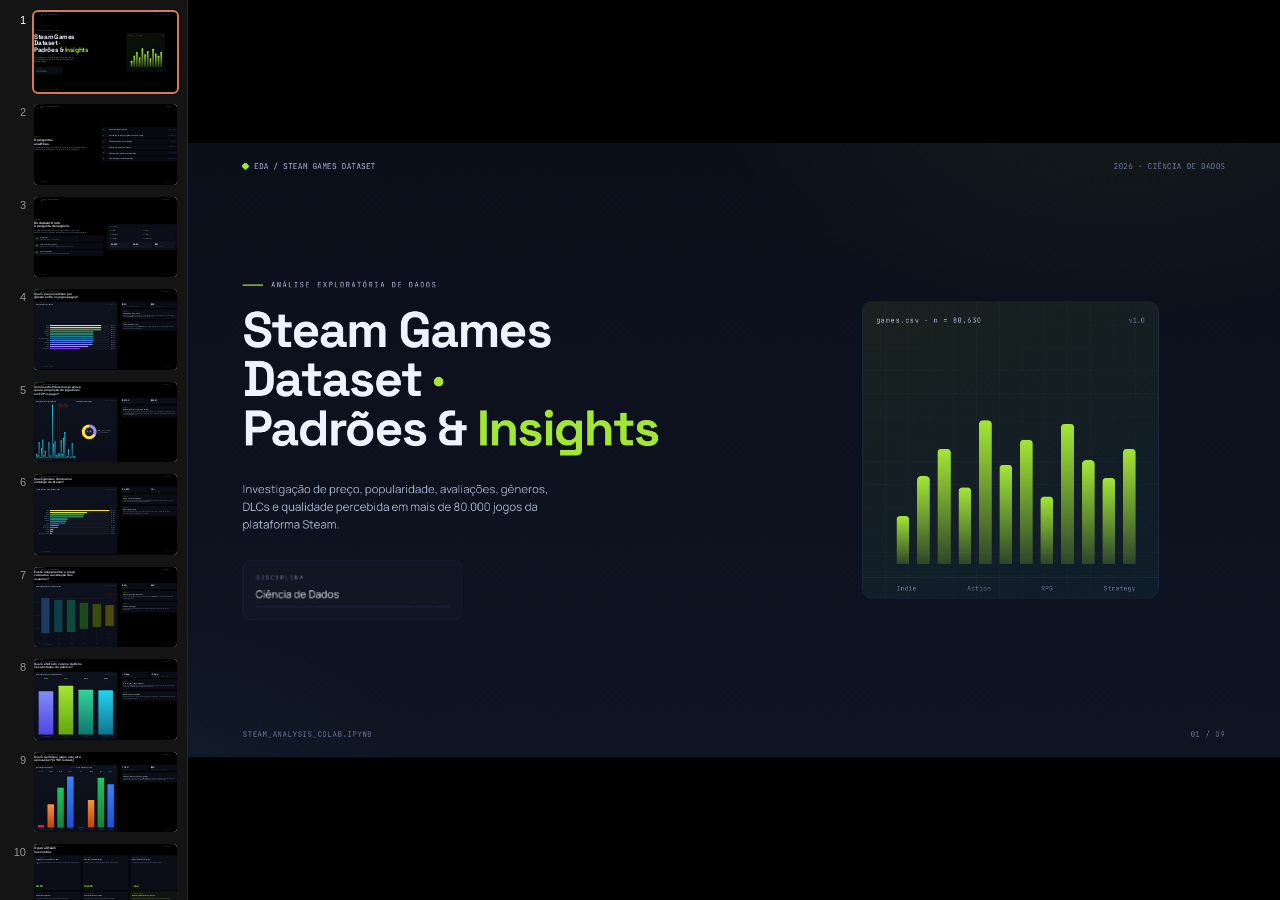
<file: Slide/steam-eda.html>
<!DOCTYPE html>
<html>
<head>
  <meta charset="utf-8">
  <title>Análise Exploratória — Steam Games Dataset</title>
  <style>
    * { margin: 0; padding: 0; box-sizing: border-box; }
    body { background: #0b0f1a; display: flex; align-items: center; justify-content: center; min-height: 100vh; font-family: -apple-system, BlinkMacSystemFont, sans-serif; }
    #__bundler_loading { position: fixed; bottom: 20px; right: 20px; font: 13px/1.4 -apple-system, BlinkMacSystemFont, sans-serif; color: #666; background: #fff; padding: 8px 14px; border-radius: 8px; box-shadow: 0 1px 4px rgba(0,0,0,0.12); z-index: 10000; }
    #__bundler_thumbnail { position: fixed; inset: 0; width: 100%; height: 100%; display: flex; align-items: center; justify-content: center; background: #0b0f1a; z-index: 9999; }
    #__bundler_thumbnail svg { width: 100%; height: 100%; object-fit: contain; }
    #__bundler_placeholder { color: #999; font-size: 14px; }
  </style>
  <noscript>
    <style>#__bundler_loading { display: none; }</style>
    <div style="position:fixed;bottom:12px;left:12px;font:13px/1.4 -apple-system,BlinkMacSystemFont,sans-serif;color:#999;background:rgba(255,255,255,0.9);padding:6px 12px;border-radius:6px;box-shadow:0 1px 4px rgba(0,0,0,0.08);z-index:10000;">
      This page requires JavaScript to display.
    </div>
  </noscript>
</head>
<body>
  <div id="__bundler_thumbnail">
  <svg viewBox="0 0 1200 800" xmlns="http://www.w3.org/2000/svg">
    <rect width="1200" height="800" fill="#0b0f1a"></rect>
    <g transform="translate(360 540)">
      <rect x="0" y="-80" width="60" height="80" fill="#a3e635" rx="4"></rect>
      <rect x="80" y="-160" width="60" height="160" fill="#a3e635" rx="4"></rect>
      <rect x="160" y="-220" width="60" height="220" fill="#22d3ee" rx="4"></rect>
      <rect x="240" y="-180" width="60" height="180" fill="#22d3ee" rx="4"></rect>
      <rect x="320" y="-120" width="60" height="120" fill="#818cf8" rx="4"></rect>
      <rect x="400" y="-200" width="60" height="200" fill="#a78bfa" rx="4"></rect>
    </g>
    <text x="600" y="280" font-family="sans-serif" font-size="56" font-weight="700" fill="#eef2ff" text-anchor="middle" letter-spacing="-1">STEAM · EDA</text>
    <text x="600" y="330" font-family="monospace" font-size="22" fill="#a3e635" text-anchor="middle" letter-spacing="6">ANÁLISE EXPLORATÓRIA</text>
  </svg>
</div>
  <div id="__bundler_loading">Unpacking...</div>

  <script>
    
document.addEventListener('DOMContentLoaded', async function() {
  const loading = document.getElementById('__bundler_loading');
  function setStatus(msg) { if (loading) loading.textContent = msg; }

  // Error sink persists across replaceWith since it's on window, not the DOM.
  window.addEventListener('error', function(e) {
    var p = document.body || document.documentElement;
    var d = document.getElementById('__bundler_err') || p.appendChild(document.createElement('div'));
    d.id = '__bundler_err';
    d.style.cssText = 'position:fixed;bottom:12px;left:12px;right:12px;font:12px/1.4 ui-monospace,monospace;background:#2a1215;color:#ff8a80;padding:10px 14px;border-radius:8px;border:1px solid #5c2b2e;z-index:99999;white-space:pre-wrap;max-height:40vh;overflow:auto';
    d.textContent = (d.textContent ? d.textContent + String.fromCharCode(10) : '') +
      '[bundle] ' + (e.message || e.type) +
      (e.filename ? ' (' + e.filename.slice(0, 60) + ':' + e.lineno + ')' : '');
  }, true);

  try {
    const manifestEl = document.querySelector('script[type="__bundler/manifest"]');
    const templateEl = document.querySelector('script[type="__bundler/template"]');
    if (!manifestEl || !templateEl) {
      setStatus('Error: missing bundle data');
      console.error('[bundler] Missing script tags — manifestEl:', !!manifestEl, 'templateEl:', !!templateEl);
      return;
    }

    const manifest = JSON.parse(manifestEl.textContent);
    let template = JSON.parse(templateEl.textContent);

    const uuids = Object.keys(manifest);
    setStatus('Unpacking ' + uuids.length + ' assets...');

    const blobUrls = {};
    await Promise.all(uuids.map(async (uuid) => {
      const entry = manifest[uuid];
      try {
        const binaryStr = atob(entry.data);
        const bytes = new Uint8Array(binaryStr.length);
        for (let i = 0; i < binaryStr.length; i++) bytes[i] = binaryStr.charCodeAt(i);

        let finalBytes = bytes;
        if (entry.compressed) {
          if (typeof DecompressionStream !== 'undefined') {
            const ds = new DecompressionStream('gzip');
            const writer = ds.writable.getWriter();
            const reader = ds.readable.getReader();
            writer.write(bytes);
            writer.close();
            const chunks = [];
            let totalLen = 0;
            while (true) {
              const { done, value } = await reader.read();
              if (done) break;
              chunks.push(value);
              totalLen += value.length;
            }
            finalBytes = new Uint8Array(totalLen);
            let offset = 0;
            for (const chunk of chunks) { finalBytes.set(chunk, offset); offset += chunk.length; }
          } else {
            console.warn('DecompressionStream not available, asset ' + uuid + ' may not render');
          }
        }

        blobUrls[uuid] = URL.createObjectURL(new Blob([finalBytes], { type: entry.mime }));
      } catch (err) {
        console.error('Failed to decode asset ' + uuid + ':', err);
        blobUrls[uuid] = URL.createObjectURL(new Blob([], { type: entry.mime }));
      }
    }));

    const extResEl = document.querySelector('script[type="__bundler/ext_resources"]');
    const extResources = extResEl ? JSON.parse(extResEl.textContent) : [];
    const resourceMap = {};
    for (const entry of extResources) {
      if (blobUrls[entry.uuid]) resourceMap[entry.id] = blobUrls[entry.uuid];
    }

    setStatus('Rendering...');
    for (const uuid of uuids) template = template.split(uuid).join(blobUrls[uuid]);

    // Strip integrity + crossorigin — blob URLs from a file:// document inherit
    // a null origin, so crossorigin forces a CORS fetch that SRI then rejects.
    // The manifest bytes are ours; SRI protects against CDN compromise, not this.
    template = template.replace(/\s+integrity="[^"]*"/gi, '').replace(/\s+crossorigin="[^"]*"/gi, '');

    const resourceScript = '<script>window.__resources = ' +
      JSON.stringify(resourceMap).split('</' + 'script>').join('<\\/' + 'script>') +
      ';</' + 'script>';
    // Inject after <head> so the DOCTYPE stays first; prepending the script
    // would push the parser into quirks mode. DOMParser always emits a <head>
    // (synthesizing one if the source HTML omitted it) but may carry
    // attributes through, so match the full opening tag. slice() rather than
    // replace() keeps us clear of $-pattern substitution in resourceScript.
    const headOpen = template.match(/<head[^>]*>/i);
    if (headOpen) {
      const i = headOpen.index + headOpen[0].length;
      template = template.slice(0, i) + resourceScript + template.slice(i);
    }

    // Parse the template and swap the root element. Scripts inserted via
    // DOMParser/replaceWith are inert per spec — re-create each with
    // createElement so they execute, awaiting onload for src scripts to
    // preserve ordering (React before ReactDOM before Babel before text/babel).
    const doc = new DOMParser().parseFromString(template, 'text/html');
    document.documentElement.replaceWith(doc.documentElement);
    const dead = Array.from(document.scripts);
    for (const old of dead) {
      const s = document.createElement('script');
      for (const a of old.attributes) s.setAttribute(a.name, a.value);
      s.textContent = old.textContent;
      // text/babel scripts with a src: fetch and inline. transformScriptTags
      // does XHR against the src, but blob:null/ from a file:// origin is
      // silently dropped. Inlining makes it a plain inline babel script,
      // which transformScriptTags handles unconditionally.
      if ((s.type === 'text/babel' || s.type === 'text/jsx') && s.src) {
        const r = await fetch(s.src);
        s.textContent = await r.text();
        s.removeAttribute('src');
      }
      const p = s.src ? new Promise(function(r) { s.onload = s.onerror = r; }) : null;
      old.replaceWith(s);
      if (p) await p;
    }
    // Babel standalone auto-transforms type=text/babel on DOMContentLoaded,
    // which fired before we swapped the document. Trigger manually if present.
    if (window.Babel && typeof window.Babel.transformScriptTags === 'function') {
      window.Babel.transformScriptTags();
    }
  } catch (err) {
    setStatus('Error unpacking: ' + err.message);
    console.error('Bundle unpack error:', err);
  }
});

  </script>

  <script type="__bundler/manifest">
{"33308be4-f193-4c7f-ac70-08e95aad01c9":{"mime":"text/javascript","compressed":true,"data":"H4sIAAAAAAAACtV975LbNpbv93kKTCcTkW2JUndsj6N2O+uxnY3v2o7L3cnMlNNjQyIkIU2RXAJqtWJ7az7l8+7sVN03uC9y3yRPcuucA4AASanlZKZqrz0Td5MECAIHB+fv7wwPD3/DDtn9VEwvB0rzuXjAfv7r31klVopPMsHWYsKmxbIscpFrNisq9vX582cMnlfJbxi2/prnaSbUGH5mEY+ZKgW/FBXLCy2U6Y+nit1X00qWmulNKU4PeFlmcsq1LPLhD6rID5hMTw9M2wG2PXiAfcIfnqesLJRW7J3KZCqe5qm4frTg+VykY/biA9MF0wvBSl7BSNcyT4s1K3KW86uERjaJ2aXYTApepXBVzvHdOL6ff/rP4c8//a3PXs6/LYcv54/zPjsr+VT02dfFUgyf5Gmf5avlRFTQhzI9TmNWVkIp9gpeXwklNPyAA2QjFq2lXjDONFdazFZZ/fqFzHVsOkljNim0LpaDqci1qFhxJaqMb5haFGuZz01302KVa3YLm6o+m/FUKFasNHyjTDNhehMx4ytdDNSUZ9AYvk7muajYlOdXXDGpGGczeS1Slgol5zlT8kfBolTM+CrT7OiL49H//d9Ho3uj2E0+dCZShp/zVlc8V7OiWo7pehS/hY+eSY0LcCXFuiwq3WeZ0FpUk+JapInr6kzQY2/zAlu/ZVzrSk5WWtAc5qmoGNfwFYuiEqkZ3tH4KMaP0QvhOnv58vxPTFzD60TFlNCK6YVUTBVMasUef/OcTXmpV5VgSgjFVrn5krkolkJXGzNpM1hHmWt8wdt/WYpUcrrylmV8o5i4EtXGLATMOcyjVqxY56zkcwHj9cflTWwfBgMfPKmKtRJVT7GX9Kqf/sbO+JWAvl4+/oqVVZGupgJWZ5oJnrvOilwM4CWDUlQDGgI8j4uRF0xc64rDt69K8zXzmOnFajnJucxYBf+hLajkj7inMzHTgwVsqGmRrZY5K2as7ts1VW4EkdJcyymbZkUuVJywR5mcXsJymW0kTtjPP/3X8Oef/ptZkncDmBXTlRIp00VNTlqUbCL0WoicJlWdsLTic6KAokpFdcIqOV/owRRfNSuqmoIuZcmG7HlxJdjK/ZTCWgzZY5EJLVhUlCKHqXzE86nIhubytMhnslrW6yR5VszjhD3Gly8ETldP0buZSOeGKGElT9hapnoBU6UkMCLvi7JiyrMzXVR8LhIcYQmUi5/[base64]/qmZyJ6WaaCWBRhoHBYOsz204ucpa3+F1mfhvzCt1JrUQ2Y+uFyIHlYVf+jDBqqlgk82m2SoGC4BmZSy15xnAq6WAD6qMxTVaTSQavR46zLAtlT64ZUwsO5/Tjb57jfG2KFZxTLJNKi9wMCl4QSChm8VlRATmkxXSFtGCmhLkryb+vRLU5E5mY6qKKenUfvTjhaYpf/gxfJaqo581Nr48n6ekD9s5SoUiI1BIJkgezf4ZDlos1Gw0mnDZXKq5bTWDzymKlUGiBJvYCPd+HLxkc4UmeS91qrgvNM/+NdMGTC1pN6J7fZCFwoMFqmoncOl7cMrZ1WcmiChviwPNVlm0deiW4KnJvHD14rMfes54VhvAXZPP4k+Yl/stL2aPuPsQnZmlfEusV+VSMGfAgc/CiPMoycSWyBAkPGBnjZckuhSgV7YhVhZIhfgDSeu7O8G9fPWPRl3jnNEY6rcQgFZm8EhWc9MjVgMfj1ltwtYAPzgqeItVy6G4CjAUuuZMZn+PZGgQIpXmlFQyXJvDIbuBvFZ8LEp3ZfaU3mXhQk+k4L3Q0TsVM5iKN33lMh3jOh/tDamLa1y3prDo9AGnugC0EnGenByDV1TL1fSWQZTI8mTI+EdnpwbnUmTh4kCTJ/aG5v7vBw7nIU97Z4v7Q27X2E0kFUNX09KC+m/ygDh7cH9LNB2ZqYCHDGWDVKhO4eUSuUY7NcC1muMIzWSk7v1zD4kIvtRwJM6XYRMyKShg5kQZTrXLiTlxrjpwSujOsqSoK3XGEINXJSky1Y0fThczSSqA85fOrhD3h04UZmLSDKpYgU/Es2zDN53MjXhtKGNAUq2klRG5n+sUL9gx+OgCR7GiArEOkfdTKpsUSxzDLinUc9FEsB1c8kynX4vQgL96AdgFPyXz+Rotr3TfXMl6W7hqO9Q1IPSleOPgNOxz+5jdRZHkiiFJKs8dPzp7+64s3f3zz+MlXD799ds5OUX84aT7wtf/A6J73wDffPXn17OGf33z99PGTN8/P4P69kXf/[base64]/8Swe2rodU8XkkqUGZ+KaPiX79Xh9+mt79XhsM96vTjRlVxGMXv/3j0cjGVBg2gc4YujPlsc99ni8z57jUPSwLAu7GCoLUzMgn32GYsWCaz9oyLXsDvev/[base64]/AQ5iQXUy3SRzzLYPBsUWSpUctXuZZZLZ3BgBVICOmGRVOOKtOxipkq6F2HHlfHow94PwfdecGVO/ZBWxM8A6NSMa94udiwW2wmc066r+0q45tipRNmJHQWgexfH6ixVdNDaZfnPdAQBguUGagnIyNbRWc8VlkBelr0utbwqJeL2HvD2H4CnGGJ7eybHPg/nDZwVAxRXYOXOUF+ksEkEkXVxICKibIqhhsZKhYsLYSCcdPhSEaxuegpZk0864UELexwWFOrGTwuyaAUOfCni5glOKz+zc/hwN+xWv85YWUhwZw1oMOa5LUT9oH2FHXcsUf4RBXZSosbt8ksE9f2Is/kPB9ILZZqzMiKZm/9sFJazjaDKbGA8LYdjDGNtUdTiYzDStrenO1rUFRyLnPbXeOlMLaBWlQyv/SGHuxlb+OuZZYNSO8Y128IRjh0sgfIpCC6ZmihAJ00Akq8D0T4AKnYCTyPzs6Y0jLLGJpahTJUx9gfhZvnbOM+lwkSU5CaSZpBa6YGCtQLsaxJxtH8YbxjDdlv5RJsczzXzeXsuIUS65gdjUa/67hLIuzW25PieqDkjzKfj9kEDUiDSXHd8WA3/2I+5brv6aBfc6+t/vt8cDdLeNd849G2N4KU2PVGw0maFHLOS/YjWOhQIlwWE5kRHwHCG86Kag2mZ72QVQp0dCkYWKx8ujgH4iMLOhhHHNf99mmfpQXwFDyckKcYK7WjiUTzkt7+Sw8+f0f/SOLtmB0f3f797XvH3tG3fV0+BANx44B+95zlwVpMLqUeaF4OFnK+yMgGSYetrmenceohF8cFBkOPdutQ5Gxa8EoJ+1LFIl2spguWiis5RVuqmT5jdI4WMK9jhv+QKhqZtjCNuajpx5vweg4tk/W5m/Un3LAuYBYeszuj39V7CrwSY3Z8XF63GKCZjoxrEQ3ujH7XZ3fL69h4BEbJF8exY4Yyw9FPslUVwUO/lJXPeTlmt+uxlDxNccN71z5CXjJsouKpXKkx++KLL+puUJYC3WHMjo4bl2eCg0dhoIQGoVWN2YHOV8uDmsLI8TFQsMFhfKNkdCSWv4zT4Cyb5bKyy/Hd0VIxwZXo1wtirk5XEzkdTMSPUlRRctxP7vWT4/5R3Dfr4DW+8VAjAtiyJT/3Znel4HNRSO/Yj4b+iBcalnLxC9ngDvobWeo76iY9K+TbbTHRuRsECJ+84s6u1OQH2+775NZiD5bEvJVe8goneNSi4SalynwhKql9ymtdnK4qBc8aua61r2SeyVwM/hGSUn0AH9+r98NS5gNzbPuXd+0s83nVfMKj4zt3+vb/o+T3Ncvwid4Teo9u13SP/XhXfg0HB1IYI8dl74Il7Rjl0XF8EnATvw+jPNzcyb04aIc+MhCfVxpWLGTj9RN28+x8cjxYFj8O6Hly/L7z6NB7kqmrOXvnxC5gorWUhb81VFKvbUK+7ncedVp2edRgl2vT5Z2aXXTwx+OaP9Zbgh2Nymv4x2PBeAjc/Sh6ag07uZykbuz/nN3i7Ywjb7Rufu92HGMj/yALtPmVHCyLvFAUkXBw9hV7XuTFQZ89F3lW9NmjIldFxlWfuce6TrJR3T1+qhvNzZN5717cxfO2bJBuPuC+zqldGNIQENEVryTP9SBfLUUlp2Om+WSV8QouqJuMHx2k5k1uN9+67Qs34loPcM2by9kpD3zwvyJRomTvdszg7TvxSc3/2eewwYJR3x7V29P0SX6eXb3euRPXOnUqwcVYuRm1BNhBf1tEpi28qnl6sePGUg4P2c9//+vPf/8rO29EHuDV/2n/s/rOVxgGY6MgyM0LYvAJqcJ1EAMGzZgoiFSIcoChEKyY2Z6wJR41oJKT9cjEmshcF4yzo7vjL1hUVCY4ZMBVKaY6ZmizQa+V7YtMI5UYzMA/xensk5pFSgj2ZiZ1fGKd/ukKTNfWn8+GzDjjbVdDE9eiChcIY0NfULeYrbKMbLpwopQQ2VIJtsrJGpHWyh3Zd/ZRINzW00XpGz+MMuEuGOK84lU0IA0Z3jFY99nRvXuelhBI9Ee34W+TvxiaLq+ZKjKZdlHxqKZiawEYbELR0l2/btoGHBOBvR+w0W6zw04FB21D5DnCKSTqC443/7xrKsIeb1PTqgAja2V5mV7IvH1zO/M4uhdvFYlgMcZjK0253mqBAdjpDQ8PdAWmo3dbxWTHUY736Qx2o6PB/bnWtlOoFs+PHeV0yfDuRRCLVMKC4YlfL/Q+47bi5X6jP26O/h80RmPCNaE51m7bD+8hA/[base64]/6Oa+jQ0/6BwOgV/brzXH/6pRDw+95kBylV5QZAc6JBWruF5giBPP2VJUcxeqXAoTVQIhPXZ5nRXN2CuGbjxDY1jRHkGqwjPY2qApRyl0aNd0Z4jNxCyTyR7iez3yr+m+w2sTTF7T2ufPIbHbwR5r1LeD9f50mJ86ntrbINXRdouJ6gZy8eygv4ASafOFh8t2B9DNNkvy/UAUQXCme9qHNdsYO9d+RjQaYJKvli3x3tMlux1PH6me+2oQylY3q4eghoTC0gDFv6btdA/1Lvxe8mjevC4NG7+n4LnPIoF7UEEQVyB3Gkm8U+Dcbi/25AhnjNl5SJunBsVsFjpAtrmkAtOvaWzMXsddGyTxJQ07c2HLbmnjTm2NMvtgi32JXhDaoj7iRc330F42gXkXhrg7jWudj2958SePv/j97+/8vqstnNFzI6jUZvjk8zuNLxybILF3jvCNkafXO2mRYtNjTWrQsUcfRkFxC2618M+3mkyPt3g0zKdZwvkIT0LXZBTl6QF96cFF/c2kuA1QvveM81t74DMtqqADq+vt0wfEwvtruX1V2s+Px/jujmUyEfh7rNY/Nb6gQ9Af9fEvmoNCttoyZ7Wtdh9hUL0twgiCZKqvlyJf3aTE+4bLO6MOK+U2Z9vxbfjbVFt2KuXbTYW/b6jYGIppjHi4tbZOZtNLdTRqL63vwdlp2aMpI8KDjJJAwQmN4nZ6Jyuti7xtXQ6iurxQB0di2zxMTRfSDS4nS0ziHvzd6T7yz3m0ejWX+m7L2rHtBOwUaTpnho4nE9YrMckwjW/2mIw8j0mjQ9tLm3s0/WPNDhaeQt6aZvpW5IW7ibhlHgXybBpIUQ+zCuRedrQpz6bRVusYG8DpUTvM9rK13W0v2LSwo9pmcLrrCYYQujDgxnDVOlu8T6RV7reut4/hfdxtu4wXpuNdNozgkS2Gi1u7Hw008luN1WzbPKwCSmlnA5N2BjrcqkQlc2kyckAHPHv5sKfAhQPPPMaMNBOtaDWkCGNc2S22FArSBdikSDd9lgqb0jUrCjgHMfGAMt5cKlwdYZKYYQxgyuHo/thAnX3Osib7Pb6B/f7yyL3OT9rCqvEsb7RpqlGfH3ucbsmv7SmI+/BoNLpaw5473maZPubwdzcX/pWHom8WDk9FtEvD2MJ1udOyeTdVjMDL2DgeQL3mRBbIgOxcy5yBfbWtf/zLpdhQalurgfPxQSpjGCbaSiceJV/cdZsemI7f4KijQW3zaaxwAvuEvasPNFhi+g8qza3naZ+9C4SC2y1HHXBEa0qxrPZ2V3dLNW90hl6/0Pea3DnZoVjf9XQm16/Z7m77OvfEbfN53b6TGfz96PPN85x0ysatbYo2CJE7NhKaPxrf0hCXtklBnfJLc2JvEJLdNN2z69+9zW6y1DRXY0oMt8u0v09I0A6fe7zrhfsGrASSk+0iBYNktzvik+kXd2/fPr6BZ1kWc7RTjWlwKWBSlkcd3b3bvzPq373XHyWfx33yKaPE2bp9tG0i6Cs6J+KTyZ07dz/nJ20HNWbfjyGrnlL3S2GSGjHidbqoiqX4p7it7WkOaW3G50rHPEVYhyADkL+Gx+8I/sUrxp9suyEj+Qm6MMjJuxZszXM0XUNOsUu0wKQwmylpo8NtNz4GRIhUANMjc64xjtVmROBsQbJL4LH+F5xJ7AOy6oQmRg+d4Sk6JG5Xp4Arlz5BUTe2I8qARCCQOoFugJ+HGAgHD8BerzvSTGT+g5hqZ2NHp/t9SLR6QE6mfzE4DQNMIYQEEsBOmM0ggc/McJ2L3ArLpQm22yXM7/[base64]/iY39PPotmcg8jeBC44uK/BXZVE4bF3a0OMsKTThgXqv64o6Wz+HLEDzotH1tR7tzXv4BRI7T5pXdbb4yCVinHRd3jdLYfE6bVzraDIfsEYX5DcoFVwIQmxTKdQAqBUBKPN+sFwKBh9RSKmVsULTtJs7kNBwyOc/Bm4PNFEldGTBGIyzZVjYdFhhvAQEVa6mEx6WHQxd5uECcuIrgFhwMA3XTIyCOiLBiYvcsz1Ovo0zwSjGP3kB6RlFzhbBhUieN2XtcTAms6tQDdDF/MNvbETCki4vE4NOkL7letK9EcUK4N0J5LWObMV6zVrqJs/9c5Kt6x38IrMLAeEho+COwF49RGL5TQvLY01zT28KEfOJIcZ8djTCLvonF4OtM9Yu+Rvb1cW8yLK/1qq+br7KcL5TNvZcNhwAupdCQNwCMKWMTBdwUshp9W2VfvlE5evxOkyT55AVqOBAJixBY01U1rDtDQKwascwd/5RHTUL+ZKVkDiB9hC0H4oKj4UJ5dBqtqwJkCWDqBGYlAaNoZnDlTI621ZLIUw6hbCAlzFfggYst+QFpDV9/+dmF+5RhooXSkQORUYJX00UcE6moYL7taYI4CY2zAr+heYLA9L0o8MxqnAWbfIoK70s+F69WILDUPgGINuqAQboUGwBT6/V9ln1zMzrFvVbEuW9uiAfMsrjy2zo23EfznVLyCnOjV8I7Bbf3SAzS74+u3NyUcIj6Lf7Rx5f7jPapgbyaFllmYHFuWYV+AXasnJRckJ5Iq+kzig6cyYpyQxEtK+RYIgdfFuCjRf7Lvi6y1CNBE/[base64]/PtKKP3Quhe+ApeBhyxEf17SFCXwluh1rWU14EPYl914IuO6A5rJKAg4BCQ080AUVfhqJTRIuMVKR1Uf4gZHsdfkIk70QuQRkUnfkEt9rIe5pcE29g+/[base64]/VYuljEyZeZ72YnZ6eIhZV55tmPKtTXz+wKaJogqD77kP9ic/AJFav5KoELDA1Zmt8uiNzSRlIMXTo1P2IFPORCB2PEqDA+UNmZbSkIr9aLSeRisE9PSlW+RSyiJ6iLhGeGbUx4ZANOwC0hi34Ms987HcllYd2aQEsKwm6rkKEWhwympAoDl9Xcj4XlcfUylWFaIyVmFWwXRyvMhhlf3yB8GOATjb8Cw4rwpG/90f86XtvrJ/Gw4aIJq/EY1lpUIWB+5wJ3ZLi5JX4xmxd89Rzg5FqL0dRJaZFlaoGt4T1isxBBtHi7ql3HtMD4qsSAN8moqqnsweqjvtKklSrxN1/AbF5hJ0VI1nIfOVZCzH+jOXslFWJ5tVcaP/eegEwJFEOr8gTcoZZK8xvT0mrjbF14+5JY+jYg2fiACTp1hXgM1Fuxep61kHUi/K47vNDsCebT6MR4rPP2G/rG2j+CCe0cZOd+odI80DrbuAbUzrJJZkVFcAHRpGqBZM3hlDPzWaLd3eBenMUPPQBj7iO+WgamXyiTMzBgtPV975NrSaAWksSep+gg0Cmri/wik+1qB5zze3FmvzMldYIEHnvx43Hu5ZcC0Amkz/W2O3EiUhOQnxu4OiAYEsIkLYnijCltCxF/iHIxswFr+JaZ7To5QniPj5HJz+byyuf5fzHbRqRwryMSgwQ9VMVbAaWXXoDCFkhDhcKr6p9bDR2/FOEiSGFot71Itdgs26QlLlak0jTwmHA+RKp6m7zOdk1aKcmb94AJ0NCijuptZ5yEXW2CsiqpqdaNgIdDmZz7H1135vfMevdHmGmf3ndC5efTmDQSwxUJmlSCG11BbagIZKRYt98e3729PGTAHfT0+yLnN1f6GX2oM/uQ1DIgz7jbF2BwlGxVF4hkC23AKwAyBkbba3uJOTPpJEoAWjWYqByXqpFYVHrcXyRMwHzQP0icQz8pAsOMsdkw5wYg4huQM4mS+lsk0/tgU3+Yf/kIwOEQyl1yLWg9XsZzBbWm2bqltHLPH2wKkpRaaAk9jQ3MPAgDNQI3aBaBt/fU+yHYuLJoo/[base64]/k1ofmYYawhTSYxuPfv2euLuGYwuuNQw/MzARqLPasT8oavC4WauDIP9Nk0fNsH/wTqQ15L01K6w1aDC+7wujtIqmkM277gwyH7w0oaGwseBHmxJqO3hK1jdC/KB3UGHcYz0jbBopP2vS1eMGOpe0X1BASvss3AmFqt388HTkf1L9wdMIvQ/Gs09rScRq775p2ZdJKlC345ZGeWQ7mokFo3VBajIOBYhlHhJNTEfcjq47inWC4UUm3NhRhPi1IrmzrrMUQDwOwBVtLZnTokc0JphTBWoGgMN6ZMSV/G7ykTpeNANNkjQMc36FXMfJJeVFQAJpkqBaZPMyTQAwjM8JUYwKEC3zr2Pk7UMLhd8yEVbV4qdeDzaVX4LPqQWfIY4Iw0ZqlEtwqq2IKhMIdzZL+9EtTKuYW7qNe3LIyxVzDH5Kx+Hw7YxQ95r7cByIahBEelQSR1hIIN/n3FMzkDGaTvLWuF8wpYgnUPb3EoBu2rkFNxegBuzCo/uACUlErO3jKqLlCZM0qYyiLecfJKoApnPguAkinoBk64payqojIHes+42w+H6PYdZjyfsyKwfzVOQoOj0WZSDgMWObIymMOe4IeT5jvA/J1gZhfk4FB75HbB2Cl7WFV8k4CBIXJmK9wWZ0i0cbLkZRSpRYPNhkYE57PxelMLR+amE7JqVXD5XFzrOPmhkHnU+z7v+TzXNxk4oOPeiacOeO1cM5DMaoR0nFSpmAHGy8DXUqy0m6XZKkdxlmcmQD9JkqAviDkiqso3tM8hDR9S+Wn1//p39hqElwuIDIBV7rNPZNpn41KJVVrAA353SzBKTMQUAvnohfdtpw9itD7j1fpiws5gxc3J7ncFJIblqhw5sOicywzOJIozGChdcS3mG5by6pJKpYhlrXm4bhK4f8JeymnB8OyHiwbCeiGW4sJKnMZvRQe9o+MdBNhNfJC/YLG3cR6j6Mvx969f/+X7i4vD7y/ev04+uXg9+H59cev9mP6F+9Hrv8QXh9/H8ZfxrXg477MezeCnR7G3/o2ev5/UT3Y+Ff3l/evvVf/Bf9yKPlzE8OEfP5joy9/iHRrVp0dmXMfd4+p4Y1f7wHz/BOMvSTq2QvHGC5qsxXSVdPEPj1Egh1LEeaBUjmKHVsI7ZFcoDHIdFjUBnhX6zT2WZRgTgv9S8zUEGhW2RgsxR4vvzCfFlddPJea8SmlbzgyNQQgx2DyJikBkYuuqoBpcUUNVqntq60zWGWOqTlhfjzHDAQKGiVisO8FKTbrYIovGoRBEM/8dqHq13cxx1AQ3RDQcDF5/vx5c3BrOYyOybje/[base64]/HGFaI2qm7mYgpXynBGh5D0qCNnoebF0yp6YsiFc95aSkdjbdgQpVQtqBQura8qiQT+Vwv2AAyXyR7ANFeTA4GPg3RUubtxq/lRZLzpWeqhQ0Q5Qk55P4o9cL4NHu4b3KyC+Mi9LwLIFN5XBb+gG00FaFXB8yuvpSCo2n6ULtssB/8iTBCE7CqVHgfEzf2McdP2/YpdLf5Pf5V+qj2gAPnMTXoM54g190xdiMS4Xn4809/I4ZcGSlW5h3yOyuBheMRscUiswE2CT4Xz42XOieWF4VC25uEgECabxwaqMvRNqhjtQyDTqyxDepv0bCD08jrpshRUnNnCGz6G8xrQVcdB4bRFtFCIrG+Igy949D0GIl/ehrgJazyWFtnzKfBQMFyKPPYR/3xpqnakLDF5is4JqkzOzZPArBnJBjKIG/BLEPdE/lyBTcRQ0gG7z5QzQfDHQbEYkyQBFoxIcS1FB4/cS5Ib+VdwURDSA0n1RWdka1jE7Zx09/U5jj4nv2ZTRm0ey0vQhZTBttyAHsSGAYMER00ZRz7r6V5sbayqIxPGpuLXooUeAqGrPfvb7Bk4Zuc1aps2hVpwtgpdpk07XTeAOhzroLRqvrxqOyzK1NOxmsjMiX2+77QTpNKtSt4zhjCqLdfErTV2XLPuK3OtjtDt/brYd9Qrc7We0Zr1R4+F+ocdxmX67vtlmEYdGfzxiPtPjw3Ykfz+m67pWf23tMqHkZjQLDN9ubhE+0eMCLyFZ/FjFIPG6E7jYe6v9s6DuIuv2JN+NGWD2g296/d0Dw0Ce+kp30tyma/OuHE1KHu2LP1MCjdqi3703XDKajCrOHiXmQwu8V65XWvqRQEbU2OXdCYon33ae1ztV4jAcrORXtALYVo3z4XYZ/BOBvct17wLu97hdUut76OsL22fMCwx261R9EZJNAyrdcXkfBR31IdN7cH4IZKmw3sbSholA/p6WjTSnAtjIYW9fB+PWM0EX7Js1NPhHCZGbZvyivY1ncqr/yeITQJRWkMBzllPaqk2ujUZBXu2ashl6BbutZrPPJR++OX7Yt/5H74B+2DcL0yzBPaSgpZ4dmz4LfOGrfWeeUxuDpbpjl+jGNOH0E8RwRNG+Tg3zb8zY0ZFCJXCCeiakSxQWXEGkTsFBXpvim2ba+ZOkWhcOsgHvekK/t8SFmuFyoZbwBdeq1GYfwwQBbaR/usB5JFx4s6Yo7zIjdlOcF91BV0rH80iUT7fRQ+3flJdhwDzJjrNd/yXKb7v+S5TG94x1LWyGr0PNG5yTd9QtVZsVZnLlqD+Wr9EYP5an3TYGZrfzA4QzeH9ZuErcaL9mpnMrbaFECbIaIx9Gli+tRzsCu+oXzIMXo6+BQUd8RVwEp/fQLxwfei0xGcolWRNZQ9C/K65zzaWl3BTNo+ujeDbRLSdVUQIeuiAGzr9hs6tg4VC+2zHmRkuu+5qemNO8g2wxonmHtgy2/Cn/sGWAS/+PQAyp1A+tABOnNOD+juAasHeHrw0tbkRm/0AUMwGO9y9PNP/xkfPHCvALSCqzlGjP2huD49GAHExV12dPcAcGwzKLabiwMoAFtcitMDg1v5CPL47dWBrdKc3HOXwKww5eXpASbJB5fBE+eue2zp9ACY0sGD+xDQzdLTg+dHI/b5szvsXnaH3TkYQmXlq3k98vtD+n7viiq5mywsPmHnRl6J04OyyKSGFwSP0QcdPDi6P4Tr4V0lyoMHw647WNTCa0X/7Fo5yPLatXIvIAssXDW8FP3809/+f1mxu+xzWKzBL1kwU/fjYJ+5xAo4uybzFZbI0YVfTttNK92MXsUHD/DHYBiXk/TgwSu3rOGQ3zoWaDduo7IvFp3vxTuYsJeZ84anV6CKRoOjvi0eH7dYQ/MNQEcf/YaPeQFO7t5vmBdQfNjr3DclB1VUblFszLXGXNmkvk2ReZCrkSH8vZ+YFYQIMUJKfWOy1aiYaBSHpwq+a88jBfWu4DzB1t2HCSlpH8ff/4mKHfh60zkadQtTqMGEqVtkQsaNZR3Cg11QWA+g2sshYX55zrECnFcmewFtuYzCZF1K3nQB35ewFwRPAm9B1y1mAtYdmdD6YqUwglmaRCsjVmHIKAVk8mpD8RKQhUPwHixfpXM/mbXiy5KiSwV8a1kV13KJlY6lsjAbYHXPC8xby4qiZLkQaZ1hhCvQJmU7eqDm7SnV8NRXYMU+JX9mO0fapiuc0ovmQv8B+KTM548yKXL9KrDn2OefPP7XJ+yU3R41b6RYDT2ZYts/swEkIxRl66kJpinQErJB3SC0OaSa3cdXxYYOkUjOi5INTtlzrhfJVMgsinA0A5Zq8Dh+3jQBY0+TbT3d6uxpEvb0oakEYqr6nnsUmUWoWxvk0+5tis9/5DbFNrtlsPCswR75VJ8eQCjewQOAaqZTpuOUu6GHVXnwAAEcVuXHNwZ7uWkOP3Z0sKg+ojf0fx88INTN7g96G0zajkOiua2MT3RKJE7MJYji9/P1t94wq8mnumli+y2f6m0bVDqnkoNdaBn92jgHxkcLIwZnKyy1S2Ejzz+seyS7toxrtarbgLEWD61I9pkED9XOlugL2dL21k1tcQVda8BeMeCs3nA/xDetJR3YiG3hVlSgkCNybVIRo/DUf4UHPiGgEAAGcmisLAOFuIVmDTDgUlRKYgSuH/DoZxja0CGynKlVdQXJLACVBZALjfPfgq/sJwEQMktLBrC4uFtEAWr1scIAtWpPszkbje+rtXHaE16vfD2Sl9SJgU6JnCHjadr5eHPgVmgIh+wYNgHMROLKE/2U0LDYhPohrswh9KdW41XZkRbhxtLpwzBjN165pe+I27Ppquz12ar82GbkG7qh6da5C5pg1FZAxjDvnYmyfzS4TGcakD08Z8HL6xiAL13UVVV5WbFeesHNxNU9lTe1as/iTS26JvBDwCAaeNIpgUUjoLSJONwNKB1ud9vNvrZ6erwhUDSBurp3vW378VZSbLZFvkjlVW2zwCcPGFioQCOGrzaK7bJIeWY1bt8Y4LWHqJXgZngb1d/wcP/y/jCVV9ubLNX84ME5ZC5QdgPAG7KJCKLiXPhk0uqsfcHrmwCAm+PtlFDs/CBtHTwgdPC2rHNjB4S1aqegq4PGiINf3zZX9COEH0phNEIPnNCmj9iXPuwJ3XFA21c2lXWz3fbV1sPX3Ng7zdcevTelvFreMl1vF7laH23vkghjZJ4uXmLYZAE+IjJbo6bdZyY30yDyIZvtsxq3z2H5EWCYXYkwAcm5AA1EbXDTOLHgn/BGbdI2P4W3PQ+Q/bGREEXGC/inmSllpJqwzkEt07JT/JzGRzjmaH5q3l5BnGw92jZ5kfWwCeCE1s+dDfGJXigYErCFJ+55uBbmMQjnqtbsFApEdEc/Gy8ihD3tA0FBJ2tDolcxvcTBhSkHClat26HOwaHbIfpU62aOXmfSm4ts9ttCFYzQWQ4DQ5V6ya+jo+NR3/wm8+jzu/Y3NMZC4zhuE9BLgDBcB9e3m6BICO/12brp/e2IFgCDnBcpAG5OKELIGSbrmhzOiIoBE+YYfiWmppt4TM9S9KIG61UJe0wFBbkV4ElhgKMHofZKhHNxoow3omnBM6GmGPWPgNhgk8Ih/KZe8t82g4CaESz2Dm6xfbB9Oho2cRB2hlZ4ueU+eUCaI8E8YwYQhgvKPMxl8+IpQWzC5E4OQDpFafJqqOdD5sFBQ7QnoEsPKRMbFk3mULHRAExTkIbmc6tsIXis1xG8zi/54YNuQ/T6Gb8SA64GLx9/xTZSABBQALntusKvQw9hXpgSBMpLEWwHmzR2CPqBe53Q2k5WA0YC3+KJhXNhcwL+sHmaRrLWi4hA+DygirDx7ogVfDzBcfkQwq41zHAQZwAvC5efugiCXlw/PSKId4zqBDTswl7oRvOWH4nh1W0HjaLHbnn9BwDhmNTVZ6buRF0v3Yer9UrS+5ebwNjBzRYweHB3G+h2c6yH7B2z9Ylp4RFVfMBTwPEZM3HNpzDA7bc+sA+9kCX70SNhRipaM2oIgYiEkiGqUS5zGoBq8ilYuoF4F1WRk/[base64]/CHJkTBYsPAD4RL3zJ89fPnt4/gRBktzVs0evnr48b1w7//OzJ46Pdn7qmcssg4B8fw6awjld9eB/qEaF7FQaIPkHLZv1ZxCqeIfC7WNW9frs7afvSp4eR3n8gX36bi5owZ/BXXpn/OFtPTZchu8IewIAeFwIrIEMW9YFJ4bkX5suxPTSw6PAE4MGF2LCNeG+eo10oq0f5Lfps+8ePnv6+OH5E8SyCmI5b54aOhjhbm1RknGXAuWFZpNAH4fyfSMGM7BOmZU1yRbv33v26LpbAvd+cMo62th3WQBwJ/OO+l2PB9Zyo/Y0YeybrKcJLuGJWOd8vgPHHkQgOgwBzgByidAs5BKiDwNIesrFx/oc/jlq6QgTWVFQ84DwXT9UN8DKVdyiogbDqSt5tL/ZURdIPPg1XeDmrX3Y2IDbYEJbsPwtp0sTFDGE1wfyN4NSbZaCQIIcIFfgv1tpOXi/Z1qzPN4DDm7w990SYE+Vgl+KaoCY8r0ucdBMnwc63z4EO9RTVCzhVPlfZ9+8SPC3qCneARTd64vmfBIaglT4L2GYpg4Izg6DLrcV1WaKUwHBxrzKo97rWlq+YF9xmaGzhTpinwTzgGMe9/rMtxO3pqFLdWkc9r4YdW7SXHuKfYm0iB/Bl+DGTwUoOZinChvgk/sy1w8AP2DBoiOqxAcptM2sWWmw0Kppwl4U9DxAbNAGhhJrDmKX8rgJWjQvXK2Vuj+ISBCMTwGBhXX4lCBau0a9xlcRkqDN3f7LJ9H36a3402FARIvuBFdndli8Progy8PAP/QIJxAS1xBukN3fh33m3UuyTcYyAJ+ejOWuGNHx1ElZ7JS9+xBmg/y2c0Sh79VshUpcOfEKfjE1FohLsS/Z4IiNm7fDLsAI5bqQ/v3hkP2bEKVHDwaCH5cIYHQMpA3PmcwHhmTcQpL/0JU/wYATvMQmHIz1iC0L3RBS64DcmYlWMVYRUDZ/1VjJTAWuujdA6TB41xCWI0QJ8XSXNDo0nVvkJB9EmvxGCwl7aePy8YFCI5gyYIB91vsEVL0IpwZ8wYGXqG2uarL/tggGqyrJMr0Cg1dnMDgFLU0h/qfpJ0QX9M5jxLTrMG57+UVkkXRWcfq1Ww5x3+5Rw1dFlhVrGw5V5KYcWc6v5JxkvQimvF6LPrsUm0nBq7RP8cre8mle9rHuSgWoL/PivKhL8xDAkFwKKFh2iOhwh65wGRk2fWe2riBE3tIJYGmj4MDxyQFateAdVtEEEBVAtvZkmLovQFapNU+D+QtvhfquAKNCH2+5HNpmNjy/BOsaQmP7A7NDIo1yladFCxbYWjMjwxhQS7Aj7YXSpOMmcajzREcxeybmfLoZ4zkwoAQ2xIi2tUFA9g5PIvp6UXmCN20Ok/7mtQbuBkSO7MNkso3x6/p4CJyDRDvuYqR039Rad0/Qr0/zVE5RrvjQZ73DXnuXBR95HAP0INpqHmEyPPpMLJcIUr1DjJHE7wb+/AEriBBOsandobBOSDHzTHoOpZBNAbEH5NQMHTTjZn+eLaphqa8H1enm8QwWIBK0lFm3/ZNUaAgNQ/7cr38vTeT508Z1VDG8341m6H4nYmu/ygfbs/AfmrwmAWQoFfBFAvAuB6MZ46/+bb2dSpo6XPjUa3jRBaapA4vueOMZNcLjEI/2L1mgSb2GO66HmI1bPVnjB/3bR1B8OqHfs57lYvgL+ebgJ81L/BfMS7US2ZDroCgV0DQufYSAMTX1NknAn2SaeX+MVPmmgYVLS0UFaJp3PniKaWg68GQFXEb/sPAEGXtUID6tudY0AoX3fLkUwGWQCSkfqb6uqW0CWGXOZqssI6PDUPOJxZjnoRyJwFmIArEqsaw1bnxA7zbVbqHXSmQbFk0KvWBU9BORvWGSTeHAuj8cuEN046tUIkw8AkRACnRuoM47PB3WE2mh672P6oar35HB0qF7/Zp89Mb13UCn4eC6xYuWbvqhz7757smrZw///Obrp4+fvHl+1qAI5xoMyQGlrMGEK5FiIVXPhzX2ipGQoRH5bbXKvSpQdU+uds+Cp9YxVuRo0kNhD0VLRQV6OBtBY3CNcqzXF/REDB7Ij9I28JwEmwEJs14JKqDjgWczpmF6Z31RVVBe1DvhPYJp1Dvwrlqk/huqIHi7fduTVGou7iLK4BrI28+LVFhKravDWbum7+x8/97edxte6qhTYbH5612ais0kDnLAO8HcoX7Dy/M/mTAhhqWVzMfZvQqnsy0ZhtvVlqzFWs91P3NRLAUINVawpPq4NgNZKtRi3Inft/3Tq0He82gOEjfOrUvVHvEG2opgKpMgpde5X1kqgTLqCjRuc29ZwRsQAOqOm/mThn/DVMcm/[base64]/ZcxqsD2fhw3pupjF7Q11wY1B5bPKBH1p0G6xbrx4KLxIHlUG4zDWa9lHl3BuJve2T50FFxuJPPcsIfe4raLPn2nPsRvm65LgrqJamslucG8JxyaTXjaoenEygnWJUsCD6LAYLCoOsFqMUZhlWD/CMa8S+5yODi+adII7ZgEAKe3v7QpeqI2pQDctKRbIsPw9klRgPjTa/Mh/8ltfXQxCK+dq8fhyLUd9fGRAgn7VQJTG8NjG6z2zmSGfYLu9gcH8TDjvibL7ks6uJkSc9Rto+/QbAYH+SmdAvHYT0ODCJ9BJbCKNPPqISKUwoBKfYIiPjCwjHw2K6oUAdswJw1K+SDANQJp49GIpOrjdNYJaGAdAf6KfCorCrSHmHryGL1K+LkLXqUD7AaNf345M4+AUL+EcA7U72e++SUQmbzaTsqzutDRYtDanqRSW0MOoLZxLQwi6gakx2TP/QFT/wYVkK07BLvY2WyrBNYkCe+Rjn3mOm1R0v8ouvWKcIFGOVygCSKtJDjgJ5tm+ayeImewxDgqH+nuIEx1PTCFtrA2C4IMEvAeefljiMTyqcenVmGA/eyLWYmFu4wLQyoGmTy2YowiXHlBD9Xd2JotRg8wNWFsufUEvhsiMFV3ibEmvaVetSUqmUKl3CyTC2iyyG8iP/NES73YRmlhrTBo7z2xf4rFd06HxSF8yXpHPTbGomRbTOc4lQ8rim/H01iSbRYcuxJMd32Ka5xlkPyHLqRtBYQJX7Uq1sCEbMCiYmgEMCi0oAlawGyOoYdUXxMoMwnnpENFRzsyNGva5aGovQ8/VZ9umMlJGm4LM2q/3foxSFJ7I7b56+7udtkI8LHu87eejbjPjv16HLuJu7NWoUuia5c19cGK/YnqUj0J+yuk8aGpD+cJH5LEdTiG6DSLbM14OEFj1P5nGZ8PAGq4dTaRjwM4L5kWdO13bZ7OGDmaK4ixA1uHJ/Q7Uk9odHCwmVwYOzxVzLQZnlNE/hQNjkaj38WexcGWmSEmCwVayTECzBHPa8d2bc0+LIFdd+AjIrtFvWhk/C+oIHm3HWMvO0PgtAVcHH+LdOy2urtwu6ETzGvaTZ1e60bMQZsn7h6HtzK/ZCB+c1+DrJeU1jgT/AqDfjHoO9J8gobZ01FsdUcwiZIcV5cxgPLruah0XdMTKpzPiulK8VrTcO4yONscAEG7wlhCfZ3SancaqJrKh8FH8pWP7amUJiTRR+QA43lLo6nBk35Jv1u7/Tex8fuDKqtUuh5rwPnyK5QRy+cNZDEvpTpQlYHFRTqRynhPQdbkxpY3/Ev09MXLb8/fnz/50/nDV08evj978uzJo/P4U1PmW9uwwrhV4RQKHYf5e2rNwfWq0Np9KTbKrC/IKyfsiZryUhjkTZWwJ+Dx9OhEGUg1U/IZaARgHzA9Cwr0EOQEepCJxamCnfPJzz/9jXLB6q5+/ulv2Ll9WChGj/SdO570+UEmrkTm8gdB2m8bLOxdd2jaTKmuqL8StlFT4BHJpdjQ+UKT0KsV9YZI20VFnubXbY/qfkc9YMwNCn7bb+w75PHd+cjbB7kUmv+bQJeESKa6ytwvPNOA9OtaB8SN38bwG/3ofgrGqEvreq9ys/Gwqor1K5BtEDndXYfUgseQbR1cZeGvZyWfCsQH6yh1UG9n53mrhYw6Hz8cCdi22gP5ttzxhsH+r/i6WIqOngxAz359PMnT7i62RGTu3XEVfverXzjQ4V9ejwZfXFgOdSk2cSPS4ChJvmA/rJYlMRNuonJO2AivAvgNOxo1A6kh3MkNbtRjX7Iv2LgO1LoUm61xWjujs+ZFlO/[base64]/9LXibfcAUV5Yu5FF2b6pGoWSsDHJT8LF3GANWkfdW/2yCF46AQcmtwervusltS06Mv6EaZDFkP//9rz///a9NeDS6+j/zf2bk9gNM9ifYYC/[base64]/7iB4CL189vTl2NRsp4Iwh/4cHboyb7oo/agFlzznFU78pkaiiyA5w+8otnooleQFtDeKjrHpumHanWO4eiFkxToB2phC/[base64]/CaJNypRaR7lhm2FpVueC5KSNLbMRNsQQ/FabrEMOws20Ht7WC8keUuVjlBf0Y6cQw1lqgS4h2aUBdMCjgtIGiurSsyDZdVjzZn3RhCkzaFcKYhEr/gTiOH60HJd5McVsTGpVtBhhtn2ImJp5BlFZv4m4kRuRMF4J71deQp1uhCmfSzhsuRj1p2/IeMWz81H59M7yVNzYlpo9VIm/VK+IaQ7Oht8Bu6H9/tEZzL9cu0NSffZDSpH8hXy27Y++bAHRUPntrQmQgktlV7srqhEe6EgtCyuhs1kEtjYMLlqMJHhOiWUKdCV8JqdkrFBNqLRxtG583hO/cxtZbDN0homfQnXtrF7+ggeGD2zBJXYwF4tBkKRvcfCY0X4D6Gp+oKN3E7D476nqLWcY6WoXyDdohXx2P2sAWZ2r+c/Tpu3TzobyO3/oNaT8RQ4M+OgE0aMj0qJPXvU7QWok+O6pWfiUqgJ+xGRLKiiPgyLOygucGCXsq8raXb5trjzA1agdf2FPT2+eXu0e33RY/XXt+dpa2151LVK/C0b3RUrHpaiKng4n4UYoqSo77ye/[base64]/jFSdoXYl6m11HcgWGPDp//Gv78038zpTERtEJMcOdVROHM4qBDPD76lhKwo5EVTZkYMH8mU4rG8CyBP//0N8cpnNaOuR1i7aaGXgJCad0ZqPInkCOICKr4cqqHSsKFyPUZpevBmVK/wsilnraET4H2i8aShcAiwBu25tmlXywU8r8SpnRRAtIXN0mP6IGtO0NB1mSTtRxi5IxEN56hhuSGNavLNm6BPYSB/tZ5Qb4te4TuHF5+TGjHTTHjY11Htt0uwzgEZAcT1LaaW5qDJFvPvVaPlH3JIHF5cBR32ve93GUnvhtB1Fkx6ffXnl20IdFPVxAhuqqM8IvUE71jAeG0IGk+NLjsnqjOH+NSAG8hOgXNtrT483+qf/zz1vEgWC6naC7y3O0eLTyPNruusdJ4aph+hiPyx7tF09gGd0wxyZREIapEzGZiqh+CZxsl/R7C6DYD0BqNlNCPueZRD2Z5WGZc5k1sXzviHei+N68jdCLytAOEc5ey1AVWbJ29glePq6Jsr7g3wz64yH5j/EfUWdi9nYPpBwvSE1y3jgWr6zXsVIlaQW1C48Q0CP7P7D5VaGC3WGVr9A3ZMYQXkk6BMYYYO9+toG6btaL8Z85YDdLa2C8fPT0Zldnxi1Y8ON02J2g1YGPfxtDxRfeZLmKmi8GgOa4ZUWD4/K+nYjOKAg8jeEcbcx+u9mFc/hr+pvkJNxq/rOkrNHyRREmhtedGjEZ5yT5gkt68a56C8sz4HlYySz1vANleSSRB0ywIP1aKIMsZyCa+fO90lAjfFHoKSIAjq3OX2zddd1S07LN00VWz0ncN0nDNFxsTEl57UaQiCkogkzOnxdakd+5ueWQ7CgU1CJLiH2ZZ1Hst04ueZzI2SG6iI5YO3u9LpC/ECjS8heBXG4aIUOAwQcMiuw9FrooHBNIntcKkTYg/p8inSXFd90Nxcxw8PyueJew+4Zc8GN6HTODiAZuIKeSTkpcK+18UWerhJWz7OGnUDOynz4oJBLT3mVhOINy19dGebNDx+aqahva6zkfS4sanYJEaz/[base64]/cXR7VF6bUwozdwbfvnpG9KCcY6qZRg1JRziOlE2kXvKSRd++ejYgJ/aUTxcidhm2lVhyiTk64EmtO5KK0rSHBGkgTdR/xn/c3CLYThvvykHBIg0LugLlVNT5PFv3JpDI7i0ICeSU4NaD1/aCtcEPNHdxPI18WCAWnNUY6Ub+iJBeQc0JhPO7d6+ZfBmsLkFEWCOSMrjDtIxUKgARZRb8SpDrtW5qypzXpcaxhFjtG3c+drKhiDRhrwz7hCDiuiNiohgXPCmuhSLdGNclF7keEAdGDDCbEgP5+i/YtCilj0RdzMhj7Zr2FKRA5pAoNpdTG+WMllj2yDhgIP6h7gKDuit0oxXGgTxYV/AFVT1J0f0l+Jqy1TJ/cH9x/ODnv/6f+8PF8QMvZF5pKLEAYUfGY20Tx6l6HgDiwlCadMPgtAQBMiBUrLQ2RZLOBUKuT1vLRvRJDsDVRFdChB9GA4LoA00WJbJfSi0qAsUNjT45HX5QK6ZJucZpW1zva2pj8HCL2wEFhxWhDBqzwWTzwIIZ6514kMTVfMKjUR//JqO78ckEjZzjo/KapRwtZsEjR3dinz3CYG5mj+CiNLSA5Crz+VAe3cvZoigukUQpneHwgg0BETKfR1At7XUqqwu/kxT8CHkKvkFl1lmZxSAHJ5mfYLZh3FAFwTUHLhkZ9yESd5Y4jFMVdziewNrOkzz4EBPgmFDADPJ6kqNopsMbWKMEb3jt4Y/JB4PvxBBQ83sqK/9XLMnr/Y6lSnpxw5OB1OCvfN5nPLni2Sr0kHkFctxPJshMZAlieOAmjrFHH5c7vN0MJoTHHTP0eGGbiR86S5byFlJRJA8cF9zsxIHZiY2DCteT2AX+TpzC/RYb7qoyWds84WhdlfOKp97uhXAY/L6Ena05uQ6wb/xMP+CdziMT8Z/IfJqtADK5NwCfrRXSid7o2RuFsMMbBbAaubj5woaQYd4rsrhD1qD3NySgU9Y7sbbqMZ+oIltpcaKLcjw6QRiF0YnzYQ2KSgLG+YiNTgKscVNwgIpTKszAMmIUoO+lBlzAilN4zSCxh/1MimvA/[base64]/9UMLG1ym2mNrxh9yT+255WFI3PwPMZBzsk8NwSroSrGuA1AjKOA4gSCA4KHJnov/wGgzhRiqvDZZjgVbYZGK4ZpIS5+B9M/yPfhxXOQHAGxoR5kLqdjfMRwUXeBLd9uq9MXGhdA4PsJBEA0Q5MfQxICIoBWharasxqZxgN6xBC9nHUE4gJDCZmUxfmACBGUG9WpXMTGTkO5V3XF9QG8INBQ9uM8ejtcL9ab2J33JvMU+tqN1E6eMyGsSWkEWM/[base64]/k9aPmd7BN63b2C93dGR2HzoTODHi9MxjPOCFobsPlN2M6ZS6OMFwazwYf7Fu/dfxLv6AxhPbb65AeRAPewTp2bIZ28B6gCm5HTd6So7TDBWlrqzU8kNQpDd2D1jDd4BnxNNcFYOuQrjRb5VOC4m0GfnU0id6xSVZML8esB7kGQgVlVFioPDUFq92OxVatOC9Uq5nv7BzIfXbdZ5vOJQL/[base64]/+abfAVyH7Rf2x9tdVB1MmUvhvN1n+XXTILxlAoNGm7BRfUK4xPKOE4K2vtd9N8ehrPXtvGFw1GY7dRX0TnxQW5W1i+34pUx9zhMiA7QqYZIpq8EKen4VXizbZmLqYba+7HV3/RHkN9F5swTr1uquvgwC7T77DJpTuFFc/9gqrRWgF3SsYrPErRnG/mvZmPDmckJFtcdiemnqthEadT0QkmB3Y1sDg++AtjbA1g046y0g1g7C2o4rLFzbUNRuOKDqwlI1UE2bT3a74NdcPTI6JnDwhlTiv6FOsKWg4ffvWeS1xhTcunm7DlNQfKSO0zCPdxSQ8wO96LRtao7UtrGk7xDFAyu+0aT2+higMWayTqVo0syOanS/MLV77NU7aMkyhGYEJ/ivWOzuBcUg+O1lxjqkE8wNyeObioO10myoeoe3MHu+6wbtpgmGUjip3z3yS5KBOnvYKzWoYX/YWT9sKy0SfBz2DMLbKjcj3UqZmDXpVWh0BVbRUgAe8KJclT2FCugQEw61TQ4H5X8AJqS6L3L8oPDeUbrMxmWvOaFjUiAQhPOi5htWmdm3kIa33f+59TT8ndVqFG4u+Eg/9wqdXhZsYHSyDUXghMlbt5qE+bGwAsXKZFnKFm0Zo2ex0iGfqIPJZJ/9EJ6XP1j8gR+2yd14D1iy3AJevo/eUwmoUgwvk+zL8NEfLti4eSUBSjyTk8yDzIXsf6xlgynXGEtl3m0SRyh0gnIxDZ2jic1YPetulOYbAjgMEL/aYdOt0wtv0lT4h9gp+yFgZ/agg8c/[base64]/wMmwHMUqxsBAA=="},"e2bea1f5-ffb9-4b04-9269-88e975034141":{"mime":"font/woff2","compressed":false,"data":"d09GMgABAAAAAAZoABMAAAAADOQAAAYFAAEAAAAAAAAAAAAAAAAAAAAAAAAAAAAAGhwbHhwoBmA/U1RBVIEgJx4AdC9MEQgKhGSEAAsgADCDOgE2AiQDOgQgBYdGB4EUDAcbFgtRlEzSeBRfJcRxXSwko8GaGu0rSEK9OeT37Ame5+m0P/cNAlZysqTS/YDQLp2uOkdrbV41JPX9JpjInticaMQSVTKRECFc3IPshhLlnEL9X0haNplWUHRyQlHA9H0tooCT9+5/rdU/qESaDngJEBIpk07s755rxdQir4tm1bgNDQWvXKYRslZWdQZK7FoOOWn53PHs2p4IArgBAEEwEAQBBAGcJJOM9OqzfQxRdAALAAI4ySUX5eNtftF0U4E0gPfpuhon12GAukKNAxiI9pYpEAkAChxMOZWNJzBgAXiP6Pu1C90/QbsgxenIvf/+CpWr/gDpGAiCHQVEYwLZqLVzOdMHfAHzBnw+hHmOzeuQjBsNQYkfAAE0QIku14F6C1AAYtPSQR2Blm5hTC+9GmcVq4qGnAL5QI5AJdTLFPkvIwAIxns8AD9RVeXkLA/APAAFaEA0GgJEozMNEIkfDYWHdIJ+eV+U/[base64]/mFxR3NRm3VhM5du/r3/r94ll7/+92CToea3uPytidHJyru5mfcifn02+rui1H+LiOl67umgyVTOCIseMperjxlKDj5qnOSyQKZNJYMikpWfg40SB1p6t406sCsz0aGqSNMAxB6YQP3Xw2zlo8pSagZtR1aTAT6CKGTRqI62b1U/lBdp6tp0+ldVGaZoaq0vS/eJLH+RMWis5f1syoGLJa3NXSVc0l5fw9Cycf+X0JZ9EfpjTb+zewlrdqsCX1zdIvAv8uQhg4kkVQV5sJjq8yAE1AJWgcrVXEGQ1rlF/MBaVzL8fQYBqfADUAhBLMpnU0cIsgi8en++f5/kgAAh2stLBv/evjIQ/98Vlp/5/xlK6NVeo3dXZSX3/fPT6+69//E+IAdo4O3cSkHl1b0fHoeLwWZThcP4cnZoa2sbJ7eawfsXIjH7DXjjZzg1rb4fenm1pxzqmmGP4U2PjnIQPkhiNPQaZwzjKS4e2a07vidM74k6f8LpNqqryovbti8qrspsP/f61nv/3QyHS+wy0ZnYdzPMOdmGPLYNiHbKjmkRo7BHIHMZe8vTlDN3uCIcv7Ii/2HXGYdMoLk5ynJElk4qdzvCen6YZe8Khm3KwdXb+m6qwhEzpvtiZkZYWCjnrW1qb6mV+U2tz3aUS7BW0jv8zkkIkSXiWNhNRSlNqm3FmX3TX4QTz/Hlc8XSDAKpW7/Ok/D3V13zarmn7AH/+8MgdAH/+8d0JsiyqRnsFMFEACHya1WqcT1B39RwIE/Xa6aXqSYB/GS57ThEAwOcC4CcOAXxko5GGlp5VOjqKA41FdwBvqXQChWSlo8IrZ1CjWd5AnWK5Bg0SZRWaFMqARC+1Ep1JwC121PHKGTRwcwFN7JxCG5F0oItqnkE3lWxCD6UMQS/1xKIPN86/6ccJjIBkDxQbTA8kvCebKNMi3QOewrADKZBVvktvLtNzIyxCkmd2V3Isg9FiIXgWmQcjKFtQiRxHd1Yxap0ezsrzWBwT8IrUKsOYsq/hSk90PJXJ0GMlnqTHUjpWn6FWbZ+w7XPln6L0VB+FFAUqKaWSCioKVUFmU2jJpU0luwi75BytqY7v3XwJUnn0NxKcmi0HlnRG0UA7cXrLMDrKF1BPSWxB1ltbke4/J/m8u20u3s9ieexWNxOS9fcaYP/m+ZooptxagwDCPfuAbD4XRbNoooshptjQxC4OcYrLDM7QqU0jq5fwg+pgbxTSu55P+vcp32DMnS7LD4XX5cFy1XNEevpMy6Q/zCL4cxYmabdVldc2Zf/F6jn9agA="},"359fc5bd-bea0-433f-9252-491549ba26f2":{"mime":"font/woff2","compressed":false,"data":"d09GMgABAAAAACKoABMAAAAARngAACI9AAEAAAAAAAAAAAAAAAAAAAAAAAAAAAAAGoE1G4JgHIFaBmA/U1RBVIEgJx4AgkwvTBEICrporgMLggoAMKw6ATYCJAOEBAQgBYdGB4kHDAcbuz1FB3LYOIABLu/mSIS5Uh2BKMqWIlH9fzxQx/Bph6htwkMRSkXtbrXS5GSVoJQaVJm2zimVkt3KUNAjuCli5Yi1sTgYFsdrjZs4iMcqwguWrsaMKcxFJUBgwG5zbLSF2W7ig17xYsv5/qvr5HhUlJ+v+Z743CM09kkuFDHW9u4x9ekmifQJsfRDJYklMp1U8BCJJll9eNrmP8LapvsfN1faeCIhcuQ4OO4OOCnhiDrhjlSxetkuyl9Zbr9Sfq+/v2v+dZqfJEtfaIkt6UuxQqj4fFjEiXHvfK2Vn+vc12nrMAHDAfrAaeKAbGdonUNeWhVaXo/PyTxsbtZQm9YQAqVDrGYcTc71/yuw8nzv67xdrQoheIIEAgyEQXjedu+PaBdYF1jgESRAs/qD377dvdu7N/75RxYl3gSBxAFpQmn5/c99zjz4MDdZAlKrSkIlXARjfk5XJbaUvy1LQOGRndxq/Pftp8vLasuecgsj8sOyCIexnEexaym8K9SJjCnXJQIIYGcd9D3MATbf35sz2/9YMYKLi+PiCDdmZp0pSqfQdKF1/3e/Fvh8dFoWSV7gOLMn3XhRGC/SzQhdXkWcYqr8hRzusuQQQ5lCFXPbuSzt1ubpx4b5gR+sUTA0W1XXDsZKW2oHC221SpRtGM+NREhFfgXJUtOXNQbtCn0MXc+8jUT7eqSdiBj5texMrZJvDadLFF/wGSGEULLbPm/NbUwTO9ZQblZxYYg03/[base64]/b9ikcmGTrb27cStyt1dWc5LFAZ766B8CZSED0C4PUAiFuLIyZIXZfKUFw9stxGFiZBrDh5hmDAQBQBjjuFABigsWPLlXCgKvirmiHPUF5LLjlb0CJuRvwvcj5xAKAN54bwdg6EymUcDBug2IJoruw/QonrfBCwD7lBY/Av/8ASDwc+afcLZ+MAe4gnkAihTAcTuLCyBtXMpw5z+7xzgA8CksP2fxeN0CMFKVFrmMcGUC4AKASOCbfm+DwygSZ+hOJS2TjCgaDmbjKIbDTb8OvUFNqVmj2IJszIJ9XAEskqT8NNH4Dypt3Ij3PA8O5fk61ApWe/jQUv31cNd6TjwMiUoabrDeZnscM+vDLxX/wVk9JDqJLDRii71mfGgxmTnR2Z+P/6v8BuDHSC1MPICLWRykDFK0k94hW13q8lzfUnY18Fn/[base64]/asWqZ0MUW62vQ2Z4trRUdMXy6TqanA00vjg3pb3VDreGuW1j6k1mpdtdqljnqPE0FxYoIVW+qzQ68GyXEco+h5g3XNWdeev+bgFE5IIF6K4DHquQHGYFFAWgZ/jvF7eMVPl0aBOUMizPqfydE/1hn+34g3NOZBjxyQG5BL8QFlsC45lJB6YrBQ0DCiRYFhhV0SAzqTIwajupI3DSBWliKKJdnUsPDLYP++eTRU1DPsstFIknvwRMiZd7gB/gRa4laQIpDRBUSUtplNfFCN0ztBbBg2+kPcNW/7UvFc1koT+KW3+7Z/MMxXjaDp67nh6fP8XLEEcDbaZoZES2+ysPQ2LElwbBvQ8jCf8SyEx4zs9Ung4rX9JZxkf3+0OWV7OnDBqJzLK5DPNXVkoqhVQB0jkG8R5rKnDcOENN8gz4tPoUjiTC361wjKLlD0G3M1ArDHpZkSzc9QJBdMqsJ3k5xG9/puUT6iyxGeRFyy1S79YIrLjic2udsOGVAzphnzffUZ+/j/aOoakLBDIaxEf8AHTh9Dg0AXXW1oNu+jOAjVErCYtbu9EhApauk71W5yg8enxc0wdUWyUL4TcmcY2O27Z/SbRw85wzU6l0GzcqFA551XlAU/omi/fd4r9E1cfWOeYTRZzXqvhjnDjoXBoUA4eau2iRqn4LOMmWBj0Jo6GcKJZIyIDPUxg0bogmm62A4LT55yU7VyJs4VNN/SmFOs0soqGptC3uB4vhwgIUwTAQ09F2RhNICGQs1vWmjQH0ydlRoM7S5elY8wlOShmbM0FSeZMvNpIS8UkeKRdBXtUQq9Mc5wQWNmjkTMYxEkMG61KbLZ6HvCGcwnYl2bIXwma9SHXgP4NYh6FajkU9DMVvONtHjb9cEghPJASFg8pTt92YRGlE/[base64]/KR8zZGMWQaAwOFe486JLcwXFey3Oc5VFk4z4z4krsPBXCMg/00i56ir45nZz31qnQdW27XjdhOn9jPq6QIqb/JXopgJ+aW/PkXIf8uU/fOHjpo9ov/h8GKyvTK/4fiOffzAylo3Cz3dVELT4UkLUEEVTZwbaad1DrTTZCb7A5TOvdE3rCqFbjRv0kkJcQCYWKwR2EKr5MhiBYWBnHaRQjEITAUSdKBHz7iFAaUzIsDDL5G33OUyKviOf0gXie1s3r6PN41DwFcr7jmuO+nREflNZzk+OdtJm0YZjxzA/f4ysp7pwaB7FG7uq+63SpB5mn13bd5v2I5xq48hPOr++pbsX+O9Q2P5GPlEgLBkvGFvRox/vYiT6ypLNopGBYUQIkJQSjgHMpwnFGvcfoTrzEqsApBCVQBzrkEL3piuGDWP5rS1qlYQlck5j/VS2HpRsOI6TNiJJtyGEgL7F1yrXRUlrrMJlNpFErbcGfTFU7KqheO6IKsa14YrQHRGgNZkD0mBaWyfHX0zW2Ck+/w6CNZhTg/[base64]/i2ohTA+dM6HFSUnh7NAUkSwQIAjwCrC6EfxEqsC9yA4jh3BhhyiJ66YZwx0PJCnc4IlJp/N4k/1sdeZpB2UQmf229ElSzjrr536fTVmxmawIF+txa3oDPq+BSuLdL76xU46hkvFar2w4cIH9oVUqdtGOuIUA3lY+9V09L9mSHkWqt90s31hpJRy2lyJUArAz698eEFP3209J7RNJ3r6b8s9vPC5FT3jD/S8ZtN9s3biAXDfA9T7r/Iym/yJp02mp6lJf7JsDjD5GZ/hkzVkS0A4YivIKe8a1Eoa0xhWdA0YyN/m8+zeWQE2eF//fly+b052wzLzxcGywnsm9pNz1PTOaf1Hfxtf5rPAVTMOFl2fXJNkusxii8si6TQzk6ktE/HBoCzkCsmGgqCuxNIlN4T1dMBjNFrcbXrEQ5ppX9Rod2p1NgNqtFt0NKrtyMCW3Do2CovdbglGJ9vSEkJM+kSfFtD58OVCLsWzLf90aCpDjY+ab1v22RBQBQRSyA3Yoo+n8vTulwr3cHZQ60OAyV+5+0e5sBs8Y3/yg8rU1sxz/1RXf3LdSCZVOAc4faSxQwnHTPO4gulQoWSARDtUCgafN8ExWomS/sO/N1KvSeabT7JrIM/J5nnJaxgErlnxPFmoZAaGE3/SfyIkibR+cGSYzoMzxfSuPL33o730XucngODMBWbGZ2wzYzP+PPiumL4n7z0wdoBMeO4t/wj8t37DdTnDH1e8bgNgOp70CJFSa1gc0ySskjjs3Y/YbAZD+gzIfrBr97TvnDTH3aTbm3mXZACeD0ibO7qzEWWkKxMTuZvVe1Wweo+6WcbkA3lgoQQr3yzkL6uWGmzhADlFhgO26YOb+K+BDnuPKe4xCJ8QThFlAOo8JT0qdRocQX/bVNtmlY7p9NH0KYcBurxxCroMMmAvxyqUQWYDZZwFuI1GUXMILF/7pe/LTSh2i++5KI3BDAODphKcfcXHYKLJrMdVugm0Vg1FCiYOx5/ycDOjUMYJB65kljccDOwb8GCeqf8DpzfcFkj4DLTI+LpYd9XTGrC9pD2ajVzh8fjzfsSzKxrJuCk6GxmJ0FlPu+SEZkRzQjJ+MYHuuAkvd+YcJnU8qcK/[base64]/+wfWDMvV9aLB4spJO/6n5y/WXJvMnuLgwPGC/m+1+s0Wu6G8UtSvXuCda/hauwA9Xw6KjUfaqfo8HRvxCqVmu+O8on+SbcNTeG+wADBSSVsltDZ++P7p4D9CCTz8ASYg+zVxzquvRgidqctf8wv4KdgYELcI2ECtQjkP0e8/zz3JC9b02BQJc0Nq2d+6pbm0tO2R+ey0UDso4OW4vL8FP6tiUppK7g3uYCAIGos9eOEtD9PcXvt8lrrRH896F98D/HzY8857ZDwHv7YOJ/l7mWHygh32Q2hV74seY+5UnHmz/61I9bjYeM+LWnQhm1ePCzAi4fPZnrFCYBUOZjtvp25UWvVF88/VlNOSJNkR/8NEHibDxGgOnxk/ZTo2d8kNRGeTNj+VJ8KzFJB9pGuKppiD65PXxnpiX6o3HrvNerxqQyQZU14PpD6apcyenkjea9E5VTgEcCpyURTtjwps4UWmbTH1Ta+tN6pVEuWpCwBIUrPiUx0uvnPW9Daxia625ddwKQNt68Yg7EsQLY5B/ds+sfdboox7RWDvL95S/7TAK9wlFqckY181k2OEvn3FBt5xV8wL1gsjQfbVCw/jYkJ5r+FO7pCKSNSyv/UPIUuyybubdo3fGgnTwVuetVI7T6URM/mQ2oqGlCIppdJgVq6f1YEuJ1R93+SM/+yH/1xFnuy9GOqKx9nOuaNxuhW6Un5PfCDUem56LY8Aw/e53liDm7emIfwvRr6/Z8lpX5dHHjsKHpJJD4M8H/I3f1d6liAHT6FDd95NxMkE6eLPzZipXLsSdpNXPZiPLKHcC1Xl27MXAYvNF9thS9ery8kfJe2n4JfKiydh6lzSKlix9dK9ElJOfk+dEzdHpkUR3luEVfwmsZaVBwV8VXnD57qq6qur6qqr66r7675kNJLvrvL3kq6vzTdwL3t3L7UsO7AOSTbawB29r+l/UvLipDedigRUPKDTMKT0sVjlTwQuNI6J6aUCUBUCsYomPA4+IkEFAVmBT1nIm1gXRKB2snpQgmgaTn4sgqTMFhRpTQdAEgRlQXciZuRF0JpWEW4RSkFk9K9w35fVjzDZlx1GwhQeNDklSD/M8jHmB+cGwqgANOmkESDBCACxQEZzjvWaAcFxwQ0Ox8YFW4+4zwLlypYpu6RCTLcIT0cMUZB5xSIEBmlmFDEQRkPDboNP6A2LQREApwJWKE/v13Tsybwbc22JjBYII2kOL+bEpiKCJ2hQyeRa5tO5FqKggZFWCFFdpxGVsbQ7H4zqCFIughWXAiH5VaXJVKIWPzkXEZpgFfkqMaos5dYRIEXGhGKUFEg1yulqVEJauWeIv5RSACp4Ih6L/X5ChUj2nQRvtd6UHvcx5CeDkCZ/02XI8p3/+rKGIBPt4LXMcEvPNSiJWcSCV9MIU0yHZ5FFICXU11lRrHXXXtoY2XWGrnU56wBt9wIwTxn5XUliRNViXlq4s5apG3VsXW63v7j7YVBva0/Xu9rhPkUUTQ9wJpCd7Q0Yfd4JJpJJWBvlkMO7UDzzEUNM1m+aKKc9mTitc/eJrW88O7WUb3VX1xl7RVV3zdd7YHbvr7/5XgCimoQG9Mqb1uB/+YW+Ms/9QbTAiFX5vn9KAYfz936v3Xn0kS0zAJ3HiRILuzgYb8LxLGCIYP04UIQKRf4ZopTGbTiPGXAFz+wqPq+b+G9VibZ8W/48wJeGymZ4OtXpc3xrfmkM3TnFWGqYiQjiNyMGyd13deO6ccdnJDp/p6umBSQcmyLSfYqE1QPpJAlcoQ+xC3jxRgCi2hC78dHMTDvT73n/f8r6QM/v/7Pyz36FMwNnoLs9p1lYSCt9/C779PkLTeVUBhSSzxwM7rb41yK0rT0/WVqjUNU3TlZVEOgSSMIr5QD1j7I8NzlcK46xexucJxkpCJU5pzwTgyIpiWV6SGDjKk2Tab/ZcHvie1512wMAf8YBdREpdaQi8+87/4vryAqGLq6uzoz/V4ZbWDqshC0hObGFHAhtKMAJqltekUlsOhMUJRpEjC2Dlh4Qi/UTdOoLJiqvRjKGpla+OiGOfgHo2LlcdJe43Nx8eYrH539Fk4KxefXorjh7lgdkidU1rkNf3H2K3dJeKJq42zRjf+/1+ktIhlk5epuBZolQOTYbSeAVuotTO2dsbdRoXdQhhhLTjuxx6edfNx1NTba6bR6ZBsEMWxyfDLsP/1/8notYbAXxX9r8SGQKG2fxyuen8jPOyAgKe4UG10g+ttg+3Vw+VBEv/8uz0+PT0XY2h+zPhJmDJgUxImXWMIg8Gl4Ogzvhb9gHP1yVEao3Gf7cqK2805zstJMlyZd/[base64]/Pnc//h4nZVb+4VgUUoQODiQ6WTpu2J6B/Dn3XKIiSDCrJaSiFdq4q2wpDlfQxPI7eiqT9NcNeBNsdjzQbOJG1Q1TD1RfiiFkOL49ja+NNhVf8Dyn9dT4I/CHD7hASalIJQ6ceOtIrWkWMl4dK/Pru4vDg7di0wp3bJ0PpbaXMZoSf3pnu0u8wLtKF17LHMzjA7bX0drXKBr+u7cRQR6DGXe5SKhMSITqiIZ/PxYS9KZ+UaLus5Kagh48QlYARpBkYAuCk9aqGDj0FAbzJwpvfeNNSXsDxBryyn0yCY+u02xp8c/XF4/I+Hfu48Hra6ujI/M1ti1tc9Xe+3p18VB3jW7kzixu6vW93ma1UYsgq82Ogji2DNfljs1EQe2+lhOzQUAGHTunO5i7CxE0XfLQQ0NVyOYYVZcIVbsenK7JUYqHUvCfLQlBjNj2v4hlTmDZrS2MNMrbBAu5IQjY6Tjt6ea20kiwSXuFWQYA7jxbqqdk2uKfQcx3o/SoTSLZ76WMxvMXB96/35/p6VauilhTGHUeGFrUD83fhf5cu5eVOVQlfDHcbnJfzxod1QH+qD20Wbn979lx++Yhx6KzmpWZ+RuijLHMlbaUAD+bHbrZi1zTCg5fBQ2ZzvexPbfY4fXrZsN9A9+720GddxNttS6xbc9B5JTKg8DcvKHq6e2wjnrIzXxp//dqf4B9NtTqM33RXdV+4HgQcazyoUGsJqIF4J/Ut2kDWgyfBpS8oRgbzCSsEqK5iN853Of9cW+Bg4NkZ+viaClEoknrW7026wuevMQCbQxBM0DMfG4u/Wglrfq4IG4Eriapv+7+Kkzv+7y0o6Io7Rkglc/ZGddees43Jl7vI9+0FuhzzPyojSFUmAZb0shTU01DAIB/rCc5ZgD3I17+DmHfDA7/eCKqyisNQzwSi3bZXABN3bWi4wg2Ar5OnG3IawbMYJmbA1dFIv53Dn2GMYlxUBcZ53C0ho4GL8pe7TIj1WkY/dAQ/Nc74iaBoTXeM0Uf56YhfLpmaz9ErgqkqiN0cU7UQVrme7GEqv3AwXeJu0DYFVTIThFqcxQppzhtjpI3C2s3QnQz6Iy9FdJ/DXf/kAWQgStMt5u47OhMOn87LTgHGUYxs6782g2/tYS7bPwB9nsd9SPug0s4mi7MYa2FBdREjNzYCGvLJJBmouYxG3JpV5k6HU2zOhhrHd2Pr78Q3SEcoK0aoUQVlYR/XgIfoRwz4Sxp9PF8XymM+mpqa7jjOn/Kmi4IEP/hVw4m26a+iZgrg1fOvHk90asEFOMipFx+m6piyWjAWqoIA31GBIuhMclxcZoCiS5PkKFbI2otl+ATJedNf2FLrztS7NAwYK2/dk04ODFuwkOan2Ju3BXAknmUCDh3WDNJ7X6/hbBmbv69A+8vKeY+DWPkYYGqBr+/n7SOiVqWKa6RSP9g3WMtsoRZVQOKQXDhfJidqBB6zOVKTatmcg3AIG2zxjEWt3JbCRQqYcQwpGRFjfv5HcBBUmRjW/zCkB7BdFJOTGh9Cl51RUWAy3O2qnNL9cJ0SFObshIxnXM+UeZsixq9Z1AlOO33hQVAIQKgmWwx0khxIVoqRR4plHJpHknoT7PIawaLlZNsEcb/gH3ndnP7eyMwaXplnUtZCe23tfURwcRfHNyfpc2zO7olANd7UoamtbTpcznEW57ddK+A0VFlL4GQShXI4cufpo7rsc0ypmx3I5YsodhewV+bgp1ceyKyFmiOKzEFIISJhuSQd905vT2YQkT618tByGiTd6+FK6ZaFnDUSDFC/qgoDJ0dT1ZeQGK/+2G1/Bh3TymUJFey4wDuTrd8c3jxAn1eDpVIcf3ZD+DZdleMK2S9rtDbmFIS+ZRcFsXlTkLvDV/EKitb+bkv+3RAq3M2IEh1YUyXKbFuGoQGnUb15zThjFqHuVWtDMoP6LCmFZlbG8Y+Du3bvDztfvlbI7dPf71E7/TvAv36FYwEnyBeEsAOL9Fx+CF/9f8AFwO7qF565CEkKEEYSpFaHetelc8lx01mzJvUYGojmwV1AcsLBXCL1BToGl8+GmBEtLgZCfZwAzFbaqmnEW6kJ8sY5ivXByjIefs9nuOESi6ezv+gaRLJv4DUihCUbHdJW7Dx0HnL+/5zvNhN9QVAfLfZz0yf0IMWjpPKULpoV90/[base64]/PHopHKkoI9PsNylMviQ1WdRw9LcUlO2mGqRX3HuOXijS/[base64]/nAA1AkCd+4dv7yfBsXBzH4VJzUTZQ1BcG9GwnwPDkAbNwQcr4+kZg+MMwfjgASm4Iu3Ivmx4JTVkN0nTxHE8cEC9/h0vY2yJ4iFpEYBPjvYj/nqZHYaTX3NIUMf61gr1tkSMgRKAEcx8gR7QNNDbDEN/CkalB/bqzvNwAdzh276e3Gyi4XcwPg8AJ0c2ih4dDx6//4ft1sMARMAFILne7v92cG39U/8Bh/hdrAjotIXFRZJJ5MjEuCbCRksE/xWEjqmPNoxqD6AVk7GIeuiJWdIud2FCRZRPoCGKkxFstTDr//cHON0mYxPoXGsBBjogOAvTW1ddjRHgMEmiFVxh4OV8/CfeAN5zd8pFCrJNYwcRgDJARwZWvGqABWd5j+mZnH1+HADrdHgY8GcI80xaW6p5eHDCZADYLlkS4VBZ/[base64]/zXXLl7LjUkaVH9qjkFkdX3uK2Zlxi6D8LbD/F2tYBypwQDzSCiD6YBy39YUoaWkhfTrL5UHxsv5B3TPnvwxclWVE13TAt27lYUL5kacWy5StWrqqsqq6pratvEDZCTaJmsUQqa5G3KmClSq3R6lbrEYMRNWFwBDMLK1IbGzsHJ5d2bh4ULx+/gKCQsIgoWoeYOAYrIRn0k5aR1alLt5wevQl/I9mJbNH4n2sldtpYEIYQDYMnWaRajIhFVcgW22hjvblNQBDF3cKThHLWwKbIGdUuhhXXaW1MuoFxoeOuB0ObgSAapk8WCU2W1aEBssU22lhvbgsQRHHXF0gVORNNkTOqXQwrrtPamHQD40LHXQ8OekHBZ76XG8YJ+2MI+u+/5Dc+lv279qv+tT/c8T/uP2WPXg/W3WHvRz8CBgAAAA=="},"527fc2d9-20b8-4855-b199-505a25d57ae3":{"mime":"font/woff2","compressed":false,"data":"d09GMgABAAAAABq0ABMAAAAANiAAABpMAAEAAAAAAAAAAAAAAAAAAAAAAAAAAAAAGnwbHhyBWgZgP1NUQVSBICceAIFiL0wRCAqrfKMTC4FmADCgXAE2AiQDg0QEIAWHRgeHQQwHG4IvFeOYVcDGAQxYiT7J/18StDHCsHag9Suxi0jjBWIqGIoQlIXnpnsSNN54/t13/CoFwpk5nUUJj6rZs0SaMuwxrGiyzHJz7jKVPwvif7pIMvqiTz7v9ytHSDL787St3h/CaPRWd40kDTJnCMFiHEVxiBFjFQMwcrvcq/L2qluu2r1sBm/u/iII9X/m7P/nemdeEnNn3/nql9FYEia0yUcUqpTYxJayWwDQrUMevjnrX+GhgIgiFhSwZCatb2vtcttjELPtuP/0T//0771lMr0bg0RTjBEL2iEKLjZ7R0kUvxTYg2WcFGuAqbdMB3MnpeDqXPyNUAQWAOTo1HZWjtlR9kpggWyNqOzUqiQlZfjRMjj9CGyqkTXvp5RgeHUyABhYm5TsX/o/XWk7f2d1EFwFtcHb5+g9XcJFd3blrk6lkWYtGCmnlXefV6dj0NpngmNdCKGTeR2UA8RFSdQBlelStCmKKpVVlhoyq90qK/[base64]/MDQKspQWFQxDaMAWRAPv8BeMtangDwKOSw3tnB6Bpg/QtnU4BW/x0ATICSAKpwAFGegwFA0ebqYAsjo7MIAH4gqBrlbW5UN5sGZbKpihjKByBrACk2WqnGHgQsAyiNVYW+l2ut2eRCXMzfpukUB/1ajR7Hfg0vj8K6AMhZkfOoF8Aq+QpPGfDfUaQFT2HgswCZPhte5mJU3T025Mjfj7sMHkOINcfazjrsqBWnXOdWz+3FvdkUAGEW9m7uuJOucL3bPJ/tTMHZR/t08aJBc1AC/16bvQP/7reJQxcLCPKqIk0VwGAi/VHFTZEZJKegpKbho6UTEBTSxa9brz49aHoIAPJhgNixzPCgFZKpvIOAALGbBJSFOKqojdmIG5JOlIPSwC7KnXSkamTEpg34fPMM4KwcpAUB0K1oSp5mAZYidRjtAdOq2hSxWCovcGYiWIQjbUbXWT021+6LMIachdNiAUDREyJprimKjSmaZy3HEF/R3DD2MiGG8UkUr4qin2e8MYGtiyJPNwGW5XmK2nEEikVBmR6KiPgjUigeWExFjKwK/vicdPx0zC+Emdh8pM8n+iiqJCQwqPiWEUORD2d8NLfa06TGLbW4VHqLNpyHXYrUIir4e4IfMNuWpWo1azJjVqLIo4eMHJl6Wk6BQgvMiYqMHhaqraRU3rfCbyJS0pWbh/HODOzUmpKduRVX0cQRJeMD+s8guBNdozvdzMmgq1aVVPA3bXVsI2sADHtKe9hsLphp7jdVFkq6dPRSvjWjEJEOsg3nk02xgl6q37kpf2vZ58TV3oq/5NFlBTkkiUBGPAb6NfmZWnoE0IT6V8vNw3pnqTFBzFDW5SyycJqIzRQWpYY0aMQLPHr5SS1/TdbVd1MkiOZCgz9WKW7RlsuwK2dzW0oKuRj0xE1co2usnb/b8smLIhkWGsTFxWZ66TSmMg/P87lyJIgoOwKV3t0QxXuqs7vzdR8Eo8MipjnS+5OCP7PNBFnxWwNZT78qHBEVGu1oJWUhiVyQDxSOvQthJRhL5ndCQ8IJfzldp7n20Gf+GDL79nZ0Y3phheRhChC0ZhV+65r3mfTvmif+Tv+hc6Ej4/vPF3JfgrttoGyl4QmqVcKgh0o++vhW3YCPE5pZRKwS/4S/L1C9dn1xbNl1zyhQ1iF+fmjRJU0xTQcKj56HdRi96/pHazLVshXXog3ng215EsXV07GGvd1grXl1NMlqnX0m1ue37LzkeEEojSForkfomuYsMI7AOtOutg2Z7pKHLUHmkT0yap2Me3Z61BcUDEfa8c1TXPOQ0PK+Yal0bxopot0vehBVCnlDIlx0MwPUO/Z5JBHUfxJ3CgRpuN1JlQbr6wDfoZGjusopx9vVTmSK03WgCm5sKh9BEfHtrfl0s7Heh1ZZUS1JqbywJpvpJGelD68Cw1Y9Vafa2jPFp/qqXIB5EzYmVaWAU6cmsYwtD+jklcmQvMFoTdUbGkDx0NrSg2sB6WMfXCLwnHu1H6eir6xMPvD/[base64]/9ujtONmw7aXS5zRZXs/EkpA6dotapZw+B6LWpp0dGE+/sFNAtgp3T7ww+HXltYWTrV1rc1lb+zm1fQ6rgvWdDK/X3vl5c/Om9x+pDYeUC8NHuRge1WpXroqA+jWDkqjB+JqEKnU2iRhLCz8JV4RVwrxHHbWfaigajgdAydgIkGcxUIhKmwxarQ6uzOSz3OJGZBPxwDz+4NHVZmcxWtjI/FTiXg1jyOsp7EMLJi5P0wa9tLFTiMgeUiqB1HZeHAyqLq9tlCbIN4utWRZBWau9W18k/+OSL9evi55klgfd58Xr9izYBRAT0Z+HVT0fu5TxQGV39lWnFxB++5e+fKKCdal7fE0s/VJP7SXjRSz1MhfuE1vAibsn3LAMs53kejouD9wB1L3XPQdwL3NRWCrSUudS8kfqClDZjBT8ESn6NgxoSsOs5baK/u1/8PMP/vPtz4kShOt71oCBPcqapOoe6hFAzAyq7I6KqYxIl6jo7sZt7JvlGTCR368stLrfRmIuWcr39JYtiMH6Ht7xxvqm5p9kfDgQb7ojG1yMroys8yZximAnK4XVbi3hRWkBHeUUWr4ffrjM7LedaCqlOb7LbzrV9ziBwx/MWZTCssNkYiYoymc2++CvOsNusDjEqfN+d3C0mp8tgcODmhg6JzuJUG1JaLY4b4P/6zsf5wYWJhWu3VwPIY/eOzE4E1P/7O8H5rlUR8Wv1JYcXFac/7Zlt3fTxW11SW02vGjcMb9bb7SN6/XDA2VBjf0skfqvW3tBQa39LLHqrxg5OrjQw7vNYbLiTzT7rf7m0wd5VZ1SQE95LmL49YkXFrs6Ndf80zXcsKdtF/Em5VPrIKHNp3AP2u2oK8UZPe3BuobODoFbpa2/i2b1ioqRcull6qMWp5ziz9tBZe7zqw4FBBoICOlpYh7e7nF2RYb+ALjNabBqdzWkL34lz2ZI48so9mXJBrFKS5T+s3ZPTkQOrsma+0CnVP0vVHKnpqTpAgeLtMs+D/dy1ambo8tMVFacf3zUEwTuS9JDRhGt1Ztw4RA+Fo5PBpj+VXjZaHsrLvBrwl5sdIZy3Yumx9CwPjDYPyTUBK63zOMxmj0mn9bSa+6i+5jabydRma/bz+nT981tjUMxuoxlvw81v0++Q3oI2RiNurS3phtAdJVZFICSz4QGZnLadskoCHXKdnfRYiorQ1svm/ogGph/9AywWJ/S+tEKoQv1ywsY0qruNtNqu0xkJwrJiJaxGpvM1mKGZceh95ly5NvclOcOzF+5RMGXnScYIMc0+qUyDeBXnvm6wq7mj1Wm/k3qNesJuNW2jALvjzv7xiVCwK2jGnaaPJsigr+XBkLrp/jvZfxsJp/lBSUpSB+QiQbvT+JH7I2NpmBVy+NVE7oR7M0xOX8fzXe2xNWb/3/UvCLMqKrKEL7hLEfXqc5k1Ktr1fMctaNJYXWauuZjOO+ah2bbokUjsCLTfiJvNvkPQ01Auddd+8NZM5WXRvA/eLhiovwjO8oUvCQQvCfkvwJWrXs3uXRpw3XTlCX31BdWp66ukTEQ+krwg6sKD5enyipry8pqKJvxP9VrBxq/87cYcu6RvZXk/vrvXizcLUyJxnvAlXBrhjb36N+hjvXY1bF2F/[base64]/fx/APhcuoL+hIABtTTV6T201pl5b068mgzEQYVmZqrrHrHRzT/QP/GDdip3vHgxZEwBgQkopv78dkRoijbVI4JIg2tc/h7EmQPf3Rpos1W2jkCYBLhhxGdZeKOlRzTFWDosI0uaWlgzZvxb1g22zWX4NUWgHul6d8PpUf3ZNBq565AU4D7bNod5bBhAAoCn/N1z7Avy7q7BBmRqtaFGLDsMN8Bh8hQDKRhJohR1oDh3r0q7rrlbDFnTgACHkRSoaQ1NoAX0ijAzLomyXvfIL+aX8Sn4tf5F/yQY6gy4hG4dwHKfxJF7AD+In8PPaoqRO6tn6f3yL8lCPUd/YFrvC/mL/ssvUEdUiU2SBvBymw/lhg9wmWzSgaTpDf4AgBjCKGGaxjJ34Hr/Bn/FPbNE23fUInohH8WT2H/ucZ8Xzmnd61Kd8t//kP/tvpgAEXjCWAiBQvpeW7+5Gj2nbjovACHPGslwsAkHIb/z19a+feQMO+BzW16voVS8WhRQwRFA7iIsQBVF0B/qSijaZTGhamPQ1t4CX5Grb225WuDTdaPSJF+vFyUmZd/eCrb1bqCjSThOIVBupsOP+7q/ZlcD2PAB8LTvprcRWeo1SOpeyLZaLZVmVyeIlcGkxQ0oR+HYWV0gProSWhctus3kjs6bphHQuFnMweLScks8HvV446rVaR5mMTWmtengoHPlBkNeeNmjEBTlEjOq//67euHbVca5ev3755L9R4Fhp0DTlttOYX0LTyizHn7ple/zl/kRsT7jxj8vtHg7P9a1p3YrFWpUu8EpKRvKCeiHdAL5UTN5IgTCs4/[base64]/GjOm74DId7FSL7RNplb400wrRdEHbGUQkpvQx+Wgplq9XB/l1UH1YwohsKxE0ZCothsur5QLZ/rg83D592EPiMHzHC9/midjPo9jsHZ9uTt24VqjwtnJo2TCfedamE3ZKR2lGWlUr6t5FPJPNsQVIVCdbqAL30uR9WTMs+E1juN7ohBih1bWbl4Ed9JyJ/6y93Nd17n5WVEeP0+GlPVYhGk+G1SU1HMSJ+8O9AsP3no5EZulG+9hfyZv9/x0j/85ddjnxyuLezvP2u2+ShQi3xB/Tt0sGWE1+ab4m+R+yp5bHRC9xMnNsPlRx97zGq6qvBoIFGtVvZ2qaZIY7PpW+gx2XxUEkUjKSIsp1tiyKW6W1JXjiVofYIebw+JAF1gCYQIElw/f0RBrHuhsAe80VRKR9OymooC1vDjj7eHOjdsmxrwral9gX27BPrGa6BsrBo4B4jsUG5Sam4b39KQwJ708IKWg4C2LHB0hVeTrVHs47sYC/O4uyJQVWeQe5LDC21j5bIJvVTKHf3avKMoWb+2aSu7tQLTNdevxfYbST1sq5OFvfr3AT8Bq6sq6xTPmeVNh02uGnQHG1OTgXK9S8JJEeKhqCZEPEM+hZxSSRO5Lmo2z6fWgTxvRKk2+lm257RbvcFgCIFrZDMQouzwCAlC97BwvcWsGnfe8/AUi1saAq5rMDgaFtPJpLEoPfzEk489jIHHnnz8oe8V+qApEQfDLAn04CAMMf4YIYybZuFuPl/cqQsvNROZVIw9MKOd/e19NpqMszRF0xTAd8ElJRIMUQAzU8tTyKk7iCl81ZtEnarJtoHrtspye86gQwliYavaGZBgDFK2r/MdVm71dlB9ZGeloMfIRUyIn+m3BwjmOk65bN1FzfZhC4qomh75Ise7UpoWSGx4rnzSsko7+dN/+m8yDC+E1TTeCDk68Msx+f69ezdiQ8twMRILjvKbm3r1irXv0GHt+LJZa8KvU88AnuDATCBcKqnqg/fWpJaIC8oLtSGfKWMsud7OQsfW6cq9M6aw7VA4NS8Nuwl7HxsIewvfc7HU8nLSMS+IkhxDy7HY3h4NSPf6qd7+tqRsW42MhVjWSMapk2fPlsXJhQcwmafWy+LLRTMp59t91x0BMmFEogxs/OX+5e+3HxmstsrFYhICDxvbSE2JtCeahpBwvrCREc6smEAmrLPE7hSJL4CLZ9G6Q/gqOFsqHRwd7CByz+5xknTr1n4bS0aK2x5Pm1GfPtMWjy3MLzTq9Uq7WjImkCIIURiMsqq9c8KWjeNoJ91lE4vOcV9PfeaeQ89giaZbeR+AxIjURR9szD+99L4tKUpckvQSI10CF8G56ZWVBbxmjQXGo8MaV1BkOZZIzKoPD9ZN+HUYCNDKRpRWe5Alg9MmvTjLxK/XHbC6GiR6/[base64]/FZEtvt+n5kgahWu1QGBY1cPnKCMzJLoSeWGhkoMu2w4m6Dtb+LJtru3YzGBRDMuCH/dqKJCmh41yptZoICE266EhGo26hj5muYPmEFy9Wjhw/[base64]/1qy80n37y1Z9ruG3jYN19AFzAAAAAAXzzkIP5B6pG/IsBBHlfYvxA57oKCNlDJkQhaLdBbX8TaEEEtbZvZNNtEIMwaMIRXDtWhSHb1xz2uwkrXNlkezjsktOCxhaZoECZZ04dK+BWa48qQNQOgjatwGS73NiOZtuvxlAGLRDgg404rMEpZ40OrY4p6tJhXzOQdhAT1uAq+/oRtxaGUeIqCQBsG//uAN40jor3JnyifXUIAKbJsECFHeZnhgEGAIXWgQWInQEAD2JVVRFB2bBFDHLR7yILTLlfZENDjosc2JRZkQuStByRC5oUHQMBZKN0xsalSuRANvwrciEdfhXTgOdTMQtUbhazQWGrmANNOsRc0Nlg5IHL/Hfmg0wAoMRNiojxmBUxIWpQi2GzCNMiomJmtIuLidv0NnJaHFSnHuFKxJdPh6HpdFp47YaDFzWnToMVUMZIuIUJEdNENXMMOvQa0UV/[base64]/OET0ew8iN1onTFcd18evTy61v4udqv5XNvLFblSjPp2kOh8pU451dEmuRXXy5Bm3NdyzedFf2hlZ3/PS77Ruh7Djtvue7aeMTz+WBrHkfJ2lYeoWpK1D6oY5C/uff78J/WhsjGVO20q/u1xN35ct/5SjBZI7ZnndyjXfm4nqWgPwea9ts4VWsMAbVkyiWFZF3QmrDvBF11822/SZiLNmP7n1ba/sgFTbTjDruLRi48MZAYYfRnFgp8eJpYhmE8m4jicTxBsbZA2FFs0GLzODUHT9usE19BZq4AzHJzkIBBcndpnPIiGWUXjvZ8Vqyhx4Tn+NpeLwDNyneaFe1XVqDK+JlURPC5hrlhyqHdoWUi337ftLQj34VapzlqEZch+z6yoFWppHp/mS5b+a9779JF7vu0/3uvWpdtxxqL9kg11NrZlsHiv9R6YccAAAA="},"e87f639c-b0cc-4482-95e7-9e2f9ab2cabe":{"mime":"font/woff2","compressed":false,"data":"d09GMgABAAAAABcAABMAAAAAP+QAABaYAAEAAAAAAAAAAAAAAAAAAAAAAAAAAAAAGoEYG4YcHIIWBmA/U1RBVIEgJx4AgwQvTBEICrBAp3ILgjgAMKEmATYCJAOEKAQgBYdGB4xODAcbFDkV45hVwMYBGMi3y8j+/5JA5XAdTws+AVvjEF2puLMtrr0Wp7Zzd55dd+ROfCNvjpsljMFQlAZhjhtuWQ1F99O66DdqagHRlAWxHNogICB/YVCK2HyDfreHFtmSGasdIcmsD89v889971E51oggDgMUwUYmPLTBQpmMTRQbC6w9dYWTJfvZ7S9/dEgR3WYP9cFCC8QTytP0ePr/A9rcmfdF96zRiu8JMowg5Iqsq3Vz9VP6EAOgLE2HFv+nzvozwyiMhAQGB4GRCRtD6O5d0dwVFULgd1V11dUhddvFeDgk2V7BWmAGgQjx7/fN5UzgYP4mh/R8jUAhD4CE3FJsYlt2gE7T4pw7jUippGXJxp9R6zf+ij1wQvPupQBQwEVGi+zvbabtf/v3HdiWfRvUdaGd0YWg/ydjabeZFGUqV3tfu/sFXh0ZpEPpQndGgc/A0hHJDhHJZgVlc5mKukwPDBVg06RM0aVNl3Rp+ky6qIjTyQ4MfxUx5Itvuj07x4AdYVdWEi91XaGornCC2/ubfbHrAgENtSZ+FwpKBEG1jV7ZLE1JZ1byFCulHIpTveLlVzpsU4L6lUETStz0IefMobFgt7JPUjns2N4EwAZFCubRJsC3309BQAA3NxAAYmSyo6q/fB2Qj33PTEAOBgDOVvzPjIMQAIHFyHwaEoJQj1YdigpHiqE5uxfiaA4okB/bBSfB12h3TZeoT72P8t6M1kL1ose1ntLzgxA4czeCHlouwFaCJuYAYgAASQQ0sdTkAhRCMhSaVFRpYCEspSttea2siQYrpXeLARUkxH1RTUG6R1NQJd1AN9NsaqPF1EMbaRMNRfeRAwg3EAR/brgogQ9QC25w5NS6/[base64]//y/DdSpZPkIv+fQTK1JUAejyQ5KoBTTqry0RxP4dnCIDP1+UTxeqGdXCz0JLqVSmiDLQtYE6GnBxQ98cOEwGtB/met8bQyw9VUkGfaYryyK8BeRSDhkwlCZtagETZPt7DeRgAKK05Bdhyu+GWca68mgZpFYbED5lJjwED2WfPutgj0UQlR9Qlbh6hGVpEGz/+0td9IGSmiFK2YRe7aaBpWvigFz/HqI7d66wm/N9CV3e3EQZ88CBApk20dPQyZAIw6M//[base64]/VMQ9eQ7mNlhzo2Avwl6gp+pIWA2fRIJCNIihpiZATDFnZILNDUp7/gFP43Vqsq92H9NsE9I6iZQVePDGjuaSjENqyRR+ToCszkgYwwe+g+uJmz/NIOdIzma7UeA+x94kNZYsQTJSy5q9rNaHgo8RaV7K0I5aLFUhLEA10HAZ8FV1rIDQRFcee4a/iB/lqLO2CYwo5hcxghMwG77n3nUcfOJgzXewq0++YY5btcueX/NM32aApOwmae2IU02KHknvveX9nbECx0NUtXbB/dQnPcRqPJ0JRWY+8T42pBcL/csAmM399FoYJIXuQPDF9f7QQ7Qe949Lz6U7UkXJ9Wdk/L3ui4i+oWmrqNho5VXI+oBj1Unzo99a3G84JabTQG7pYkw8zTO+FpQmdkpN2rdB1UwdtVzHbs22hMtPOpM39xKTYzfL3Uo5jBErUak6BZaVuRaJdr92pxVyGVvbDQYaDTEm2//X4XP4la13y9TWXKrPUzerI+FJcWP9U5l7V2FMNmHVq5fKXLZqlwrZodFtgfeHv+/rd3WB95r07Dyu4u/XA1EdBqbXb/o2j2bvA+0bzyQN1gcVmkylhV1juupK63pc/T2OAxsu1m9qF/5XK/9+Pstmza60fUf0bJGf5DZXqYRZ6wzR5mGz32LvF6eg5drJe1h+dhWysqPZWNlVpV4XAZDe94OGmB1SgzlF5vq3mpYE+Sl9ksGhyNR9QhtdNRs9VZUeOcI3pHYrj17HghdxIeuHSNDa4m3nl6eLL57lfXr//47hPMXZsncQL/FO2+oK+przNwbWnhk2U2NtsTEtZOt3d2j0c6FoJRxffOnTUlte42l7356jybOf9TQOTvHg8PdIfH26tbGio1GrLn3dBKKKrWuFrqtzSVba2pDFW2jmXlzip3yJ2F8DfvyAuziO0pLAq7znQXdY1etpdtlzuyrZhlq7cW/brpCatnWrM8W1h3TdkG2Ro2jYeA/7ED1/qZ5Xv81i7wdNsK2FM9mno91qGLPY0tCs/DtlSwrPtUd1tV4fAYDRFIvcxmqMhn4pI7zXroLV7mXFH3ZDwSDoUrXdWlZe7qyvl6ItNxbH9qaNWOHbzMmnbj6Y7fZNxyW+vrz5n9+9t7HnS5Hmzl2iPytwHbPDnJwQtjf1tsvbz1tZcmK0cHOrvjHq8l3blH0gxpuoy0tAzd2PmfrhHmI4Y2b/cbDP5HuA3ZyalU/3gKrxWjqchECruSx1LtqVRfW1NLE8z76ztb2Lqs1ewcRVYdi/vH5FFdx3kzKhnUOlaXp8rGYPmPnwdB6gKv2wuS1L0q0+hb2ajpc6OeNw3zcrSztPE223bVqE/LVVIjq8otTyuYzi3PUP3YlvIsrzdayyrhY/VlhNKof/E1ZcfPy7Zaz87QCo0fGvN+X1edozZ9MC9vML3WsbMuxU0t9nCLSwuGOW54U1ns5p5PyfCurNTJmk162ZEFQ7ggWd85L5temmuuS2cdSza8K9M9c36V/H9FgdVku3L1nmFfqdMVWeOcP34O+rlUYupoquNYaqClqbUJjzSt4zh7Ule/H1f+8ewEsZIq7M7S/E6jZOa4YX7VWVz3iWUDqelXkrKSv5Yc5nrGuSLO7a1x1uoDepuhKat1rq6YhapQuuQrpZDr43rCHBSfxL8YEgrFDc7IpqfXy3Yv/FEcNlTADtihyaazRan0C169QSVTyAWswCTN0Z/w6AUq+Y+y8jl/i8JScpgbHOcS3BaSzdfDcf1T3GVL3tNNVfH/[base64]/cK3rT5f/98NeVO0F+1ao8drvVrQ7W/Lvcmt2W0afhyg8ZOtK7Sfp50A/CLkraQ1w+IUhTQxjLbeBWxKVkB+6gjywbXnaLQnuJSEI4C4Ht2jyIzSJ+tT6luFTUz0N/lxrAJcPeUtCm/[base64]/ILC+o066mwXuty1bnan+z3qaW9632e+SWW9NEY5rIo5jZkyZ5+kYy51tRu97A3v+tiXvvdrRZSCWtvNNdRXf4Pt7kBHO1mue7vUoz2pZ/S8PtWf+kf/G02LaAW9dptnmHWlq1zNxja1ue1bcsd28s7c03txy1vZh/t8/x/DiJncs13Zua7mfOe/gRu7qZu//T+fkjfdU/fGvX+f30+P4mU883O/ljf0Yo97B95p77a3x/AvfUUnaVPQhT3CD0JM2COcLfwnfBQ8cUi8IAbFYXFJ/O0EIJAglwaIOP9njK+Lw2vMad7H6BHFLiqzs6DrE0/+euSvJyZsGpCTWSp1y42P+34DPBCm5aFrl2rYM589ODsbG8luYNHsSGws1nfd/XHDNs0Z4zbtNDxdpZZ8BHus070vT3w2jww1CBRhhKnL1tmbOR96E5neprVju8TIz8uZdYyUQXe8glc7EkQm0k0u4D3tDZstd45F3BZI8dE94xLUpgrroKazDNsWpTLjPCjEA95gMoWdO1PbsrmX+Ied4yy1084O3I/YXKkoqgJy4GxlIqD0HgflcZrWy2XF7d/B+lA+0pxRYtYMQPU9nWRbSNQsQU/tws2R0i2kyUUJOHzalKKkl1xOJNQG2Q7uIPvNX5uZcbc0W4CpzN7HTdNOQN0SblzIqDMXWi314h251swYQRihZ14T9CseI4IJQiOVlZX+0N+JKmSz3zgJJxLTn2aUieHslrwYS7IcLH78OOXUC3Lgg0fXDzWbOBKhfzIAsXR2SezgenidszBD4sw3P/9udmpqdHTQXmGnvzIlhSt9TbdjGucliwgKbxVQULOAlaKaAHv2pBiffcbFpzkb2+NZ4O2xcLkph1oVBw6VFpJjBjEPrpFauTwUJjP2VRQ2s5q3FykRGfe7hZGuz+t1NryeB08wJkLIX/7yN1jkIcE+W5HYYBpqDHmuZy7T9z2FfXAniTcKUWqPg9EdpNJZv5n2IJCijJgEXpmFHui5Rt0e6/X+8iQ/gDG2aZuSSHo7dqQkf+6V/FXnfCm1I2F43MCmpwOQDSdvwFIaC+UCUCF3cLdRc8efs0JR5C2QZO0aqk2QhD+CsrHd8I5hZASyv3k0AgQhfAzzNg2KLGSzofe/38n1/cuFarW6sxCWhcTu3QkBENCyTCwgGS7uYkX4EyK25Q7Mzzb8bX4222j2+iCymdQGOwEtS/jx0ZGiI4/6x9GNzm2LgfsTNh3DThf4ybm8X/tvmKr1wyUN20NC0KXtDRBNBNdSuHv2GDRwXpd7Nh/QZEk2nEdVEG62SCEBiSVjlflKl3aVVRKJkNXX5Ff+6/[base64]/[base64]//99o1BtKfOZcbkixgVpALYVQqsbFrQ4WOVfBlm5j1CvwuBayC85NAZq/0Fgw79A96wPLLQlnjHEiXoTAVuq1Bu5QgfLqcqXCNi2ufdlvrn73PMb8xYTMua4PDBKBoh5gKsQ7OA+arR6GbkD0Q0q2pfQ4l+MliYGepbaBemVZytzvcZHfmwWFyCqayyKlYp/nURreXVX3u5LgEyZCIs8tAraFhgZCMh36QUAHN05Zk6FFCHypWqliqQLPd935OZ4HuNjrbBJ3yHmzzeCg2uqLaXHQbluANWw+AN4XWvv30NZuhbMhEbIIAPD1za/ntlv+5VUNWH9zfyL/Zm0B+KAAAAT497sIKhjxf78CZxCCpml+gglhoOzPIB7ZfmfR0REcFaHhGUcHC6HfS+BmVISGV8ri/[base64]/1VexKDTQbcNRE1a5wM/jszZNaYiCmFok0Qhc74qCHDZp415xg3zcFaosE+U4Fg3Myi5Jv2jMlLM2bKEKsWtXy6kqtp2mbAVIhGm/Ts8pszs7HxS/W1M71glKvwPs9ru0RPdFofcekqMXHzpmaGa/UVPAf1Og4w0AbNwVZTw7QRA/q41azZGeZzx0ndZ8929ZBoMDir9+vry2tP1gi9taZ7TA4KzfiubtkBBP8TnAfI9EwUoQlDeIRPBERIRERMJERKZEROFMhOSUVtDY211lkfSxtstCn2NtNKo5NOzyCDUaYtTLJSVrYcucws8uSzKogzG7tCRamuWIlSZco5VHDaqpKLG4ugPo8q1WrUqlOvIW/WyMsXf02atWjVxq9dh4BtOgVtT7CQHXbqEtatR0Rvdtan34DB0GTIsKgRo8aMO+CEmLhJU6bNmLULZ868Bbvtsdc++yUsOmBJ0kGHHHbEUcekHB/2vLa/bTb7jhhMaG1WICCRWY5BhwIVGoTFSFqd1335GUMOk5wAAhKZ2axCIzubM81V2vCPl43ySR6ACgkyc1PomodFy72/bgHZ+AMDnRV8FrTITiMWAaYV4vkjAY0hoDE1DWzn+SNLt//f3GbfEu3pVBr5W2BEiYgUuQn0KFGjRTS5cpzkJBCRytxmNVrZ25w9nU6jOUBEjRQ5SvRjx0UMLVL0GBGRjy0Xs6gR0aIfJ6az4/B0HqVLYLUABqZVO+/vbe/WUlC2UhaMxC/gPa2I5Pu5N/wWsRWi2EiCd1HWDPd+Xq7urGPq/n4+3+fqGaPzL/Zd2t7qfX18E1YdI+GOitI2WoKfstIxrgj5h42LgVUJlTSdsWOB1UiBsMgCq1NpL+3aGNN3Cx+capbqj0nhFJxqSmP/Vks33wk="},"fdc19d54-3889-499b-9f5f-f71f9bd564c3":{"mime":"font/woff2","compressed":false,"data":"d09GMgABAAAAAC1oABMAAAAAdBwAACz/AAEAAAAAAAAAAAAAAAAAAAAAAAAAAAAAGoJLG4ouHIM+BmA/U1RBVIEgJx4AhTovTBEICuBkzjkLhAwAMMVKATYCJAOIEgQgBYdGB5FVDAcbk2cX0Ns3QtytSksIYPmOQmDjoIANnxtFrZqk9Nn//2ckFTkqKZK2w964D+VMLlVWtrqrVZxODZxNVeMSKktOkk+dd9GYLp3izJnS/Ov9zmhmcJF2uKIJHe3Bs4e1bS7BGWof06tgiQXBECtQIJJvU0IfVEIPMkwvJT9ScEGWTRaMHjm4496iQII4vUWNu6owj3PtMKj5d0BH68H/LOOL+xdKsQ7wYn3brCeuRTdy+wqP0Ngnuf4Df+qf+15cLKmYKgWUylmmlEjl2Z3UWR2sbh/tALf/q2r+jw+QICiKso8uTVZKqdt+w5qZRU76sGTOy5a11rl2XmnynaECkgJJQH2Msd/bQ/yBN4aWqISMp0KODCWIl8D/TpCNkbNPgA6prSJJClARWQLb+PpqBF3LklgB35Bz1RgS7mY2eCHHor36668aZfeL5or+vw0pGCMszhAUBxTQARxdjtyFeXpkTual+XLzGyCBZJiZqEGC2xf385q8OzTdPe8/3tfMaB3aRoU5h82AlQK8kx2T1ve/n+u9N2DOySsCCNMA7u4HbGaqgRKbtQUCBahZcUMw2eOnwNM/g4ig694I8LYqPrOBefaH1h/KPQGHPYSbdjOpClShoogl4ZJLGkoTJA1+JcFmVIw5e1NetNurGi9uy6Z2L/vKAs0FmaRg/PwCYWpeKP3pzSc1pkFhy1mWoanShIN4lKnuwChc6UU4FEE+L5EoENJiHUJI/t5Us/0PwEpQhjJ45wCND551hiq3AEg5hs7Vuehc/f0fwMcmcrEExCUAyqBI6ZbihWW6AS9iAUECQFgDU5dSWGVKTnSIuQ8hlK5iKDq3radP03tc1IXh///3a3nY6BtMI4lSD35jxC9u0TROhfQW6dM0sjqZJBo9JUKhBEJBRXSF7LiFLXA6961//x2m5uEQt7c7L6KbhVbkMefnh1FKiEMudp6XbTk5lRqcJ3hhN2IQmD4+9VsQlo7m/[base64]/aO88ZqaOMA0OsEQJEJQqBL6HJ6gkTw1azrPYDJqkTToqx1C1tgtL6VpfsEIC+7vQNLeFkFGvb21NtEoN6D6lN9tq2eXVdb/ALhBwabx1YWWTgKmJ++Kw1L2x+Kwr4A2U8thP8EVcrjpfpgs2lhi/JVYEGV9tkarmO7C0XO2U4zAHOqar9ptkTZiJSCJLDhDCC6AHREj7koEy4UZVy7/MrTWzKxk7wksr5nPcvooAd3/aoN7AqINHqSQcSDAfSa5HA6jsOX4dHn9YDte7I4Opchd9TJW1rJJX6XKosBbrusu6XwII7tBzBduXniSSfPLUO23QPwEKGJBEOMscASKXY44IobnvgRRAQxJJNGP/qjIptC1JRTQwOtDGYYoxnPNNqu59MG5LhUUnpz1iRZFJuQA4KqqJq3FNrh6ibOXS5TYEKGrBUwQFvXtnXpa29y733dok7sOQSKTLlSroBzEp5jVp0lSxlRvgRVJnPWUxYdz265rKqFyXzMjprCSuhB4VlPAotvvua37FX1iVGWlZl8PDZOqm06CCfGSLHF7mG/SMyIsIgtChEAAnCxAPID0kEADiL056LEEodh6vN9sSuuHekssu4YBkPf+WEBAV4CgvDRQAsdjDDBEqmsIr5kOOEuj0gCb4III4aEocIdt06XPLyuMjF8wz5Z4BmqtMEF5pwqgCTFo/V4hXyYAaEmsAJGWiTyHyNxCYDjtNr32D//bgPs37icgC68NQGYHjsBpLgIEWAAengAW8zh27JGAqA+kF9JfUDK9CfnwowmFmFCDAAQgAUwwaE2wNwCYACgXFYKmC+AbXtVyunTmXUmJnzZ9EWnB6BgNGlaLzIgFoN7jzdgn2K6wx6w2yuHnL3MOp5jkfJxMtZRZ/92c+nRIhVhhRNxL30zMjMzOyuzI1ejZpRZej3QW3/TPehhz/mfvLbfSyyHFbI2x+PddvendCLdnNmWOZI5ltXtjUD4CEAj6f+KV2R7rkSJlmn+aKTXJPLAGrCZrABGRfu0hwc703G80iGaI++50RtNf8/q/mLm3N679Aa9fvfir/wXnQ4C/H0IdF0E/r/+/43bE58Qd47+AUPA2/O3KSkUPyO77bXfQZjMNEyXXJUR1qJYO/47kcZxVWCp8VQSqaWpnpYGGur00Uisib4hdLTQM5iBoXS1MjWasZHMjWVmDKkJLI0nM5WtyaxNYmcKGw6mczJTGxezuZnL1Rzu5vEwn5eFfCzhbbFFfC0VZCV/7QKtEG6dCBvIrRdlk1hbxdgi2mYpdku2S5KdBjqsnwMU9hrgEKX9+jso3THZTslR7KJSl5W4ZLsAy/W1D0c5E6MEW8XICALVQq0RZ5tUHQqc879/[base64]/V6Lye92yLVRlKOpVrZMQKhI0v3lJqycQDb22fX///sfv8K6h+aj1jVl92/svr8oTsSrVpHRBHt+VuNXI0kTC/dlCeOrPJoavsStrpWTXFRZPotWrTpwIbV0bEycvvVotKFGoHDWsolKHxPZHuNQyeWnEmKDELrRI6RWPtl4CR09dZVWGvooH1lvBUqu2+91CCFiMw4YHKQohnjRCs11SMl5+c6inyUg1uovVrZTMFm/bZlXNVn2a/P7lM8HlcZ1x4OcsCrZKtAmKGw5QUqIbfalihRtAI1NAMO3ZvDQt1/QgEm1yfEXPfgwuf+GYS4pE6XeTQl0C93GwAFoGucT3ZkmFejxRqCk4JiqvwXCWNSt4tfSlAt2m6rEZ3IMufSgUfj+o8myqfYZV9mZdvumW22riy7IZeW35rZOXsmvw4F2lfbb045v/T6tIJ2xvQK89AzcyYWtfTUyIiRsFGRRkbx9eyeBS4nigXF1GquNQ9Tb1hz1+HJtigDYTwTStsmgnr08YXBa9mP3KacVEdKae7XWCadXpq4HH+NupLmFKbF/BDMYr7JzOm+K8squ5B/5JgORpohVe5jBSOlA8VKJJ113pe5NwMxpq2pgb8iaWbefW5nnkl+hSht41TOeNT1x7ZJrYQVsTlW32UWRvWy0kNVyEaNsXTJ8KaWMAiD2mxH/ekYES+rNZBoZ8I20rlMaYUiRve1m6PJ+fMmp1IdDrVDkjF1xf0RxPy7cWZuSnZNDZJ7AsA2gVciTCXQ1CGdhao56habULXDpPkkX5yszHY2czRS7NkL20uOoIoqqUieICPH0qzeA7xfc3jlyk13rWedDdCcj6sjGJpwB6ZCqNphUVnhQSaEknNMI/Eclb2mXGniXIwEtBdTxgyKqXs7zvI5yL3Cvo/GLZ/4OmGO3HFYjmlXur1IuSB1F+mVldOvrZ6Zx19agezqqinnV0xLwrgdnpIjwTWMBojqmQ12ugAvScT3bP3scHvdWIebjzwTBQ7v+Lnp9Y0+5/EECok6NW6iPyhcSqBGAoMsNk3VFdeL7gskatEDVOizbK/JvQy8bJgbNhpo/EyHhQGJJSA9oWsAxWltMTAE8oQgit+e0kAoWQFzj+NnU8PLh//0NgefPq29+LR+szt88iQqkscM5TmTYQePXGpL5dSCRJSjI4admIHrqF6EOhtDRAGdTOiHFzSV7iGb3FCIQug70j2GDodmS0yWjhop/dZAXYA2eDMO+04FiLVX31sl4lq+B21C+6UDtTeT56EufxEAeS6v5OF78uue72ge8ouHcq4rNuikhlnj4qWdimc/Sf+/MqgfeB15a8/htybcH/rn4xChtd///15/QHOz/az7D78uWqS5WxP7QNzQ9Ejf4G3jEKr26ZwfPYu2twrK2z85T3ke2KvceGm6/UVf/UMW7cBdGJk0mFUksGYlaWDZhNGkIAwZliRZBEXIlrg1O4gZk5owgqzifXFbLPYU18HZ09jFaNqfYYUxtgPF+z4D1qWK9eJjvvTvwqbipUrxo+6+3SuSZHA//NYrn95ViQw4xA2eIX93LTprdhEHfBWQkX05iq8krNPURsQfNO/HZuUzrfPko8lOgLHpl6t7OtGxRNjv2rEFcy43w/gHkrv9BnmdoNm9A8SLOHD6InvBrer9e7deNZ6VQa6IJwkyqHqqqPtTofP+jTMu7v533mhl/HJF59mRpu2fecMV+9SdDd7vViLLOz6/8/diZJWr83Xo2+mNPEN6RSaGIHAWRqoGI+c+o6KSKwxNRAMsRUgiIQsFGLMkQccYP/DAyUNQdXl7uShKfUcMDzuynLxXCre29PhYMcvnN+PJ3lj2iQ1L1bOTcytKD3WZfmzQ38+4Dk2tf8cZL34UkW+2KLTgyaKqA3R5wdJkPeZYe5SLIDnefixwF8ZvGbLFSjJsAs3RLqetfxDdm9YKtdLUGGkOJ4ZRMjcJotjKUCTB2IwDQ+i5jKW71j8jULbYJgO4fNE/tvbyEona2K46PKflAo3taNhacrzKL8SsjWHecdVIf6za9ePUUSHjoMIwlmTCgjjZQfGjTornqQHfJR8c6S9HxEY4CyMUk1Gln0wcC0NYknByECODohhZLm4wKKxAG1XFxAjQwaPDfx+eggge/D/5X/mVfP44VOnFfeJX+uva78Is/nPXeu/TaQd3FpZMzacqcSVF8E6K5Kn6VOnJOXDzQmS0jp0fuThDOSfwKQaDgLWgkyVIioWtZDeZPagKvBX2a6qBPaXmjj4d16Q4m3S+sRKt1nu7xt4kh95aCNXVipYNGgKpZ3WgV/LwfHZb3/6X6ww/2j+9L/vtJyUYgN0DI/IF2acqIIO/hVEm6vFmIqGrbd6PB3iibhavjc0FIomZVHBvNFv2LiSLt7qYcdrou3LAs2/wE3S33/yf1sPJGWt+sIL37kZhWLzIUFB2uwSh/3cbszZNiHZ7qC7Hpa0c6dx1dtGekHDqe1k7r7Z1fPxR/B6kazjydb+tNvC0HqTLulsqtZSm7fZlk5P0nrYWSt9t+dIGS2CJtSjpmRO5zcsH4U7Gbid5Fu6HMcFqZxwdePmg0ZnAv3YdeN1u9ZAnOjVxTTwe1APdY7C6etmwC3ERqyur20UtXqOVpS6kkDUabDHGKwEbhG5iRt2cUGcCI/7MnnecaL9b57U7eYgh+HYHxTGY2bL2q5Yj2qEvaTIXlhizUkro6u1WmFTYgtCI0/xLUcba6O1SF6tDDA+diEeaVWiU727qXr7A8DikmkzlfCZFJSMBSAKIHt0stKT/CaJa48c308lDJ8x7NK3Wf8iUx4LIEWg+YzteGz0nRRgbFGZpg0ie5u9SO0S9hRfulm/oLe52LSusLA1J47lQalbdrqZmQpyfp0rDDDFCwKHxzk47zcMsjHy7A3JMliGB+ZdDR7aqE3ldfCC1ObqIt5GQsdoZnlFBSH7k8E3yytsHlAAFfkQkkj4/vj/Wqq9GK7e1yVrNOAjeEjgMRrPO2z6T5Wvydy1sBokiXjB5wUdb9686ZKm+4JfyK1qGR3Vd/NC3B5RVdHu49QYZZAaC6XPep55TXI/Bid8FxJFBAehCOkkxAy/kFZwNRJTozAwLWX5koleE0yAhtDDM05FZTWion0SIOY1BSGJjHC2gcB1ZV5CMr7jThya8WU7OkceuPUlLLM9FLB1vP3TFV+WUp51ZjkdBzBIDEYlxvLdgYO/UxB1T11cVjA0KFj/FjjiXgsFRlBtwydl5vcGcPpqtaWZiHuyJbJlW2nADgiOEQ4N/xBv5Acr2siQcR/29FqKz44u7CRqKklS3S1AkVe9PjJ2PY/85ykyfyqwPuXxsg6pEIbo9yXAavN4TnBnlD1f1S/Sy4Lh4xHOjdGPHoc4gUDbqE3nuHPmcc/A578iPuHBqSQbB78QJ4uJ3dCM3FWtfauaciant1GtR7nTdxXwH7xXmLsynVKxCesRmZ0ZgfTOp3DyIPfGourTfe8mQ+YyYWF9Gr/3F3Fz6eQLGiQiSQkyx2j6tzgyGRnSS9ShdQXn54bqQo8JU7RrzOxNwlGdClyHy5P4Wy12iMw9u2i299gxbdEggeT8dfr+0K5AqfYAMbNrTL5+KHXt4GaT0+GPVb1DnkEFJ8RAOXSleKWWXlYgk3SI2WHG/z75F7ZgAzkLZJTv752Sy5+ztnsGuqSeEi+Hp1HSXfyzmcmVJirv7vPWOQxa0wpAU3CqWzAqZ5jrB8WhYuJslKLdA7/PtJFinxYKcxC6wwTNkRunh2kf/Otq+VHrlhY5zjha0fuIusf+duFWZtbzj43ShfOGjrMI9dpF0Uetfi1Ndyq5erzSqz5EohtxJeJ/NM1omoNMSL3bPHhX6THp2TttRjkjOQaxHAezbPpQU1g8VLa/vvJXWk3br4Ye7rqGnqvkG6YbP8DP8lJ1g3CTou0cNV7kiQfdYODAa4nxTfMMPmebST6rlL/QN6LC0t/EdV+kmdRpy90xzPUc+j6Sg7iVt/3O2V5RAxwJpByq6b9KlHx5chjXX/X6HH2ZFwoFouJCk1yy6FYsnaaw02naNpl1bxn8vTwLnoPiG7nGLhU0zBXBrnLqQmi2AmCNv/fH+0PrXb4PDdsLdA6puAc1HHl8IFAqZca/fC5aPO/VvHnkVOI90R/xotOv/ZY5l9nGoyQB9uVYETSYfsUaZwSZgZrbM1HRZdmWAuuPE+QdTl4mMCJaNs7ippSeVUFb/mY10VQNo+Fyb9tVBo78CzrdxH+z76RdhHRjwEWv0Z6Wb1xuY/G5ust7QYD2OvFfbsttOAca7DXLY0DnlYSU3Hbfu1xVQOad3vawV1esE8oxeYa88zW/oDcHpcu9eeb7OKTvZ4r+XNrQZkouCU/HyQLlN6/O3NO0mIpKGDrSbrbXx3z38DSMDAUA0CRtnOrMFdE5EKmxcbJo184jOWIsJHUJii4XOdY0o1lzM1Rw6l9kpZNzEWuz2j2YpvNI1jdihGGavhsvUWUA1sfEeJb9+Uo0s2U7B++Dh9WjbExdmDpgy0C3dJIr3UhyzH06n++PD/bmHXeiMKad1HqY8F8yWk0R/aq/+pWd0EL/D/KJfw/cXo1mVQ7+WvC84ZGsDub3On1vkwvzGN8rMy2x9wRuqwpOW7BrpMC+yzHN006wv9YV284bh5kmjeflPX+hzfZfqXsrBVaKhcalY/zyVs2J44vVcKaj0Da+ZFp7XM2PyI3BleFYwo0/CPFP3sQow/Cn9+c6C6Sed6DI2fEyRbSp6ke2JyLL4pdCnvIlXRyN7bTSEohdV3UxlmYCNiSd9MC8K9Hn4+C17RzfYE7+EPtU3+orXo0ecdJjntCs8fsHJ4ud2+d5bUR9pkfPWHehUZy3hQh/MC04dun25uJaikhQ+5HPwxa+4HQVF589x8ytNyO29fw5u/xU/xNffTr1G3+qHP2X3ih6+fTvKBwIYAeAFTE/3qqVzsBCnutdNlSYPvTvI2gLEIkTP43Y0OYeCAelhnlCi7Hn0R1Rj7lfuU+5972e4Asx3nZXoYSelwNSepAZ47cQgYLqYIfCfCbzkTQ/lVOEKiGM6/zw26XMfUx9r2hXlAisl3raSQDb5FH+4/X0PyYhzUsR1dY7iunt3YnwE5u0oNYFN1yjQTm+qTmcn1Nvg5izdyYDnlcnuze0ggrOBBH5fYiMcQRIBHeO5hUkW5eARFjEvUaXyG9WAq8XIAoiJ/r9LxF0WB5WKjC91pCmI+Gtq7dxEVzvJVzqPK2gqU+W1c0Hi14iAOYSyqI8y0GWgy1mpIHqofB+I4sQyGwr3j1etAaYGPuPEC0cgAwQVgBzOuOGvnoixKkkBj2SRL7loVRONJFWXUB/[base64]/ssCa0QccszZTEY2LuM1tXN4ViMPHnuacSiscoftmG0suvQ+l4Le9gmSxyYrK+tbJ0yfe+LfHprRuBeyqsxlKyd5KlFFKletmjVM7doqq+URZOHhK7/am3L4sSff4xrX80U72sORVrne09331F93TYMohboJTHgKUpbqNGZIpoeKGD1ekrSzyr8ppBblY9h46d0/GcWPevNPP3ind9elSe3X7Ba2uhPKVKnTrP2umq/Qie5HPMbjNn4TM9lTPBVTNy0zc1bOxtk5h+bslAfOdDsRm4s9xXKxLDbFvhwgAjZtgPht73zq4WDvkkUX8RnoydQYe2c+/gJ9Sv+9/+7Ed2cEzg7YM2j8yQ5iC1aPijnyoGL2Xtva21deYUkzbb/SLEqaRG+/gyLJkTR6tWw6RU7DWkWgDIFoJEOa3Y/MKftJ/rpisP71z2jRne2jW6DzOfjx6I4bSN6nV0liiCGGYeMkDkO0z55zmzMJvwXAnlTcH9cmGVKeUZhURAJlHJupBblYnKk2lNx/aIxUENrW/RIe1dclT4pw0i8dw0IsZjpGIgteIVDgdOfPxtxg6DUVyutIhIGGAqnppHi8+sWMuft9J0h5ZeOHO37AvoI9kiF5busvBViNwLEMMuruAio9jXvL+JXKBv9D/05jkQAdmVZhoyCJeDZOLusY6QkLnf9OQbPJ7dvZQ7TXS+e/O/nd+TFM0qhMkDXM+BCnvs5MphlbV0H0DekKUlOOQT/6Pnj/nitovwns2S1MXtDb2AolDSv3/6Yi5E8ZjjN9uBVkK2jde7+UJuCi8SIZKo1DIcSQPdslw1QR9WIg/svz+MqnnfPUcbvtMN8CZhiynQG6JJ/Pbv2w3eG+98uvSpjjGXcCLEOEeBDWE8z38bNrdIovgAElbxUYQ1CcaGwgM3K7oL5BE59Rhjze4eIiZa/Ayxl8sZsRckUChKl1s9Dkj93fmDCKf+AUOX91Mnv6yZD/+eM7b709DTnsHm8yShgISUposfJlynJp8La7Yi7ylRXsXdbzh0AIWcaYgLsKR9aPx2txP8jE1jUyA0timw2DSQ4XWTpbiM0TaxIHVkD7vgONVJRbIRHltEPADUtV15ODEOjZ85XlAf0DFv7+iCILnuexd/BIoaP2Bb1G+1xQUBlNzPWxgOZaL7dsSabm8YSW9fSFa9fR2FS/uDmndLJWdgJOXFuArYR4l1qWKUA8wAWLihOvoGPVZNmgoQyeHchfmRPfv4PuLAbGubAQfjOt9CwdCgLg6F/r/eKO4RIHbjlWFtVMUS8GQjTmoUs4+M48GrtSU7/saI5nIEDoNLLnJCaL7B4ulTps09FJuxtKqwnH09YxYIm5UPi6ONLnsRLkPB7xKSuMLfuIAfIQAnMa4k0rOMN0bkUMT/Pwg2rduElASNu19eLsurZyWz+Fk5ovygkUa70hRNYymxWhzsJYNeoiRHNWq+sew05Fymy3y2VWDZKPELl8eNNvo27sXf85LdkccG44F2hGELu2kUwyP0v6HJltlwEN4gp6T7q74cNsGPLViF919Y2WiKm7fGQro1IEpWs6vDrQmK1SkiBepyhn3RsqzdhNfOP/lct1w5hzdPJ3XTl3mFFvJKkM4dPh2PGrXaPk/bgDG7Ya9xFeNTJgglf+8n2vPch8nIViYTyqSqIzeRH8e+/EFBnGhpm3ftTBrXK4DNeC1IA9Z3WSYbYoT8HyQ7VU9g4u1xUygjIiy2NYui/NCbYsAGxj5jFHa9PZYTa4rWKMwemRub65TRHydSTOlomoPwZE2F5cWj+c9r2L2m8FoiKXj/aOqkF1tLc3efkNP5S/fPB1R+78+d1n0+MD5J8QkBLiW+sN+PAz9WfWdcMUFmnvXXxWzJ60J7Ag3f5HJwgRfkMy3zXBMVHk8VfBuy+Azo8z9mMMsaU1XdhfbIgR4u4/kzOnCoIB/At/EcL75g8tmPxnz6+NVVAGgR00m6Jq5wF1QUeK6nrFWNHzJhj6HmFgwJumo2my5/7QJ2xEisSoFEywAlSS1RjhxeyzwvggJwPb02x6GHCGSCIFQ2hksZkaCSheUrBK83ivmErwUlGMUbEjB6c8AeHspriytAljWBclJugy/pqsxdaTEnKHjm9pB0GvL2U2DR9PSmM8p+WiIotjCmICvrDGST2dxSwXQS4EZ/kgrCw1TEYRUcrLD/q27Wt7MOKGYrIDapjQQvV7zn2pwiO9Icd3dVWKddfhA/t7cZKLd8DA7qxZf8o6WkCOZaPW+t+CZNFMbaoX87hYZg3OMa2q4iyt7aZBN7FzhZ4XEeH2PP5tSKsqCPleOwl8eXv8dts/eXJBRMIKNFYGKvfX/Pth1XAUkXwhI6QUSKROkuUaEsVTtuKLpPpAPEqRMXdPDDnJKBoaL0e6EMeTjaEHvUcONCiHk/eJ8nrTDHRORmcGQRBoQmN6yJ4zhBAU0ZzndzGV8E8Rj0f/wmUi5Kv8Xrzb1WaxUFoRoSZUPlC11rkyBoQny1h4pjCwTzWstfpY14g1I4k38pDdspHlSGguiilZc2aBQC0tPfkL/FPEB9nXOH/9PdZ3ivqCa5G3vzTe5I7g6y45yTzP+44W0JOa3dBxfzGWbjfXrzJuMaHtGkymBSIzisywjaSCZBOWdPUj20WvdHR3FKhNzv7qxWlUGSFZUnzBMSk3+CIKOjQv/YnAtokjkwAp0tHdIZXimrUxZd8IECsvRwdzeEGcRHebOv20XVSYzTD5osht30HNWVWUC74zcBzPtUwlThld5GOG8AQtJ0diZh7u/c+WPsm/T2dxiqR+miODyTU2x83Fn34LDIoTEBWu0eWsmQI5kzXhzGlvttTaT2/HRjpzIrdL+yV2VhfpeO9PzSrR5D+XdqtWQjyfWHIgzwqwpfv0jEupvTeQD1Pv+d0G5Nu/05jgBRIoVpw5X1Yu+PGfd/rKx8C/[base64]/I6LyKZK84VtYO9nQcJKnDKQ6m+7614TyuZpucXckTf+vEy9HzhFENz5dcYk7K4w1AawQPn2vxmt9piCV8vzq4gMDFwvVs8cqoob30nG4UmRARYmDPuLtMt92Dfe6JhuAF3pWJa2beM8cwyrlkOh4h30BwGB/GIBLiumgjBC4c4YGrbYwwtMR4T7QvOQAmuDjsVqXm63Nt+DrKRz4VgaemS/PnIMEzLDQlTrAwzvJApV0ONcrm0gmzqojczDWwIMTzDjbk4Y2zwVpqyF/uxvAoeIEPLiwz0OqjPhlv/nNMK6kNqvD9V2CIYNmwCxHEk26Ah9F1Om43sofCaixkIzk6VD27FBVQum8sssHyIoFgQAlohuuAnOBfQiU6+rNOOu5A8tOeh4WZhAyTej6cTU78e4OjXCz7189fvGmPuoObW4oqyGnj73a6ZhBjQfycoA0oouFibH/fKimMrOJiWXto2dRkLOun4UJSAbezVAfZb3CN1HeIMJeHXzCbtep77P5WbksYAjhKXex+kNXKN8+mkdE6tB42Laeh9/+F3nVLcDqUWuD9f8A0ZXVitegd8VZ4uhSk0ae/DjL29vberF9MZ4iqMVRdu3xBm/xrsfpm+933w+b0J27s7XZTOZdC/Zw943zJlBcBufXIQLQ0q9zpemR0nnvwyOdCHaJo5uMMlcpjNRmphrFyDfheCzRC2yGQysXN9tpwGoq8CFqHm3idpto77S7KLpH4pNz0eXg7tgdsmMpKy48jcR1icewYs9SGUs+DeCINrc2mFIDA+4XTjXvgN7K6hTX98NWyVUiuVciKqQja/VGS92kTL4W4XS3/Ys0v3fAZa8+HvdIwf9Qzaqper5WQqLAl7zMl+Qmv6jNF88BLZLNRThhHHBBIsUnUAoP0sjZpfa5mwoFqNr3G7izkOg5NGFuOdsbZg0IHMENwa10pcfK/vX7WbVDuzCVMfwoiYYVZe2HKUnJ1i8CKihEDOxY32FpMp9I7VFIWY9mEK7pszhWlQaYFZDzL8qz/Swemeb8ByEIXPhYP3UwVKUp6BR/zGArkF1zeW4vDvY5mdCS5cI2V8jV8sZ2zzBO/OTmKwGuspTUKFR0in5B/HmfFmZ9JUy8uxbTlhYLuEQBuymapZ8KyNakPj4ogSBsVjOl52/VRiCXWAEbEpsSFsMYDwqNvSmp3SqhoZL+QrjJeUMTotSYCREh/m6A5f0gFtSWnzjqCdPnyNqQvbpshnbfHxjhZkeCUh2ZBkSf/I+lJsJ4+/Y/PyYZtY666UGNHD3PGX4nm7VD9b/7zl3lqtc3/l03KYs/6HzvDFAMiXlrwqndZX+jCcQn1g2NuFwQpb7dthDjL3IONdSHkQYww5SwVRt+FpKmkphLtgB4zUflYi8Q1CwZAqnEgWpcMIOzLluI9mhzGwHGh9U1OFrwxNbbpY2iwhNU0s1ysaGwjS/cpVZmwsmb4PzNATTTBeBzWhYA7ovF4BBQXsqAHzXNszUorKoX2MGZWMxaioo9AT+v4HwEktETDnPryLQ7OExrN1y7OsGyBu0+ZYtqdC5a7663FTEEUwnScy7jDjI7K7rF/rK4ztge7PPZ8M/cZKie2UAvOJvfADduMflx3F63DCAposiGeSx+gACcaQEFEeSlljX79KyXaqBb2ezluIePURfDsAgPjTVPb8y+c73KtVmaCrAADwVeXjN9Ub3ilZ7gc/[base64]/[base64]/Nk+fwLmkdRVo6QAxO5cj5NmG3a1vPKEb5sbUGqw8MdVX2EL1S/QdQXIXLvQr1xXC5YoVDcxGaAkxCR6waOwQ7V0rd29uk4C4XxnUqd4Zm3f0dcMRoXrLe83gByP/nUzYAWxciSCxxiIu24EHmL0doWNmzdg5px/V8OfFtSIgkclWFWk1rZsRgVrdq2DUdLk+mH/PM8gVydfIKikrKPeRUv6qm3qDRz/1219LWadjV0zdoNDSyy2577LWv3fsdcBAq5HCHRKEEIqnQkz2jFE2l0RmtkFpsPaA0NgdbPJfHFwhFJYr7me7TAiBUEka6JxfDCZIqVTOlWY4XelzfKMnkipSlSq3RtrLYgE5vaODY0/5MZkuDVpvdkepUUlZRVVMv4wIAQWV9ECgMjij777k5aEwSp2KXcHhC60RSY2QKlUZnMFlsDpfHFwhFYolUJtfU0u6/uurUoaunb2BoZGxiamZuceLkKQonL672awHLGO55AM1cX/sGtPb71s5AAtfv05rkbyJI/[base64]///TyNU1Gr5scbFleJ/eSNHPySST4ZRxD27c521K91J7VvUauketzhrl6johjhcEZ/dTH7UtPsrdyuVjExdGKAHBDJHDAgRs84HnCn7mP54n+PVcGH1dwtOIH/9yfpuaZPFogMap5OxN3acYtlrIys/Vb5Rgv8JnZdy47F/HYokiPL8zhiZXUerc9sdp/T6aswyKnODsd7+iYLL//86gi4ZJT3Z8ys5Ucw99u3edPtilhjNnxU63P19qUTDIoUUY/wMhv3Ixfua3LgRjbMpy2bHVxFYERGaFu73KQ29hu7gpEYGm1/o41TneU1Pk2Rh9kwzLpefTfHe7AGwA="},"76a57d71-2dcf-4fed-af71-5ed0d4e90bb6":{"mime":"font/woff2","compressed":false,"data":"d09GMgABAAAAAHrIABMAAAABMsAAAHpaAAEAAAAAAAAAAAAAAAAAAAAAAAAAAAAAGoE4G4caHIGacgZgP1NUQVSBICceAIUiL0wRCAqB3DiBrC4LhhYAMIGcXgE2AiQDjBoEIAWHRgejDAwHW1AWcULR644IupPc+VytavGqkJtnyu2QqOHfX9FshNWVxRY42f//n7Z0jIGD3gdgpmZV/TpBzdyUSPfCQt9Ir2775hmlsUTSxUbRuslCDFIc05TjtKQgBSlI4wIDtYvaxD16FRuC4oAZj+oVVHMeW2m0505HxcjigW7E9kRYWCFC63oPDI04NL4riamk4OKb+isfSWG2tC3eT1znEOMX6NlmyljL5xcpKkVQ/n1INxh2cd9nQcNOYdjBamiaU3HQBIvvPvBGptL/1dRtFX65ZsZF7iqpcg03XJu2vHyi/cRUF4GNyxhZJ2nfI8jNZjf5DeELISBiDCHG8BhjBIyIASNGjDTGiJimiIh8Ip+IlCICUsRIET++WuQrIvXwoxw+pZYiRYtIkXIWqSJFRI4ipUgpQgJP/2t93qoHDVTdn7sXGIbtcgBAx47NqIAlF6MAlcyJ3OR4+r+cVr9QpZKlkm3JiQN2Ew4AnGbpSNc5HPfdI1eyy7cjcGZeeggzQEl3u8E9iRtMkqySVTxPf2+e+/54hBKQ0ikaDVi01PFgBCq2DhZuBWOxqn93349u9QWYjDBfXK8oOmBPSi1KLdq7UkzWWGUIkCAv8khCUbfbD1LozJAM2lnlgIf+ey2n3wCNOaVQCs7bQ5kT29NJjuw4LaQFABUAWgR+PvHrdb6/axlm9kjG8PQfoQIsmpfkgmw9sPQwxI7UWK3cAgW5+gx1ALvmJ4D//8Sa6yMVQsVLp+Y3k5m/2G3qpkPapRJ9a27bgA3RnP0PPThI60BpkUBISJAAMdusZJONk8kmQRaSIIESIFiFCvwrpU57VagYtD2hYlDzM6N+9N59Tsyo4u5bBkFx5EEQQwYp1v///OVOaxP9feOtmyuiKNAsxcAT70e792VN2u34QXejDjWGRdNKYl6d9nZbA8qxZZAtyyDHcVpOSv8uRzB9mGiY/zLU1cGfRnz7n4GgdFTAHFHmnasvXezMYinhQqBp07RD237G59eYO0mOhETh7p0wpADllweKSJ3+5/sztX1jAZI4ylWT0vuaZchLOjQ8HLp9X4Y4CUHXRKnbCfB2v2klJidm3bVXVNf6UG7W0DrtbtgtFSrGidjrcb/npbnzx/P+Yl5RLKVoQjIzyUQmJkC7RMDfm2qV/ocGqaao2wKkNeBa8Cw0cwazGyTO+PzM7+4PdPdvgGg0QKoJUhIAUqsmJN00QEoCODNXhOMAILlLcpzGeY73DVAGHAu5HZ6xLhtz3mbrKr8gnPDCy8Kr3LsgSC8Jry5Iz/8ytUy7/3Rr36DZcud4hb2VNeHFDvI+9UH2G9OzADGD5Se6ycV5nvWh7CzOcQkZkCsPOctNArlUSaYokN+3VGnvyIxIfqHgcjOrsW93dUprff+My6k8noSZhxAnAFYYACsBMAQE/v+9+d75slQuPuN4O5MCSSjA8EMQBkNIMfi3pkn1rmqvB4ZhHwUpyni09k9pPIj1Av+2080mifUw99+AIg002pVz8P1ZRF4VP5ffhxLRxohoo621x/Wb7PuXc4auAPrea4eLtEsqVoKEYZqGEIIsQba/n+/v91V9E5DSLvukDSVYioKKzuzj/bfDWOv7QbOao7ftNrc5ZUpKSIKISAjIOO75///Lzagi/gIWxdbm4cQT9OoAQcDKl9zzMDYQVPrpCIdTROR05edU2ORUUjkDBTrVgp06OqdeuDNajDNWovOQQ87DUuW/24mYdSDZnwYEiURROA+gOGcqSnNkoKwjgQCwdzIg10PATCW5dBYgOkAuHHzidPgk8MxfpQXmR3uT44AJEQC4zPifhmGgAoEGESSvXxfOGycD1mcwiG6sCBw9AgB+A+v5J4+3ip/B/mQ/iuVrkRQslglYLcL88tVnVXaMKHmeYU8p+kwEEQCuMRF/5yVw8OWGjAB6quE1vYDxe/CxozHiueL4OYFa1Kybugqg747nBYDgC1mlAZIogMvuwWJBhBNPkKcTmCv90Hc3AGnJ0yQrBAxRXkeE5SHuanh51rZinYiPVogZhFbxBh0AKyoRgffTgfsV8ZknNAMMKPJ9WMUtTgMYi7ZToKcYKrOcyRQyGxhfxp/ZzKiZ7YyO0TNhzD5GFSLTozABCJkQDJoVIWsjVAD8QQ6ydn9hfwAJ06sS8GF3jQDsMQKbgEcSpuzvW670WHTw4iR9Cod+DGVevq58Qmia2/zvyRWe+mq54Dj7uZULFh1q8+eGAClgiODsWJwA7Z785t7YZJDP7TuYAF4fE//3F88CknmzLxZcFYFrJQbMAYjTsYR3EgAMz7/1QoIGE0vWbNiys5gjHr7lRFy5k1hjrXV8+NlEaatt1HbYaRedEKHCRIh2wEEJDjksVboMmbLlOMEg32lnnFeszEWXVKtVp95V19zUpNkd3/lBm3YPderS7ak+/X730it/GDFq3IS/TPvHnIUAcoiMaIiBmMgSWSM24iB7tARxEQ/xkQAJkQtyQ2IkQVLkgbyQDHkjHyRHfkiB/JESBSAVCkRqpEFaFISCkQ7pUQgKRWGogC1bi+2I7VNbn63DFmyzyd1hbbYeEeZvDVB+bOm1pFuqLTPNv5tRcxZ1h2qm6iiH6WNTr6ndFGSykN1uHDY+Mvob5ewX2UbeJA+TSYZ/DQsM1cTPxKdEX7JziEVEPf4n/rW4Yb0VX4wn4k9js9habCkcjsnoZEsojcpRgf6cfq/+WeRz717vcITeE7ob66pkBXVK7YeyNpm3tvBHXHNNcwpuWOMarvqMert6kmpU2Zu4KlxFsyylUfmtR56yWTGh+HRN3xqNAkcF8ufl22V/y77d46vTZc2N9T0imZV+KMmXtkserWqRWCSF4hviBv2z4jzxXPJw8RZ1C8PCfiUMU0PBkDzw3Fnu5L6oz3mM9yw3rCwf5YO6qW74E+9UnQ94JFyXa+TroHY+K8bb/javTWmtVhCbmaa8KWyyGyvh03rGVthcyxbM1nl1ykiaYfPIscv4G2mWHtLdOkSrLpfqV/ctlV4FyjH5TIZJrSwkVFPXBctiq5DFjeUySmM5WeaXaaWQyyzuFfWFplAUHo49eXOuzGUDj6/[base64]/D9C1O+DliNBvQeYPCgBQB5ogXny29hu2Cba4ewoLbr8l88ASWiJHQIJaPDKMXLnogkCSbChGAbdPfT/Q5g0EYZ2G+zgrcV4mDIQBvaloBSgJLH9t4wLK5pEIpK3G4E3kwep0KQ/XGm2PPETGX6HPghJ2V9iSrHbj8S3Lw5YjLMDG4hnLzpE4sov2BP3zx+KALwgpiYSZ4F6W/PpwFsbmFAqOb1ogm3feXy9J9IhFDxwmcxfdO8ifDCHc9N9Ho5n37SHpCObOd4PpjQd/UAHJ57ahoQ5lO4xQmYmygNL38PvgpkfZ2c5I+bNWLu7kaO9CrmcX7EMK9iTpe7c6nRzumRd8dsdvm9wFsFXgjV6i7da14Whf2l+unLUOVyqSQ12gI9+lKejX0xyBkV5K7R6UXMivzVWfuiksjVEddoeXLc1b7ymeFRJd9dS0GKtzMd/bMmdG6eT6OF00Aj8zymbZszb0StQ904dk0FrrZGj545ZGlfDnAO01h33V4/y9ZXp1SYZzFVyrWZ1Datlx53bURs/+FfUYFDUTxRco/[base64]/AeMO70dRJIm9flRgAdovMdkaFZjtbpsNYB3gN6HGQSQYI9xBkCNAjoXdtMy+UwlVjbgO8BoX1gFvYQgIeRzTnVQiDcbcaregMA/n7W415E7aOx0r8/KbvvniPTmqw/pTEqhUjhUial4BCfzJsUEVeSsUTkygQsNE39+MUoINaUgl8ywIiGkOGuimjElXF/lWNG7I+evkq+Ss77z7hyZQZloNchi9Jjv84NM8VG5flh2G5Ujgw9qdEm68rQihLEDRKqFK63KFaK773RrhRX/LhrtBZytB+okA1bw4S0VbDXx0quVaAFLjdir9X5AhrkckUz3qeZAXtlbOkRikx7eVT4uK59uRT31qg2aexDX+b2VORx2dXvyYxHn7K5J3SZrkMdMeYkMvdBurJHRdrNaZum3PA/k0GSUIFkUEM87Uzuv2/rJfUu1OLSzbx7X8Ol3RxfKu9wTK96Me1Txing3RLd38IBUA9OclGBq+nSOd5N9qJutim6eoA1XPDu++wOztmeFB+Hc+Nk5aLRjHfPjMUF2Pf+ro2INE3oSdhLRTedWN6ARkwN/Y2HKIkMLuaUG14RUphxggM2wBhMSfvrOedBDR2qQr/[base64]/nvAEEzyVvORE8EcxZ09pMkMM0AYutXq6zTpoYe4fMAChbmDaBsG52RnliNijAIsGMdp9SQJXPs41OLRN50RLrZ/pcM5wBnH/fD6Xdi+u0cToiO8nuLdHcwlaXRMcrpGjglWBDBebcNTKHS6kRi5WhfGH002Dw1FyZMysyHTY0ArSOa6fuVOAUnSPJeM5VQKG6+oqOsJG6utCcwQ9/[base64]/AxO3li2dnJ5M74FRlgUJRxvFDTCi4/AUnta1fUOmwln6bdDPwE0zq1LcmM3YC3bb3SPXTxdFywca8bmIu5dUzZ6YfEhULqm6NtVWV1kJ83O8mHJ4erQQoKrzUXwYDygcdzUBmIYJHxLDjoswqqroLnkHnW87jQ5WjeMy9QAedCPiHNYQPfgXixg4aq/r6cGsLIIcjraFGzCLrl7awcWuS6ZLVIm0XeqYu8p7EFyFiwymAs1gGC2lolDTexl6E7De9r0SinQwq6ZmK7ZIujpwdnQACVqOuDQqFH+riC03U0tEMTXWNOObSTOFZkCcz2JFpuaRzrFz9ffyRDR4wYM7Ux74wvRgEv34xmC1Ae8wwOkBBtjrJ7HoplK0L5H/ph8mqteIe/An+kw0jnETAaOQhpGIbKT6o3Yel4GCMJgVEYGKxVWR/o/[base64]/iZNMBF1qFnj0NSGLVFXqLpqn1eMg5kvWbwAfrl4hAANwOl90Wyeo6hluCL3iiJ2jP4okQGsXlMQESyuivQb2pksNAzQM2mHzHjhY/4HIWIPGZkEh2qLFQkbsC/IgCDWCsvxcx8fA5bl/iBJW+a9EqBf0UZ43mp6wa8zXNFgj1ewk/yPsn6APixmK+K9AKAnvcLecswvsGQmW8BOnUkxU9cY9QgTRjza7mOnifXUUrzGQl3jlCs9QZPulb15gjpTFDUjQ5VwnZyl0jZUV+So/DGJCF4yUxLHUovHiu5ZhH2smGeYlvTAGIUpEpHNhB7NpN26zb0Cn8vNHqaRPZPe6MHPsAaYip4U9uCR2JQOx+0sAFMUmFSeXLsSPDQRVASpJtTxUcau2vE52GvxFWL7lKJDk5WDo2H0k9RTYjwNND9BT/NkZSpj0kNUBKFCdVgGxCX4FyR0g8NJ9AB1rseh5gG0QXCgaos2TVexj+iKrWXjuXQ1tD87YTroR9QO0BKHZqh1s6bWVI+GTCs0nRHUVZGQAVCzrIzuIakRKHw0qm8Cu9SamF+QIWYMhapjuBKKJd2HSYc6y0ooCPS9mAiHp/CckFx0y60Eo5Zw3iUCMA1TssbEyQXEql023lTbrBVb8IkdZfASD5sEaQnPVBSA7kEPIM1xRRrdFd3RjC8izF2kerYUGkWmNIAKH1vI34o5/PxlFHQuE1L67aQF9g3dhg4EqTeQbouWJRxnaW4j6XoTyYYAU3JPT8IkIZt45dKjysfi6wNJpiNS+i9Uuyc8818k+k1iYVNQh1q1B8S69dZVPHlhrcGHy3kjYbK4KtK3UJoczzFAjaJ8zPh4xNxC3MMeMjLF96kw60Jj1I3n3hM53Xh/+eg9vv4KcPqvUSyB/4M1+HCp2DlmaoAaILU+mjf/QTTG7PFBIOpnuCL3okfs1NpFwYd2ZYmozOU6+gbVoM+V5htEKZJ7pE7fRuhKLoALq27+sfJwSVRxRaX7JMheUVaSKFyjxbKS8COFI3OJzsLBut3Q3lxeFNsPjeYy7KoMVYnIdlHzcDYsh+xJ/rqgU7xWLGFsWwzKvmkcJX2NfUUwHzdIqUb2ZYfxA9fUYGCIsRcrMvVzOsdGdIf39oO4G/8XCrmShVHzJvQOEn07z7bPnqqwj5X7m7gXgErzVwKX78tNBXoDw3V/2w5sdOokFdFPuUusIniyaoeNlgqzulxDBm7VyT1fAlSOvcm+tzJfoQdmz3LKw/7OJGCyHZe9nUF04OLZWJZHqRik/Vb2WwLILsN+1k4dyIZJX2LP7P3WA2zi8UM5YLufka1KFru+IspdAyo8W0VYWqHWmsK8o9Bdy4zVHlp6IMGnk/QlRA2EHdxv23cwKVQpcjWimw5PUMlm7u3o7XG/KQFul8iweEQm3KhzHKW628o0dwnoMUek6ONMnEkXILpKHFvEUpGIOwnYYHMBEXWGFYhIpzM6DyzR9/Kv0ekAmA1+aRfYcGHk0zsaoHMQ/v60zpzFaRETRrTazuWCF13xy6dxJiNOVQ7lUSH4M49STCFOhYLCOxqVSNtw1mjcUnUVKe4+v6gRDP3GOvvnUpdHZ/CcPk3mOVQAHgAa6ngCfSHcI+GY6mm+AFcK9VrsUQMOdb5FBb7wMHJQ+YsxAyQ72IsrRo7q6VTJ7qked1REp4TVhfFH2eZUiebn9UfNRCQ0pswnlBxVlAF3SfV4C9Qo2VgqUB6YV876NEAnhfHN+KzV5AGlStbA/YdfA2x0xOQiRlUc6hxnBnUclcCgd8WSfIJeABCXnWyCQLmgNUAMl/[base64]/PZscjxX/[base64]/[base64]/d7II1aA9qK7ich0Pp/2SlduxvtUsxf11H4YyXAiUj2oJ+HQmxonVjOgEXVFv+xLq2KP4qNsdc5Y7BlbmPFuzO5R4ftlmfuooTVK8/llntsuB9VeEGyseDzZFekTtLW5ZjJAemnPmvHVnPkY1Qh7yMhU9VJhVof96g47/[base64]/dTdY2vCrQ33/msYdp6+Pa9YI314BQc7DYdUsjYnT9IOHssGSkno0bJKWn0MSgd+X6+Bkg9kgXb24mMhF7IQcQQGoGpCzndBpi1RlzXhmzBZkE8HjIUWmbIAad9rv7yOajDSj9Rv4DLL8dyBXpkzyR8UECX1ixJD/Zjm7ZzNaBmjzrByaGY+P8UcmvQd3QtS+G64+RMAeS3Xxi+qLnxk+iral8ssJr+h7BbWPFCh18GKXttJGKf3N+LTBbISn8hRqmSKTm6HCK52HddwAv40Lrp3FNWQPfFEMZHeTTA/kUnSY2XDlG7ABzsAesjZuUqkwq8ufDYGFYA01eIxh2ck0QOtRaLwTGm84NnM/pQ4INXlM7ih7OiOLhsDpg9+kcrPnoC0OBcmQ93kkRraiZdd1VoOMcOrcZaD4DLdSI7ayuCqSF/LYHBsYIE/Jg834WGY8EHPZQ0ammEyFWR3+dtTB6eCXqsA12xy9NEBSZMM+CsxqRBYTRrQ6R2Rn/u3Qx1SwRgfyrBFusrkq0ipkSTmUM0BiyULM+GAwKxFS2ENGphBOhVndKhc1S/42MiC4ugDkhnTC+wnjhkA94weKCj8rvlMRGvhR7++pq8k/W2M47dCLXhTPyB3FSt19owxxQgTChzhvKFy0yqYal9LLtiOabpq/o/[base64]/y2yqy84aQCLUNkNqoViLsZ5mrOy5xZChlhho/IJL1UmPU9rEr60sng9qts9zEceDqZl1JUFNGSMuTYHOMASeI5amFjhOiZMKKHbRUvWPxzDm8ij4315QYnco5P9gjYO6uX2r86qu+6uLnJ4rtPfSnWqs1pC3Hgi7xetRxVIVqWGtNCPcxgU9y/ojLw/1Cpcla6COqRMlYncRHEhud5DIYNuX6e1OLaUlV2nrAd+17nnFLZYh13ysPOHQh+DSZR6giHSDa2ZXHhIHQnmcSCCx51W8vCCiMNkenTRbCLB6iAsBwKsoKOeyTGCkwyo1/Y14M3HLxBxe+lVcqg6vm+qWzKiOvnSKCj4F7C3spPk4vGPGlT6WaqG1dtAllcqwqsOKUj85m6f/29MOaGG7hrDKfsqSqJ9fOllzp6rRwCBmxILM/hoyKZQeogQSxWRWJUl+ptSOQyJC2aSfrMeBEZOoTFjoxMAlSEIbv3gzWGbbn8QFdw0wWiQhiZOwgQJf5FgbvUwpDBWfbwEZnIpMYXy/wNJDf+6z1REvH9yXnPCRcraWprc+Xl0KqxZoQSdRFAqMTKejWoytOTUQcFlpp9Q3ZzefnHNCBqMCqEBODVJ9Bunf89egUkkQNggMaX12aCSIhRUvmfBUwDwH1m/z2E8u4FhH/kygX07W8BwEdwPwBcJFBeVX9r8r/jw59ERiUjAPiXRZTI/JujaMm5cminLTTusgAo4BbsBA4iKuzA3wPuBpQQuOgpvsUtjUdR/Nyej46ApqPoV3CIaaLoFfYCMtFJPxOAPVqwHhSD88o5yMX3EK4rYXUStYD/IUT6cQVmrLRWBhPCaBXage9Fe/THgBGBSKARnLgsrj3XkcvjCriruTKu4uDqft6yM/vPHbDi2RhNpgFmcInJVJxeoekGgiNQP8+ay+E6vC4Jdy39o2J/kgIAE7JHAuN+/6ms0iJ7UcA483kWABhcH4wZfDl4ZFAxGPDyz5cpLw+/[base64]/eggXPUfdep94woEgAUMgoUIva9QIZ6+vtgKCORDFyoQSeiGwRKRe2kYVYgSpaH6q+T/ViMaWn2whPWDwjmAYwuwYhSAtAeA8BWwzMX/f4nSvl0Qr7JTyNcYypSc3s895Gs7mr5lyAmKc0hjA36wbM6y3/UThtAGfCdZydfOVkJPYImixJNEdkAueCOrE17S5MOEKrbzRN/6lx0CJ4lc3Lch83XuTqT8mBuawa5d1Lrkvki+RRg5p4WJX5e1cGx/odMxo3GcQRtpFNk9M4wAGyCHfEDRioolbWZevBFTOAWuYZVMzPo3iBH2429DNqtkG2RrN/[base64]/DzZY6gTJ5fPUjlp9Z8cYFUakTV/CdEzH6KhXJ4IZKmGhjtkZNCNLwRUz6Ki8iTsbAKX4buCB6JpwYFSzscHVUZgyMGdOcp37dZxr9cbu++WN8H34ZxHTOiIHAOQ5olO1ngn8JCcKVfY+v4xIWxIgKYC7NTH/UYckjIZDkQC4fvSdHUEBvguX4mc3/Te8qNpsdF5TOWBjkhtn8jZx0+anDVs7XGdkI2p2yZJxnRUZ69hVbvHP1cgSEp3ICASe2Ib0YdaLLDtgjP5VFIeySotyEuORKbWVhEJb9y8FBXhzJgVEQ9kjyoHtRhHzIYb28sDAF8JvSAm5Y5LlXjp64/[base64]/gCfJlH+QQMIy8srwPSjg5rjsbQ8xjF1uALS0r/[base64]/U7oCD3Ip/[base64]/vuixYMuN/1h4/G2fHyA/X8Nwrto6RjkURK/btOMBGWKkYgq0ftMlShUf8FfsFIawiZN92Og32J/qs+yX0fpeaBQT0FEG9xVqDr3sn60ODvqbLJEqdmnkljQxqaxdFKUof24ZVFaG3FsoBvDXg1qV6fYlEiVwmGks6b2qgp2rpCWek+zY0mKQrwrazEzNAZq0eAi5La2y3YhwcZ5MOsffs2/KYRBvawFBYPk2KNTu+0c2dlafsFuuRdcWY/XVdI/eOuXGEYO6zCi3eZQfWK1WV/abpk2D8ojXykytnqt/kcNfE9l1QnWSsGLlIHtcnaATxjgdKsohmf4e1Uz8K0vzUhBX/[base64]/[base64]/ky4qD2/wRBOXpNJm0ivhYRtkRvkqs5QzqrHceCYH4WuWsyo/MBrCmfQlao65uIU2Hsky4TmtBLsoiuAioaiMOIWwZp0d4lvRoiEXiCicnnVFMGWMqnyU5aMWQ16xQLssfmjtICwhu79CcfP8dk6g8WNbFM5IRVyjg9KYnqATc0IqxFIbm9URags73ciFd5iaXOb6Ha6UUKzQfm5QOE3fWDDxFnNlv/kBO1rULjv1UOorzW59/UR6H3anmrDQdTgd9ZoLlG6fcXY/[base64]/zRiEn9dSCGlWel/K14OydzSGBmQkA8j1jfdTYVy+Q2CwuivL2Q+C/Zq6O6oGA/oYSg0j0IsBAW93fDb52jpOVvuhQkjPtQa1mcsQte1a529iJhHptd4zRUjf4/j4NOituMvvl6Dsw7Oqmf2thzOrueODhLhie7tjyRdvZy9/eoGV/MNlG4j5lqyCt1NeNkyFCI+Il2pQmZZMK+DOKJQrCg/3ChcXJMcawSbQSzkIdiiYQkc7wrv1dL0oM1lsRY54ZSO2WOGUmKGnKKkDYGhTXALTdYzDPVndzWDoFxdQjFwkJvXGbebZ8X2jV+jo/aDZeeXV8/alycN+Ys6Lh/YGzcSUNPi8u0VVMj1Hz2S14pTK+UNS8hVqJyLC6DEIBSHkCcHKbMXuaaiYq/karhYnv3l8QB1hENU2+MROszr13N2mFnWTlPa+fNM0wv4igUa66114uT1Aetp7Yjb+Yup5MGrU/xGYZMv2NqPV0v/[base64]/O+QcveLL9MA1rZtA+t+cb6bPFL+/RWwKHbjiPXJ1wY8iZZ9pUR3QvcrQYGxPLB/lQ0RAo6olWyiWBA8IiCBPuNpmEYyBRlLUngShaeLfXmsgv1uJhntBRI10xxdGwhLa7Bb/gcUoDoxyESlC96UZ81r+vqA5ADmn0sjPQ0xcOHsyrM7Ry8mBqbVg8vI13FGZnd006St0IJCZaecVLFL9ADHGCwkjEuHwCi4NKQUpj2h6tAqHUpYT70Nn/pZAVkGay6/Hx/v9+5DqFSDnyqvKW++neGVsMPH7LV0p6vpVHIfr0oDU/[base64]/du2989Nn/Hb5B7/3y6vv5VbPWWCtv/j5Y+JpdUI2bkC8tTX92TYD0ze/30uc+3UfvA+foqW9+kf3GGptn2tXAP/ZuKKGmTJprdWTDGZu9BYU+HSorD4rJVbATsxi0iMWGdRYt0hr0CgWh13aAlSxDqEQeIGwGub9SYjAEpTI/waC4QaczEKgdNUS8MFAGlwXyf3ADo2+o/JOenzYrWsoNaBxb53tSuIRYGXejuHXF2FVznUJdRfJIdTXXMVe7agw2q4FH+Nu/BtD2rXPtLxdl/34ZPnaYtn+csz3nKbsG7Hl8gi7+BaG1xnoAicjh7fT3x8gw+8cYr6+9dK/F1F9DiKb7lH306jtrYHYIH1lYx5CUBcf1Rzl57iTNiqtLXQj0Y8zapkF19Ujg2tJ5Q+4wDQ6NMXk2GqjGFm395mS6GJ/YbP56UX8pLZ/UQltAb/Bc2BRc1ESx6ijtpLZVLKAbW/yilRNtwZC/u2Rs8e+ttk/N4513AyHLECKREu6U+gPcJ4ZqJzaYsgioQw2oDfUxnRZ7x0gDy1M/YWv15Gtkn2PZyhJvKsjyadt1WV7+Bot5H5TwYiCNvvH5TnrnxGmaBUnc0g9YLtHfsnbZ33lLa1Ax9o1xn1wZNBDKSvs9Z9yS37VFR1n0KGXWbQHMGFO0y1ApUZQh5QubanaNRO/SErhKbcA0u8Bzww2n+qJvUMkwuaKyoBsUQY6Txio5tWLASU2NZcGNj/7SUVY9jlIWHeIWFNcnI0A/9jFx/P+i+zGbI0wk7MQaehULlWvWqklKqyNN6rVAxLJEiFRl0xhPG0ZilF6VX0hcqU63JcFGq05eHBQTlfMbQDCjxBGdFldJC0TE2zVLLUmuiA1RlYUk4Mmnr9FjdMc6IGTVHWitimfiEa1Jj+hMSDwTX93QAiYuv+//7Ifbs4KVypmlt5e+K7/3Poh43i/2SJ2N5k5nryjik6l+fSq/yDptWm7gbHUq7Xu/bT0/ya6YMsW0TmDgg5zRxPZ5Ua0PlwsYm2B5+8Oa9qpfOiI7v1gusNv5y7u+BE/axx3+QuGFO3NsP27eKPQ/fm0W+BhLgZE+wFgKPDT4wPrbV+pw1pT4jqhkr3itInIMTBx1yFMSjFR5l5aGZ3zvrTcpKdyNSYteLJAICz+FIRaqtOMISlsomy3/D15aJtuHWRxItuYwJ5pznsVXOHy2LR+GnZ3pHDfbh7kcBD95JSea0xvNdnC6+GFLRnw6ws48F7XOLnBkZiACYGcZt1uwxPgwM8ZURHWyElHaSnpqIsHBQE2k1akhSLwfJ0iNCjeh/ShuAitZhjCJIkD0GxT+aokhOL92UokuC1erdSYDugM1kTo1ruExk0oO1YLu3gSxJqfw133RgQ6PBAaDNRGP0W1FExOjOiuYMSY6PhFzW/hONUYQ9j1qEr+XgYhljFSpa0lSXh1QYuzRfxuna6ZHcOagHXaozNX117cZYVjsbL0u34hTmvo6jcmFO1xEPhf/ROgTJUKtgQuLCJXJA1g/LveDEnuGH68qVjx+jBr18l9DTJwxGWYb+ARuQvWEiWDHgIF9A/RAkHDbLIP0YMZU9p6P6Ff7wMAwfTKvNoeKqrGajnxkIn1VzYEFgaqIj3SZkOmzosu0NsbnzsqqARNGqBrGPa+C/s+oMZyQRTgpk6eqtrSdqdehuFKNm/AA2EnfXnGEjr53mwbaYU83ajToz35Oy2OrjrTVgj1jTHHDgY/nNcdczggf+LXxN9AhNvOzTaLvbtMJGLeYc5IGfgKXIf6hOynPXUKiz+VlF/[base64]/NLjgYB/TqIgA404JgoY+Y173HZCLaOVwnm631eip3BysaqLPnzX6h6DaUIQebLygNDw7DS9zMI6SuiZ/JpNMoEathsc/pexj1RruDLuugsjPU2izeF/2WRdBsyIlZfPDgMAVtO5nyiZyBbLPBLxnnrdOKTWDWy2OyuJqoE9CZRUBKY4H8+Q0Is1zFgkNhR8teoU/KCcMtBoxUVqtkdDnF+WpUZNC++SCiiC0SaDeXGQ3kXvoPXuYPR/QA+QGpJ8GIlYwsbUqwARQzKhS40b03UrV/Fbw7jy/YknbQJoYT9u8qK08aQ6WlfChchW/eubMFXxkVTEC24q/QNSrHOX8Gu0y3Y6MjA67fhmQ3LJvmtwQO9Twumr56zEHh8Lnpty0i1k43PCWxevbtJRhcHoY3n/zqdAxT+U1DLsGOzxV098HhpEtyae3MJolJhokv6IibJiTl56iyJSaXpes+X/Rj2eiC0Kys7sktTm1Ka/[base64]/YNnKOVedcz/nxDHMY5LLKEstZTp1tQoWhJGpGP36SZO+8yRC3LadzJ/2ML4psCqwUhDXXmKvaWoEri4rSasKUKj08fk4QescuERLsXKREJaqlKE24Tku5cKeXopxe/G1RcDt6TWITc+3V0vluunxPFipKdATld2RVFo6IyFzxFx4eX4qFhWRPZYEryxwwlC2qD7n0FKoQFpgOBwtdAnMZppa4y4UYpphMasxcSueUjtuTb8xTUhi4jJ/VlY6rM5k19fO0JvJW1ZvnneqvzM+Ksu14T96SYlclFQzX4+Dr7SWDi4MbkgS7ebzdAmoS8ZETNzodBC/XbHsmMIbD4vVGlx038Xbxeet4vMW8dLKi9Dz+o2tBc5rBaUZxlx3oQu9j4e8DHd5h5OUksaXswYQkGPVKtX4DpRlv5lbIJg/2JUWkqduli75VsobuU5sQX0KjdPz8WdXstEOokp7YTp2EXSdMq6/MnF+GjLZCVI//ss7apDVpREiyMyPdmfw6NHa6BqJ7pQ89Y+h4FakRiUyaxZuKLFvIEvzsvPxtgeDt5c5vwuEDLuWKbiUQ7uI/4vEeOQtew66vOVfvRWHodG62JnNXJucIJ1G5qS74ipX0XTKVfDVpzvHH3OPbEs/5QhaY8mMZFjcsfo4UPra3TGn0dPY4Z8engN+HuxJX4/h004XOY0tSUzF2IhtNTZOwwZ23RqS4jdLpbBTR5eui6uTqoEEjYryK9jAyWsLdeobMdVJVANcUlnhlK8JMoW5Cp7UZ5umuQJkt/FVOknIFadBlGAwKuYEEjX6zROG8JZc/Fiz7dfLtrgw2rXHqtd3fHC95asGcYGlwzoJTNPnP+teo4DwmK+XkXzPVN3L+aaXzEkZrpyMF7li3W+Qm8GS9utO3ivdqmG/zJPm3tOKl8Ne4mDrA69OBLZIkOxbUdeD45kfbpx1fcPe93TdSbdm/OlKe5Jvwe2VdrhGntCtAT4D2jjJ8ul8j7XKOuGRdfu+EryJpVcSyv3qkb9/b4H5knVcgtPFYh7ICRDNsJgJZVhVaM2ZdASwQpaQk2U/hmxx4DObvjLjDK0lU2gi0kXTchbGYXTGgBageZ83qwJudPKFtcfBW5OpvcM/UPRBciLyZfzsGejMhDumjJ7qwWx4shWBdjX3cDjKxUZRAB+L3jATfSn2Ay8/x3j7fy3747rUfGh5/9/ZP9IcKYgvJyTe+D38J0UEYVNRhN67u5+/e+Qn0Zb/S8Jc9gabjU0Z1e5nJozZvKkRt6vf1V/VP7gP5mfAA3KkqYE6pqzAIYMNXdem7rQ2fC94Ioq9+zyvNDOBAzQ9v9REjMHo7DsFDnQyZuVgkbz1cL19iBPHchPMcPBe5+PUD+nE7wZek8ZplUwfWcV81vgwfvDZxTX2QVggD/+pJP8GflFsoSfzZIqh5LPLnZb6hNovh7stIacrr3ZAnMvIEeD7iQzg+TmqTtrcTrGvk1z0fzseluxs5xhwDxsixbpg9NVt9MtETaLb1C5eDppTrWf5aeSF2ZBEb37AbxNW+k2jz/3YSJYodOVPbstLiFCXM8QehHW1cZTE34dD+x2qFdC/h2gUFUEZ0MPHvGv4dPcSd7yqXES/QXXS3/84/N46aASqS+LzSDp+vOzAN+raeYFhfCIdInwmNOWugl5T0LqWeL+r8jcr0eiu1dym5W8cy6oUVv//GBHrfylq7UJcDz/8Am6F084+Va2UfZpZYG29lyb8RLPuNdZuSy6ZV7EFWd5V2sYa/fcdVJQs2NWtrxMwDFHdeFbfON1CwF0hPu+7zbeGDI9137Wu5Slw4o/[base64]//FmGv/daoyclNSphWDr86NzxObt2MLI+8+qBUHQrDt3FyjLnG47I5G6OOCTLKjw/2D8eRbR3xRDkwHd/gN1w/da4AUE97Y16WFYJ1N7KH3UzUIcOHle+MhqWhR9DE0PHHzBr+nMmt2VNnjs0GjMCdg3BVigF5zdyIIEmyH37gxPQj4dvXRXLUFbZweIau9oObHtRBOV1j5t8z020BhX7m9MzmiNe7//oHb+z9rlz//D5vi/ZFfGnYxMez1u05os/[base64]/K8m8U4ISQqfS/qnIQN/8IcFPLORasrra4ZtidT0E66bZB+0v++wJOXSMvx3jySsX1+H126UvBtizhrdBzBu5Gzds3sxzeJRki1sENQL7ZvvoqDKYm7BokwO8u+AJePwHf5pAi+uCMC5f+DHx2NGAoi59hLPFjy5RQD5B6cyUlq+hHvyVOGdZKuVbDFJmXZJN6v2eB/feWtEB37oDXJ4zq7ynVrlboua35a69d7w9CuweHmPCETWOYhocCTGhynBjUITPJV3RUUvDZ0x+Hkz//2MbMkNEbKsZI1b+93TUSBgIkqDTMYy7MnCO//07hAO4BBcAU8p4T528/5UL+8Lc3zm/hS/uo4+aJqe5JsUBESvpvqyYPBWRmKpVrmn/VAWKYV8XZVxR6mXw7sUmryOi1UYcJ8yqNJ5gv5gwFjkWO4xFhHh/9j0OzUTSODst2UqmZn69N9TQ7qfs0bkrquQtosbcnE7RYlEneM2i9SXOLoXSUhj+KnVzljjfDAVKrTe3wK5g2EvOZqT2eFOSrblHv6UyAq2vLKioQYutlQEX99tdZ9/49IvMoznfwsTw174ovwM66yt88FnmWfgsSNulLBWojV3B5Y/yHDXXsrMKk8vjjdM8wVqN1R2KTS37P4WtvjiQ7mpysfA9TT3Z6bJeAafw/d1W1HT3Tr3W4kJib7w7KSuKMNXT6V/fXMvjjQis0+8/WsUVPJ8EhBFHuw5rtPRbsMZ2ncPZ9gu1NZMgZYUSn6ZfI/GWiRBEceADyVfIwr1qIypfIfe6Wk3GHCIVpKSC1BVqpIBUQr4uGeXtN60X26k37Py/srKXlpQF2pVfisVfenhsuKZM+cB++B7zAO1typA0WhquXFMPM2ud69nsBientqhe9T9rjnyKpydnSZ2MMy9ndMfirJyE/4Hw5kaNiyC0nzS6A8Y9GaW5CXnChNycp4Sip0CNtVDQatAmIsPV9ImbnbrOMpEfBFY1LaQ9+vUVaMsGdlsSFrbotyKyfxL1wv/pOZaeDM4fnR/x3i/2HFdOfhjCfXZaW2F0/FfcjtUxVrjpGRQzrzk7I7vs/nq4UzQLfrJrNp8MW0+z1A0oDz/tCnwMIdhLMp2H4KEO4DfOC2Se6FVgdYlOGbe+zk8YETjfnpXml0oDtLv9RHQRxwjPdP2KHsdlvALbO6hhhARem32G/5Qm0T3SbSG6qf7KNH/4tu11FVdmwUG0PKDKE9iVkoGpvIGtNHEIHhqgwJN6DK/5p2H1NeAQ/2fNQw8C2TbkdfzFMwCAAsE0M7Xn73srf7HPIZ2K0P4HjKA/99+2blbcz9LXxu5baQ9Hc0lbVfzYDOSc4H3+cd+p0fm//QR/+q30ZV48QVPlcHbBTFi3/EeEOT+YSLzCwFeyjP18+w19j5YVhKX85zOiwAvGjqTYs66ZkAD4ZQD/qHH/WxLQaPfqt87lt/cF7nIbVpdyAKzgsDRRMRPAtY/mQuaGPNjwsCEM81Kh5YnFsN/ZB4uL2/nZbdzw6hrIR13fOh+GZp9FX3XCul/MGBnaD+/UXdLAiHXqGIT3nQhsnf0LtzTfiMEwML7HS+l8W3Mag/KwsMsHT7Qm7mO+eiHms1BK5euYr+pLq8ZDe28wL8oUvJkx57HlMeHVA6IlDSYbXnxwEIwZRF1AMjPPuFcnfoY/vzbRtydAiqn4fAzC+KtyxEP3xJOz+NxqPKRlcKlsqfzi10A17pRiCnCAPVCJ8N7iYnJZ25OW1A6Pgtcn1pE3JvKSz83FleBR2rmKIXh4InPwtYnw5/yRKsoD2T5/5QV+TxHEyGXPWi9+DSZgJtwMr0Om1S4ofxq2WOjzYzHDL+VcuWej8Hn34rmL5/2krDsd6JhX0xSi2xiybF7rlVkVddu3hfzgiLdvKnaUcS3lRJNCX+OVGbrwbdtrdVdmz7NpIfWWFrr5DM496ESh7/Bhb96VWZGupcxSQPj03Gyxo1K+I+zXTPaUOW0/nqlIrIp9wZrkbrCZ7i/eZH8NEXFs+sYSnbPdjajullYhq3iuuQZGzpTLimX9uLwN+Yvjx8U28hvaGxNhWP/6hOyG6T0I66K4FmHVB8pt/p0JzV5VkgX7ymo8Tdwnn3RcYrvvJ1Di7uuaqo9a+lFbF28BAUYnhIcefO004DkFkKJTYl+Gt+v0sB8TrxR/RlrG+zVxjy8jvaMb4EUEHPN/q3g+F31+2UmrOa5aDzIHwqvDX/DfqAF6ANCB37IGkSIgfPNdaODc4f602TmkaZRIlsR5r1mOzt1N4HvmAjeX9qPO2fv1x2ekaC/5j3lrj5JSLQb1i2jgDfULsLAhWY6/zajdtPZvjQ9sej91ZDk7r/Vo/4dl8/ZbjxVzMzt27Y+RbToT7mxk/g91KSJLcRl91y9wXlGzWxurJ+/ddj784R9g+DlXsk8JFpFGg+CjD98nJ5di/4x5QNLPJMuruhF1ScUf1Sy7KWW3lQho71dr89tHbDvnOI/k4pfKBwL8LFpd9DRpr94+btvygy6hsfYXCS/v8HL41uvF72z6aTCOnwupuux4HZ/V/PSO+p30QM3j3PT1uqbUjFoO4kPyBbiJV5i3Yb2wKYVTkh4Trx7lbMoCC5Xu1IFILflKq6iksFRttebL+F8F9Q3Rdw3lo4Tkw+fbhVZhsbSYtAaEhJNWI2BcN7jLPfvpQsHFHe/G0yjDTsDXKB/Qga192kpmNmtzfDmpvUmJKfdXSUKZhUXX8gXR6S33ZtOf/k4gvGcHBD7jcz1wl/uds7X4YXX8nDMi24OCuLwKvZgguYgIjGW/3ya//fwd8lp8Zderfu3uaSfhZ4sGtx1PSnq7etk4710SgpaN1e617Ex2OpfN5qbHyn9iAwjXZrrZRWdm0k3dQLiyvTcU6QV3V4Z7q5rD4S5aub7X09tb43a6nMAlqCRQmYxAlXfZ3lSQlhaVujiqOQgAEtele/csmDUNWKUT6QWzcoLO6T/+cUSBU/vsuB2gd/ods0QuJMKCz524MfPB5R7mqTt/eHOBQPKwhPDB+G15lR2c1oiis71jX6Lo0+q2s7LERZiznzS5M7I3E/M0cPmvBtO2PFF0UL/[base64]/oUoi9QPOBGWq+z+cN4NF/tgudadC55M/jm2bRJ27Fdg66kBk19HW4wovd1tEUwdnMNCRY5/j5VGAwXd2f1IwTmi7eSOEC1RGKyhTGsO8HSuJJ5OY81QBMlkipT+oM0UrIuz1Q0JmJLPB0+bMKcHznSHZeWZ2zXnesyXyD/rLLjDf5k4tz0PFbepVk56BTKBj8DV//VZWSpQ6hw/eNQusgnQDVACfx/MbjsiuPd0swI9edXAb52xbnuKWC8Mj5iMDDB/E626CxTp4ijg6WTqPQKmhV83rZvnRLOAO0zw4gFO0YX/impPgf2wJ+zYT5Q7DUPaSfhgophoJoY5wMQy8Uwq8ymTxnzGHGUy0LGv84aNvydDNjr37qd+Xxj1jwAQt6n5wPdf5EiFoP5efYDx2QfiEjDBXW4XkAB8hNA01boRhob2IBzSfE4Eip4f/YXQDYBO/m93B9cZDIUoUiTSschYgBPZ7QTwZca3liVq0dCmcDBgJ4sJhVBBQxzgkzuhCFGKHCWqSh0gvS+1fTZ/rUVjkJFDLUuGaDzas8KxDJjs30JEx1D9Y0eHaRulsuC4LPLDQ51Kgq9rqI5AsZF0q9kUqMgvvV8EqvH7WZfsY3z6DFoJFzungcWQ0L0J7zBmNc6N/ntefSGgsft+jAuL5x+G4SXHVXBLVkQab0FOd7jEE44YVYdqldKMD/6A1v2SBwTdBbbJ4RP6ru7fTEgxI+CFf9NZnD4LfyMCa/RhtXbMW6MLpEXwW39OqvEPWEtY494Ou1s7yS3HcKRRROT5X+yYP8i3EG5xT9q8s+kLf3gv9N1+wNFyUs9Ng6byufJsCb3h4AMuwRF4tVRjCUU1VkB+MajTjA9U/rWKtzyua5Rh72izCj33DZoaEcpzE70fcAmOwCtzYzGqxkN32GYlruEIlL7/DIV/4rjfADA9Ffy3JrA54BFyJyUjt1u2Wi/NhYOWIze0Gq1FG9A2dAhl64yK9ZWqdUU/6KleyIRjvBj74s14G96Bd+OsOBFN8STGbUuQEvYTEgknfdoX/KUrfdPP/W8yiSyiEzGQqCXqiKHECGIsMYnYkm+KTpKTokmX6mE9qV/reb2qD8ONvJkcSNaT95FjyInkVPIxcu4oG1fHD+PPg0Ixo0gpMoqc4k9RUZIpaZTvjjfNoq6n7qKe6u/6af+//+p/emESaCyaJ20nLYoWR0umHZ8Ns3P+u+h0F/p2ehj91Lqx7q+F03HRykWBi+IXHVlUf3ae05vMYDJcGX6MRMapXbsf7/d7/qLS8nsdPdOaqMSq3gY7RHRIVjRGtXrtOq1G4FhKi9MftpXkHoiFW2duf+fff87uurBNO2pn7ardsZnZDFqJBey4Xa3b+mzAhmznPB8ttRRYullKLaOi+KglaosWYlWcFt+O/07kybGkL92UJqSl6a/p83Q8nc8sbWxtRDZim3U2G3//9orKLmXPoBmUsbVQB6NhPMyGtfAmbIf9cBxZ2NrbuthuQUfv/oHdgmYwwlocj/NxM27DnbgPv8CjRGh3mjrZ76UHaQ5tpK20g/bRdwyY7WLBYgXbzcrZLdbFJriNg4+Dkmt5HM/jDfxn/prPCbsl3CWCJbIlOhEqksUX4py4LO6KTvG7mBDv82WOiXln/iqfLSyXSpemFu3FbMnhbip3l/FldllaXi9/Kl+Vb8rZilmxlumqG5LH8+LpZbb8n1ripFM/qn41pOY0TVvy7fh8vgc/SO/Ryfq4/kpX6yv6mv5W39U/6J/0Y/1a/6nfGzCWzk7OG43KhJp4c9h8ZrLMCfOFOWdKTenNt4gFAFRw2uYgId0d9J+2XJCN2GIwRp5uzDUElNrf//XT21++4OCA8GeotRUj0Ra/BghvEUrHqNZvZ9f4YGbzljYbk/DL3Npj3HffgfyPOjQK6F9e5kkj6EF8bhVjivDS7Uyti0mVRIS4grk22KKv1+jaK3mUCjvlkw6pIIk+UyHDFicfFE1kSL4yWiBrB8YkjOlnovmEYbaifRGTG7ePpGa/PzR5gzNXphKTsITdciQfVAWtB4o2w3IMhHDygg+49BsR3RAAKEMGi20/9KHlnA5TecvZuBYHfblPo33ipjDaUXV8ZbCXUNM8laHH7EaRXJ8ZE6tS0E1s4J7ehtBCkFdYOw+cxBkwaRQtWc3LQRyvsUQ/A3cJRv/uK1wBkE6rji4nTWOZFkPsKGdNlWDD7Knvm8AG+zy38QTnkXWE0UWcDpjjNGbEfnHuf5CONs4b5zlCmYDUjh6rspHdJB46XFdtYYIflRs7a2trO0vkCAs3M35RGCBSiJHwwM/g0wfqg4R6zQOyYc5+fdBGmB4UqX0gCKSANOu57M7MxPLbQMAiB2uwN5Sd7PmvCx3w2SguzirokJrgBK6hN7ORmUYwcdsNHxI24KkaIVlT6BXFO7JAlRmGZjfviyevLYu5exvUN0BXgmOvrmGmo+3vnl5d8nH6W71ePfobJeLnQAph4RF010ZdI5tZzz/nV5g9c7mytbnHX/rjye27Tf3Qxl0AO206HGHphjJMbXUFUDsSNXT7RTCuMDDELoOWK7TjDhwfHwoFNl+HEepHJuAO/70nHORVnLW6bgEUlFpb4zACa2GMEMX9BCFHVonVvTCl9J7ZFp2M7cjQstObYJerpiJ3PJWh1+GXC5uPcVzUh5N0ywFPEoUYrYj6NaT8/TeMIFy7GS7OQG16K7//Xyfs6UmJRBDlD4VTUtCqOLRT2sUlvwnFAZwzjgPS8dTsh1iVK3cg4B/Bko5Lh+ncVyPYVmfMUAaFJaZlWMs3hAbRWn5AuOnfXR6EDy3D0EicTY4ZM6NL2ypE6ggHVj/rr9SiBElPe5e6CEFi7lAUe+hF5IEp/M87EjnQKmPeZjW3un+YGWv2RaDIVVRyWeE2sNty+loylRRpY9CsI4Hp5GS0RE4qlrx/20bC20iY5PYkGtii9hNUSLnW21lpttxvNqATlp7cBmCntJeeNVAxLRJLV4PIQqNEPo5N+p7qDL81+mIFy+MYZjmjzUGbu/NuJWsPTpAItd7BTSEGCQTupiiCvdleIfebnOB+K1gvUFaJ46detRdh/GvaagyMyl5rpA0dGMXThXWOIAQL4x6z1nfO250KR289FPVIb3GMji32ZuvPPTC1/e4X/Up7/1eZBemBd1DRflQUFBaU/v1uDv8cFtYRRs7y0jIRT3TnX5nvLtYEzWM/rFZKlcpZMeAt6fqQPvZIE8xc+WWekPNo4vkLS6ZVdhnWmki7qB4RQmi36cd/LV6dHB76Enz81B0KjLRXtDDZidJDieT8T5zlffeeb70QbXBsdzcm/[base64]/QeJSrY5CNVkUVwNA24TZMQ3qMu1wfEDMLWn3Et1CqZNiNxKgvqjGHaQ3N6FfcZ8JltBtCwJbckI0joYbVvR7J/umpWmpdEl4g40NMndRoL8zjMbupDSr7twuToyOMBiMjuiJB0tfUIurMfYNeTjCxQqhZBNNKILeGDr4EhmzhKjj9wmIkS8TTJeF5YM0lfC0lu6zXlOHJkqm3YuFHRdvNSCd6hKB4j5qn1xaDHluhBcTDkh0ewA7D2PhgNOVfPUkiF/8984ze099Smpl8IbL33qDfRpsy7/vwvZs4qQglXMeUmZcauKa7zuWc54+QgwdExOwWu09RDxODWHQdhMp5AxDo7ZdXT/[base64]/2RuBYMb0Hm/qwI9YsCE66HRn+Wu/yQB03gB6o3BcrcikE/sySc4dUL6bjlbpboasMp2J92sB7O+M2Vjb/eRgdkmfUvAQZ4nl1UAYL2FwbDAs4upAQDMZ0OsB4UkChjPsuHKZXI9pZ1aLLzeqENnSA3T2alhBTtY+gK1Fp9GUsoGSvr3c4VfaXTKNIcjawdc2YqkqB2BAeZT/dkOQ5g8PBMaYmr+7NpCwfYkF6wIIkTlX/[base64]/DmNE0/sqFItEy9PWiw9nO6nhdh6PI1xNw98YK4f3AlMGhUgB+0sPD0CU9o87/LVRYMY17yS6uug7XZt8SQg5NRylL2hJzmkcBPYh6KSIKLfsfSD4pz5Gk8zo31Cuy4TjTfQao8F1G4XNAEvCg529dkVXBRwjy3Mxnpu4s+e1ctUQiAaFab+HmEAizdhTh7P0bpR/t7Foh91nrBvXsj6tauQP/kq0x2tiwqcJl9neuK/3/ulv+InmKwZhYb0B14MdXND/M1SHPyXgUV/AqcIYc9njs12Zo/1EPniH1f5S75aAkdzdKig3QeyNg1msr9ROTS/nV9nEGnvndDq2uWbrg9peGznT0LhzM/gmwccJc0Mt1YxOE34UCc9RIojleBpyXAIZPRkFd4zT9PVtcwYGxrvlNhMIYwpKlyEevWo8scASZMhg5ANuRIhFmOqCqmzEbNcyhJpoVjoPqTpWYuOOj9wnVAMaZ6yUhjC4mDa9yIRcbT7TJmyB8OTTTgD/6iVWQKV7SFmkLilKIY1K4I5PDvThmx5rthT8jnqcBP93jFPD8OpuQPFBz49HwcxALDW1G0YwbWmNKQ3YVnuaDQB5vdtTcznLIth9GABpnzzBFK324dfpLJyPq0jfQYb6w5MV31tPzLqiWlOi0Xc4D/B5Lw/QntSQXBNlU/8eILcDU5M/vca/7LOqm9bc5tcMDk0YJ9t9gRCmtsIBaz7ZBjcVB+pg6bnXTMfGwxnbvdIMTXhz+58j/Zo2Um39ZUgSWmSRGjrrWmfhIRUHXcksHt/NfMoTeCDM1YhMPkqzMzGm36nXTiM70kTYvfdGg2aQnfvrW83oI+R7/t+f5M5usRoXW9HtR2LQWtjA3Ab/ebDJKiPqmTrjKrZY9K3D09OWPLhJoAkAx/NSixuA13fReSmZtjyUYLhMmByy6167wk9DxKDXErc9LgdpU0t5lepIzyPSjIuhKp8l4lGQCVmTFBwfyKzhXlLpp3g0lubccHbYKJpPZ1knqNo447qiWJWOxkbU33doTpuR8/Ufb9h0V/WSaA8h1syNtFAeZxeZjcjRKqC4bgnAY/3jBuIAawxdQadN0rGuYkMrUc92l5JW3dX1WWWlRxXbqhIisaH4nu8sgbUaeeKb6sReobzWHKYB/2ea8Z9f6RWbxjsTbXvxIy5TZfi0MrLMjryM0ejDgmAOpoOx6KX2WESPjHND/HU8Iis3Fy10TMdCE+Jw6en1SyIknNtMYIW1rnoaGZZd9mo20WkkjmjZklCqjTkLnP5KsZI1Fpq1jZB2JxOYAq8RzJ4V/[base64]/[base64]/u4RQRsiF0IRpZzXCMxmo/TWYSV30OjoiRl10eRT3ie+sRbbUtDij1aTU0KDNnkyv9jyZcrdpdaY05/THkMYVSbrmB45dOfelkZJzRZS4kiU8mZe1cmZ3BEpE02SOnv9TJkxcYVg89PfWub16c1li+fY2XggKL0Rryj1D27FuyygQgdCs1XCkJzPJXIMZR9OMoPXSA1AEs84xVuVFUzB0apMuJ1CgYrJp/2g7gZAWkBSriHL9nYQJZDfhbK2FiVSxORBe/ImpoJYYg2S7TeeOsCecDt5ikEnvZOtoiOY/UR4y2qDIf78yQnLeTW7//xNjLHRSADQjkxAQtQhhSdToAY2N6fBrATrokgwsjF1FJCz0Kn1PGgMVttAG17uoO0xzS7FedGM8maEZDObOY7KAdqRGMhwDxIFuUlKIOrXQvSNbUb8LJbmygemBGGZvWU9kzkqQtbPSpHfF6+91PStj5egje2M0Skmt2ipud/VBnSvRxyES6+BkEWaNJAFxaXgmc95cORD0t8kNzggBBsWI7ow3NENRXtFIUlSh+1kKFIQMX7BApnCg+rvZlbq44f5KPJjsLgn8/3YPvMoeN/76N6Jl9npNBv7UND+2GPg4aMfvJMvbzEkdg2sGIHZeP5t+O3sOU3XYMIylf4RntJM3Sj6PQCH+iYbhgdV+W+zOee55b5/J3+ENgkYze9QupXE9hUmkgYM7bjDmAnMAYvoae8wL4SlB+jeywnhNx/dvXf3b/Pe7XsP6kZflWGOBXEUMsJLBknA4Hj1WAsUZT+oW+sD1kRXvun85I8nONhxkLQ5sP/27fPnzn7AQu5C8bfzYv58RuPdO3e//eZh9vHXHo+ds/fJe3gWaJtlYG9J/+qPD+aPHbqLnZBeRwnrrVlbbPi7trD8V8mq5JMP2Ky8hIn/Lu90PZK8QgSKjKW//zw48Nd2/JtrVDdWDa8gRJkTAz5DDzXmChnjroZVvxSvuz4SCUatJ3XXcEN1wjwIVmeEGlke1B4ohsnliXNpwiQzxzoigciGxJEAIxiqkyKhzOuVrGnIve16aiSeLsGl15adxYGaB+lkQz36cY6Sl5EleObzvbpK5tVqG4HGPBGUy/5RpSUpUGVzeyKLVJG2mZ3IM699vv+2enwq+X+tBZSrCQ5GZ44fJJ+CyAZ5vrbynNLKA+hzAkGbmNpDKLIoKT2tXnRK5dM4nJVmaEw1lDIPMgmjVFf4m/ACyy4/[base64]/ZvvMCB64UE3wMRk/PrjqNi5YV0WwowybJ85ZtlDs4NSY9YKjJu0fNdsW2qtoc/yAmEJs4WPyAreHF6nQKzvAoTU7bu0oyTOBCzRIbOzb2YkUxdINoxAzpHNJVqgb37RiYSongxKo0Ito6fSqQTL0SYJfbjEjLaOETqhnvYAX3H1vYlmn6bZfSS/uv9XQBHNbwsQ6oJbCarUBcnpkZGTzsqlStaOmQqG4sV4JitSDmJ8T+/rRiS+oqJFwuuh4n1G00gLBYi7oqM+sNeoXFlGf5nPnwzyvRGTq9WzYCUg5gfBeLKzCT6ByWAxRW/ahU4WFO3zOezms1rRFr8sh4vYxgXo8kyvfgCrmbl+ZDQ0KGEi28am+2NL7Fh5obtS5ae7IjpPhBwUrUBhoEIQi6ixMg8gFqa5aYyyUgnxAKorKrVLxq+TvUTgHIByIHoe/hccdSRlFS8upmGzz5eX8+KYHg5Er6YgBPvTUqWZpEm1sj6ARwPZV34su+FB9VqzWY1JqIQc3+GhWvGQTO8NDO60mM2ZkDoYct4SH9YkmlRlS5DAfb10rqSLPZtrhA/LRXkSW+5DGVtX0rZSOpLmTmmsEFDqsjX9X/zzqUyfdOhb7c4W2AcRb31Sdh2ic74sruRu6tBCtkN998JwBOAh6YrmnhcpC+0jspzgBJJRRuktt5Kz9VFUutlZkzrJKLsztuh0f2BMhuQJeA2IHB7j5XXm0sxBPKneID0w2Yih+S918l20MJzhv4XZGhVFk7v2BmrbkEEGFlKms9RIwRE6x6/gIxxBjBvPDTdKMyQjn8Oxpj9MFphhR3JB1US65KqqweUQqvBaN0gHR3rtHoCGacVoTkAkgQkiE6eyUaGoUUqR6EHzNJOmLGLDaSCWEmk6SAGoe7/+D7v4+F8aCGGiOEhJTdudmVnzXF0i27jF1crM9nspZsoh6aijRZlve/3G7rWX2/LQAQZiyMZCFJNMl2TSQ9Bf9Ik9zQUqitIapKoGK9puEh3GwmhvYREdJ84Ydx/AwEc09WQNg4EQq/aBCfUDsLtLVNSKAwEbabDtYKvteDtZYAU218W3YXR1bEFWfNKh4pPbjW8qton+lmEDbkCoTgKu3Ka0o7JaRadmhdRW9Ku70eNwzBPfLBpfbhz4+oJgJYgZ8h5bviReZqPvJX46tbalfobwqdG0MotKQVMMu3ynhl6MeNuXR/TJsfmCLZfgJuDNQPR6SAPFKvjvKtAqxBg7o63dskK4Q4foaiy7Z65uuxQrPPntVQQ8nxzcIKLG1gR+KnSkfq1srG9HzaDgUnwFCVlfngdDMtJmdARpE3967LqcQ5tuu3iyK81R2zbx/SfeCE4JxdKXBt4eH6qH2ELELgnicYq0DQxQY6zA2DQgyksdZvVbSN+7AByJObxI5K4tKp4wXRZxxkzDq9Ovg+CQbFG7PdWhnKW/CvQWFdQNkZ1ohP+TrP4itTfILNEaOQF3p+Vl9zLqQnGXNViFglYtoVE3VriPSFzmohZqnYSchZQ5n1AWqOLo126lxg1TF0nYwViELoFFjmpLVmStctgr3zGaRKKIbvUKURjSRE/RVmhfqgEfgYiNLSAC/knHHSK4jDR30vHi8GDI0GqmYoa8Zp1EnBjdAtapuxrhC86AA1zRACU7AVLBzV4PGeEhIszWyGkt4FvbclwO0BCk548S1PBhP0WyWRQUtxQFRCs6yEChr3mvfGWBAFSVE8ki6OQlph6anu0435JbN/QwN2V+t769K6z7yJqv6i4/3V0t2pSeNCVJbSvpJDb4oIK+IDNSkS+wM481DjeYF170yrwqUw59IwzrA4bi7yCcqty1GT96RlKFk/WbE7sVUte0iWZUAh2xqaUyS+oydBnTTh5tMozj0yhKI49bQGvLHmhx7+bF5reJrOZtClLVyIVRdhV9vNcKe87fd6zjqm09kMmmsmkRdNUWgDj38D6nrNZYRi61tstRjayjKMEFER2mQj90Tgn+ShkHn5aRRj3wAsJzKlUpYQb1j+NgwpgNldIpW732qD52A0K1Em/VIqVUdkSoiUBOgGblkAY1oZg0iaSAEAfaQCrJKJY0zUtKCUP5OvdJKnomp8Wy10OI8q6zyhSNMII5HoomvEpmDXyP8/+u0vt/qW5FW/RP7Xwf4M1V9Fn2BKChEoEszFdNqluG8SqMJtNC/b793zgY93qkC/z+2Pf3wu9PX04jL3Dvbc9uK5tT+/ZfoxNFwe7c5I1xjSrDsSYAyborwa7y4ual6DVJNwsSc3wXNm7szJQPwLQT83V1Ra5kNHavIxWJDOieFzzjBFiZDP99Bjv9aTz6IOOJRoy4uFONRwtaM5vvwyDjVWJn3++amyfyEASkUxbU12uyL327TdXZA6J8+yT/jOqOoHB1IK2pWHoWFnpCoTVAn/4kqrwHPLrzXYa6MVbs73F9/kOm8EnRvgnMpieKUzQi36q/FykFVszFlh48+z3iQ+3cmYGCGyNimTIyR8dmukrtPF3xj0zOdGfSULhvuzCCHumT1Y0dMu69/IvniK0MTEloogVPXH2THT2gFPzwmCLfRfIK22NxJS/U2+wyMThiVkA8627Fd3jz4EYVXdlEVBkPFD7ABVLTZhCFCGhgGwmjpmK++v1U+X5ZPCPf3kmPPNe++9e70qHmIVHKdXoj0BtAsf/27y1e03vhhwZK5kwfo8zwplb4H9GLi5jQMBGLwH/967i2iPtto9Weq2BKtvcOgtm8iDz/3xH4Bp0tTeLdo74wAlXdYj6vbonLUyyvkrf5VKA3FGPhLWPHN4H5sGfvfpo9JFOKCuGcqvsFJlw6/IimiuOQhvFR/St8IODN9KXCFPE8BVmaXq2kpqlzcWKU500FQUpgSmJPLvay1i3IQIQj5orOMxvEmyNtdOgDgWHdsEcUNi3sEDN1bAI403ohOdDQPCQRvVlPE0DXZCPVUfFOmmbPrfSptgJ5NW/jx5wG8HDHtKjQC4pth7n/6DwtTm4yTw0UTSrm5PaE9nT5Feh7cp2L9dRIH5AF3dvXvnRLzGuI3O4LvfYBU/v9AkFqxydHz4nv7m3TP+6j659AdhRPrfVFFVkHJFCk9Wgas5R+eUBrvq1b+2NQchuP/Eyl1vPvA+Affh529/9OFH7zz9wfoeZZPTDInRatpGCBSs+SV2Df5RqElJd/Bi9fW93rFv6MUz0KKokgTy6YFqT98A9xvnnTf22xh39v/5AJP7eYSAgKz/lCx5P/q8S5mABK/tzJ+XxYuyl1jN833aRppq+hZ1qqyeoog3ApZSJppURdpd5vuuTb4FSV2lLPL5QmCFYo3Pk7SrGqpdNjEnJTpSiETofA8GLD1Ayn846Rl8XsZ075TPYp/q+Js09hJHDNE/3vDMR4gf5t1iWOgqxdT38jUAe4PxrItOV+1jFWyGjoLoocMBe/EoZipRauDwVC2uyTheQ4dcWRdaf+RPdrJtdQeJUzHt/4BaGSDLcBgpk/2huU1Y/[base64]/Aeqmvkf4Rue1wbKDKfpzm8MFWGSg3zKBvTBd6YXolHFri16BljB0scW9OJsYSzp+SJDhmsW+aAWltkkl2LyvywqLVBNlaHwxqIonBy73na94nZUnPBwHYirN5Tf/94Z9lebjaURJddeY1yyTH4y6Xnc5Ks4F0t6J9Zx3n51OT27UPwPmM3iFGzXIczDQ/N9psd19qIq1pPC9essPOSWI6EUs9m4Gsm4SPZ5InzJ4bH+tnvxEnL9MTETrEQOs4COsOwuKdZr0Wld//u1Kq2NPLw6k1cca5wqT5DuuW36iyhhjzhK+s05mDVQnmRL5oFwBF/U5ouwnGTDMr1fVwW5WlyYZYEtNfcmsXNcc3sHFeQJwxbvZOr13SW8vc50lIGCaMPfB0e+boHTjRlEGBN3tP/fV0pdefON/zHDpOmdAV6zaJ78+nHo/6Zky4/6KYxH45oaf3QYCAyX26CCMu/uW3X04L6DqvSDqISoN8AX/3/Hgnu6TuwI+w8pOfmudfbufA9TN5S+Wf/se3+f//yTw2V6bl3DzTQ2MRujtLPEaJRuQgYz14N2ZTAg0cVfS15pjwW/slUxdVx2t64wm8H4ATzTNNjQVuZ0tJr7ybp/oCS6Z4X/[base64]/9okEPvjE1ZnKkHJVOfe33nC0Lo/5s0r9wT52Q/n+qQVnQeuSRKQBY/XCz5oiDmzx88Ch3nj/OwOU5WPAZnPlVnEtuYw5rPiPfXjLOGqFeJ4nMEs5SmaMcWabo1ln9OkuRrp1lypjoJKCFVTlWNj94a548paoFTDDUIUYDBFkefaVmZnXo02oMS7Jp+wNcAoWqX3mtm7TBLWnSCVmChg4phkaIRKQ+ZXa0vDELg35oaSmuBZEyVwWSffPH/13uddfAtq1PHGEkOv7scEYxKogi6qrWz6tOjaFggkh38EQ0Lrkq/XLsqiN6ic5ASw4HDnjm2Z3YtsrqGXAWK+0ItgLANcz+1VxwYSLdbyrh/ivDk6IUi92zoiRUmxZymMIjBZe5ytqcTg3jgsyK5TbuKp0GajP6fD8LQSg1RIV0014EYb1OKxJk1c2gko8p2ET5qUhwxo7be33v3okx/++3//4PCkVGu0Wo16o6mt1ptdGSsKVommGbafGa2MLwZBx1pwHbpQveC149i7uyqSoGut2+6KYrfBVy8bV7VKpXx+/P9f7yPwjnN3XUp02/ZzKwXFY7Uada7b7FTTjKVtgWsp4vfaJ5eO8Lrck14geh3SYmyQxMp4bO389OzsvOYeF/cTI+GcmudZOCSPmKgZOfuKdcMWy2kUWsPTl8IenO3zKhVNmWWIiJ/al3awL/kEeScC5j7FLbwR3HdL3ZD8rxYkXIGIpBDDiMxw290VlcX1l3PHTpwAPE1IKmtdXvixTQYmBG/SGTes7tFq42dGVO/E0nHSGl53kOyoScLzvFnBC4Z5PuobyPqICwFgvVSZhGGNUQPQ4nKhBcJafY80HAphGLgMZZ5A1ZcCmAp/RswJO+qfaK/iJiMfe3HZHB0zIr4Pf70cTzwjf30nAH/98NfmBk8P84+rgmiQeMtcRbj659dk6hcTYgi561RDuhRjFAg+KxWJWxEEhf7zQZS9oKzo2xFF4OljkScHD4An4oMzv7lnxjPvQ0cYBQB4fqe27O3Qx7qn5mtNXZyXPgCQAQYAAAjA/5EoLuGDT+jGwoHubM/Qm8yeqfNXJIojn4yD0UNvCmePgmM/iobcznIIlXRoCpbTKmE8OqkF5cDzIUEiuzNyAju39ZVTytc7gX/TTrxPgmOfCPbgiN9I/zBGTq0P7bIgvuq2j80XT5x6ybNVdFzjttQhyrE/O6XgWM2XFCsvVo6CPb/p65V6vPUKnFDc/uvGstet3AUmO6X6eH0oZx5T1OUzCMjbhp3aujLyusKPzilFNuORFg5YrUfvXvjFr3kWS9hod/3NlxTgY0+LTltCSRZ6+6XoYSq+3DLXEo2yQJU9cM86K5a5wF7b5fyy+igX2OZne3vOM915i4WHur99RsqO7W/nnHNYJw8bvgaoAxyVBheUWLMVJ3TyLSvRr8LLfrcnXvu3B0zRFTd5HrNNbsD8dVF9ehOu/Gupxz/m5S89ukv7w1Vz+R+u/6nvGGvjVqap/fmHRonv1jKY+STj1q2y50n0JKwihF7qYEn3/id3GLFnb6NyYqfRSlxHys9gJCl6r+X4+MnZ2GvTpFSvN6fWe7thY3jp35fkwm8ZbZJFqtM0a8t4A+Do5DVN9HKExnG+eo4OeoajNNHLkfClsYekAKcUz/w0CZVq/vTGnAxtaMUZ1ONGfmn8EcAAWBtDAHkaANwr3CcIh0IEw5QZCHjnDkRcUwAJ+yRDRpSAzsQjrAEBMIRaiOkWIj015iEDlWkoYGWIRSDVAAMk0jEDd4EwwQu7OtmcNrps8fnkB9CId9BecbZItlesaPsE2C+ZnyR7RYtzyDbx4sTHGm42SX0hPGS/h7MgVviZyYzEp7y/9WiHezKiQSNHlhy7T5HkUFzzksIufKUiRUlWrjwTHCKzkrtH9kkSfcjJQ3af/dFiLcc/yJG/LudH/Kl8FXYjB21ykpnoES4J9ymvqiLnQ9zpuXAnnpDXjbPKzzrz/KB0Q3nj1BN8+iwWhveqiKWfS3vA/jI896sl3XLM5443EL+P94SvwwLeWzqy1Vko7BORok2PHRY2+33Z2m2lD72ujG9c8ZJ4Bkz7pXXG1U9EKwD4HgbDT8L8xz4NCjkTCLfcW0L7dXjkZyuIuHDV6bEuT6QX/v5VIkh0+0Wkp8645rrV/iSVa3i3Xr+K0mct2eNeb/+3noL9Bz4vRpyDKmziL95mY5QSxBETZQZ+VuV/kqU4wluHbQtRGuLdtkul8anPpM8/VumoG3aYoLVTkJN2CZYhU5ZjchPfGHfHJ3Ibl9ZSGbNEw/8vFnMICZERBe6Z9t4MS+Ys4egbRKrxVPnRCWaQsbIhVESDRTAIEcqHnEXocNMtfto80OhbTf7rinotvvf9xBRbhBjIDDGRObKI4iTNIMKEMi7yoqyk0qa2Tes63w+L5Wq9ORunCxcvXb5y9dr1GzcRDEhGpgj8mVnKcVWsLX2uP7aYNbgER6XwlqpqEOxRqThzMusNq/XKJ4aABuEq6MtAbjQPL59iJUqVYZSr4BcQVKlKtRohterMUy+s4evnO7QMD+n4gvoPWKZT13fU/3sAGByBRKExWByeQCSRKVQancFksTlcHl8gFIklUlkUyEa/aztejiqUKrVGq9MbjCazxWqzO1Y0iWCu1zrfr41MOPr+fMquJv1Gy6fH5UZ9Ntw62Ha0ERFDJVQQy/Gri++/DdEDh5nt7uoa93bTHoI6ZP2lfte3cANcxXY6paD+MDgY+Gg3Yt7BIREehrnaJWhRyxJgmH/CX4T9/rI/inR/[base64]/oIOVSadc6Lm/JfJRhtBIAErAqpxjfij1Xi2vH07ltY08btuVaJiLGMKBGs1dCM9fdT+ia+DxJZCVbPCRTD6p8kdKGsKSesMlC2htxTbVZ3QtjX6DGpmKjKt01uecbiavPy/[base64]/rUMzDvJ+tV+eHRzdbH+V9wHAl8OlZ8zQDwzXhVJklkpZScZLLj377COprPjAt+SNtGPJL5jVJYNVWQkCwIOhxIERsyYKkRA7y1Ff/5YN6vhCePiSh4XbAQit8RP+CC3ymnehsy94TdNDxfH/K6f+x5Jf71f/T1pObgQAAA=="},"68e78157-d728-4138-8c29-9c1b7cfd40e3":{"mime":"font/woff2","compressed":false,"data":"[base64]/Rf1BfxRqZVQnrxRVWSJb6RLFnyu0elilmjeoSQCKnxsmwLaddUMjnksriSYuuPl06EAl7KfAiWQjCUETz0zNZ3EII94CDQtzkMfZ/[base64]/NWPMj6T2/Yas2EdlON5GkfdkeFwVGjta825H89NIenlLWAPAp5h1KDtRhCaAQWMsFKtEvOKpIhgLHlXPARokkgEGEOAkqxJRQpKYq4ezahIiLHP6hZpqMbV0pUF2vdvEimLEQ/iIUYLgYWs0VXGVlLTOPdaPmFfCC/XrtzqVo1ez7vz6+Kd2+7o11ZJ+4MreLbB5BKVGxobAq4jZYalZ5aX2CKJiwUuc9GNJyi4M8bGyKcdjSRrG4JohdF8buJfmQefbYYREnMFsOoiNliFDVxmRgL0XUmUMLqzW0A4gCQAhWGYCQpFNukwXhIkPMsbRI19ewtw8Cp2Wj/Ro5cM2OTAbJAvZ/L4opBXb9+UHscYuOKM/W8isgwN26Exexjizmfnlp9dE3hOSqdZ/F5QqbckIlPb+oKfXxd6hftJ7Sm/uyPYpONza84CRlMNk/uhOrLpyf53982++zRkXNu3g3VF8qFbx1+7fbHZ9DrB3VXWNSmhnT2vrwS1+1Z+kHGBaZIhnnvuLBTNDeA340D1DWu5/jEa9pVfl6+Jij+yo3EELNixXCLjr173Q5eDP7Y7/L4iQFHbjpaJLFoP4cCsYP6sAPL7gMHNg53yYjqxqTDrYqLDl5DzW/eTLjYxCvucprjI3yl2ykKowKUC2Ox2FJLFo6Fa1HBWLC2jMCIIBEmklkYhmkpmBhTm/LCvJAH5oGcMKcgFEP1xUdho8ANPa6RFD99/PN60fjj9eXy2Eex4B5MpmRapXidzFk1p4uLk3+hn6jAP9ovJcXPPwk8o/0ltizbdbnTprvx4PSxT0VZ3Xc772aN7RflgbXRYwc3hLNO+k878nxGwfuVM8m8Gs7WEoVGWLHwSpx4vNSHBCMNqJ4m15Kp/TfHHVkQd++eY7PGN4W5byTs+6Ft8Ozvb/D60btv37de8ER0mS3P/0sLW84qGjEVkwztPzz06eGUWwKLwPb0D/WFd3vltl2aP276KpM0JNz6AfnAnZ5ADlF2zVyZ2OkxHSMxWPMnSZLbbDR3F1UjPVqp4d68da13F1YZujdWw7271iecO2l9+/4p47Oztjck355/75wFOI+VdGDqbNGs+ISgxg3iB2jb2r+b0CWsNLHIM4sdv8SDSFBP/Oromz6FNCWw2iMTxV0R8QLyBTkpe0j5+pSSJOOTB5Mck/gh3IopuNQnhKj02t3FL80gGbEh89SZcwTxcYt5cZT/nMnB3uXfPy8BSpVMBuRx+ZhACGzDBmwHsJRAjhotOnzuj2wDz3ug2wOUAY2NgZln9/TK/enG/oE4rO1wxvGUFMAxsZ0qNjRC7hl9d17e7imbgDt6uJXhUobDg7v3RX/[base64]/L6G/[base64]/DQfsKKvxhScqaN6FuElAUtTKv2UYgOmQegsN/n7njHUju8wM4VTcm+Q8xfX9SFwjTzdVqu95UOWSIGOabH8OGBEba//8Yxl3GcPdP/dMBOoSX/0z5SZmBoLbaPs+9asaMpb36yknKaw6FqWZa6A5vDa02mhkOba1q6KtLV208xrkwmW5C4VD6n2fvRjADy2qDYYnNy+H10Fq0LMbNzS863gkO7iQ8eC48/Ny5m59tOcEso3u7Qg3yrqDL6eKXwJAuWnhylfbWrRObe66rzX59+XDtzusnL66dI/86ArmtLlzED860Ef3bFPV78OX/zFTA11fcBn2Vntb7qiGBSgLBHyuv/uEaqqoTgSpOyjlzh86me1Vriv7i9rLPLvtghWmSnblRbAsBJL/4dScSQTBxOivHMO5QvBBY0iheJvfwWLxLOGzYKZyM4zVc2Cll46zEpeUV4MqGEWZj22SdOxhGAjgs9AEnfT+RoiMfcDb0GS5NncKVxju4Nt/[base64]/TknRvNwYlCdbblWu3ze6owHdWluhE5tgQ6ej2SV65CijijoaRfSiH4Nqz1OpfEW+WeI/oU0ly60zkV9YzOQSYtZVEGYmrysTZAJkY4qZtIBD9/LYTIK7Nww3vMiYBwA="},"db2d738e-6f74-495a-acfe-513d39f7735b":{"mime":"font/woff2","compressed":false,"data":"d09GMgABAAAAADikABMAAAAAfJgAADg2AAEAAAAAAAAAAAAAAAAAAAAAAAAAAAAAGjsboGgcgW4/SFZBUoZvBmA/U1RBVIECAII0L2oRCArZJMg/C4JMADDRfgE2AiQDhRQEIAWHJgeMGwwHG5pxNeLtewLoDsB5U7pCjkQIGwehGVDQZP//GUnHGLJVAzA1s9/EJAk9ApTmGNV098Ke3QLGLIs56gmsIUhrA1ez+ZIJAme1RZzfF3ivu22ZDm4JRURDp+a7QTKJRPrRMNEt4nKxwOZkqQr0CFzQxB59Dg/8RpkEMrES3M2xMmIIW5C//TzwS/rJkmhd6I3OnLp4WsI6Y9IRkszy8N/cV/elXuWnIT3AoAkloAc+foREULNAxqxaJciYlrNdP8/nZn/uey/ZCSQ8MUYMYSmNYYsaEWNkXh4BKeJOHXT/FreNj5FSiskjUsqnftrhV0apw6d8PuNQhm64MTZFXDaGKkPjMoopsqYYA0KE8OL/N9c7LwNJ3h1ISspVstAfENsBk7VZpyscHr8QAMP0Ol54ZBgBD48/9b1PBsAAO4ojB2TgRxaSiWRbyLaVj1D8CFsnxA1w6+nGU0+njh/g+f/9vu0jz2TGG6WRRzRUWjrn/ZFGyCwiiyRaKVFT427LOQkSoEegYvLcQMA5U6HuPLcDeQR51gReXItl/n9Tf/Yprl/iTM2ClDgJt0SMNuLE9DDGqBubP7OJfb7T/x1rG/gOPIlqSKYTxLslT9S7UFCJJ/o6Kn/bHabD89v8P6ROQTAxYDOY06X2NQs3RDjG0AYDExXFxCoeYOVQWTkX5VpXzlX43Nv0bf7NRfv2fZESAOe6BdI8GqxQZvmVKIMbc6B5QAnc1NESDBLlyLX/ZLsHP4xCCAf/0M4XW1fd1P8G5IkO/nWz9LdsHAG7TDgHO4S1PILY4R+0BgBH0P9vzt52LggZ/Sg5atcp4ax1bEMKVfXmvce8eTwQDEheYEBi0eocIa2OR4j//yjsEYOUfwpJDnkEK382y+KHHLsUKodchdOH1K87u+j+dp2di8qlwdLN7tNNYHAIt5N4TwiGXFAEhVBYCMJPCD/4XieL339zteZkpVrGeiQkV0UlQk05rMR4jy9j6fMSwNldYalNnUXN0PnP42/Y7H3kcNupO+ZnuulFbYpIEJ+IhBCSYNR/[base64]/+WE6TPxmPs6tzNxq8sxmUTeVLnqrD7QjFpSDeeiwWe8rB6LW9yaAt5kdme4aGgY3uxBWx3RbTzdh4jvynhAFtO/sLxdaOPqLGJj6ELDk+21S/x9tWbhCiMbWggg/IV99QmMULut7TzjHW7+4p3J6OxQ2GXHXa/hNwuHPOaToxMftQtOa2sfbe2y7bZzPVbGY3V9a9gaaShnsP86xu2heeS+Od4uxeSxUGZhbdjrjatVL8bfZXdIV3gYfzELPLHHjdZjHTr/Ci7HcxtRaxaIZPiwN15+ktQYunzqecOYGtqyaINx9zTS17WZ/efebt6SDqLUw2jqY7EOsDuHeLyj/P6LVjcv2d6+bjd4w3H4jmhxQrm84Oyx1BNz9eyte/3Zv/Ue3/lPwGOgKVAbaA7UBIRAXaAh0BioD2giEHwYL9617LVWy7uTWCuN85YtAc2z3qa1mqK1qzRjg/eTqCPQzltc5+jza9Ubhp6uHoLGArqcdWe9Dwg61BHUGSQY0ayZwIQ6XCrvmQGCBq4UetWp1ws6desiqFEjTzTxBTo2RA2VGQZDBYTAu3XjvO5fY1CbJpTUMi/Src2TukGTO6hdk0YXtRiQLMUwutp2Gm8NaESHhKHdatQBElFfIOggQHDgNYD5Yj1aKQldmwJJegfhuRuaYcJMPxBw9Da9+uRBSwt0ChNBIeRJ2/EtBueMa9Cr6axj9Fwe3Ctf7rzlEBCqILchBqL55GGM3qdAu3wn3Rq5epWXVSMNvQGB1bX1F5d124/T+XK93T0OXvyTxQ/7FXzHBL0pW9t7waPjk1A4Gk9miqVy5ew5RcSwQkEgNjeb0Diask7e8inG/0tAgxrUog71aEAjmtCMFrSiDe3oQCe60I0e9KIP/[base64]/K4UYR2yerjCrl2ym7ELCF85ZP1/AIasLnsz+gsgk2oNsBkBqHNfsWA5HoD1sOMPQjkBgDlQiJaIttJGCIBAboH3Oiz2Q0E5XuI9IlbfSsR88gxOd3sil93KK5uHAVGUB3AUOoE2L3nQ4mcthgBQMarxc2C5NiNTnym5LT/fwpofRinE7IzKJWnKisXP5AtLs0P+JILvHvjuAP+9BcH6jr8YOAM8VQtwQLz3zbVCplVWWyPDcmsttMAfpHlHtHepxYiVQGue+XQoRiloJqnSvWeZldbJstGm3jb4H0sEccwF0QPOYx8rYl7cXTuf2uEDZbZiWNmcVOIEi0/ss0eej2hsgwAshgECEg+E1sI2wSU159IAhOis4EcHrJQVgiggzwphJLBOVoiigjwrxNGDfGkExERGOCTZIL8WAdDDn8XIAP4Fs0qw7LSAiAJxZHAWeAFIYM9OnNKAKbUKF62hlcBXVBnv1MvF/SKDScAMzMZrVhFpBJh0RQjXMB6qUkKKoAJsc0IqYRo0IiCvFqhCFL0CmGWRqghitcq7Qi8GAh9ZYwmTEnzjKpcSeXqtGgNGRvlUB4oodH9ppqhuAKBmNVKVjx4GtOc+SgFBvWwGo2LLgctQ+wb/U4pU0xYKKUkWWufGhA4TutjFStw0QS6jiMANUojJFFYI3MIG/[base64]/0Q5weu4wkoxfSLJap6bCEhPLlF83opGcWyooCGm2Tj6K+fpxcii6e3widcX+HyGheXfHVxOIqEhJZ4Ta5+jFDeRAO2LpFi+VHjplbH7uL70++HJnrUpDp+hD/tIZmfKopT6TsVKhvRG+xAFvoQE069jOZpfJpHxzHpUce4hDawOxHUPg+bDwthAJB0nr6GUHIi6RnNEoBWFMjSD6muwECdx6zYotkgp0LzdBqAZByNEj/x8so/VNmf7KojXqQGtJNbiOgPdc1orUGE7dTvh/BiIylWoQeKbU2fdsk3roWYQjbVtS7B8ZZGzn+h8xwhi9zPcnkfZsU01JIYDaUi6wOAwFyjOe+bnJ4XPTs53V/NSFwQO8A++Mq5nDjKcUpS0klE8k3yKtcawbRV+eFx25nLs4hOqJjeiO2+9TOvl4Io3cXapep//sBrQJm4hfWLK7PMyNWJkdC0InvPb5HU12naFUtKZJ9SPAvVBUNFXi12tnzPxEehg/4cNs1QW/Mzkb9ivAt/W3d2yW1n0cJNBmbrkoFmZ2JrmmGIpZdlOFrVC/Mh87uFpF00m8bqbzMgDSUlKttEu2l9SiV6UwbeZ4FQKALguhDT4s1z8pY8l8Nvu7IYyZRs/zI5ji8sVC8600vDwWux0L1pDVd6pPDOh3ocUJF4rRn6FBn/VjyCwuJJUfigfPkf9NxMbnUBB3GkvntFsmLpQV0dwnA5rhxhVRqVd+CMZk3AnY1wEmupUrpjifYf+rG1HLp1iHy9eq/t6JjOQZrtO7UZ0kHYqiHt1w87IeRlnHad1SoV0X5JmG6O/EvpvmpKHxW3Wurr2W9QW7pG2qUBJK30X6HWOaJq2btwyTPt1123Wb9jdFI6lHQSpI+1TS6FjrQF4Y1/kVe5RiQbBpJvEmmkLh5q66KLSy2w/VIgJX1+QkM9HIJifRFSdML0yroaG1lpdj8uhHAduYUpXSE4Wos9LI9ajNbD6RGxj71Af251xpO8k3Q6SEXPuEsRUS2bHKuCrKLSV9nX83z1xtWWemFNZ2RhLPEoZ4NrN/NHtXzYDn5dMR4t/6ca3+hrCUIkZan2QDRYpGthQg0jj+CQ4rrgGwrXJ27J8rgbm8iozrrlXG9ac0lsu/8y0/covyXeYw1H5dSiMVyhLVtstmb0LYgsduvMeyoLbn1Ie17dc7Ghm43r1Le9KzbtoT5dqK2w1ogP0pf6AE9ScYsKhYc/nEaj/W0nqvcWEu6uj0vdOU6unaNDpeN83XvmlHN7Khv/OTVrPMyetuKWCQThhK1GXGGGvxq+gk47SbG34aacf5kSKbRyvBxYjGuA1CDjUvOoMRIiXwv6yHbH/UO+PxFf+rAaprBDjnwcxn4yGibte/Aguz+YDrYTO/[base64]/5176voDE2vj46N5OLneV3RHesCusll083lZxH/xMe7p+Wh6+uMjI5vT0H3u84/Mo3R1T+FdPL60eLNuKulpsyrb8MX7uKf71jksuaqAmUVReCKlsFVSxqRBYvIUJxOiXfTDdB7/EPDrcl/6EqzBQZrJ2AD1LRbHwJbRg3yq+uFxSTGpmemgVEboG3I5SgU+1m2XAiHo28w/odUbF60S17uCoIuSt5tjsUdGVozbmKyJtzcrK48pZlgGuG9+4QoA7B+cssPPx7J/nzHWa0QAcIXyTCFOJjzj//THOc879Nl625dq1j7b+dvCc9kSOrY7+CVUaqbeIfSorS5GhaQ5jJ/WnvDuntF8XsElCnossPJwQIboniV5pTwEBrf19fO9hoyIOybLj30OnJRfC0hRJIY5JbPfdFtZpmbsMhD5BHHOeS07R+JPE1h9epskuaks4JGK6ePhSVFHe+K6EWnZkbGo9csV6Nzd7c0ZYYA0vLqCrVnAGAXSAyyRDESTDFuj9+ezL9Zwz1eeq+QHhbzF/puNaB5ihSfZGhcthAru8PmgnKU5nnnpad+YJMdV5/mKTqti0PIZi0fVi4FD3bIlF2lPNPCcV0ypvc9/awTin8AQnZ1grR1xFPe5/nvzAmKOnmWYfGMdwsBeUBgEP2sgzeS5AN6AnhGvPCGX3R5lNeZjZ1rTzeaVNx0ujnqPk6IVbglnxmWwbQbiFb/VCPfCg9S02i9eOJYrWFhX9AwutonUXuVTc+/veS5efsO/eaWWXG25VuBUGbPJp/qUrwgwKITCv++xUBzB2o8aO/4I3/cv8aktLug03xNYx51osv200y2deqaf+nvmPLSYmllSTcfACW/qy72F3Jnp0jwB1u7ut5367AKhG0tGzPTJO5XhlxGLrD5HPx8sk1Qck4c9bWiMWD1SCY3AJUpePuYu2H4jJqXGEvBb/CPGmgahdqHMlr27uFrObtmVEhlRsVCbuLAK4GiYbzwQaHNMqWIULMEUgAnRfRvp7xQfGAZwSAhzZIiyp1VADFljVVv/ULjRRk9ibNJsoEtTUQfYSQP2NQ/0i7xqX6OZiBrYo9uj+xKy+G9MHUF8iEgHCXMTHbkc9k/aPlUkGDilCNqTHjapiM2P27EweqUS9A00YSRO3SuBBUy605aEOjBesLWqGRhYUwrX9oTywKB/m3J2VPPv5FvdO84myqGeyxbsisIEmn+1JR4+oBOB+e0/b7W4Bas9oJvphd+oVwJUz2fgbJfoVB05fqoX9fH/sIRkvi3z+A6Tx3676Jmd+6aU2RJCMeTfEio6Jiiw3e0a3R/[base64]/uIx4hz7Ds+t2k1q010BqY5EAl8n3hyvp7no/yR/HcHUEjA6e2KgpNrvkWg+s3/aXbh1La4i11bv0reKoSHz0GDwmNtSjW4PozLcV6D7f/sEimuIep0pKhREWlJ3Cwgnf/PKTrKTeLCGv/LBDNiYE/UpvHcR5MwBrRO3oWI3i+lBf2wWZd1WUmbf81+PHdw/[base64]/F+/T0DDvo6EJ1Uku5H4R/Tg8tErhbExyNN/yiKeQltqw61WVYTMt1aeczxD4hJPOI6pClVUOci+bkwifCLitexg2N7wbpt80pn7pbYL8IvvjGUUjrtmKJ2ybDQXbx8ZulrdSWawBKHDV3rkKpJ8hlQHmBcF0SeHSaopd+X37wLcVcn3V3UQNeUXadvNu9cMPc1z5cECeguoCVMkJzYIsgqG6/04faPPms20c7CPsUjvL5MLjz8uwjp+jiNYz+kuPsGOo78NVRvhJKqSi8xx+DE1h8BZiqlDTaMqc/TSHYiYbv/9nLuyl9f2Ze/6+mYxDcZg2mJtGV6EWYhi8nSn2P6LzqJCKn6wy+j58DPUIrb9kPRNFdPwcjP30ePaFdhZ2CftIwbGYBVAzIRW6cS7uYdjOetWfv1qx/bFXVbrmKB6H+3ijIeMcnNvnply/aq5onPMlyOS+GhZ9XKioofzsaMi7fYmNjx4fl3NEhzNF592+AQZV4/q18NyxjFfquQfEBlDj8q3wPM0GXKG35b/yDfvf9Z+s7wfVCX0dJEXJd64MctQPOTtF/i46bfGC/5MxXLeZUkiFvrc9st+kdP+qQXQPCNaekiooOVmQ8LOyP+HapTiZ8mG5lVTHH9/uvwiW7Fll2cEYrOErTVO9o8/7uh5nSXtjyQVmKUr6n6ItreupRKT5JIJ81fjgS4OdCQ2+1vuGtx4yUurc1QwL7tU9QOvblhxpH7uo2evBfyZs6pivK1gZHS36+j+mk3Pj3pu7j/7lvnz5n+5HD+57gBQZ1ufj/k6Wpw8m2lO5164Y1PcK9tkVBwszGlgGA1yMhZyj0A/GnWaQ/TN8IwW5MevyvSlCmE/xwx/w1nMXePj78OeOcLEECKTIQ1i+DEJXPwfmJse/IFqOlDNfvc5jyTf/BE6hsViHTbmmrat+W7Ycis9ovLsgpUGxjIkkzJJnDQ8T1lskgS0pVvkBrFYfGJfY6n0zeWnCXzChQuqCoV791jk+obMJ6NIOfuzxa9x5+3ETz5TVtRysKQhySqyyzVGyhyVtGUm5YzmirMkoJMjHmRE/F9uUrgzhNsWlpddHmp5h4fjR2ySeiUmKCRZwoyMIVFn5qZirQwfmqovBbReCa3maLDonXLtgerJOldok9WlJRNlpQLfJjwW+vATVrNtzs8MbyalGXw22aF6ZROAyQb1O97v+E8rEfWKAdWQMDUiRSJNrD1/U9Y2M0AgjjFWfsPm276e+w5V8wy0PGSTLwL58qj0NULYMIrHo91XPYHD0Lie/MjFkiBMPaM7MnCXiSqYYC7JmdSUDxFpNnHjOE5y1i9uJBze2CaOvt7dHX2vLOWihIrAIAxpRJS/U6y5qoOZlCRInXA9s5Y0+kG1o6FOLRTG0XsAXVhhOhF7V/qaeSNXmBgQiwO+yUnnscJEueTEGpK/wkzbf67ujlRP++zRo+cAqIL1aqeP8tRrCXAEyQEciJ+k2oRj9IM0Sv5DK1CZpT6xuLxu7w5ljap2GCVEmxwuzYnlsUlAExtoUTAKLZSl8tT2V73wPhDeTfPS/Ob1Llm1fbf+esC2lazW92qD/c1U6+Z4Wgdrvq1Hqs6syTfZDe4zeMx7GmAUslu+f43nbAt7yjnhMSUjw9h0xYYLYZDbpZgKasrw8LJPqk5FSpgG1TX17HEfo0S6hDSy0iNaORvLWfiIGhi867tuVmVGNUyfopHlr9vVUFv2T1jmE/KqrkK3ASRVN3/ilKW8JrZvdm7paciHv2JkLM7Mt/ygbGvhJmrd2OCZaW1ABvY1dO459Y6V/KVewvm++XvQFPzDnmkUe44fFX+aZ7tHFCfLvt0weakE+xnlwU7T44g7nztSTf98u3hWBtEm6DWvdRoHeQFt9tWyAa3iHi6FLAR3ZGfIyfdfLvHWmz02pGZh7riH2tlz/[base64]/ZPHmX3W7Zu6PBwYblkTFR2KG2JjXgTJpOF7LzDo/zqeGdXAmjOFjg9GxtAY+wFY0H38AMM6zE30m+gOvdgBhv8Ru8uPeyZYJNawDuHqX5vSfz0VDZRwaRXW/DvH+MYQehHUu8bh/[base64]/KsacPLK+nX/IB2A3yTJy4IOePxXc2R3V581U9PFH9NTRnTa9X6bIy1EFG6Zocu0QivpLt5RA95FZVk2rc5tfQHoO4POGD1tvdW7h7O1OZvbo5S3uuJ1ukZtM6yWPrTPlCnFpgHnCrakqXtkySoZU+RlzbW35gqlRXKx4RlYpLTPbCBbScX7BQCvpMfhsoI0ew7oFOE/gH6LbE8jL4enllr6pMK80gmKgptEFl/5tAAAIQQGz3f4DYAbDaIjtUaffIcX4gHpKiKLRCOCU8Ekh0FY1hyzR7Ndc1HDaIz8bX1Njxf+G9BE6EENtqKeIfxBhHx9led7dOzfkT5x7nIecFZ4LL4+q5xvr19Wfq5VwH93eejBfL0/[base64]/eubnP3x902WbnsT7LbwYLgdT2ber4KrgtuLC7O9uAOCkRAHSwBCMLn/I1euzMLEd4pcW0NiD5tRs9C7rSWnO33d7zg8PU7Y5boAyLvdzo23OncuBKEnSsdMu4L3O68y4ZlRqWi8fB+UusHUsyBY2PihSsdOyVRdy77Nikekwg8Qy7K1Ts2et5hKhcz2K36piiElu6yVwT7n/wKIwJCo5i4+EXQhhXrFQasbyd61t5xs88zxg3UaoKtKYQLo2HaJQ901JK0Mvvy87ZyWh+IVw2E3TCqWzCLEc5aoNOu2Pro3ag+qOKilHIq8XU5+tHztZu792BzSfh8QBAMLlU46yXkBv4QZn0kP/ayjRf7XtlkSoZtDRdh68otsISGYwm0isFgoQzY7d9SMAlckllqEAIKVdjROJ1lPpn7JAjnxtU/[base64]/8C483Gg9+AiE7CHM+lgkqp0juaStdIQjBgogURV9tGC2L2x3/DIxmGbaYDZo3zwQ7Y1mjMii9kVVeTLE9/pF180LjQ2kBnbO7PNOsV3n08zgx6e+QO71Dxiag9P60CCS5i1tFB5nDT1p54a/R6QuabMCU2SFCavW9iJlEZVfbHGEZRmQ8pyXpHgGueWbNnIKMsCiIjvmXwKKJ624bNHamAoOszjfeJt6+fcfzp4+U/250VPKjb7zO+bfPozwPb5gsnQSTgfnI9c9PXfJtBFwmZd0c7h+G3ZpAagIN+tPtMDU3DHqy4Dre53+UtsCQMgQRvFBdv2NppL3VMrTXZEPQVGZFui0Urjyl+7W93QpyemCenyIwZ+03qijzB5kT/XpTtUBCRLjqQ8RoTNiKMOdl29/aCz9Rcu9XGr7vKqqlbLkRVLaqoKRLObt1gPsLMWIK/ZOSJTh0fOSQ/9Bu7W4XN3WQYwxRIRSSLiteEvZBVgBA1s/aIzX/bnuu6//fK6+9tvfZOHrRTC7Q3hlqyYyYBqmpbfj/5g8+OjrlHZLweFM56+sM2sDL5zbcfeyvyS4PPj9LYM66lKtErEpGrtVC9v2KV8GNG9Hr62DOz/T9ExGPCNel+L3SK+8rpwUrzKVRZHmmJ6tL107l6UuaWMeD6SVBAeuRb0Mx9V17x7ZSRsiy8TD9tX0vWxzl+QSuHuR/T7YnnD1b18Fvq/CZ73SmO2JJNAxR58fFRoVa+Q9pQfb9D1/baivt9u3S9ntDZdOGaqSMsEztPqllBw8luLTr/fZc/vnri2phA9kjfj0IMdLPDBwks5BA+/FI3v+QVk1T52VshIFVbVtLobwb5bAGc60j51mwai4vLYfucU+LKc9GBqKDja+IFLsvUaGqKic4M/lbL+cuSQpXyFFGTy8HUntHKtoeUorArQXhcwXnSm4SOLnFSCpcmRN/gql12ZZ9C82FuahbOvtjhjs4+P+6vm+9r6sGB1KPIVfcMv/Pw3OBxFlEzMmd6S7hG5RBpZQYWFyGOW97ea0mHpauwy+RPJwK96kPFhVDNS0sJA+QhahP/TKFxAo3ZR8LBHIUxzQPGMlCwp6Lxi1YqW8vCyNkwjZOpH6cKMcIXdA4vo7n8s1bLUh/6Chx0AHUZKIvNpx1sqgqE8LGK+stGjTZpHZxQTrE8MLR7HRAi9bUldMM3pUjd3tmciJf9995uYQu4M3Zt9eYXKi1rvy7fImt26eUSqfp0tcE5Hnuad1w3U5Q7ocBa972WshF9tw/55mGc7QxiIEA1C7Zn6RwD7IsQ72vQjjNsDv2DM9iFCKhyoyWrt8b6dO0XAdvXz08hn0+3FAsuhDGUcWt4KFNrx2gp1mfdMMgRMs6y/WQ4lW+hKzju0ofQHxkH03JSCDoriF8tzZJJA9zNG9LBWP6nanl0Nk82dEaBIWJIW73vhw/L4V2MLshwI0e80qxe8BPWBnK8WNjIyeXGHDqv6pX39qafr+eqdzgiEQ6+3+X9ogEeIt8vg1Oaaep52rnsGqBmYJd19rvOpkUhCgrOVgt2Kor7tit0skKvnTp1ZJ0Q9Jtdersu88HLHCslQIa/p8pFh7fGmO5tlMhReMY6T/SSaYfwchd1gKURMrD0QceuC1l9WsAZfbUZgfKEM2BLPzbgN9Ay4KRpOTfUaSyIICSQvi861G/[base64]/JJWhJr8+EH07N8epRrVPzlwqxDCSvcTi9YMgzlo0e25AeFrwjrKYz2bP0DjjnzQUB23twAiAtF/iMtXV1GAECai6IwEeW8QMmOkeJ1wOk0/W/CzBS/cAJUsdS3VXzHuniNvCgxnB6JrV2bFI+AJTtOwiGP1KHd1PHhDOlyZChSNPuhUjWSsiLHESN0/ytc+NC+KzPIbiDtacW5XLagxECQcGFj2t98/e2Npsa/nWfH+navIH4ZIs6igWcUOCvfAU2/6iFkMC5Sy3lzBBa1+ukJa1PQk1cej+RJ8EPaoa+BiAupN9sLbjFNdE21ZqAzq66B99bhXFKi3rhgTDzXQnEnrV1iLp7vostyyOTGDQrB+W26AiBoySTHk2Rwn1TsPdWiw2Zb7iP5r4BSZm4RaYro45wacFqvFzgY193k6e/r7x0eG/eMbN588CYVgB4DAAV4VXgoD8HmIgUtFEaUtlm3+EMRO5c+x7+Puejh8z74MvKW8CzXIqunM4br/[base64]/+cKv9af/EsGAyDpvHozl3W1btzDfuFvyLly/fEJv7T4esAvmKYiUREqGDLYNNNJqbFkF3AMJJa35y0dmShi4OtDSD6QvNf4t7oKn0cuAICqYU28rDAqAXQABv0O3xTI5uzaMPrRB6FwHZJF0UtQOwemjpROCByBEfUtPCssbTXdIyrSchAwgEimIuGlDbc2KzibAzpRrVsdFO0UbVIxfn/YJCkYwomwz1mWdjwwKJ4rTho0yYENpu/Th255vGb5rgdXIQnkFTq0nSyO/8Lua8hUIoGLJ9Fc8dKU9RKOaCyO/zvkQ64bkwydocz8gjc1/Mpk5IC2IYq1IJj3uczxshJP3GQhze+ILzJEj8GcM2HYhV7ujo1f/Kr5KXtUACCJAmXsQyBOtypOTlRH6d98SSMdeIV7TZrpGH5g+7QRFPBl8f+Nb7YpTEHas9kHJbGSZ9I/92POybmgwaVhi/PCCkEvFyI0ZieMDA8BHG6QXBe+JOo1mCabiEj4Ox1YZYP2M44fqadi3whC0BiHq9ML0UjN6cG/XDV70jowR4Xa6aKRNfN7nO/J7R/u+FGtoyCXJmrjJaIOr4PyUbJJLkUyhQhemWyYsxSqBLYnTEG5FUiMpckbEtUP/e2Lh+1mYZRu7LmrtdBM4g//5ES+BGTFfrHbtid6QL8LalxEhihRxOFET6fpEeRYYrrRBCYGVvcLczg6VhtukGwxzZLIgKsQoGvvu05IuQqDpX560Tqmy+qcNRzvRLNDJGLtMs0S/OOMjR9XtgmdUrBq79vanxp5cK/UYDBAnKqaSKDKRu5HYbvnXno7eMdKD7OYyLmYVh2KyYcOj/NwJ95ixyX9UHwx9Mns4rZj2N5DAMWiUhJ2x1SLBT849/UIBB7XXxTAOjYolabRZpTlVrt4QuIU6bqYLiKc44Wmfei0vQgbnkNzTU1lzqevHaVwo7H/n0qos5k5kuNtHr8wj1eEdaG0laU08jzxbjM3R7uYUSeyYDCwb14MX0fVFGPururKeDVtIg4H5hNCjWcyk7OMbgr8dHvVa6hyxh1SV9l0zmcZCtxz3ZHaixBa+mUTTiE/JLgWHkrh9fwpdzvEYmt/Q08eKBU2cw6oIPO8rKM3a5TltGcGXlvUkbk+70SFoK3nXin7p2QvM5PQ5XKEjO9BtWOhw2Y448JHbFun8rWj5XIXETLAasW2NXFuOSmDmRv/zJY/LyEt/Jlak7R3qcpdYgFvjDLS23XFx2aMA97p0C07/HhtokOe/Ip/flAT1sftrn87M+IwF6eaX/V0WrH4JVjSRTBHZOZ6ssuzGCHpmD1i1qaJUXlxqWG6Sd4nsmh2mKgh8jIri+W79Z/bHzFtOSUxtHz5R74OdzlLnW8yYgqI3H7Lnvgt/6/KHY76/Gp7hCIRm5UB4qIrjWOQVkc14tm657L168ag+O5AYLoffn6fKTzO4rhmgeTFP6YcOW/K58DlElsp5w9T13POhI6bNyCAjp6ekel5C+unEjZxfNKuAALBQFBZEWVFRVQHARIMDJbkNP1foYnthqfWs5TuKYUEfxsHYYCnJ1kcuj7hOudjhWD24TdTYNKlVDOba3isBx/iGlQopGSUpKp512liEM2ZAYnCjZwXPDKBV6phXBQCsMtMGHhA+IobB0O873uAqfU3DzylKhHmv/iEokzSW0EbC/WycvKuJ/pwU+HzkuHltSlc3lpNmUfmm14i/vzD9yYIbxoP4dVyuk5F7uB2dTXEu+mxkDsmIxNjkkEg3JCXG4SuyP7J2oDJYGXVwUhYUmBk4y4ItrssM2CDE93f5xwXbdEFMANR8vpCPgF84nBeRUth0Anfvb+xk2aGhxuSgUE5TBUaJCAoW+bceZI1C8g9luGMHmr+8ZuczYJNKwLXFsLz/4XR85sMDh87jIZ779+Ecaeiw48BMhjs9ytWAuTFBQyIAp9HhCifRP4/QLUw5T077Xxarx1f8ucKE+uybbZQ8e0O0jSwcFdukCAzXGql6tJun/fofjv9q2on8ri+R3Spiruy7m+eGs8F8KdOnBQueCcbqOU8q1P6gtlsa64HR38Z0eQGW1zjCqEfApdqBAj+x2U6FV8O+l7frmw5saU8vmCQVucoAsZGOyZJLBJy96BqB4igrcr6K5r7cmPFJmCW6d1wgg6tU1tRLhvO/fcwgKPC0kQSC/GObzjYyofB3gNyDAn+sqefY2RT3Dlg3lSTeuoohSUzVCihV22dbZmesyeK2ts9uvPBkbeetj/cw1AlmunJLuiHbWr1eOOkL43bd2KXP7wS/37nRaBZ0ve3tm7wq7tuebJ/TvZE2wpQcdDv05jWfkzQ1j8F/qXf8+xtIJAdkGl8HthlJ7x0fY+ihpX+b4grNdtFprxiQXnCU09mDARR5xRIFPzWMWo5f3p1aQQ0JZxFZ7x+Mp8mOOvQt73SGZwSBVZnBGZwiacCvNsOWd18RGBRRLisIilXxo/G2fs4fKdsRXKCOtRhpplGy/ERQZRXgpLsoabVdYVkUax4LDW3JeL2X8lok7KrOlQVF8OTCKfUwNOpim+Qmb9oqPStKZEpVRJXZD1iLyvLiKso+gryFLJC/Za5IwEJG8RRj4vn0Lzk+gqUQ2LOLyuRzkuy1oWojIhPlpTgudsjmZ0Ofu6AwckthRqKZoQXf7ldoKZP76YEgVvWgJ2BhOnioHIfoN3N4KLMbEqzm23qX6Ilg6Sjm/djJNeK7tRN78TuSzadGt2z0oPKrIoIg8F6tige5Gpmn9LHds+IEdnY8wxerABV4IHsZ9QFt39nnIsp4e2FO+j7hWQlR/jQ0TMYLg2MQ7Smfuy9urMhgdNEp3N00jItL2vhIcfKZIzI6DqSo+PamFir9ui8muL4vn/eY1wuHy5fe6TpYbwcG93OZI2i7hJT96h/Co+PSNjQ3nPGwsMd3WnAJoaLkqpq2Nin8xTZV98d97+Tp0MMTbcVYsmo+M/veemYDTzEzikkBhsRssL/iZGvKnvV1YdmUo43XOwNeUIvCCL4Wpm6dwflQrvtzpuP4DZZKz2s1C8cVqxZ9/X1tbjG/dsV1iOOw0XOd/2qovknuRD1KIMh+0tSWlXZVNeaQc0ixYbquewbyK5JuQ1RIhqu2FqoqZcGGn8T3uG1BYiGpp5WfP1di7BjAM2WTNzTBWxQRT2Wdf/tDlJUcrKhsk32YNGf5bdTVTUnv1XohLlUuDRFFRViOutOQETdVBcKK+OwL141J1IKmvsP33F2zt5JBzKHW4yYo7HFmTx1dF/Llk+X2SpGSoxuVhrOeSuFiKTbJSctT9RmVQ120U4MiKvxcSxhEXPpFHuzDuH1pZCh91wEO60rEcODCrOP3cTA6WFGnAF5s3XFSOAQFpFQ6TGkOy78ml1h4fIxnouOenuVVtr/pRtHAKaD58SPtVOvjuvamtftN++kxEi6KZB9/SpJkMxyI+c0FeaokOZuHx9tF3zWdL4w4yO863qZ2EgcFyVZw+GblLM/aqCr42csN0W3uffcbQ+TzQjSw7Y2yudp5aTb5+/A1tnAjBcHZ7WcSIJpyd179vavnp16kQ552SU+e5G+JFtjgGEI6zEXcJP1gfqb4pNHqgEiQBBNphtdRf6i99qvoE6tMgLoCEXR4KVjpQt/z37ju7RF1ICI217H+02nAfZsrjicNY3JchKUQfUxtwc/GJ/byt/U4Im8Lociwat/p7dQAMwnHeZsLC+pXs+9IXpruqO2kWRlnkuOotDCWYu58+TZkx1zZ6bdLmtBhH8yOsc7nAZFCEoyzOldUW9Hv2H/L52piwkJAJK3SO0zNYbGxQUArlVCJVOB8yVCtKSopTKsZH+Xwu3E9tv3iQ990mb1cg/v9/nBA9TF2sAnFi87nM6NH/p9gpEeRk5MIIraFFF40mPpRt/A4j8Kf+R5I0N1vxMMtUKyaU/rmg8e/RP1l/50mLc7iWglrOs7VR8dceLtG6Wp4U4cWZQo7/oUzIoN4nQXFxQun+z/79kkDz9hGWE+R0CekddAWAW7nNizw/bKstecPHeZ3QBX59qbdBF/jzYs37/1NVN8FTflYnB3rAABAA/2yfNp3VkIT7AMF66B/1llvZRl2av1Ne8xlyu2FwV3V9VKqZsT0uh0BuVt4XeTwW3LYHyvgZy1Qjs4Ceb7A6E10FwgICxBdpax9Kg/IeLWUWhSxkgmDn5pdJyDKGgcjk31EgqJSitNpMBBMl/[base64]/RwuIYiKW8JAgv4UDvqwtARbHFDErp3rFbpKQBeSX4BZ1BEF0og6Quh1UbOBkhgcqoLcUo8Pdk3INDWDyllMUajUNCWzZoTaqFkqeo3kImz43MOvQsXBvp/IJFNHd62Ucpl9ORkLMkdWN33eo3j4CewQ3Od8vB48/CTzGE+dYdTZwvsSyiFj1TCKmaJhRfM3W1aP3kmJ8vNTcybM2cNMOMUy1+lkecx40uEnrWN0GmxIh5cPAZERRTRT4jI9nUn3LG/ZcJ7XZDePWt7IzbXtl7mFwmgtZzb6XvbAPffNEvcBjgpKEa53iIjDRJfyRhJJbVovGzNYILvUT8LMWP6A+OEuETekCKHEeSy4z5PjSlpv0/yvCW87gU+7rvtN6D+E+pQxv+v+I033j6H2fGjKtPkMhi/v7zjNEjXW+Y8dXNw8vALWbNqKWklWVE03TMt2XBCCERTDCZLi8QVCkVgilckVSpVao9XpaYblDEaT2WK12R1Ol9vj9flJZArVCgMjEzMLKxs7BycXNw8vH7+AVWvWbdi0ZduOXXv2HTgUdOTYiZCwiKiYuISklLSMrJy8gqKSsopTZ86j03yP4knBz1/mqHBUG3r7Gb7PfOIHJVQQXALm4EHLGmBRPAGVjQarqmHSpg3ZUGcxKgg21mwSJRiBk8Zk2UxqwASPMVt3q8hKcIKkjS0HFr9M+nr/M+yf/lxauaq9L7IEFQSXYHOwUCwAA54AMoOHlaKZ1bsYsqHOUlQQbKy1DxkEI3DSmCybSQ2YxmPM1t0qshKcIGljy4HThg+TP+GilShVrkKlGB1bPSnVaonTU1ahXKUaan7bqjd6f69JbxQesz3/YiL/89fH4TMAAA=="},"1fb4482b-a980-4cf3-ab52-2b76e6aba38e":{"mime":"font/woff2","compressed":false,"data":"d09GMgABAAAAACTkABMAAAAAT9wAACR5AAEAAAAAAAAAAAAAAAAAAAAAAAAAAAAAGjkbligcLj9IVkFShGEGYD9TVEFUgQIAgVgvahEICrVArAwLgWAAMLJoATYCJAODOgQgBYcmB4cIDAcb+EhVI3JwHgDF9HdnRlGeSQNS/P8xgcoYdj2mQ+GiUIRDlGDBdWIotBCdEmEAet4l5UmwfZ21XLS1/zX+Xdm7Rs2mdMVQGLQqBfdgo7cEED8fzQyY5mh+uss37eGCreVuG/D9lXfEsSMkmeXhc7+vzk3yqWkWCNy65deLWH5ZASmgpFEvo2I2gsihnRrV1fHh+Tn9c5/ECZYiGWNBRykNFvDSl0cI8pEAIcioIVbHmhokj9qsMrPKrHVmzlZ+x2q/o50xatRpR8X4jOYNz2/z/4gZX993rc2qeds1co1Mr8oYNirDQsTeKLEQ8dpMjGsOMYoxXKC9Kh9rVs5FFNR00vI0IWkmJqSCdRVWXwBARGPp7N0jURAKQEFbGSPidY0oIrjZiJ2Plli1E3qWumHwFCh/oe3e3rvk/3R7fA+C5SVAaqK39zpjFRWkuibXYVO73cf6zIeaJCAVwcU2EZ9oCgtVxNvD/uAR/1lOG5wX8uSDCqF8cN50tjS4+eLf29Ta/yTLwDrkPaqcFNUhF+21N/33/19r7X7tRWDFlteghBXcXdszisLyRlKY2wMASbZmZJo4fEDUAXWIbaq7orsy7RVduvKqq4B4/t+b7p9rG49hZvOHWWEWUgxZatJ0lkugP8dRoBnQNabfB7C8ljsdTnm4Elw3uCKWlLvf6qUEaFTN90AAB59f8gXIAQE890Zv/58jNxQRICDAwBMIwBwiJaNN5nwrrG9Y3roA1rfMa18EawzA/tLO/PrWRTAAhDwmAwoykI+UkvXCF5iTyaPgx5dUT5qFe5PmwvanbwMp9AdyHcAF93676PtIasV+BLRTCUKWNmz9CW9ZsMXR8/6umFnDBlvvCWwo7sfPRk82y2D8JY2e0qtlbjfATI0M6F8HpZzG0Bz3ezCHEJ3hBZ3GiHK3PLH2hHZ0ijbL/uRpy3GmDQazkYpuWcKUAYtm1Bx9jRDnKFYlorU/XtViZxo2a5Dx2GQmyFHSCTciHSsP0UkM6f2pYTqWFV40jUQCr5n+MiwjD1Tzc6+NZz4R4+15fl3haa5uwOIV0bUfSZ1j7AmYiky8mZmj/gRdy+mXOudk3jG6nNVKXN5fAPz1LO4O5g+D+Edw9v3g24mqzhU7oUEyo+X2/ZoVyhb1N4NDu+c0GHmn88ByFd5ct//VzaeCoQJdgarAUgEPwFSBuQJjBVIJcV1OMRYDDDp3BKMYTVaYCliZBFgSFIBYCLFC8rgRfmGjaC5Br5lHOIWECGjCroMWCy6F4LfBDr5ycLMAGTzWgmv6XHu0gwJHFGk3MVp9e2oGq9Fq5BbB7cLu90jSgTAPhD865LXByl2gtdUGcHGPWklO4D4gNYw9LR9/P0B8YrYwGUBuAgD2LN3/z4GChgFGmGCGBVbYYIcDTrjghgcvPvwECBIiTIQoMeIkSJIiTYYsOfIUKFKiTIUqNeo0aNKiTYcuPfoMGDJizIQpM+YsWLJizcaWbTt27dl34NCRYydOnTl34dITTz3z3AsvvfLaG2+9894HH33y2RdfffPdDz/98tsfV67duHUX4D/gcB8EwKN6+i847fHLH06x43WoBLAOOeOQLiw0NHKJIA50UnxyRwmaVF9C9cBfKl//[base64]/[base64]/mfzL/VxB/8jv6jj6jxpe0bYOxqGU6X/Fec3/ngjmn+nOmRG3+8DhvatSEOJSwosOH6OBhOnCQHzogndrQSckImzgUpaLU18jlMfuBr6onwwgothKQy8+cV7CxR7V/Q5sBRJsbusRFBW16TXfzyvrK5ZJo4d79vn17+HN+Y3DoPbYmBd3YOomXVn2GBH3gujYHkte5B2h/Mbj+IV1KAcMtz/Jz7KTdcjk2s8nqX+fA6l291x5PyCJUVO4cXpf8MErYMh+upsfoBodSLi+kAnj+nIfHDFOJ7I7O/JgdHbKucDKZeeQaFfe81iZ2dKZHHAZbhJIpV+ZkOE0qQRQ9caAzINLWr4dcJBAgy6XKIMaWRcSSYdmiTD63F5uSpyj+KJYZNjZXNXEbkC1m9I7lY7Tn7PCrL0d+iOPI9Dqgs3P0sfqong+8o+7UPwWSL/[base64]/z3ZfI47/J0HIQHMTH2yYjBrdmXEYVbEYjELdP2UJxTQIezm4/U4uYDrN0UStK+7k88yYGWTOUkpRMeEMBSfysxwpQYdTq6U1YXFyeP+BlQ3Ez8DGKFm0eIufEzFdard61xcnr+hEAXdaAeIDY3HWjNUyWEe4hWdp87nLu4W7W/42PQUWqH39y88NlEcRWp6lPg8b0Fe4ryAu2y8kPH3duhWxcGvge/FxgAt7rhD6DADS9A88rA7N30nu5j/ti3xuEdM4b37p1FTwj3S3V+smVS3wifctRRh7tL7dIyccoI6BrBLcgkmQkYW3Rj8UjZ3uG7wCnxhiG7Omj4iyx32sRE7oovncPDnzrNrTW+Ye37JvOY1MpmsC3eXZxRIk9cEHDCog+tQzYqz5dUlo/TAs3ptf+K9hYDA6MT5oilCjgB3d0ecDtsYUlh/f3W6ynKMe4wl5IwXpOUqcqJSqChLHoMRX54p/1O5KIJiAJK4IZYvb913GGD8wrvEtALMfXS/Yt4G+FagW9ZpqsktEBrOHvkTHxmYNFKmm3HIWc0Mj8Dhx/[base64]/BvlvOjwlZoE0ozSyNVaieLFf7bDG6X4ZPzejbYn36in+aS0e3d32XDJ87Yh2cou586u4iHBs2XD0m6U/AmJX7y66kdW9dxnEma37rLO2tFpb9zX6B/fEdc4x7ilvqP+m0OLtqz81JLE2+b7Nr5jrXy59q1zB36SQhf+jyHP05ITya2tKQh7MShg3+f6IVE50wx2tMwn/8CA2wL0Dj/1nwY0/fZdbp2+WfOdAvrNhqbUm3cLGoOOnPl28cKZt+cvTn89c/HCJ5tkxWQbts49rjl4rTM+dxM52ZMyRXZ3LbD2TfNKW7d8i9eSTS0b454AFxel7CHUIJEZq1i1RILusRAddW38LFIRuqOp+Dp5Z7jXZty2z0MXpLUlL44qp3U1Bm5LdqzdFJmd1skT8Kdyt2ZmuXqvf1ELNqLv9A5+ETmr2G5RlhazQo/A51g8tuLQQY6gi19y9FRsoxTWwW9SF6QwqAlwaHF2N2dolcCneR9LxycxG6ScHHr2Wu3MGIcbDezXrRPwvxPI4Or1p3iVaBOvKDw1uGrz5sFV8p4oyl7h3Qp/HVy2qbR93/z2r9NuAiF4qWPpX/UeyNn5lcCuAe/km+lf4yeE4pmfjGo8ymQTzYPwoD+CLmzhI4zxeSIck2X54iXxAAQ/Ps4lLqEENsPrdqfbWDn5q4lL3VqXENcRm9dLw+lp+s5D7benEMbh92+NOxjOyFZEJ5E3ADfOO4MsifKabdHMN1rL8axXSvrSHw+bmr43u9q3KKtSsoL41bsBr02hQV4OhUhSNSEo4w9UN+lH5gEPXVhu/WgHJpnpXhezmpmdVjvr36n/bkd/+sdmrOOaJcB29h3cC9+ahWexs8DcH9+E2cUaFCX9PpFbUnephkqaWhKolK46fzxzdcQbqVMO7UzQoCBw6MguHevdnKJbpUL86Vb2XP2CGebJkVv+yWF4Op342oxVBaZs/Viq0c1iSf1zwXpOQNCK+G9SV+f3syruAG1kK9n5YlXkKlt/7KRnvsdwqzmmB+C2SHyvNHOitSbmmrKcY7khFE63YcoJZlqBfm9r5sS9Uu/3V0sPXWRO/nqM/i/WGrq38lTh7ycJds3IdenaaF1i3dg1K9fkKfFE5v+7p9tpDThhsYG2dGv+3LBtuatbbBuml9xDHhmkfdfWRg3bejaHVDyWLU8JyLD+7sB0//PPnI5XPiifAz2rJAIlruH6m+Ifne7g3+GMANnigOygUsfmr59aRrXhv0PX7u0qPV997rPkX+KmFXxa/ZZqdDnXl7+4sallXujW6kBrYGXI1pa65uY1rTP7Mg42KgerphUco36Ucrq27HzXKqFzT5f3Gp3Xmj1dMH/v1rQWtB6z6Bo0R0ccOmvhvTauhy90rwuvo+CX1BNTs+ymQZbRBai3b+2HA+4iWpuWlyKXx9aDYpPfUeqzO8rLLiD399ul3OjdjL+R+V5pULvCjv/Ufss7eyZ+OTr4UXDIZLBu2DH4NAjY9TB6YvX6VJb+2JrW/mAkINAxfLE8SEjJyCko+VFx486/1F/CQQATLOjergw8icWtt7E9sEpwZ5Xi76nExy5Od5Ln1stgN+imJAjAj6eiNaV5N3nMEB9yzNei7YpzSkB90fel2YiX2Ri6rwMco/ZGgAlqQLkvICC0UTie7JFrmweTztNPbz19nF++2QA4DsobD9cYOfbT5klE8ZdwELyFUL+dRle19I/[base64]/kIXKpslmylbKhmXv5Tq5RR4qD5c3yZ8q/BWFCqJCpDirGFT8pQxT1iilyj7lCeU15TXlTeVE/QyoGJVa9bgqTJXCgRNAhnBQdS/jmZeSOt/EQVU8uYoKeKpqa4ziqreWRSvq6j7vcQLDHTcQh8sCDpr+l0c/Gqmq8gH5nc7nxcpv3Wpvr8pL1ul4tPkalaQYf+Hun+6pEgoLZ9vpnF2sLkF1zzfU4vHgYsvsfD+kdkn7AnOycmsih9Ep79mHMPkP4nwjRvVNtA+/fISe69qBzazY3nqUmv7jP1++c0/iHhPp7cxEd62tXozjfY+3ABUadWfHn+NFq+AHEfkNmUgIJTffAegsnAT5NqB0ByfaBvOwJ2QN8ONN0WfhZL9pLwXtt6oqQprzBkXSQKbIHDKqTq5YUEiddoExDVu3SAXU/U6xocpB3QTYNrxoQNei+Ci0AW2ThW+kpm7eHBhghIysYksTOMJykj8uzlXQgmtNyL7UZOB6CG2h0X7I1gVPn1EP2Tnuk9csaxkgGeL9BW//eENCUROPVpRgYA7uuGcHGUOdCa0mHTLgw0QBtTmZX5NgGIENEvIDMeomK9nTcXKFF0uwYlPBSUx/gEMvl93XAFrGFza3mJGnjKCeQISXac0Fhf8tEWFL3uZcc+T9QXruR2Yfz/GQVtDW+kzePj/z8xd7d8oCBKa2lia6TsnMYitlWINsKxwpgtS+ERMNLfM5sHdFcH0SMUesepoGarygOLyKhiHvXxMNxHCDTF85TDcH/jgHtLRvqsVq5iGo86RWg6OJRfCmcdzxFdDAHFItOLeWMogACWSJDYfIQzEXg6YxRDBsvZpqwOR73uNLvmnJ9kwMmfA9VaYvmd1ggsgJ1/R5q7AYcv3JRMseqbqsYDUHxs8V25ghelN1Cn+Kf7r4e/C1OZmFn/tkxzGvHqPYaY4UQI13eWnOP+s5tA8ps5s7BsPSzFKQzBDrK3j6xRoSi1t4SHGS4XpbxKihLhPtpvPkaRVoTaD/uh65hFEc4iIES3lM2u0aOGtGJ3HecVcuB1kKQeVNIbVT2zkcH4LuSjHDcflsrc1SBsnlBTl55SBvAodrGwBBMC47PefioE6JLy3ggKbEVxJVxorE1sNBvMaJTcwjt/pCk13DsjxtCg5wT1CdIxOcPjlUyGlUwMvuMkTd5XtC+XS5VDNRVQeLS+4SuFdmgrU780Dza7EmcB2vQ9xYe83rMpI/hsYUvAdj6UbwVVXQm0OxMMBXTSbuXJsdGXEqg/bitTsTRO3b08FE1b23bnJZMBUTbmaUGqQ6pR0iTP/e2X22OA8TkDEFAbpwIccoIr1cjBcg7WpT88pB2jYCChvd+R4PmRDyj3tqHhC1uwDfJTBKZaApujsziPwN41qEcEygz7GOLTMC+1A58JtDwzBEpFhqcnLsTagsU4iEYWDS0slbL7NYNk9R28wQatVySlOc/KjRTHEFc9TAg+0ZaWWAIkiT3nF2lNCTswkS3u6FzGhh3bbvps1sEASNKXa7TncvC4Q6Z0cvwR3L7bLXOHHFda5Cgum2kWH2VTPWaKzW4/iqosczMn7aladHt50Ujblq8J21AGfVE9oJbMktmMn/fqhy4GjISMpbFm0mq1TIXng7AaqNIxpzBVZ9SnF2k8l+DuOh0SBJHh1Ff3NwaAuDxbltXOP1A+OajUS8nADWqqmCzAk9TrCo3fHY2INRzdVHwrmQ1VqpFoeTR5Niacbh8h+3x6jmQqwiJfop9Wrt8uRXDuLmkCq/3rn76IfPbHAaxVSRoKres3V1TobSeHN0q1EsI9UpLRL2nNi/59sv0WF1tqzRvPSjIDcLijUkZVc1+f0x4oiZRZtN6yc9+eGOdw78pjZUmCEyZFq1u5+gxFZUgNoc/Hg3QbxAUBtLaIqiaIlSbeEh/[base64]/z9lAJ8czJ/RZYReBT7Q6ge3vVLJNrLiMat/0J/0nVSyIs1k6vir0n9Mg6NgWl2AGYuz/DgzsPgHPNT/0H+0cZv/gJU/WWfHaPZMz07uZPHMBXVblzI/SE/mrfFYvQczajO687FsJOOUuQv4gC5/siEp4rmZGa/+/bcpLDw7PjRySfVk5efUOGKf4U0shHeOnTInwvQ4+M3TRkR9/trb5q1WdSL2zIQac4xN3DoOEpy5bB18qSP9hU8VaGG+3QwIfGsEM2HE01APMi1zy9BYR5SmW2Nm6GhqqAzMDAPLSTEanRP5T095mfvpRzQmofLde+S5tjX29edOXP+6tj9f11GSHHs5DF6mBcT7w+1fSzdBGkn8RTNdK/6vR+flckoIUtccuq4jVY6lvCd7Xu/PDhwP4NlSROf4i94jZ9WDQyrvJvQ9HR9ev74Z23GShMuyXQfK4plkVkQGH1IIuIxmS1Npn74Nt8cg+TmVP1V6YJUjN+osXJ0guohVpszxVYqTiO3ZPBWhqNvh9wIMyzcjhhjMj3u8JOtBcLjOj117NPd/bd+u3ZVYI1k97yuFnCipQmrKx8iNyKAJOD/eMOw8wbE89/nlYjuNkGkEF+pgsxchJDmoAzdpILCPqs43Vpfmliqfc8o1lHXSuT9+151yRct0/Isddko03t6n51QdYpih9sRaGOBXV5Om+yjKydS0yK9BD+vyLTUlLyadm5WTV5KqvbqxIH9e3+4pE2tMkNo4IY0+c8+U5ZIYJbhnlfVZxF0oj+FLfafFoQrf46B161bYQmYguvvm8SVSwunTBq8jimXG1Go+w0KtJOQmDBvF3E1H6dyacR/NscptGvSqFmz2hSjB+dsk2CYh5RmRp2TZtoXdGaBp0yFStUqKvVzQlxN11wppKZrUwuVIkCrjYqo6d1dFZmj5OTxp4qD8hnB6CRXN/Di7DrTx/wdv3PfJQyi/gx5cjw1c5UMr92t3mhizn71PTd/1aqh28O3x9byEEGhFQebAPdzIXz6ljtkkpyZ8XhkDzt+ZRxX4INBrPi3FWzJMv70051fXRTlgsfh42fU1q0updiWnllyy+BJmwlCM0q7fy6rtdpSYePKK2d3mB6JnyT75ylaU3lRSU1zdSGIbZ1C32v0zYTy4Zk3j4iAbQP4oXllpRve1/+UFlgkeu/HeP+DnV+NBpizIdCvVw+ZFnUKY5fnU5GNluh7HPfG/BkRtarPC1XgQawrjfdZWXzEZRCnvgmF1joT+HfOyMJgLsmExPgRPnIWGP1ohK3/H1nSbkLLo+KQI5GNO+qWsC9G3fRhHgKjI6FEl5BOPYPd9cjUqRh6+LCSXydDFtEM2t6I08k7Qw+ZGbPzQwTF/6ISK1trdnwuulSZ0eWWIX/[base64]/jM825YXePUjVDKLo4YtyPni3+5PzhS06cawHGCfcL1oCHSiR7jntTYqabEjTjvKQmwTS9J7msZNFkSwT7ZY7v3bt/5YksWJ9pT3RvuxFt2iYHE5nzKIVODRCH6Gf28uCp8ZPyTydqYLmPDU8UfefBmz4yhypeHe07u44ZWirf+8fk4KXLFzclrM+YIkPcBerhO3oTeKtN27vnysKIu38SdR2tPkb294ebK5yK4KBcYtoedHZc5MwZEXp/X9iaFENpY2PkbuC63bmjcWVmlO7QvQ046VxMTppxzue6bLrSHBx3g7diKJWZVB+9t465MDx8geIMqu5qg5pwauFwd/eUFT8mz9AOyuUwb3DwvHErXjXzGGrFisGM751LUp1upzbjRzUoMaaejmAHR0TOtT9/dFNMK2R4DqOLjzNhxmIBMvXZuAAQkZFGtGjJL0ZranAvll1zDLFBjm9825ac3doD9u62CTCO/YHNTD6u5GTnSUBYclNNrfAfoHxIlulznJ6UoefmmvL+XMwBeZijdOLzRBf9KUpR/hyvEX7L6HfmyKHWjkNBLUa+acV5Tn5/qgsSOm2IaRs5N3LLWcjV6WN1PXCpECXRArW6ZKmM1p5ItXC0Kft7TyP4Cg4Lxul3BVA1a2sJ1XEihMLVAeJBbCobUgTFrzhciLKhY9VWBJqOB82xuoPD08phcpIcEIt0fG876PiZs4FT6Q9XWZGzjJZOliKuT88uXfzBRtyfR2gBilOirr5dfI07dF9GS08A/PrxB2sA+P3Q4q0uugsjH5ZZAYxBAQjgz2YEwJx1BtFXAYJq6ttGZzBQfkKEdsjHEJbI/BE2RVQBLWQIxywprbAQH1B5ZipUD+uywgJqwCWK4EK520EQdPkksHliSvJYlCCEqIDyzsSZgCo0AqIGNJd4w1/MkET0EaUARgRcEAAn6gBCRqZODaAQUtWjOiCR7pEl5I+1nvRUqpgI04gIwjhkSFSJt8kfshOE4k5IEVGQH6kzsASDfg1OfKDE8/Osv4jArpggPSMAsEubJELSZg3iSjWyRvUgBO8ZpQvXJ0/[base64]/PMzd7OjftAmrIxzBPaiRMjVgokq0FsVH/[base64]/H68s1v5BnrW/n+EItBodL1DmmnmSikVOLuSwWAXPgwP+jxiGl81X/mS9Z+efLmqlTiCLomFo42Y3TgsIkVh4DHnk85Dl5OaDMk712CWkK2mqpG/sJ0pqlDUs30rd/[base64]/Pt7l0oB"},"a6ab26d6-4cef-4a26-bcec-f1a882d5299a":{"mime":"font/woff2","compressed":false,"data":"[base64]/LLjbItWmQmiUrbPdLXY2Ki6L9wss53Qhee8Hh0hySwP/79fvvvc9wY4mSQfANH9FVlZVgSyrIBchKwq6yqCIZ7a/dvh/M+IWYhCJJAoDki3mk2FBEI65QKGVg09QoDNhlqW0qR0K2LoltD66SOIpQYLNmz1bO04PGkqNu7EctgRecWEh6f9/n9r75nr8tUSiX7fgxQIxWUOodDo5J8hRbHSSHooYtfskUeeeJpZyK/8Q+t8pHJxRnpAA3AYQogLcdX4D+k0XI74U2yjFx00dWr6918vre0fGa2eaJyWjmvO/LxOc/[base64]/[base64]/4vuURGToEiJcpUqFKjToMmLbropk0PvfQxiMEMYSjDGM4IRjKK0YxhLOMYzwQmMonJTGEq05jODGYyi9nMYS7zmM8CFrKIxSxhKctYzgpWsorVrGEt61jPBjayic1sYSvb2M4OdrKL3exhL/vYzwEOcojDHOEoxzjOCU5yitOc4SznOM8FLnKJy1zhKte4zg1ucovb3OGuwJ8CdfeEAM+v4VluRZINAdxn9XelXlvwt/V3tH7OJh9IaFbXiqRFhYB6Pancz8l7zotz16Xn+XUDCoXe+j5ebK0pfWbePBVS7HYMLSTV43T/tjTqK3XMyzH+3z7KB9KRMeJVyJcMXsMYuRDKAr1KGCE9vnzANDQNM8ki6+xyTECEAREQKWYgQ4osniZ9JjEgj187PIV0hPCipLuUjZGIqxkNf0YnPY8dqy9il0xdwxhrvebrSnTH1Lgar0f/qL/AgT4y55zRFVPiSrwWR0a99vQkz9n5f9UP9FLf+/[base64]/uE2tdZpbyWNO1Oxu8F9ZE2wCjCjUDfngT4aZJ2y4YS4mxSwruyXV6Verm+ufp/RfhpVZF9aVA9KVG1jCJsiuVn0il+UFG1AKMITaBYyWRXHkoDA4MGDRoYGNICK9lIPhAZNhwBRunxQcjPkToQidGRHVSIF0f/nF5Oq6CXJSM6KmnJ9LLOMppHRhB6G6a3jH4jHhqSsEoCONJWIHQVIEVPoidKvbTYkdFhr0PDQ4Pi8L9GHfpu3lYpc4TW3D+UNhK9ZXj459Tjo+h7phNoHNd4eiwtDs8yX9pDV4UYq7OVgqK0b2byTNWksJciYVy/Ly2+hPmV2i3DfsPDj6CNDeHXh2iZ2i2j7qOjT5CqxyNxp0ZoWuPdNhYwSToYdRO6VUPIwrCQ96USmhT2kquBQj8tLCTuR1IlvRxOKd9lNAR7ctPEzROPkaon/8woL92a/iKuxZ3C+2mGxvChR8NfSjkifQ/JnSyENn2q/jRup9KS1RWj0XMqldprHH3nUOiZoTjkRpb3RstUlEwmaKmbh0R4Yadma08YYdG3dDgGoc6GbUviqMlPKUND7BmR0GPNkLxEdE3+yN6WybfoZZVlLBmlxh6YsEIvbycLM1PhfSXHy7OTK+gFi+llpEoj5Z90aMh7GNEpA2gfVcXOkVWjo/GjTnO3Gl2XGcLjRsuM3ToMdVpeHRqKa5kaubsqvK4XPjz2E9rw8BHYFEDR3p9kBTmJXfaC8iTALHj6EwZzUBLeTQ1NwvHGTCokECZqsoX/qY5ZpvlsriQZZpMxpiHa/iBO9mIfUcAQGoURSfI4ZVBpg9mncUL6pUxDXoVITI6P5fwlyKla1sr7aIaeXmj7gVIDVTjpbctakqxexqUszCEGib6K2K8yTfoYX9xlBEFU0wgtfpw0nArijC+9Wzxi1aC0RkAphbbZFKoUYaSzI/[base64]/dQGwAVsIbO0Ybb/d5ryok825ULC2OfBEJ1v54Qpp2gt2tzL0u1MLCzCfPS5LrE+6VkODlE4fkcJ/KWxfBsstMqT74QT0Eq922s+ksYlapKFMQT+8YcPW4BB83vHd8cjZCYYudxWkLmh/nc6cjH8aaJDDtFRrBeoGhzj5fTFPlNOtYw/hpsGvpoOthGSwIMJcKjGyDNwWyfEPT/axCfnZZnD562FhI7hBvwAgsTtk1Ef8Ufutjyik1e91+Bm888FvzSsbycHQHlYppUI/rTkl74KEqrt/1Ffg3I+i55JYiuO611cGvj87Y2EVFFL0uGeHC5ZUSRRBSOaY1xzzqleX04gn4t14g79hjsAJx38YfvJEjOnM2kgevF1fGQk7QC4kJFaWTyW26B/vCNZRKeDtvO9XkLLJ9KHBmgoKcLwnIOwpxQbQSV0YLcKCywb9VAOsmvudCdC3CUIDI0uIjWl6c/wuw/26rmoPcLscXZnW6ZBQL+Fq5LRIjd1db8kkU024GR27KKdzR5sgRt0cElMD2JzTYSkbJi0OrqjMi9UKGmuErRX8setToj46o8fHwduGjHRc+EnN2pq/S9tq1SruZ/WfPTu9HMnL18Nb7mO0DwUFxJifnDSrKFJ6pYBmMREKs2aW+H9HO4ydLzLnxQaZmY0lMxVrbvRNLWZoC2W7qykgsu+Mlx4m6o66w8PspCT/CLg4MaeIH2jtF+MPHz7mpBhZSjcE0UfJ1bJqlQqlzVfzyvo+YmXJDlIxxQfQvgv0FevcxTMXj+hul9JWDo3d2fK9r+7J7F15fl3iurWinS2BgeDtvMbKuHt+1azzmez0Uf54HKPePxLwhYYtJsgyCeI8f/[base64]/f0xxcdilm1jLCtVCI76nmP+ZRDDpec5+6cGuzgXVASAyfSFpX48MmbeoSt/[base64]/0RL1eOOmzU9a5JoXkgTkNwOzFy8/VL1+Hdfkcv2d1Z7FfpbSps8bYo3xQhzgfLkxfn6MNc1p2hbClR8eMWbHjn9Ey8uO/VizX72Ez0ZuUpcEg2/n1Bz2SO0fiZFrKuY0ydXiYtrVTl0sMmebXCt4pVBytyhwBdlPKMbFQC42fxci75pUlDzcoHSdoake1maJfU/rT77b8WTdCmRf30r1eNvWnU9+L1TvPbACxr/dFnP/FuPR09uUe03HKuMftY/fpwMS03WxYAWyED43lWPF+Tb+ES1XHsUxY317qRmUzG4C5OgeO8flkGeqmvF0ZaWtEC/u1NlkieorH2pSCy+vYqXRpadPhYv78lefb1bS/YuuEifE0lydm8MjptJniLl6Zai72143utF+UVzQavMd6aG4ZKXD/uRl1a54VrNvbKnl5vgw5Gz5xO28H7rjlBRcDDMs5BSa1dOgm2JGdH0CVqDsr6nL0pI0rv0TJultIubYJLtsuu/[base64]/gLHKwmb0FcEyBQgAmQFmADYAQrnOjCC92B/2/E+Yj8txfgAqwBEBoA9gD1GHkHtPYTpDEqCcr6N8QP5C1gpRISr5K3AAIgAAHwNxQB/AuAM7hDpi43zCA+SAdyGnlGoBD8CU2EvYQRojaRR/QmZhJbiXdIWiRTEk5qJHWTzpEmyMbkNPI28mdKCEVBuUWlUkOpv1OHNGw1GjUOaYxp8jRDNBs0r2j+pAXSttCUtD9oj+lUuge9mz6ntVDrira39jXGPEY5Y0QnWOcyk80sYR5hfmaJWEWs22xzdgpbyf7KoXBsONGcNs5NLsLFuQe4T3lCXhKvhzfG5/Pz+Jf473R/[base64]///6uRhstdnW+eoQAzqP7uLoaKk/9NdTFLwLbyQCCUB48M5V3Zps0GvCny7421MT/vXr96VuYJ+ZECz18g4JCp16/tbEViz185WI3TDoorRx5mOhevWqoCDCx57Hw6BHD0UmkJuTkJ0t94VGG9cb/z3KykLhVNDWAT9g0oj7pS9FP77OjjBSQcA7WxwkSaHRiwz2x2SIJ9wJHaQqrk41bUIimZiYmvgdkAr8BodKJY21buBQjUEOm8nNnYGlpbgjwTvK4CMpYqUHWreSsqNgmyo7fQhzxDQ2SoaHdvmfrWkXnFXRjtiJiKlvtxAMtuu3b1ESYjr7boYiczB09pb5pQSs/sYWR6hSaPHPKSzIb0VeYmRoWFJC8s8Ps44eAZF4TEiAHwa9jts7OGZ6MzU0vdBz5EdGhkK7iXrVv11y2H3W3UJaSHwR7syUwWlODI8OAMS+YxXmV046Bt026J6X+nHJOmQHW1tjjsYsg5tIBdmld9ukJCOjYOkCN7/[base64]/0lfEwHoUjqc9jyeCslV6FLUHp1Yj4qi8EsnY8HYUzAxMjg5LEcj+46Rf8hF/w1IFSsbh4sQw6rbNOg/LhUGSl5jAwgu9Y7ap7mvGJcfZsOu+3AK/5FiamIgfHB9cHqExDCxtrY8PfKlFostpGpoW2MaRCgt5jKjOI2BckMj5SSQgM4YFrkPCOU8hvNGIxaNWsdbrEQ/MH6YepUMjXWGUj+AbS3rlOtsYcGoXKZfNO7jv23zRCY2iTEXXamxnBHvnmzayWwJNz5+Y8MGivB07WLErC4cgpKXF/Y/2qOgADUhDYo5S0p+fOVMvcQi8ARUg0LZTBXr32apjEmvHm8bw9PR1NqxSSGxrGxhhoyN4f7H5tcd7CpOT83ALNOYpPYOzCzIzE2BgMjrviJByFJRIoFN/o3PVjDQojiUrEMsQR/ggyUkpwcdav5ug7u7hG5HtNEa4upGu73sxrJJdsX9jtuptu25vZkP+bLbOKNDcHJFI1mUSC/tZIHdRXy+3h4TeYOrrH+7ha/xDsV6NwODcpKym4uj4UPSffrS4iuzdvpKCgaMS8ylQ4il0b3q94jb2TzvNtZfBQGzWpJBMCUwFbv8O59IVxOxQF5YBBo2T65fjBMW+99tYd3SU3PiMeBcVw9eqVOYbRTB5MqcKB72ryf/8tR+HWydHeOjbEy0Xk6C3xef73OM/I1kXsPt/WGoMm3VqcxzTTMCUO6cHuainHyLDsJMaRCjXUhpeTYP6CzddchoAFYBkWtK2ee1oX+QkeAnt7M4Eem27Oa632zPcruw7s++sqURPmvv+fRH1UnYjS3juj0BsQC5YxzHOLsjYNHK/nDrZTFFZkmOMYUvHW8DcHyeg6YlDJcsJRoQ5TkuEvTU1fC4aBtkjmRnT089ohOybI08lhvsTD6+ngY47A2snN1d7aEoMGGzS1WKeYUbkah3RKMz6lWgaX1zN3rVLtzIzeH28kCrxmmBMEdlUUKtdIBSTMH5rs0y/Ocb/mkJGqCEYcSi1cIDSTUYGS/EWlO3Rx+q5RtD8xUzHotF7nQo6xCFoEWysrI+ZgxnIVC3zIuhCvYNBrP8W8OJHL8AEhqXSssF8LtNVw94dzx86cAnV+/fzpwcwsQzyBisD/Ame8asEamExCDCyFxUdyvX07Pd1aknGYW1zHYt76QHy1nRX/[base64]/MKTs/Pz0pITMTjr1hj1JljeTAsL+h+KrZD6/ObN4GCRkDEzU1GRseDLHFJNfHLhphJVrxx2vNjSPShcIoUOXec5hCTg2aLRviXHjh1sfCCinGusXbdx4wVUXVa2srAQX6h2rD6M3bkEoq9SXo0qLYSiNfudYWRs4egtuIipU8R9WjYPkKarSSZGNNKnKuKp5tMgVa16naXRr+xRHtvds23PrqP/sI3jUKjmHi5X2G6NyE+vXw8MdDDSmp4uK0tzz/rsjsL+HId8a9oe9gTOzVG25UPhJL49OYGL53A0QB5dvuzra2dwdft3Odl5uAMJ+JRuspstSAWf/lU7c9L/PDaWkoI5CTU0pNCqdbAyRPUSCcegTo26RY4z4euvrwJ9fR1kjPQ3823B4n9GEAD2Oclhvqg0PDTi48SUuYOnb2CAj+cCDHrstXmGWSNv3ixZEo2J9PQw2GKLmpLsBqb3DeyZznCkYiTbJxehcDXtrMxkiCEc8BnJIjxp3OixQwKHHVjoDmz9Nx/lb2ZgY2FCPPQhiC0EHK1gu/Tl8SAWhUOpy9GRwWkr/BPWPhcre9C3eHYb/qpHQbOl2jwOFqKDsOAz/KHdWk2Rtk+v4mWzNsuork/Z45BQJ3haqiwG8X9GDt7hsxkeIhN9Ht/U2Oz66Ss/iEx9QwGXyVi2qtBCpte17GFxYNNhZBu+yGWlPYjCpQqXovOFnYZBl05dixJfDolBsrexEbJNr/CAmGvY64z+xZoYW/iiYoS4mXv6h4RZA/kXOqTRgoMFQlY1hyfy8EIxr8nbIdBs8vKcr62jy3zhoJt16p7x0ocbqVRmZkJmRxzD8bEqklqFRKwm/5pT/VKB1DZsvBZaqh62YurMS6mNAyqHEhS2NWT9+nrcsIpHSZC3ToZwYKfXkUjwddet1uI5uMhio6Xt7Z0/0GJs+DlHxS6qPY3R8dhDyEMrX76A/y36lcjw5cvs7FND9+9zBzF1/nrteQkir6HvPMZF3noMuH+N3bfdIR86MrJs2Y16GDCjoJGJ2QriB1f3x5Wv8ffS1dFeBsM6AkECnsSKNRHHblfTy5zvxi4OLE3nVS5c4wf3goAAQoAJ/WVtYUWhDHp06dJa1tCjyozMTCaVo9/V9qog9crJFp/pIvzcHWxsxW4LHt0f0dEzd3BytDY3xaDGOnWOZDrNMfZ1ICefMTSPZCy23spsQ2ZiYQSKTNVkHrakYMNnw/2STDwkIDA2Jm7m7Vc7VywkItwfQzHY4bBdrqG4YsmWIuIFR5RHm/IKodIDTlR6Gh1egfcHmCKOsy8onHbSad2THBfz+ebhISFS59qQ78pfA7w5lrq2TJetNJgebk5rtoWz1J6lOOpWs/QcXdyiFnmlKHeX/[base64]/N6ZklhqMQIWCwNmJv5aAK5Mftc9/LE0bF7WmxNMhCQ61F8AssJgSicc3gBblUsA5hmh8py5taTuwVmeQCK6rI/0Gf6TfKfyXTBjIDVxrTj32LtEDkJ63LLLB9lSTkXsw6c7pGKdzKLMoTPUD9dO3hp4g7Hhfbs8mT+lHvnL19mMIR64+Pd1V+zBtZ0lNlZYdhC5w9V4O0Hra65ZM/6ssal3oY2z3QNZkGqWfOlRyAhTekxpFmLGY52BuKv6AeWRV327KjAstK9kMJ2u1cVy2MYGj7gqllNEzMsuA+G2KHzyvmLE8HyXzIUTjo+A707lSwMCanQs5m32jktWxqlRfHQuRmqMPTsCxIJrERYiSf4uwPh9U5O4vPMv1S3j5/pP3VCdU35+f8/jGDHBG8Lf2lWYmrezTQ9TXn7+PcM5yn2HOoI3podbenh5uKfYA0Y3+ryZvLNFAp96e09J4Vj6hsKik6BaGhUSWHSZFqAQ+JrQ6QIeoheT4WSagHoLeGC9eEYUS47lZVielgAnlVEDuIv9XXJOacuay1w0Bzc4jP0lHzgKC9dILLnV3P1XGQe/h5mXpOjyHvu9uU57/zyXu0Lp92s+55Yl980GmxlFRNzo+nKQGanERBgz6YJnObrVZO/qQRut2kYPF6n2VA8BT93Xz267mXrVwEmhc0eLyTZ2TY2Eij5CP59I/3fP0qhmtcOSEOh61KqSg08WqBWUZS57wVpOpJvGkTqIAC//7inFoA/70VtVxWqCJrjGjiAIRAAEAB/G6nHFJ9BhQUAAt9nlfcGt+F2vQpWG8uQCcBdkZQOrRb9LVEsHZ3Qjjy2suoD5FqQdHA2tHZZGQAdVwKRoKifiqR+kWCVw3H/[base64]/tRcUdtFflkJmU9ZEgViHIC727AVoq2mpa7Q0PBVQWjRrYuOcyBmqqIDPgC3aXDTTU1PUB4QJbTTjV7YCTulZL5xB/qXe7BgA53/[base64]/t3V+dr+tgvyHr2itmpSwQ4HZ6qEmHHBDSN2uwnge73uy482p/biIrDDwZlqUsPo5JqM0zYI+o+XjQ29xAnccMCp26CYp9W589xfNxkndldVzH7d6XctnPKUeSyEX5G7myxGPxd5FSKD92kJEv+H6N1+9JciX4OMoGDDFXscccYZC664Y8K+24fTenFtYY+jM9ekjskpNZnydShgA3vcccQZVyyt2/yOCUcs2LDHufU6L8Yde0xY2jAgbWQox5XQvzrOoZvIjtnmu+3/1r0PAAAA"},"e03b17aa-0076-43e8-a2db-159a87fbd198":{"mime":"font/woff2","compressed":false,"data":"d09GMgABAAAAADsQABMAAAAArvQAADqiAAEAAAAAAAAAAAAAAAAAAAAAAAAAAAAAGj4brDgcgQ4/SFZBUocSBmA/U1RBVIECAIRKL2oRCAqBiFzvNQuCWgAw+i4BNgIkA4UwBCAFhyYHizEMBxuenydkXkuHg+4AnOaVq5yLqFCdfRQlm/Su2f//f09uyBCsQLe9We+QYBtpKGFYNSg5VZ7LnJBRXr+Fe8mmfSd0/V55LK/7XPihR9yKtp2KW/Sy/iTBPmsf/UFxCx0ZCsrve84IDLGEobOGpCDJhtGUcNBlllSG6Zlm4YNIQs6CBlQykjRlQfTl0izPTuo+9l2vCpsa46ud3ntccKKWKN9G3eY7GlDUpqb5xnlghkdo7JNciKiWVmR1NQyQpsXj0UhsZBl5DMwCQxt4zFoDysALxC+/[base64]/H9N3p4pBiv4/Odmf0dMqMkINQP68ngEGiBQIoSgQzNBJhU9qTFiu1ms/qrLb7b6vvy+EtXVPyUAoKL9Pqtnlj7BAbqQirDvjo2MkjthhTrqZOJYuFiZzz/s5+8eNuTLpwZDMjSfAy1OEYnX3/C/tiEECFJPS8KWCWvPoG2ih6f+hkUv3XU572hOlY1tR36uAOgeMPDZ5a+IdlBW0z5dOwSBRZZzvPthxDZbJZRKhesk2TyadvMXJM3y+liNf36/WGfEHGQEg6BJtBnEkN38Qu3Lv39vqtb+xyVGsDMk2YYuZNzhQi4aSL6Uu5iKcrF/dz8WixVAALIJQJGUxxDosCJFHRR4o8UuFgQBk6AscCgwOEQ6R4BUCowXYqod6JBDqe5a+CqWKuXuyiuvvKKNpee61kV5XXnwX9389r85CppZhP0HVMaFHUhCTZhhtsrWNkSidyOF45lJ7sdv//bT/peYmNL0tmyzBeGISBCRIDHEzezvfWV/uPxHbfMucyeUY1Q8zVE+37ogGER/fDkEKCNAkDAgcPCGMBY4G7uGZ48n0wyCQH/9IYCfVnowBg8NyXCv+JwF97psYQouDeBYeli5eG4KDiDIWqNwkCsXFa9gMNyDC6hUCuXstP0uPSl7/+RqDMjHsBdBtgAg/kNEIIlBT5KskUhdVCynSlbUkKkUJ5xvjvT2EDDqJqpgAoKwHtINUzPRnd5y6q+rd2gz8G7OOokKlGon5lic0ZJkh/mP6OEXwk53yJ/3wJu9b07cEYVVQPwrSwKpL96VERCTrl8LdRewUHUtBJIJfFLdd4G2mvphgVibJHZIZg3VmYp4H64eERjRWSz+KbuQP34oJuyJ7LqZo/5u8X0Sf1GqMOWsrZBTUfCn9uM3xj+G+LPDalOikZkeK0iWkI6qTbxOnkzZLiKt4wmRN6Z7JDYUF4v4ccRWcxZsRnWurvZ0CLWlU6Cv+nnmRdwKn1WYNklOI7uenw46Jjbuj+/I9XflRL3KbDucmxKUFGeir10mfty2bRyRmhfNiCAV1MRJGYlJJYWZHS4iSU3yEptpFMKX09kPzSKrKXoCRkR1T3SUbfwZP0K/x4oETy0Sr/aRkp41wbBqFNDE8u+Ers007yfEePrkiu+IEmVWqdNq0sOci9om3uXxJ+0yUN+xU4tkTRHxzXWa6hK4dr9UxadWjE8ZGzObop8KEl/ZQCfCd90c4nt9FGn01K4ij+ADAkTwEeMKUywhR1IJV6lSearUyNdKa0Xa6iihs25K9TBBpUkm6W+KhQZYbLFxllkmbYUVxlur3gSNdpjNc9h8GaetclWzTa67bgvweQC/[base64]/HcKgG4oinVHmXx32kUGKDBBAtscMAHfghAEEIQhghEEUMO4nCRizzkowCFKEIxEmiBJEqQQinKUI4KVKIK1agBZPuFi5cuOzs6u7p7evv6BwaHhkdcbs8o4aiX+Xh/YEwIhsJiJDoek2RFjWsJPZlKZ7KJCszDfCzAQizCYizBUizDcqzASqzCaqzBWqzDemzARmzCZmzBVtShHg1oxDZsxw7shIdd2I092It92I8DOIhDOIwjyOAojuE4TuAkTuE0mvAIzuAszuE8LuAiLuEyruAqmnEN13EDN3ELt3EHd3EP9/GAgKxCgCCPEgSAptgw65VP2eSUWsMqaDK8Oq3Jzwin7LUfUcuoLaNu7nJPzYSGG5ptf0e9T00wTHv1BSGywFDDPNhBvRo85+6pTmivmmEHolZQF0YNHLV7QjsMGVuPio45h/vrcAuWizWu+5jn9TLUf6nxIfAq+JgfOGOgGd8pBbReOfWaJpiu7gMbdFWv6lRTANQM/QzqD5uJF+ExvEko9YZz+ccenEkqKUWuAnQPswOkaATBQQCXDSSorUuLC1sAEKZIlW4GGmsGARDhQ/gwKWkDRkSJIScEIsXTtHwx28VU0+pbeJNtpFhxRYO7ZAixKdaqGzBYfyaaECkDNHtL4uIpMvETjYRLtMRJvexOQoy1Sy1Xg+q3SUEyPrmQSqVupFJShpQpZU1lpLJTOdlVGKweyROpKMRfdBIhsQL9WbT5v7YDTE0a9Ib0s3fY5uXYzUo8odLAPv+khc8fX4c/noY/7P/9PPj9F5//t32gHPlP7U1A0OB7meewY5pc8ainPQuxxBH/C4N8krN0JWbbSVFdzRgGo5kj+T+nDuP5mMAmLcAkQSaLME2YqaKmCzFFjlliZnLNETdbnnlyzVVkoQLzFVogX7FFEhZLWipluRLLlFqhzEoVViu3SqU1aqxXbZ0V8wBPL8rE6LWRriUr36PiIN9rXiP3wYv7OXxzPcgm7za2bFdwj7C7xflfO7fKk37L6JvbzO/wbffvDNRwJ9xwzXnNLhMgSiG4bPwmXIEP4SdrZDMFkeQ4cUR9v9uA+MQAOQHxiwb5AhIQE9Q0kKBYoF6FhMRm4ZXw4gecFQHgUYBMAzmA+C2U/AJNYB2AEAojphQODkuWQl0FlYVCBvonaEWRfRG3lIQ1KJ49ZUzIUAqDg/[base64]/4KPtvz5ITunnsfxhPoIBwP3nFUsLMqdd5UDJMgQIgjgiuGEjkVyApAR9ICZMkCniJAj+j71hxB8VKgMnNyMlnSsWu/2V+UJPFA/zZp8x2IquXe5xsk6/9jBf+2FX2ohy9WUN7CX9cOfnZsbBctWoK2Y2FTx+KoA4BU8UMqAZ1aqfpcHvIrSRSB9QS0XPU9M/YdklXkXBNVhNGpVA8mxuhoaTH4K5PjqRrbi5xXUb5dOXngbaMV+jsoEjqfkl78UU78JS/5beD3zw+kECCBAmIsU/xE60WJaTET62l6VAuQpFH1WR7bQvRHEqaURl6LCAX9SDK1hIcDaKRxkDXQnwzFsE/[base64]/c8VizjEExi4UCkmC4uuwqM5qcSE3AgbI2bzvWfTkpvJZHVrhovcxrinwhyDWmO1KoqwlS6T3cw+7wFFDhQM27nWBJeQa1V/qHxWv//Eri5etSgzgaLwGT2g++LbmjQiApPys0/R+xHbkoHH9VqQ1M6iRcT7daAcfjcc+17EgP14LDPVujEKSlBAKnY2fBJ/VaK13Oy8NEgy1xD0YF68oY2RmAKBFj22Y+5oE8PB2euoZqYhqAbKDKnY9haMmnjS8573D+WQYfZm1476mnti8oNA11BIaFrwvSkAkz6cRFU4zI5KDaUdjFOmKGZo6PTUZ0lOex97aVadTouqanwodDmP/ux2896XukC/SGabnZNUV1VdwAInxbhhcu6woJWmHp+pPsYUIjntebdmS/aa/F1+TdCFHMegcuxxqJvdYoy6RmoL7d4icijSZ9uuIrobBnSnCbSd2g33gJ3lg1H3+hBfc0ar+nnd5Nd90z4DWw/xkM3tGccNcLN59YVvPgrj0nvUAfYmu7QVKXh9hFjBggGfSCqQHTKh2D22yC/DYiGksE7WUN8TpnBiChsMv1HyCAHGTZEIKnd9jFlIBYbsve1kkzGjEjoBsuLo4SjE7bk42Ov8QIx5zTNIgwB+806AbWR+H4xfKAamZsxc4u2n2nxIf180LIF0pMYjhtzS33IS1v1NpLKG5A6dcQLaP+ynYsPP08EEP7MeYdF4jFs/phfCR25y5vRNpLdAxUGKyeZaNq94Qn3Xc8nUSB9UGlNAWoFyvVqnoWMyQ+Lr7px/ITfDQKRTskDlCv8qmrPCTd+BHb1AkppiB6Qcr0YFK6dHt3TEHQFeCzt6mTkqsuVeoCIkUPVD3L3BPZ2/dID2jBxclwgdoBx8lpJ1TeH8WxI2apnQBvtWM1jcTaKbR7WdpBxeJrBapKbBWo8XCSEtqu7tIDBhGk4mctUsz5USXaKJ2kMCKHOexRvweHoV8IZSkIk/iJmSqxK3HoH/w1Aef4/Yq82xv/Wq9HEyWqeAGQHnHqwGSIF8pOM/u6/qFNPW5JcHQze1vJo7MLWIUBQ8VgGn5VpTTRniA4Vpt3yyc+3WzcnvTDI8sb4+9U7p3/kU146X2Pwg2ueTdvQUR15fjm9ul+98XwLri3dMybW204jW19z8u7+WNDu1u0I1Al8qOMZ4rgBXwiMnsQpYM0x2JLYKpHd8h0kN7VOjKl3dBrwi/0Wgi6+hzPn98KOq1JMi83qFJDhTW1iwovtM9242pqGjXPnlC95Io3H9tDa9tHZ6g21jTZzR6NGpC9j5kqCXjlrY7rG5rGVHX3kkaVpeUhKboHS0sN/31VbJp9hCrCDEaVcZzXq/QBtUpd7ahSqcwrmUo2DsQqsUmkEplcVC4BgUqwaH6OigOEh+sH9J83dYfnwuVwXUxWxI714W7iYYSSMmyTxIPZ51bp5uYSnB+kzgs2BSUlBQUnwGMK/qGrtt33u5CefZZbGzQG+XS3YR6atVeeecV4y+Jk6tCGsvWhyiDdYEF+8BpvSYKTfWYSCxvjrv3/M5DPK6GJebB+Dff4l3bGjY4GXXp1b/5LlO+DRJpXP6rr3tlJvRTDBjzvOs/Z3pv3UE+9LibSJqLlKCD43pC76whOy7mD71JhqFLqAHcEWkcfMIOWxm4FT/fobqtmJyNRJ+h6S+uCkqCpLoLs6OaUwPy+Zd69vkL2y9nw3L326Y1bOZwdaYmSZSKR21nHek2Yzk7QhZYzQOYgJVGA7i5157PGIfhbMMK2tkN1XwxxzZ1Qp5kLAUc3mXI4jLfleRlGA1icqBVlpXzc9Tlkp56VP+niSpfgvKAg0/sRIIz6gx+eHxyMpXaN7ozl998bplz2b49zlLe+6ug9O0lKz5a8Xs8+3V2APN4AjXjiiRfWiwkngP1+XR5AuKulTKI3LuzDLZaJNdU8nqIsQYx/EDGOBNELHZe9oe6Cbuh0QYk+zyBzA4CA3bisuVh5EEkQYMb5elF5XcXkBAE8T3e7U7pT2ax42mm7kZ+WGyQjAXKP4Ia56rh8z4gvwymGqMxQYeRsR7efT82lj8wjjUBlm3Fu6OEBShRbr3/BWx9PYybvqV2pawx0Cz2IeW6ahWb9YOnUxK1els54gG9x7+GFatbZN3iy/MpJmdP7cpn1/TjaqmtEDUGA1Oo0WuE3ZmeTP4Ghii88g6wrubaS7F8/7Eol24gG51RexwEkDnpHhAMRgP2gbRgdWtVLJK+uDZCq22/ZcL0DAqj0xLDYWFrIPjN8gKB01WUq6QkmhcswQBIqvsFCR5Khk9SK8MjNzHCJT4wRvJP0NI6bzrEs+nEFRyxnpynpefXqOvH0kZvDTIj4T1+a96Lt786GsxroRZ6772wS6gTM54qq2+sUpthvH5VxujOf1F5pPrPqy+9f7HRYcNP62C8L8/Xb4J+9t5/ytMxMKs7x3xEXF3ShPydY/oTSD2jDGzATwCCZohs4ov/WJZRkU4/Ob9j9Mr39uF2lheS2ZyHlav35mPy2rGW+WWb1cmeP/KJoZrEuzOKU47+msvf3zK3b/8nfcYFSbyHZFlR9ezGxsqQ3OqPJnJCa16K64rE8ebWoMMZozUkL3de08mcVYEm7pdqgSrmE/f92vHT08r9WmosE6yK3iBwi/wf5f+ViiNaF5+ewLtXajJk3IBSvfMmhWh+pY1w2+d6AHxBJvgBJ43DeeYdNGftXp6e1nUvYgjiLvw++Dt3w8+2TdnW2IahWvTi1PhSbd0DQdvirP9SrMrsUzcv6GJNp6J/Tavqab3/sBC4AGUWGyiEyQEaBI11QOPS/LpDOYGzsH62BEcqPZeRAIdvegVO8jhnBto+Jh6DWluXntpceVISHB13oT7ilFTp0aPAYzO0nnm434w7aTC+hvIU074egk5SqsMg0VLsx1rvlkW2e+3ggJFOFGqA6aINuIJ7IdUdxSxPF9k2UKxKVvmFOVPgqzfJEXyVd5/e1eGm0Euk7L4k2WIrDqIWPbKnKpRZzPa6D2XbXOxJYrhgWEpP0x16hJIQ6MAp4tPbv9tNaoZJebd7NWRiL9jPc2ogqfLuhDAVlwR9nlklxqxuhNpzLe6rO/P5h18NM3lV1LhCiasuFGG8rPmm3ZUN1Q+66Aj9fWetikSNs7lScfFrs7/FOSWRJA+YkOzxKHvzROa0c5xEPR3vushS5+Q2LJd+o3O86rezL/3M2X7FCaoQGnBSuYr0ZsAfJHPw86Izo7O/kcnVry9t/xIWpzv9DxO19UN+VGLcTyjDXtYRFkdKoI9wfadd/R/TvPXdhU2e1oC6F5bzv0VdH9w/WOOffw5coO03CEtGBJX2fpeK0Zc23xBdVDdxThnPkXzkWOj5fbkyLUMhX1oYBxnUhNAaxVhhZZyXPuuPeHNuv1xsUIiY65VeGc2Mf/GvnWgDvgdPFS02Sjv2vd8jqYhzF+edKajedqk18ANsJb7mFHaz6ebVsZZyzvvFhC6C3jHZcZ8Of46gzmyce2Br77W1AcF2ITkasMNL9aYwr78Dd/UXwQ9+thN3ev+uL4d0rQefBAvjgFzssG3o3xI9u3Z7woHddfWNPfdyDLVvjR3s2zPuaUSYIIDuAqLkPGoPcXIbpY7bcl3lgdHPVkvFU5ZJL9OVXD7eWYy8kc5Evh2ezH/y+2N8f/[base64]/7R4dLAeq1frsZCl9zmCbME90H/A2MtqhteoR70cmMtkC0u1vVzJXyOOQ+61OXS3tS1lh9oZwthvgq968So2Fna57czK8yb5IUJixb79qRGVUJkB0mM8oEEMqRr/NUIxClF76id5+KlC6hClI9FM8PYyEaoAbkEQFhBxnQxNH7x8TheqL9k2AITjemASQfAkj6luKaJjg7JHBzcOkuDhLX0AEV26Pr5fab7dsy0JjpL/Qn9YdcJnn7Dii4iD6XMKbSbIwpn3Cv8+44IX6ufc5AZRpFpQL6c8fTSXbNE6BYk/qWWr+wvXXlfzB3z94RM6r7CS7Etxi6HB8Qxk6GthFEn3ic7rVd5+8dD3eVwHp6y5Zckd8cfNhWvJR8tAQcrq9vLUODxL/+vom6s/n0usS/dowO4YH35ISH2lmwETadl/7cnDqLhDSS+xjX6rof0JBzs0zwXfgvIzeeqxbXoN7G6on7qNrAZulmrFRPB5gVmmg/wWWCrKEak9C+9TlDvDet6Om+P39QDG6NJ3FyblS17Tm2flWgPGJ/0G73Ax69JkN2eMKKph+WVVb1m8q3YW7Fk6jFl61trTCqJFXuH74zcIPDQeEZS/hay56H3YAq5pYBb8GwTHfqIXYzcb/S9GTE/UaRbJPv6GTzcH1c6XfiXCzlG8wfen5IOXKVcRFaNMLjXZ3DvhKsp4ty9kLdEKB9yP30kSDdfarN6uHfwORAybJavkCaKWFdu0cLqcukR+x7GMyxRlGpkAo4K0buTkMY/qgiZ8jkxGNrpzk2/w+cKSsfGjoLnkCF0SfKtcVCtRRZKWFef8sl31Fiixj6HpJbrIJbqc/7jFIKCPbNbe5UJVGe9tyZPzOpNj0JGaFXWgMHl2ur/cTDEyWnKJHCyWv7Sc+Fh5AnNDFpzcLuDLPrXfLP/+Ww73md21I5zWwt6xo72TmPDSiGBrWJIIbwzu8my/v7Kiffz0fUnAYZ1A5OxdFpc5tY1mFSl5t55fOYmkvKrg6MJlU6PVB/K0BzHVRz8Fwmznh5Le3kcMoYed9a1SmLYzlOoD9T/V4fFgwyrj6CHiGNUWPQGH486uMfXueuTQDZ4VRwMmnldytLm/qL3IJ3SI7dPrBu7bH+lIpPlqGC7tDMpvT0pPa9ycmT5uG41uiYJnN17671w8D1/[base64]/hu/xTtWpPTN9zHtEeos18JOzV1oThNGrqi8F6rojzX7QOKTJosvPpSE5ATV4IcE5QRmmWNOkLZOG6deKf+pWFqVDiNiw7daMrX7muN2+caXBW5cbJaunPpwm0u8evhvLR1OROfhVuYJKq+oH8h/lybflHu3X9yuiOX94Z2W3SDJbHNEFAr8thPKpnyxmcnH20+hq0EeqGlI/wR4yub3cfHptUczpL6qKKId/YKDREBXy7wz//iVAyDf8XjCwNRg6Tf1kqWM1DNTQj+6H+k2U9rJZHadeH+Ra7VOe0F3IizbfC2Cud1h5oKplr9q5c7RFOheL9aqDrF+Rm7L9d8JOIF5vVsIx3zsVVg/nG1Av5N4CCSFQDZAdA+BW+cn5ZWuuAcioiIoO7Of44XA+pb3yZbLNpLJP5FYA56mKpZi/n/[base64]/bk9BRDYlZ5Zn+f1m/28gaibg34/8xLambKGBCxjsV//s0EEARkDY8CZB0ABbpbYIdn/E0SEifWpGcmC8VXSmVSG9RNw2ekje2NaGmHtfnT5imCiFAiChBtiFcIMyITUY94i8Qi3ZERyBLkKaQbxUMtR7WjXGgleg/GG5OBuYIlYO2xEmw4Ng67BrsHW4xdok5cIi4T14mjcRW4SeTg1fhkfC1+H96IbyWQCRKCiZBPuGZLt622PWrbSWQRI4kbiJuJecQF3ZdURBok/Wekks9QmJQiykHKKOU1lUPVU3OprdQ26iHqMeoN6gMalRZN2077lY6la+ir6V/ThxlIRgRjD+MlU8asY37NvMK8wwIsb1Ya6yvWPTaJHcxuYf/GfsD+bOdgZ7DLsau222932u6O3QwHcDgcf04cpyD+vf2B4z1lcpfL3nLuz93bdkefb+Re5MH28HgantER60hyrHLUOw7zLu/5HAIsgAFuAHToCwNgNnKaETBJSzQNECxQTmvWHv8p9/[base64]/utFmgS96ynF7Xa595iT7qOkHVpYvvelBAUZ7mXZ+h8EjbeBIKk46SMusoX2uwjMfar/YUIFpBbHuvkKoofwQ0pQ80KV236+lUhAkHjPKJPpkA40xgpgylkqvSgO0QaPgMQea05CK5VlvfS/1wKvtJBoYciCdSDQFEcKUWl8eYMDtb0zrvVWsahGQQPby52tme7h+cYHWhlc1zFWmR0ZSwqc9yoQsTQzTzKQdM6COsk/XkCyhnN5iRGosq5LbCoVA3Z2MvhO2mR5pmfgH0UWexDltRqdJ09ASg1Ya9rQQU4zAMYYbbxi2bv36XICf/1C9IJcN/KGd4K/DlzN9B6eP//wbphWj+cwqjVOr6A04kJ94haCTzYrwdZzp+QLxnYdz0ixKHKa3TYwuu3daA4+b9rmwBsGnGdxbeiwz3OlP8W1q8bLqdAP67Vxj3IqZCDDGkabqH3NDExnF5E8hLR9yPE2n3qVdcsHgJ1gGcOKrpx9OnVKNh0BI5u3jpSnVKUpXTH0Cf8d/DxOoUBGmqc8v0x+gORv7PYDrVGNZfK2J5/1xIUFm+JhxjEvvSuH8+hRV4R2t8uTs7gQEjilk7mRly2TDb1M1nFjx7lmZ8NbhKkpPjwvt9YPFM7dgKJ0UKyg6HO4xlk7e6DxWCyOgcG1sHV0TEAwTW7TyG0psshjyJ0ENHhETzFEXrapNZFe4GrA20biLRNRswBlYDqph2q/sKKGUWoVH3rEWby55garnUlRWRVclGE6EwoFzZeqwEcGQh/[base64]/qQ6Hw572HHtAzUoPuBKMmgOsE8aqtbMsxgvSAOHSDNUAI8+4Gjj06RNjM2sN28vawrNIi+bDAv1Wo1FpUq/Y/ELkNkSOeQ1AP4ahW0dGbl0RxOmeplRLGYACGCP8uIQzyzgM+thp1uvRMpmaOwUcGDphl5wQswrz1RKdIR0dJA2f9cJd9IDw5X1UmsoJKL+tddcDuJbMCbZgrkbhw2VQ8kQBauW9MkVaRPgUiH2+ejxhOvijLxaOZTc9cwVPIigEbLPNz/5GKGUiE5uXUDRxrSjWXQc1LbjEydYRDCiKcalh5qWPr910gyC/yKwE1qM5aMsyZXniEaB4nhU6HZBw8O27MWwpgTT8HanmsJegMH5NYKjPwiUYMM61e/K45r6q7++cfQdZcz4/xF6aqWTYlegm0O7mDnxvfau62+Q+Pa89qcZJEg8xaWJb6F2upo81RyOFUgbMllF+m+DH9ReDQgQhfXFJ/9csxc5YRgjnK5akMDQQGTXNTvbID6FEInMDRL2cQK4cVBA1J38sl0/VwUUPsPnTmYQFf842TzyOD1H76AL1itFx5mUCcfvmp0UHmISCHRujeRrhXB/QFL4TEQB2vUDwAomMePTjVz2wxoFDi60ZbaN0bq1qu0sRyWrV8am6/[base64]/0q9PGCLJ4Q3pZGAFT1vE6rE0J3lEXoCUdEppw40xJejXbuwQffC8lhxhx4YZ1iBppnanyTcOzkO7uOkw6JHupTMYnt+hS+6Z8dGmgM9TLqew65J2GrmJRLOAfh68N9emrapPcKQC0SZVFL0NWb84/+ZU2N2NPUJvvuShpQqN0rWg3Pz2T3aen1BYOof3brJJxLEvxRcxaNKzioSwtU5HQs1l3FEPoYf1c7y6u9e1GqUiplqYLIaGSLcg5sJEISEcEC1bpF1y4b+xiIiOD4x2g+MT/miXvwgQeh4vITGK5egRK2Q7D86nMRDIvmasm/BdJbdNYq8LdW6xvnLVLVWFD8aH4wYOnFXwnCIJPfC0InGcyMOifyIJsa4NZktKfmeY0+xglZWlzyY54+Mdq3acOlWyi+Q8rEw+ISM6SIZlx6Yg9GD2nZh4xC2NNIwDvRq+zU/F4fNLrMkOWk2yLukm7OdNcJc8xXRgEY/aOmV6Gi/Vayt85QxXtRp14mf1kQ5mArpmtxfg+Lx5CGrZIFq8nDTXaXriWVbF/oZ0VlCajiN7doiWgM/4AOYBOFKTdrFo4x32Oo3TIYq+FBsKyCA9bKwcxxByyZBCoQMNnScnV1kiEtAjEPScqR5AwKlllDv7CfhGMU1FXZTIjXff6zMthLmmbB5ci1ab1oCrDSfO/uMOfrxQX0CYAH2qkUdgRpCbJCcXlYF5RwkbITYZ09uyoMe5r2Z4jTMvmZyddciU1IbaxW86z/xvl2dSO8pe304H/wSzoURwMcQVMn1zKIOUYgrjYtdPq/gB3UBmOi35ZNzowKkdrzFCLiqDjbPuWVSIkyfXhPh0gbS7l4Fgs27SyF2ZsqYPeQeHiEmjWMgmExTpFG6Y6jLdZhJLAXL1TXB8E4Q+9HsQMjkhWjAvNHPtA6tMmGFT/XVu73crB4bYA9XQ/GsfZYAWlar+hzdkZp/aAPbjc5s7hI3ASUD0Tae/FwzO2U3iO1+QgOTQUiBOs+ovMkJifiKs69Dt7I0IoVNAnJ2uXbky9HEZZrV5mMV2Qs1v0WNfyysFFodoZIfzXogEw1Mb49Cf/kGLqmQ7MzahsQpFFpTdryj6IAMydR5doq3CxeF8zVOYFfxmhsh3dPPWcC/qS8F3rdXDiElrcuLjfD9p9J+2pAIOBGSZs9vYqdSZE5XxBG7qptb7FjhOAV/8tRS4Gkg1xUNqgguHE+gPHx1d+vdfaP0BzzfH4qm/I2xQzKZr3U7F1eaMKg4bQ9oP10yfOBFgS5Gz7QpY2NAuTZzOb/xdEqW80FIAS/6o8gIp9duHfxKur8GsFWUzs2DVsO5IFWUqvF6lSsC5M6gjxVh5pje/NPA2N5FUi4K19QMKiXXNiUMNNnoI9lhXAekVmp3V0WI9fjq8BVYnIYIUMvIaV0Cx0hiygCAtpZVHGt407ljwhUfMZqBhoZxoq7u979Q9/ODhhO/Smgib3ciF+cWFRaATj9dNxa2LNRJuefmIhhelS+RW1b127xaqcGGoxD7QyZa1bjkoOC4Lzj9SUH1c+v3L8gcFEEGKVn29+H6xTKFFSSr9zTDAshIYUkWIEuMefMAWtYsU6/qsFb2LxPuLL8pBhsw/fgTGGuNB0ul21ponaoeG6O9yq0XYqxhwfrftclqph00EQ5f0zU4A+SG9dneWxjN1uDx1Oyb0GTuk9FODhy99zYKTjzquKlPDUk93pSaSughtzTKnyQ5AhQIZWnAIcFTwladToISDmv/obEV8TxQqi1ZWOQiB99bpjfPN3UR/S4gjQtq0rluZ8zS0fSAlPIVH2hlZoItNtZmYQuqR5jJzi95ZDeO7U00NcNDCtMn3Nn19lx84OuH7GRCJ9m4kXaxQTHxKoRB7mR6myw62jD1y4OUnoHip/yv5cHEAKcHNmF/WAQZOeSq7JNYT2ntqeV7b7cJ1EevQRt4m2zumJwnCcTkzl0vrUSe/NRySrcb9MXIhJ0W+03vB81PeqlHBV9pqJbpOHtTK8NvxvAlrq2ENgO7LdF1i6aBmKiAtoehMBsTiKaoIUjiHbV3ltWqP7MbTZtn0PlHoCuNmf9omLuuLxS/GCioEjP7QUaHpaR1ZbPpUaDyIFJuWkC2buLjkGi/xy+5ljaiqvbCQDwPjxTMZkyGKTKpxoEn1nLXpCQHuiIl08PfkXrwOyLupznO3pST6fjnwbMTpxz6MruQPFrycehu2ZurOwE34GYz1xiOLnPjz+DyBb9qERVfx0tlJvv4SDXz+CZ8gBIYjTQS/Jx+YMaS6pSeqDhF0e/SYDxBFwId9fp9vgwgvtmNLdTfxUXkVCqXmRTtdeoZeZZWbIHzRX3cjerQbkLuRtacJkDR4/i46y8BFF18+TeZ4+IhJ7H6z+xCIFw+AWcfAU145HIGhUM6QHjjUf/RpJTprA+CHNFTWtYamYacOYsQd3JzLiut9KKhVdamfD2AZv8oJkmrtZvSOS5TrWnLxdwCrL639S5lCpYVzVPlXRJZ4eilsuMqP2OLNhJs0+5H1Ug218+4fn7J+1SBC/Oz4m40uRNcKy7YWidSDmHvd9RoOD/9XvSeSQuGXsfzv2UzIxQcbjmDA/Oy7r7pYVgrbW6GMK+vzxgcU/+rmcCsML5Jad6XV4cmWwN58t5oa7xCoWD/gVpul9b9ozVk5YTC8yVMtanN2cIaNDC8uI6AC4gJWsa061TOL59mlEjTiFNQDhzgej3VhMhPU78cksLFuS06GOq10sf0VJkijmnKMKFB5T0Yq6GCQepjSmgJRueK6aXNzKCYXOzcDfJ91xyUH/q6DfLxSIPlSzfuMV5FDDxICv53M2OPJYYW8crlOxpKVIT100HhPlCgHGG1YOIHGXlrc564EcueiPUDHgX2b63wuopWm4MksElHdyXUSeclVzL0m+q+07EMGRCcjJaauHGMS6QTcGdmu1qaHT/Q57+j3bRJz8nNDjt1geXP3yYw1wX6aHUngZiibPP978IHeJvSWeQgZi5VWsvkyMbvW5jC1oDP0blGkqaUTlUNHnsMaBj6wyp6wOE7rN6+fSVmIb8LLxUp9vLaXgEKKpLDxstKaHmYQpBZHnp3V2PE1YQJ2yBfjfRPkHqU51rAJe7VJWjXlhNkI/KKW+gi8ruiXDKV+/spt/aYl64AgAfsv/LeA4S0zbnr5qrVAwUeFtJd3hYFODN6sVcKpEDJyWX4PSCHuB6F2cYZ8ht88j+iQlzhiVMbHsVqMGDihONMzakRKvbsZxaV4w8sBXKXSZHMQIJJK5SdJV2hS0qYKiEs6mOZO76/STJdV7iqVm3wvv7M003GZSEyxR11lIPUV/D1ldlYQzvS85YEDPkhGVycBPbQqD0/0aNvZWTAf4hwmULbaSbDbYm/vylJkVMJg6KGUjsM5CanBfX6qBzIJe8nPMw6vSVzUTksHA3nYf5rFOqE2sF2l089cyLtWGMjkUkjgsqiPBARSu06cj876qYKEY98Egsyc/OOuB9WtQTZYw2ONJ4vMhXh+EZWKF/x53rk/LTY0RqySiJrOGV/RTw+qrdwDNcn5UB4ayyKFGKqvKyRPkEZzxoi4dYm5orgrhzppRfyKO70H9ZTKLBBtuac0zGxW0hZzhBT3u5cgcbrRBkQS/pk1vIF2e6sRvbVdJ0s0xh5wyqK4zEg93yAFHavnJVqjSHSO4uD+2p2dTycGryeqH4DiGDv6rS+XTWHqr7oAx6/bX/a9nNCCMo1mngMzwg6BA/[base64]/AIA9naEePsJGb4LZZGlD9ueBZcDApU5PuPzAOOGmY9On5O0By/ftfDL25H1jSk253qqmdNgWGQ0Wxo2fhds9dLC4pCtZrOPHZkJ83sTMgsXni8v9Wjia/sjlGIZyVjlBpeHKmUn7grIhTr+zB3B8wTyR+MNbz+LbqwHwQx4VDA+Of5xEkTqIaI0haJDHzfLoqWGc6GzXun/ytnH/7AJqVuFcmYRppbMVIcPGYRdYecs080WOBW8taNYZUmHjydZljTehok1okTwQvcHDaWH+y1Tcbh8vthU5tcjt/w5QNGutOA/kfk7c/vUt9KtPXMpBTfNMnWtcEKnBzz/0vMh900QJ/6DmPvrxEXr23NVBthOqTqc4km2Kp3hh98F3I+oiXXXJ8hF5kr3+gs1EPbdCICz5W73fZ4EreN6TnxDh0CBFs8nzMeQgkfHBphYOWF3sS29C6IewquFjUuTuJOahHZVGQy3gN2ZYXZD9zIYWddKtp5Un/hovmnlxtpzD1nYAxXJ3o/qdcx3WmGyFgTRLncptg23IwS0rXno7TIsVcF8cBqH1NfiiWqeO0jEjhQMGCJGQgBm9rT1O36oSZNINV3n/zy3NvS/7zOLTAn4PXsxjlAlZBgQV6fQy0Lg8+MCUXDUqAaCIiIHvnRoKHG2H4MHb8rLyd5KI7yaTCQMCGDaLz4bZnQbL5vEvBlgVCUXsUUybMMgUawJZMwZ8YShCeHPo3gdyj7EL6bIdb5EpLya+aD9RfqPu379xgqyzBs1+fFv74NWT8T/8GWD5PdSfdTrEEtvq+1+WXqj4j+fQoYSSVFF9893xRq8I4aZFCICUBHJEOiylOLCgGqfVPHcOP/[base64]/NPoOsLdu9B5usWQCi0N1vAONTL+fyHgLBjOUf/jbAQ04Oq83L0w9rj0hC9gVyWQbeUCYNSKWHbKP53uARDq/hQfE9ob6GXEv3l83nQxqaKfZk5w4e+iKHzKUEZCSJWgkqsVE+uQc0iYJhaBUrJGsZXFZTXZ5A8hICAJ0WDwMhtvzv9qESsRL2c+TR3SLdVExN5CDV2T0bsx/6GzR8LyrQBtNf5u22n+MkousQXouf/YzexFFwqHNbXO3Mk8RgxaXMd1OZvhcOTh6JYQI0L53Phxoc70C2sPDUj9wvN0/BwAGSZLXEAxZyo9eBAm9thPnE/sR4GzU/3gyNcdtCaRPYgBZdrlwjQt09zxbKy8H/QFFUv8bnBL36YMRkaeEQosBvENkzmuKD7I8+ydtfeAfQ0w+ovXzJ6NuLoOnPa6AG77LqQdF+PCSHdIj1nhX1SprdmmYZWJ8tzQ57gI3QyF+rvxuAwLoXRv1+UDZPV39pWNjPwT49fO3UQD8tuTC/vmdcOxvnEmAhQJA4H8Ol/knTaDiHAjxWX10FPGhfpuas/cf1dRWh+MONpkrY89UiPcfd6kVYpch4fRgjmGr1Qz2iy7FX4CeRaa10Xz28QuGmMzOqNrn9htk3qdKbdmIGcqp4YoPeeSSeb+jndR88E6EXQ5btIua9ISUqME/9Ff712vFeA04RjTLZtvHSnnZYb9rDMZEvgq8Kj9W1WLstcpo5z9Jj6tvZWD/J2zoCNJWNc1tfCbixYfca6l7v3GXmnegTe7S+bxOxqhLG7bST4aelrHJrB61nQNIZ8yuyqbTEFVlJDOGqKuqsiM9qquoywXPXj0ItSf83njWJwnFXwzNJy7mEwR41CIhprOasmgQksH8cN4qtA9uFdzeIlTkpkURlpctBr3SUF/jLSZFyROsIYP+RWG6hFhLIChqZhFc/7Mo/[base64]/lceuMzj2VAf3S7fATeYWItv0CtrWzt7BsVkhJ2cXlObkoKFjYOaFhc2uJzjscfHwORBw5MSZS89aUsmNe36EPIh4piImIeVFxpsPOQVfSn6dF/EXIJC6cUE0gmnzAJagHeO1xZUPzy/QghEEQSFhooiocbHOkciUuiWI0yToklLSMrJy9bbMvAQtEcMJsiSKZlihSCzhpP5KBTIeWln3InakGrezd6h7ztHJ2QUPgg9tTEbWdo/95ZGxDTfu7tcZhff/9ztdnJ+/qW7pxSn9C9z5/+nEsF1ajneC+WfWzUD5US2wP+jGUf1Qld3tCm6SUanCULGprcTAdSKUMbtW9oS1+qhup46XGtDSxllF4z+tbec0gzAP0L5Xnrd7YP5cwdgUXdtufuGrlXXQe6/j3r2kz45heKFvW6vvNXp1+TEE2A4r/QCjgsU5o5qDjEaBnBZxoY3HKRPj3aSA4UMJJkr16ROe40+kySWWTmj1/KYJHyYX6sesTptZV2u2TN3/Vgo9Yn7e1c9mwYpRWQosdtxnKTiFIiyryrCXHegi3Y0hkMoKE7+EnotASJwy//uxo/S94bZqumoMRmZsM0RkUWZILFkDVYRzhxMYZIhsnN2x5mfm4ZkCAx1BMFCodV33tdbj7c7HljBj7PruaNyLJEQp3d4fjKSlxnUO+ylOJFByxUuSUHziv9WnkUgA"},"62d77c03-c433-413e-90f7-9ecd151a356c":{"mime":"font/woff2","compressed":false,"data":"d09GMgABAAAAAGEEABMAAAAA8egAAGCUAAEAAAAAAAAAAAAAAAAAAAAAAAAAAAAAGlAb1Vwckwo/SFZBUosuBmA/U1RBVIECAIRmL2oRCAqBrRiBil0LhDIAMIGXUgE2AiQDiGAEIAWHJgeKVwwHGyrdJapbsyO6W1VRAyCkmYjcDlGobB7ODOZxCMLdIvv/M5IOGdu4bQBmptaC5Cw3Zs/B24Wc3UejP90jo4xEJ5+mL/[base64]/+F/W//7HA54RETUIx4RERHJkBAVv6EdCB2ynzn2M/pMMdYts5/9HZ9gt/n+uz/n7/01jstbvsZpfPZ9jeOYOQ3X/DKGSkhGhkSHAzz8f27VLcAwOdkhc2ykHcxIv3qUBVm6RKSrSwyLTEljSSOtZaKHjX/7mSf/7X6FGD5Dzi4MwTY7nJgzehNBzJiIYgMqNhJHDFHEAhRMjMbuxW/ac1iLcuHCWqUuXORn+Tn4svm7nZl+F5oU6xEKZ65BaPH45/2DnfuzjKKoBSVB2AKMMNAM24o04PShbtjAPE5fqtk4YfvxGwnJ8KX1LenDnCnzj272Gdoxlzd3Xt8XR8fi5vbmstxOQowpTREpItLIRcSIKaVxRcpRxFGKlHJILe75ep2Dh69d76e9kLV6RHVDY6QdI3CH/r5LLOUcP36unPn7szAvsCmjah2g0HecPcQcwU/GJDYrVB1JImGq6g/8/OmqUdVVOIQjXzbVxCO/RlcYUGU55OmvT1eSCxK1XpBjH3Pzz8ueuy9UJQlR8zebREU2inU2U4Rc/gnxYToUNoe6CFKTpG5ce9Pj3S5TBTKVn7+mncEKuHxUpvsEa62oF1f5//uqWfsuIXhAOgGO0FSc4wOf7yw7l5Nap1jUuXv/PfwMgB9hJAQFCCJGAESNP0DqnA9QsAHy4wuElGcyNXSKlGN6AMQZKNmgSIccqxQ2hNSmUOtsUU05Rentttw2pNPv1v2W1Wa/d6rYSbop2YsVobx39fudg2HVdyd5SV2TIG4ZBcaPX0vtzb0QvSIo4F+hdnKu6i6uVbUVLkA/k01JbS4l2AKjBZTXqkpQAVVCVWXZWFZWl4haOctWV8qvRdgogbTHHv/UoVBsFEGCUJF8j9SfjEIjozxWY48/1z8zKdhYB49s1NBj9P++eg5rOYNb9O+macheZRsOWRxxRIL4fdW/vofst/eG2OeH/ehH7xFNgjkJ55wXHONA6pA5c4Atn1baX8uZTYQjOTLB+iwILVpKEgGdKJAJgiR8x6BKEhAIPf8lTqjvszvcPi4hSddVlN3MVARcvMv4UFIAq4+ezjN/5G6jxvxJK02H+WAAYM12E9caDpOBxEow0J+laDYHuKBhE8lA1qQn+8EDKIkeVofwLXBezMYB3EmvSoKQSGjh58bexG4LM9orxlA+KoIlKF0OUBE1yPVfIyY3MZKjdFle30lAxXN1+6no/PJ/oeImxsJU/UGx2EQPsa7MwZ1nI7Y4JvvHOHyZr2+DBOrSNDFcSNmOkGZbryqq4xz65thY7cc3G+SCVIxN0+vn09cx/ugmNsZpJdkja11OXfe6xUN9BGe9sk/TO1TTzcOnriWRFiXFYwIU+wA6kHioq9ENsYGHLwDWXJOnZ2DQU0rzjCapSk/kniR/[base64]/qzMJW5xQIMX6LQZ8iT0eXRPqA4usLfawlYGLnIGXNirtFwAWex2JXobQ0ybYdukN+j869qdgSslOYMJhrEihot8g+xgeGPxI/BRkEqrtuUfMjBP9Owu3moCaEmf/9/yLSkkvyfDPXEav4kJjarH5+y8VeiA/t4WoRLUFLiUa0T2QLWwIVYSFUxY+dwxh+j6PNBnASRakoNbRL6O+Bq/XpN9Fz8CMcg6FmqE5qb9rlFFmOWStPavnsPKLPzTlij0mvkXG3/mYxYJNKFfWKE8Ll+e6RC32bYnN1jdZ5jG07xFX0hEo8kexTeiZLi0PCsiZv3khz6VoaIFux+9xmsFJF5sGdZLfD7neZT/rELfWtH0z2U1/TgbcDrBaJiIMfCXBE9aT0IbyMODCL3xQfKLFqwWYaWoBVpLQClTZM1vZJCdrpxNFZF0FdGzdeN9159XDT9FTAdqNr6aOQuImN9XPFzW7jczvr6c8U/[base64]/IQfIVbpA+7cGs/f8Am3Ud76297q397/NC7DRQ15Tp2e7Bp23lMt4J5xGvo+7/ugb6d+0A8jS4YJYOszNs25bDctnsg53JvWc5U9bN20uq1OS2QdMfiG2CfG5NWrdhmQW7Khb8BhAKESS1BYT6KqcQ04BElIUKIiM8fJz+5HS9FRTAnLoNpdJKlav9U22+2w0y677fFG1jb5rve87wMf+sjH0nziCz/7RToVQgZSJso+GvTpZ4jHnriZWvX8AoLCIpq1aNWux7jzxGJcPgfQt1XoJv30N9gQQw0z3AgjjTLW+Lr6f7M1+bZ3LKlwbwpyDS1K0AyLzeHhreGYuQPn6XbmO/mulKLJpvZ5ix+RTxrUtf9PW2fnGOMDxTZieoI8N+ilt0jyQcG/zuFiIiTyQ+hZ8FRSKo001kRTzeTI1Vyr2jZmddblhhjevx9v4/MwXR4R+Q5W/SDo9CtIgYxcnHiTTDbliOiW0Upmt06zENsBglFACOS6VJSgGRabw8P7NBw716B2jVG6mdId8qjrydwybqEvrGHOm/5ohNcoYydLy8RzrVWoXwbB7D7Pec5znvOc5xoYdToaDtmm4nSwELqYnnFmc1/97OKSMBOAKKB5bUE9wdEv+3zaNlaB+CggCBJzFNAMi83h4a2zgczrvl9I6XNHF2MnAebDC+o2IpEEvwQd5VXGv1sMyCQk/HERkwF8UYAPBAAU0gyLzeHhNQ95JXwF0j7PdRHfRmFrxLNPLiibkPBfCIDGnm67CO3VdMW8ce4KIy5bdVfvDhRiqdBnrl7Mnt9WhdWUQNDQl2P/2NA/2S9Irw9c2As4ipl9gsPARMUOhd/[base64]/FsryAfsLnYD2w6TR8QGEcOBgAwUCAAsYuAgDZ0sEQo9k+iYc56+wLudL5yObQYTQ6UdIE1SHSLAtiKqOvbR/Gx1KOq8qBx1y2BFHfeozlwmv3fbYa5/9Drjiqk88MrMFwtPy0TEZsh8R8AyPydw//ZUJflQryXb6v0q7iK53xlmyx0u21kabbSG9Vr8jGomF8zl3s65ardZb1uGeN3oQtozNMd+ZfnPBnDNNxuLb7nsYE2O4/oPl0P26S7fqD7RN13nf8W71Ps2SsQQojU6qXtWhzqkmVet5yfMsKkV58qWcl7fkoPKKgiBioHGKcrHQSCcDsUYgQaeyQKAv/c0ALVBsDwsJGAv4QcxvzC8MFiYXirhbJG1K8fkUxqiEwNFKJsot5CQiMSAs2d/2teGWYto0SYrIhiRMyR+ehfKGnSRcJUXNG4KJsKTd/wsUUt/85HY75M5NFss7/bd5gwkg0WEyrq+0U6rWEBIixNtmHJuNCoVU5ksRMFOLPajHVtaSmTTS5ijhR7VNYFu8Q7E+YgrVnHwPcY4YEHOtRHSJXtKEzWC3jflzg3OT/cXm+TAds0DAMb84WGx9mN8r2Aud0uTqGKDCxer9yf/MXP0m3x2KGiWFSGQEWIJ/4ody6d8W7zBUX5EN+hGp0kO4SWp0mSzTD/BZOaafl2nBGTEgsqyua4JCQlNfnr52gOfRTVmTWaAY7n0TiW6DUpkZRr6Ucu1JXJpV/YF0JPZXqk+zqHxUPEs1QNFtQBnWZ+bT8ta5RIptZONCj3n0vy5Uc7HyBm6k6tX/qmDNjRAZrqXy9OsRmD1uE3LFwDkXZcB84Ih+A8hFuUCE4LD+c/[base64]/MjQxXR0HD+L8wbDjwwAsf4uBHAPFIQBCJSEIyQkhBKtKQjgxkoh7CqI8sNEA2GqIRGqMJmqIZcpCL5miBlmiF1miDtmiH9uiAjuiEzuiCruiG7uiBnsjDDeiF3oggHwW4EX3QF4W4Cf1wM27BrbgNt6M//oci3IE7cRfuxj0YgIEoxr0YhPtQgsEYgqEYhuEYgZEYhdEYg7EYh/GYgImYhPvxAB7EQ3gYj+BRPIbH8QSeRCkmYwqmYhqmYwZmIgoXZZiF2ZiDuZiH+ViAhViExXgKT+MZPIvn8DxewIt4CS/jFbyK1/A63sCbeAtv4x0swVIsw3KswLt4D+/jA3yIj/AxyrESq7Aaa7AW67AeG7ARm7AZW7AV27AdFdiBnfg/KrELu7EHe7EP+3EAVTiIQziMIziKYziOEziJUziNMziLcziPC7iIS7iMK7iKa7iOanyCT/EZPscX+BJfoQZf4xt8i+/wPX7Aj/gJP+MX/Irf8Dv+wJ/4C3/jH/yLWvyHOsQQSCAFqUhDBmREJmRGVsga2SD7kP3IAeQgclhyeHJEcmRyVHJ0ckxybAJ1IwL8kZ4QAC+ujy3ST8m4xzwvb9oik7yown3ROSV6mKvGvXKcFnraOE9YIVe/pQlftMR+1zL2u3OCmTZM8bgRuimc+xDDzFDhvuoDFY6YoSY0+Pth8cjXFXhamRk46QaLTRKdPuhEx+Rx2M9LSKY8hSpMU6nSGI+4TSPGDFFG3XOJ+7TTQxPB2SXfK56wv2FDIf11+bfjq1Z5NQJz/0Tvl7jsQ1pdrtkqiJaY5ORJKTimO27d+Wr+WNw/cihRsrLBKvCToUWrACBWo9hj3jQfXLNpFJjrqusoFza0Mm1o3bfCs3L1SVJQmlLjwHRDrha2DAZ96+fhvCyiAC8Hfb5pE6liwTpqbeBl9WD1iQ7rFfWYKHL8bl9/gp53XTIJKgXOeLzqv1YY3khVzEZeBZjrrgVkM+Sy4QMMIQ4IU0+PtZsKQLxMzXRRoL9BBCBBFeg8RVqBLqjQ8iwjybyhyW9480EVN4/2DZPOvqcwpG+3UOUx5U6tA7uPX5KAtrqbISaS9p5XX1BDajg7SkVSiVQmVUiLpEZs+YlGKe+eeOFkkiwu9AcB2aWiLXF3Vt5CpKRUfPaFf85wBdwFiAlZ1F2ZQsbjOwCqX9Ud1ZPVoh5y95djB7tzut6ODoOAduA2ZwDyAgBAno929bG+skG17b5XV/jkFmx+m1+sianVKgZyE3/5g7Dpwyd84gQkCEmRKk1YfVkayNZIC6201kZb7QbJjtXDfjscUOtUgnpWUOgfGtu2yEDF7t3oNtpY44w30aRhS+VR/FP2pL1FsM8/amz0rR9956deYkuCOEx3xb+Oh0sKLn9bbkUG/dfClkxbZoarViq3ymY2xfCwOLz8kgUlSlJPugyZ4jXUTGNN5GrqNzk6aa+DjrpraYLe8twgXy8RBfq6bZiv+wB3usvdblJieKWMBPxe/JD7PeBBKGMwublRLrns3CBe8PwtVVCkxFVfeWeoQuMvwFEhoa+UWdStXhSyEn2rL0LWYjr/CtmIBepRSIm/3EdlvzgUETkweT8vfwkAOS5AXRbyGaS9oekX5EfIlwAEKHoaNA0Bj1CCii5/[base64]/MfpHZmBoKqyaS8ohL6YRTgijANu4Fjtk8aEfdwbHvdRj5DsEfbhpuBr3YMusOYCgDIIGBBfMmXNzCQhxR2eIZGOSHdPwh0TaXr9UnEMYhBmu0AvoscNB9q13xEQ8UR/L1A4BB5NqsaFjv8UDHmNLjyg0J/FRNX2EsbuC6xDGsYIf6oOl7MMYcdWFHbg+N5tlWTByMLEGnAzM5+onca4wXLue0kqJHKjnd/AVtfGFF65ZUv5L7yKwWsdTjNzMy4zZjacRmQzS69ahtNzBZ8m3fzAoMsnhxmBEKmNwepuKNESBuMvX/UGaX2CCh2R40DH8v5FBvtWT1Cge+UuRcyrkSJy7ZNuDCpjZJsPyhypgS1Q7XqOqc1lO6GR1f9L+DRyrHwcNyO/ZGjrqSu0gEdp4LRAJjpEg+XE0G7R82Eoa+fx70chfr9xPsNR+425AiXZRBR+IVM4sj1Ppz1unKM6NTvnXFao4HvwvZde7rj8e1qCLlQo/gkKW5IFKObuVP/M7TtXsEiF/iiNapmhGP6g16v4VAZdaCm7dlrA6wux6RdpUcM5ETP4MfQ7eFmnKP2o7wMYWMvHaxhFEBwjkapT1lziq9A9VhVPJjEWMKzksfp5hA/UCZMKNvLoPsaflVSSib8ReessdQ82/Llqe2Va6WGMb1YEp9YNtwiP1gJrY0GXB/IZaoW8NEdrvRi5/[base64]/+JOmuaSBYCa5tjXEwzcUrntpLZjqe9jhIGwiS6D4GV2pPYhUsl+wW/[base64]/HcyXQKRKdiYFgnD2uGUFpLjr/r6xzUJYQT/jXJAQLG6Q1ZPyv01HorBBjrhMJk+WwB9yfxh0nSFbNnXYol/7fMMOXE0OZs2ypFwvzFdtiMqqGJ5h3fjoYZLZjHqzn+8rEoE5wAebOzxq7PkmiOnSqXRtHJTvBHvu6meYg/UQbzMg04hr0AmtL6Zk3wZnANktyrOnt38Fz2kxODyn0DrRMll/FgM6KSxCyH0sC19YsSBiy3ErFOKLF+cVeCJD20sJRfnDf7KRQJtNPSP6LumoMMWMPETRYiswbkogYRr6URfUv9Y65OyBsrQu40dX+VJHx5TS78IMMncVzGqQcovleT8zFQhEwhREna64px4bCx2CdRkbiy34jCInszXO06giixEh5TdHLNBm1yXkQeYck76jSc6/ZNDl2yWRJxqmUprZihbjjCMZXJYRenDtamvTunDk071x0hK1xUg7kGTTEo1kLye379zhQOjCdJFrpXn6T2Aebs1FMlgMdIyDZrOACp7p6tbpBn9A+4CAEe18Z/7RGhMkJUg6CxUfBsFkivXmFuUsZPnoWFsSZ7dfIwVNO+wvA/5EUHxi80uXOQE9SnktHXfdxPho4dpyDNK6KUVkLFOESQRak+RzTfOPAuVqHPKZYDPy19EaqrSWAnOJL/qtj936quU2tLyam1g6YbgYhw8KiZqcWwp9U5hJ+l2zagsg7DSsE49/tN+VUtsn4rZzYbg2o6eh3zkzt090/7IwtfJv+qo2mfnMWnDrJUcvl5tosvy4skXTMpWnBxmkXa3z9FWt8+8XOGTJgF0GHQ4dhVcgaD9C2SeLXBX9JHKZGWNz2PtL174uc/y+zkBcFjJDxVrbhco7ukudgtqJcjGB/ig1th5oYGKGGOY37y5broXHfQd8mYMrVK4qiu2VHs+p7VjiS3T9Sk1+Mzb5XyB1AoH2lnmz3mwlL9xNqVDoq1yLw1tYpjw4PiYrLwFGNtiS3ikN7d8LPoiMyYcCGT4rB7fqeibScEtogODRTODc6+/piYwpEkAy34DBUO9DQuQmQlH7Zgg/j7VdJbfxvvqEm4ZPInLy4QZN+tqH55phmjjYY58O02edPoSLPZ4Rpue/7tptgKM3bCMwnPysb2uHUrtLhBWVnLIgBrW0mMIzmRvVygrotPa6fhSSH+nDgEHZfzowRsVnMDWgtL6/KpNt7ax9rpurWaCaLK5HZ+GoJykgRbM9lnZUO/7tljdPCZPOYY4ja/[base64]/vCHpn7ye+Oqn5Yo+WzR/jzp7LGq5gIT6TPv6NlOCtLj35j84brPBx0KnxYNHYCcm6bXFL/+u+fv+KxC4aOYuEDnN8p1eiBk5Tww2Mgu+dotZ2opXlmjHoYJi769u3zPzutg0hUO5t2xUiXxSPDqLU31bmLGAoP/+KUcZD/VC0MKt3yM/tg1jGIOQeknJlZQtR6Veg01omxrXnFmMPSGhbiUcWayxcS9VytckK8eVm0oRfNr4xvU0sTaPJT22GdZfTMAs3xgu5zL3oPSmaVQsFr+UMMSwsRUmrudGH5/qTCNHrRRJcOhR9k0/sf1PR/v64R+8+0Y3qF+Pj2ej4hP1TRTSPQBq88mhDtzacQKCvlZALZHUgIxPtYmN4iT4LnynxXgmvCmeC88NgSbBNYAraq0pxgDhyxqyO8Lz/XLT+WBVqulskKaW9owIkCuQIdrut6yrme9va2IaKgwIwQahCXGxTChk4NmeDF7A6DtrQG0zW4/iP/Fk/rOepnN2+EV6TdprpLpLyx2S3suy8arD9BgQ73FLeiwFVYxTv0irhxmPOZ+QY0s9+F5+C8OT5483K88T46jtNi4CUbz/QIJrq5/+ixhBjijqdMxG5IhS/Tfa3RIdoiwo5kgXGJPhBpEBabHO4Y85/b/uzxNDkmw7M8LR8dxGIv6PyX5WSRW0wFza0QIFtyoQVjAk4wLCBoj/9prLV4gSsZluTXLWXZh3S6zd7cX54zu5RQ+CvztngqPLkuKYm7r5/H+41xl94YF1/HKFH2VN4Fu9C/YX7som9tddExlzf/xanhn3OMPJbU3m0u/na03BVxDXGt3GVbubip9t7jB44R/jmOAy5etfpxBhVlZOumaYtjOlvG3IF+B23D4kiRotSgy7Ko4ewp8zyE72HT+6vpnucWTb+/kvuxl6vsimHGeiYjkR1ms0qqxsQEcML87o9MRbrFAqNJyIW/T/K1aB+6qGMGGq/A7kjKqX2NKW51BQZr8ELQBi2zYKegJXJYeJsB9eGYAlfRn/0sG12nGU5uddEwS5t3Dbr9PqFb4Rq/HlEu/jZd7jIcx1583ytGzinghkuE7sVK153zQpJwSiyb/oiAkZq3FNA7a6xLu0k4mKEyBZCaeGq1sT3q16t+6t7HNK93ew2SQvMBSUfVrg6hK1lGpry+MgmpJsA+fFRDRt2G276IJENOmwdzgtWZ13NsfUF+dcHT+ie5Z+1PPzWxVbdvWqZ9s9Hf7qM/i/8KH9tgG0kW2GCa6LOqBdhc+BvtnB8P5HyC/jC7xxRknMpta//8gBvMxT+U5S7Ly+WufxxdxFwMeAaeudZyUDDOsIB3rjXt89lHcEFortUb5/dBJ4e7xHdQNP8iOWL3s/UnHML727gLKxsrTz57+fbBS7eEUFsyDU1OTIj09hUxTkmlhhPOfYyfNFki9i8ZvC9g6OWm+nXS6cTEHJW/M7g8/n90jFXGR6OzI922iAGUCQ49cCDaj6SM2avEypXRLeTtbNcCC0DxqdG/XelNUoL4EQtZFomUlVUcat6PrwNHvuyy/M+e6IWKisD7VvuldPKrRILu/Spp39zuIqaefd9/M6erLsSLuoVReCEjcK+NkygrzjSXFMG0TvXLLlI+Sm7reC3qvGhQxdTTERcfvsQpylPGCeoYbH5GA+Gq02aezDkznlKbmhg+UCc5SwC2ALlKH8qhfuoXHK8/8mdDxy/jY7CxYe/5jvxR78jIUe8G51xDIxwb29zyZyNwLXLWK6nOUdC1QmGzQeoZXq7Y4D7mtIG8i6vqI1c1TWEl6I/2EqR9NouDld2XKraZnYYZUoP7nV8gLlJjqwHir2ezq2lnaxZr0hLOy7Ws9i33gVdp6PeBO468mHyRjF4OtACrgbgizaGUo19LaRjvdHcKvGattXMlM8AqunGSQ++CAkZFQ0SsXqLhhsV/jFYfqS71n7/YPFGCrUgwsxl4dXBmcL3URrSpneczQXXMc97/+ajALDzBzD6sm12ssDgedl7/nvnzxtoiHCUx2hsnKYsAdsbfKb826p7ZJfwyRvXfjd+1UWVSS8U6F6Sjza+NIJ2yT2HDvnOUa6Rmeg/mwvrxsYLsWrlj0hrEi/fhu/R1jTRG9v7/d4VEzL77vZmII0elnx9q9x241Z+udYJtgXx5dsdFhbIMPu9+cVVrqexKMaGc5OCYWFN9hBRMg/W35a7J00a1IFndN8mjQl3uGJvELhgq6WCeuKUc4ofJZcQKVC7Sjo9Ctgcs96ZVll8UWVZzUMYplVUng0QTy91WtVNqsc67i+2r93Vd8iu0gkQI9qK71ofEKqMTEnC3d6jn5qAEMTyWpXJ/MAMNkC2QqsaoxldOV7O22loZz49U1VQpy9nPO9pYW8pqEIQefdaVA1RaVWZzPz+jRwa/6fSsiLdyFZ3PK2s+XsZ5juhSeXFDc734rMxTQrch17xoADtK0EtY57Kst80Ovf/+YJbK2LAEcXOwZ+hurwRMLBWrrA91MquVXc51sJ8ry0N+uor+vBXjp6v/xTPUqDOnfyiC0AcRz+vkPyOqiPHCn17Y9iPkiM2k4CSD4cpPG3WDWpr0BU3ERESvfbT9pPaH6fGiX7aah1hrt367d/vhz0sqyyr3/rh75/4Put40Es5ESMKBIPT+rZbiz8dKiz5vUQcOvmiTa17kWSC/urt96cqj/7+cevT/lbM3KgMKwx1ILT8PsKxgLgQOvwWmOdYy3cU3wzjmzLGmnRY3svbnBdsZ/xIoaG+hRbnQWjIXsdOlPbY2KXFvttKg7gNkQ+DwH/WQS6vYkxe1B5+9zE/rGZOSNkaMNb6i/rtnRwJfrzbz6AVG+2u7fWzBfJ7cfTohuxYPU1vDWMUOBzlxiMXSd9dFxYxmt0x2VKXdSHJsEUC2UBlqVKDFxiqgAhmOJUACGPka1TsDdFK74e9/9lW5Cp2stk4OkaZ/hq2F/b18o9fssJAkSiJASiBAEq25pXVa6qDpbkVZ1DEXpV6FQ7WgugXqGgU1XP5LEJcB9w2QqaZDB+TEWj9uS0m0ahF/4UiydP/a5WnE96xkQKBuqfHdEc/aD4yXVx2c6Y6yFCeOTfCzEoZjU0arEV/eIhVxJYFrfRybK80P30l7fwehR1705CGmlQWftw4cGn3Rnfv5yOE8sNV1mHl7XffZy+tqt1pOlHOedW7d1gYKOZhzpDG4i2Fqp7WLbXVGegKcK/UGyj4mPWXTS0yFpekXU+YL4+Os8dH9TQ2Lw4dYAwOs0AucF1M1MS6XlE64KVZD9bfRVWCTVIbaWqnJ6nVH44puL+w1G3dltzvS/rfoHyZragwqUCNBezeqSo82LqbpfIlrqdoPNLLugCExoN69RbOXbAxMUGd/3mfRyNIzT10r7u6brZQG4KIHg3od9jspqWEpkez0upNRRcVLVHm7RgJLzzD3Sm13I0KZx8f5RXYFVFuOOp5iRuYw+15MgXCUG1/zOPzM8OKG106N935auLgDRmrUERkliU1Dg42JA9Cce0ad7WrIdyTopnxAGZMEzZ68/KPMxMmygszZtN1XCzyzkijtgqsfvgPbigwOaZSTMaFypJTyP/yfosKys4k4iK00dk7th1MQuJl5z3OEgQXuR6fYYf4221LjQwKwW5kql9gnQw5kVEPmTOOjKt8a50lyiYUT9zFrb3LJqT7R1fZYej2Ba/J+yWR5ifdKg3zjiWnC4P30jXwfNdwxzT5QlGQC47NWcybi4s3CTXHC+e3MrHxf/R60fv0AhxxBT7Tzzet3Ec1WdlXbZOwCVo+HbVbjP59fGHG4xVmR6xqt2RHjuXxti1tk/YuWTMB+/AMkQmdvLYGt1w/9EMw/+9UTE/gCEjEi9mrVoNH2czb0o9H2RLk8gLuMKDm0hGgxLm06E0uNr3n7Q2ZwSHQkK6qnFJB0MCTNct3bu0l7a2PARJW2DldVd3xRVNZ6uLK67XAJhPScvQkMKZMVn53OlwGnT/d0V2Bo3/1gqj7i2V0khOxYk6ofHVPac2i7DmxyHN8yKiRQ5wMylpPyS8+k+PKbAQldslZUtFaSW1K09sCu9i9GMVM4IhCMCHOFd+xmCDcm0AyyRG805UbnWF91aQjmaHoCA7+PlyYcHxemicZTkyaEsLzk5o3i8qobZYU3SxjWDbEFm8Op5RkQ/IfOnAkvrUfz41AuJYulxSq5KgcTaVP581dujLqkmfXtCRVGHfofYthOegajdiCh/914u+zeSh7AeJ2HlqrmfPtMSroGr83CWS+AQ+df4teNoUTxJqa8gvpDEZy8E1LRyaxc2YmT4sz8uSz8XtYel/fb8N0zlxv/EZnLqQV1z2pqn9XX1jx/Vg+y0PUTVJO2qFc8e7wDDfVbdYFZEU5e3FPS7LwTMtHJTOnvwfK3/W0U4foab65jZp+USE5mZxtOzdl/ysGW9R+jT7F12ae3BLiha1fSsy/Udnc+HvR0rzGvWyspEk+d4RYVOezeoqKSqpVa8/Ihz77H3bU5F1bTa5hfXJ0bm1xSDg9DnxzLhoO/dsx3d8DRyePJAPvVJTNv9KIu6CE4p2WyB/5Nf/uezxn1U6kDH3XU+0FWK53eziHy6B1tdG58Y+QXJNzrVL9AUnqwvyjoh99to1t5EDbFxzcyIaOllc6MT1TUJiYoFImJCkWCY4E5zaiNja1lZDLu+GcG4y8jPZ5dWsbKJbeYzSorZueayoAVyvFoOj/+fcioB6koRMz+QoEVx5NTWMIOSPTDJyIhPVZRG8Vg1MTG1MT7mjN9Ige6ssptaSBVPbVPbMGLMzMLz6SQQRJCXJCULCvg75YeGK4WVf5CVaWxQvEik+HAve0pnIja6iigk3hCSfOo4XvUUHcydqbR0k6AJifzcJV5SpyRUXQpN1JQVcMLDkxL8w8kJvvfjbHZ/eANdUlgcvI/TnFAJKPhhq+awWhuYYBLwmpl0NuG6GHQGiIO3T+76BYPX1E9VM3/TJusZ7LDe4r2P834vTcMCFSQI0sYiUnNyWhvaAorYvP7qwvkfdX5sbCSa2AgxAqaEhmRJQoyM36vNCVBkJXM48mSBQk5KZw7NCEt3rBTqJDj8zMWoD6esODLpUQFhKWnRfjZZk9drWZhA8B8heR3FoMf3KCweyzvZ6SKRuipJH2kVEsExceZVnItLPlUyU/kiBDwkwIqmKL7ERkbvAr4FfxjA5xcANVydf9JZ0jCuQm7k3DBloKf/2x0iIhVuLaHYTMIkOzcrHJpCs/ijeE7jFwUceGuNT/47KEI47q6QFrE3pZB3iAImBPAjjYX4IKwgnd/NDlS4prhCpZlhi/Xqdnw4qQPm+HTruqqiA13q33ZTIwQxnYNZ1Cqfm/[base64]/r0zAbexIUZj1x7Ae4FTlkZa96OQc/LREnuCYbd7IzNkUKpd1QkfjYUhuzt0zB0Hjcp8pZCsHph85b4yEjcvDILBb9CPNTZvbhRKarMNc96/cDsAtBoiYXbAP3bEHy+8O+pjwVD9Q7SJbdaHWKfz9WkheIYyIWtI/IVMBQAAgzy2DF1vyFtLQf0MP9/[base64]/XpRZK8XFV4vKy5cXy/5+tuDhb+zFoHmlVfwFZIS+wa+QSCnWreSeuZ2FcXr2fT9PDN7avNYX05N7SEPt8Td3B9zc5XryXVNT0RNF/Wr4vV0xHmHT3JyJaPR/Hp2kqK61QXNmfDqPdpVLj/1JBXgFZjHNtd6maqPVN/00lAXHsIRmzA7t6g7TRgKOCe/Hy1zXb5e6vT75CKiU6WK6BYRZjti62ttC7Ohz9tAyMC/pfv8aDS/7Gz+1ChfxGmLyTpgL4/f7TnQ2SYu7z9Qt10+QjD5DNSCYDgGT8B72jhQz6/w431pOl+we8fYGPycBMWTrrbRc4/UQfEZB/s7KJE9cmgD9Fhh8F8YcjUw1GEl8sURV6B/[base64]/0XrMKN4dy/GgFB8fCgTu6tm/kGI/vEuiv3dh1buGhaceIBVUWrQffs5EJ5qiLBiM5Bk5pCounFYeQyGgwrKyXHk5p9bCisZqp1VHxmmu/eIN8CVbpGP+3nqfnvEwdG/sxRXuL+UN2S8dOpMz9mNKffJKz0sglNDt4IbDaB6UKeQJxE5wmF/KSMREBHl66FhkbY4dpUYgDFuWfbhef7M2TxWiUZwlmOq5PUxCeyywbv6xdmGmdzcGhOhvJLZTiQrcIq6OFOvM2y3EXkWxoBg/iady1ZN3Xh0sKhmVEOK3LwSrdpHDO60DD4U9BVndfBZryaPzZXG2UrFfPnCWAxg8c2OTku0t9XxDgplRomzmUTJ0yUQO2SnADfYoCO4B0j1FWZilh6JrRcQZtzSFw9ni6KjaTFH/TOxcTfU44TM8QJwpzqOe9EHUExarKcT+bGDXjyTAvRF8gyeaZI1DZHsfIwCy7Gxy3yq6hmhsiTzMfntGvyWHr6fKmk1TUoutIrJiGIoI/UxhE38K1m51+ZFy9m/tXZlbmdcMZQt/X4dlfnEgPn3q06rK4gbxKOZHUgChFtPaTbfMS7g7h4genN8+H0X+ioN27zH1YaOhBlOEG8RWVgOLZ6p6fMi8gIdfj12WMmujks8tGtVFTw6YpN/sQE/3llBX8zYSQrKp8LeZMu/nPMHiCRLpyOqK6OmBYmRxwBBoZ6RB8+kiyMmMZkCZiS2Yz02UxJ+gx1SSb0jJlBz5jFH+r6Hrx9O6CaE+jgHlvDOc6IHy+Z+KoW87+VbYB5LfCtPfFDtJOZk1k04nsaccejMMQjIvmALsyGOw+A8e+P/6FTT2AoO/njzB+7e40VWuOemAmf2PP884+g6fP28FrC+yHMFOH/g4mXJWEcNJ0TUO/xSJ+LS+6TF169JIzP9moIxj5YYSByPtqd0feavvfj/Rb9udCN79jWFv7nk4xTOnzR70/A2bajLfL3BdYOztGMvAS9156jdwwTs9VR/Y1EjcyEOqdGwIlQx0FVkNDGYdWircNFRV3J0W/zWmAb7Oi4PXX7kmZtqsI48+2povU5zTExNXG10DPbbxnbnFM1NPc+NO/gnb9DaQscbrzQ2+0WHVETS/Hfj85lzuXOFc53ne8533d+MPBhBzmGgG8hdJi0VKV5KGh7Kg26MVRgPz32AEZLP8D9+qIqplEOnd4aPD0Qx1XHda1vs3B7SWrnNeqg9QvH7WQbEAzO47N2njbbJsHSBZUA5rs6h39oQmYiSIgfDUfZQFcCsMUZlbvgY7YeykvyKaxYi8hG/eXqL4ZEf0yAbKASIOgHHKgh+y8EHirwHb0r34ncRA0AiwFdG4aji40HU59ccGZLjxcloynZLbERINsaDizAb8SUns6bDTVewJwheD271aDe0n5+bDcUsC3K1wB1olbhCO3GuGXcuBSDZpBimIJRoZOyiuo5DrwDEeR4651Zln79ESpAHvMSpAGqXH+Ccvl9aQJ1L/CATlzrmZc5RUnor6gIHcMdKqIKJ9cSMXzPQguga1BhMFTmn1EVVEiW1IqYSeldu4u3aFLXHCmy8KX2Oz0R1QKIhUtCqOWAUwN4Pd09ZLWssshxng7sUPVAQ1ZO1R6GuWKZkNBaJZiR7meRSZm2IGft8P1FPej1cdnlxgH2AD2sNGkG3vhfiqF1+JtBBFX+Wvr30/G4r8eLBEBAAFWoLAYA1Q8ApJPPTmpFat2UTKRK0cgF8aNK9AVPuueg6lDfq7tqWktZOaxi1lpvmnevl9Lf6Rt6ULsNYB2wF3xG02fhVh67oYew3rB6rAAnk2PprbKv2w8cYZix7+c+i/Ot85Nz3wngQjwDP97f8EU0MZoFmitaHlr7tbW0SdrZ2se1P+603gl3tu9c33lXR1XHTqdAZ1LnlM6Szn2djzrf6/yuK+na6RJ0ybptukt6unp+epl6h/Ue6bP0g/Wb9Lv01wxQAx+DJIPDBt8Z8gwJhhJD2g6FM8ISkZ18C1fk0ifFIsgxqZUHMh838ScK46EoxLYUl2bpL3UlLg3WWfVX3VV3aKRG7ehYV3rUh77pr/ZqnrJarE6tVI/W6S29bWxb28P+rdnyLWDPWnnrt1XaamoFWhn2mvubU8wTzcXmBeZV5u3mB8w/[base64]/I0zn63I7F6fLAUlcb9auJww2eH2oqUJjUmi1tbaZZh6wSXXsht074DBbF5X5F262tKqyrOkqwj/7UCujPB78XWpmql4nUQ1oUlcAhgJTX7hzDjI/ZroExTrzYUJ6Y4gDK4fl45MEXoTYU9wTa+VRRBiIMEnjKKjqAF359C01azadi8fm5wj9nLqlyDanZrC6FhOVkzalh6nSNnyd2pQRNFxnQTtKrxqqJ57C2vT02nQ6kKSTEg6gYRPyAR/W/CjdlEi/IE0SFJEIpEhW5dr4CheCkfQxcCvXzVyj45Au7DO5BSUUpjeFX1Zs1nbWQH6XwzYb7unViV98LdvDxTaKFzucVHhetL7GDrTlr2ujevhtO7zwnqp0y1npjjnVjzv4a+UiflWh36fGx2jcU8uBnjNZ+klCdchJsvoQcrWa19cpHl7QWData9fy4lSX0+B/L3jkHwZyunKYBM2U6WuTgCCaGOA0PTZX7M65WDzj/P0MJpxhpzZJiBepUAvWI+8TrfnpVPrsnRvbJGAoEABtQwncPGUiOFxLCsmmVKjqw/xqYQLXZPaBKTSQXmZZpjp8jRWkqCvfcEB8jdApmFJz9whgRsDr4OWdPQY2K0W09YkJZeMS9MSV4RYhaDDczhUWBotSYgIXtHlFtDkjK1Ym80kpLvSszowXLk4KWA+UjGi3Wt0WFEKLVFMx/l+8wfcp6IuIzhDQhcp1jC650kIPHA7lCna4JP0h+2TgfOHyBg3+XRVHIoGJRqyVcSDkUH6ht3NEL5mepaBKRsAmGxZfallaIPYYLcVHQKsWIZ7VOLLxteOb91PyIWGdbcpODyhtU5Rf+NKrVe69cRrtPDt1oab7YphcVy/aqGOlb32UCT1rhLh1QfBjM9v0aFtHVXq+ph3wKatOd8njmHMxLRNVhV9+ug80S8zAvP5mn4aHpEicHfr3lV/9y3K8sTFUlcHoxIw744r55FjDY9h6GDl5LHAahsIRWUkT5KZ7dQyTqRkReLNov6M6jox3myRvRN3AZpF+XVKbrYVxW28xCIwVyoW0mTJiMYYu7oFOgjFdpaz9ShpNXiGo8skeQow17UQZa0Q/[base64]/Zf//V2clr10WUletsaAjoU+Yb64vt8IiXk+vg4js8B2OJztr4msHT0KrY+lkBzPXWuLMzuixa4s278Ow+TmYuHzaCpbpvBU9Zg7Wjt5Ee7sKhjkKYREIxIjhzLZS5Ma+occiiIF1MFs1TKw2/3yD4cPSXDQalSN5Ka2tupe5EP6a42ObrRfqMi9SiWKXUQDNWw7NPb552Qr9FDPsVcHHP9FUERsrvLntX909LF0iR4LfvR+Uo1OOpjN/9Mf9l4UalXLFVgh7PlHy30+zzn/3vQfDMHO7m5dk12v6qhl0bx30sLr3vVMVuJZmQ4Y9ITufzKg8BPlMyqFR3fUZMZC+tFE042LDvtmELzUPT83ygzyqRrMk4+q/FmAAXZr7szlbazmhfzNOCVEVgdo6ZiwDsUpS+LbGPdVT0QEpps0zstNXG4KT8xpE5+jAlO7hOX4dB44Xs+vd5UBBbRmbfZZycdg/DUDhaLGWw6N/VdPwrbn11JhtBRmaeuRHQCeSRstjdlfRuXn4uv30t+C6CCdA5Pd/8taLxYxZQd/6cMUhMQCwkCHM7KPqXrsXr1WnZWVRjRVhVFiiZlri8vVXYGmdW5qSa7SyVCtpe5cKbOeiJvNKCTdakn16HwEKLbEZDH5lTUNAr96h4m59PhsxaFcM5OdaJ/dZg7NoqEOjWK1Q1XJ3CFYBodX1bng4hKjWcglItokTigKIn7UMhmqjdlEwiPnqW5hmjDDQPqJqCZCju1GOzMYD24dlEtmyymhrUuTw2BKNz4sJGEAK9DZx06oFyihieU+TEliMzJa/RpBPULqFpcwIQo2LnHgeffcazvn4x7kUnEjRbzGW9iQEY8n313nM96sosSrFN0aIxo1lM/H/uKdORtl0khmhzwgk1LOfZfb9E190kgvCMZwGPnsxQG16w/3aEVU/PEb0nPw4Vsn+Epg83M/wgCyzZH1ulTIWFQ0XIpiImq+a8Cviz+Gx0z5Dzr4EwV33UjW/L6GNZ9kouLjoXRFHYohLyzcJ3wlDCHvmqE9g14dN6rzotwIv16NQ0QNS90sGwlIoq9KLL8eOyjjJ+/4N4POLXr7vYL6hUZs+l6F/0toa82q/nNuRFqrksV4HI1g4bgMytDb8551DqpRw7k0n8g2mTyQ6/xEQ0oDV1afdGGp5aV0pyO2/68FviRFkVUi/qGAtfqA+tAxbN5mZBIu9pNVX1hYBRLh8MN29Qsr8mxlhXkWzlraH5OyQYDHIvjT3zTqoY5RIHaN+s8pYd7AZ+7Fn+/5EfENSoWskbzxlGih5W8XnzHTDj53VafbSX69o4kGtvDJj4r9zYqF5j2NEqeGcfBzLisn5mG7OYvzMGaRbttWpBQerOY9FaeMDQR8PUQCZdcO7yUCnxSdEtYBt/5jJQzBpRJ9cd6kEPK7J693pbj7Bvh7ubuSQTsH6HTARrojp4aRwJ7j3X95eUptzt97+PqXXz4YPgcEY6J3fONv/xS8Y6iNcdJnegyv+9v29w7PUKVt/9AXB7bzy8JAN5PafqxV5na/iU+afaz4ZkWDxkO2mGitSg7TUXQEP1mueS49Zxg/Hbwf1Go/fQ2MJCYP+uZ8QZv18FxvL/H/iq4t7sT0Cdh+Pfz44XiEJHD44Xyn928djPplx4Cr79aPdZPccgGa0yLq/M/CEjKyK/1PPtron94QlZ6RGdt0xP71Tk9rdAF6b09+jbvxJvYZlhkl0lSFZuWytsyKDrO8xWtisWvy8aXXUVE5ws8/KWHD3vVUGHakK2eCDB20GZZ51xw6pN57HiSy4E7bsQDTRymsVoc+zSw6KLAognVLC7ZIjQxCMHGxeuPm6iubbynNUVjy+fbWrY75oy6+/dFnjjfSlXMcFv62Sd+KFC2qFMSdtRRkzw3wY7pSXwo1cdDAaFo4naNZEw3J+OKmxPA21JrOHpgvy0Jfmz1rINzAdqYKS6NtyXGaomJKihNRm047fZOnFle6Gg7+MM7N++dv3Je2j+58lK481GEwVpkVpJkg8w3e8uA55g59BnWMUR/DMfXe8+QNHOq7UVjCZ4AJiMUzlCk/O9/v/OVyYCaxQMOaVPFPeElUvFsihh+pcffJfvkGnnWjc1C2rvP7aYbW1V+4d9z9tO6ICuvgYB7AUKXyYTDF0LlYYIlVu3pVk7qFqX/+Dm2fxScuS/UZi7f549Ta5fOG+sanDTepm3KjmNPREPP1/JeuUsXoGNXrhbJ05Wwe1X6b5T7T20v0785ZeVHOXfPhC/jQe720R6h5aVQPHBkEFeXQZtlmVS1q/XzbbqQm1s4biSF0pqJdL5XYn701a/3GYm9fuRSgQPd/qaONjXtwg10ulcpRcNZQT9nkqLyX0Xiba42MhzJlBeqQ9r5DMJcwEd7v03SQi+UqPV1qj9weGi+xc5yve4fmvWjmAhL7j5T9h5DtZFEJ/xiiYOxvMvb81L//7mNbgUF7Ub9qrXXbXKPGOnVnp97iwfilBSeilKvj5a0H66WKhta/onyY1ij+/zhaYX7vqB38lVFQe1N3i+klwlyar327J+/KZoZwfTOq11tPxzRLnfNa/Drac+dnOZ/HITlfBthP15lWD08hcPWIU0WcCG5aSyJpC+8J2pzb3L45iaMGesN2HtDzb2ZNiSb3cl5lJS4lZIpVn8+SsDkg3iR1YPKqqucyGe9hXwa9hQdpT20dwKttrSSBYEX5egqz+v5WGQWOED0xoUg4torCAnkqG27bedvSZL7RGUBHrLaUiWldcUF/h4USBcYb7SGz6dpBVvKwOlqGiZbmRNth7JEvZykyis4DlXPehZgaOTXqdNdMzLZC1QpX6KPfpBMaUUyq0yUrE+nfj83IMgr0M1q4IM+AkY2p/GnbQGfa2KYbrGaqTlnxtkQyS5u3rqrhK2PaB7YJY1pLlCJ3ZZcGvswyWagTZGzWsIlBEPqls2VV57u63c74MWaFgHdD2PzSoB7zbBW4v5juC7YVPrDd/epP9fMODXnZ6jNpT7LtBpVGMzOcXRqzpXeaggU1ogj6I4deuhQPirGf+WChfTkuUepKgozNhFQhSo5YM9+wAsCMzN/+o63RnmpQd7bhurah+0VAhG4mlTWf6Wqr1B7V48JsGznOf5ertb7LSD5/UfeoRyG88ht7aEA6kpuVvayY+vGdEWGyKrewQKNSGtAwoUtvhPLbpw2EvbhZlmAkM0iwhEL2wD1b58CBiLvjwvari/DSrY2l2kpOccSdveJ6dQ6UbXLvz7psz3GJOk1gYm46Cf7TY1SMd3bUDjMnPjkQ4AjF4QsLwC1XX+Fa0Hd6BAQ2wbGkDocpNvmIR1kC9ylxmHqHn42VelJkysycgo7ieOJb9d4Z3BfmYnq66Q8JjckgGAbvSiWU2ZAYxG/bzdqHn/1WLTrLT/Q7FmwGqfPfLVAoU2Wjj1x6RKSnZ2kWp8cxZIcdgR69b+vgoLJYPGl3nPg1WXnf9Fpe+Y6y5DEVgb5i2NU39zixNG2mwbHQrTVwCcIsF+1My+DxZVlVJQuMRB5lYsH11gGmrTx5vzjQn2ux71Qy11QHblrjaFddV4ff5p8+bQ/lDgQcPQERe8QR8k3BQVPor1WdbjnSM67ZVgPby4cnGh98GsSTVpTbun6/1pSomenbcnQ+sOaxP11xePuY0p55R+6O6r2ntvu6+fxscrgjpRtb/HXp7vdLV5ee9mBgc1/onyiVW7Ln45Ek5egikR/0NM0+zwLkdz/4/+V7oPKrVR/Y8fU14F72T+P8YxMVLrgKBsC2G9iZkibyrtH858nPzdZVKJ7Xsq/GYMMh8Hy1dN7mU4L99hUNwgp3myuqO/[base64]/VjKax4LoNT9iIlvpc5HlcVuZhoxF48LnhOttERCz1H+wkFSeSD10qNWP/Uzmo9e8HZ+Wy6z4MnytNC/3BMXDCOUB/uCc/9Jzz6995Jp9N9JyggVDKnAuG6sxHWvxXI+0GSPvut+TfnYyRoM7ijpNaa7Bl9BNLsSHfNxJR7yjkz5cW42QFKjAX8LSKvVlr/cmq/n4hAIJMfmFmVlSVq4l7FCaH87uxs9LQceuqHx4gkgrGODiBEaWpoeWCE3D5PWeKZbfOW7ZpsAuXUb9G8S3PuYS+qmq9hq1c/q/74fXdo+JHnMQNaLLaDP7JsTx2ouWar5ys/sl9HFB0F9h9XDRuPalZR3XbEoJTyXfBPnVrPw48zqhY9t7w7A6c2aMPFSSBfYnFfvH0vVT2y2Y9ush/sosDAyUlfX0x/4K1kdfJQXXf+pp1PFf04boz4SmSt3M3v0D2+L9FEk0v+Of/[base64]/OIqz+K83dTaNeMHRoxvj9Sj0RI52epR/7xnqwPNozvmUr9WDY6tAoFRqkSjjM2Pxev/oUo1MGSEOMp53YoBWVUXJqvQF7aUhtN9HHVPWKaf11bB9Ks1hn55PaFS19JnxtjcmNQKd5WNl5CXS/A+W38zbPEPetjdXKN/[base64]/d6xlNs45k+VvoYgGLiM31/hdvK5yTFkjcLRNxQftzHBAlrlAbDI9ereIxB9uoBiPKd8em8F9B1duD3+c4joyNOcwOmtv9092VIy7PJJ9EhNU1b1Puj3JNiWIH1eXF7nrMEzgfqjsOMumv3/1UQtP3F1GKRt4JeLgKDNu31pfgAn9b+hm3YwHDv6jPC6x7VWP+wM3E7t7W0d50HHj2sHDjJvgcBMtX21NkDlN/y6aJxD76ThD6Y7Ih5pdXbAcKg4RIKGP6Cp9Tv+kv9HbCnbKO3F0ExES8sWxwfFbIpwCr0eeHD+e4nAN916l3AXnBkZc2OSlQTP9sLxzawgwfZjiEz0WfqIZm05PhU0n2Viz4/XHayb8dpdZTMdfi2gdFba2qfPTgPDnq2t3bTlUqzopEXfFyUH61nHM5+YYWbzTnNBv60f183q9nn2x5/Lkb5ZtcZtPR2Y9cl3YsxMDYw+dEvJh9MrXenF12rJw72378L1xBzs7wXZUbvRTA+cSiwv907VWgNoajkWEmgpwL6fwW1c1osy6IKCK8293w5r+Wn8Chrk70LdVbRLYzX52htpQsFBpxgKKZu9idf5u9JZdAnM6qPLllH3sgs8W8t/[base64]/7BA3lcjQy2sWskoh5AeVrGiZ2EoG+4+hTs2qa/TXpzUlfdODhFGs7S8OEUmxgvEjGAhcN3ZNE1kVmj4BMx80ZYLurzWwG8uUBZOprEVYRH8r0Jg7kf5bZmVg0SG+aH+E+dgeUuTBW5paVoqSxIOx/J531QkxniZG9pFM3MQX+roeSaTonE1bgfDmHeTEWRcHGVxN0Ll/[base64]/8B2iO35n3QZpDrV2+6LOnkpOQXU/cAWmiX0JlCV37UqaJL9IRHbQHD7+JSnAmCpqsFjoqy+MPVmgPnXWSZMOBxuIYaVwUjkwSMWI9qqVxyW3+VZQNNWfJlc40gwFD3yutjlLJMIZfzdYaDkbw/+Mh8xEERhUE+l9NtHHTlq5Ltn9Ek1HNRwvLv/x03DFnNWYr7DEXgHgLomq+AciZkqsrUgLhXk+Y6U+eaMuecoeVmm4UVIfzrHXubGeRozWX8/2h9IQo7R25qQPdLqDXmCSei3nc9y/lO44Kkk/kt0RBVTV4HiecEuqzecuXF0XQtOk2tnEy6vklL2qweMUYTNgv6OOld5Ceftp1Z/7BmZ+G7t0Z/E6doskixgVz8/Pa6zUDA8/kch5DeXb3uL+OXiAT2Tgr8b6vZ5b23lfswetaf0Zp4X00snm0CjrJ2inC1ttNHbF2lNe7rdTBp7+GhQm5ZYEwBrN5tGsS990N/TI01H8n10TWqDOWyuKlLMlVyNWqNYfdkaC1Fc7MPuLYWkSt5gxfmUclJ+0eP0O2ck/FRD+evioux2IweCCZskruHLKpzMobLGU4DsHM5rS2NZ2wtkhPdBJG3qXZCa+HeFSjtGgzJvkE1NyAU+DONP/5zSqQdvvPAxWw5Gj2qF/a4dFaF4Qs9aK+BsunK78bHEzrk1+6ljyptlpqbUvFxU8iXHOiyhPjq/gAPHyGu6se8H67QJRHj4rZAFPc+dh7lhOQbSCZe9D1oOXlb9yw8rVLW1DQnwxLUZCnWkssi+4kEhNyJNPKNf7j2LVgs5Zt7a8is0oji9dhIesD7vvmu8c00L+6x445GpRinGJkrd3m60wcjLmCwEpTqnqrG+chvF3psEEg5+2KwGcfOL+4fm2S8enBoe1kvVbfFaA93/EfLw2Gw/zJ6pBKGc+C4DexGRza6AwdjFBJWpTViUp7zrfaboCdfT/JUpUodNzERDLLT5l9drA3k0iysK7/6vg5LH+NlQz1S+VKGrpueOz9n4on4/wS4zncCI5ROwssVgrm4mbpPh82Vcnk4KWmR30KmyXIlTWWLNs7O/byc1WKvSkkaVx1YQY+4znGAX+ctuudUvRb7t4Q2t+p3MqOYZ5qH143QTZTEjodn7+2MNEolfWvRKoIEjJPiyoze9+rN0gWFy5XXmlCWh1f78BahrAJrr1JX3LPVVf9vECgC7PgurH823AFDP0h/KvrK+o3R9//5+sWqko0Cc5Ij91V8USgGXWnKVoKqvnybuZjXEoVj6w271dkfkDoLMzeS7cu1/irZPsOUx3bdhNrFEFV+/7xPKJBUiHkzTjPVBF8vlxcDxMtrGyNZVVMTLuSEqA+amfPtW8osxkMCuN4MsWd+/cdqhqsKCG6zdpX2SzvPKvGREOEt1rOig4iTYr6DYlacX/uMm66+eJE4r1qa9yXKwwkQQbATUoefBgCi5CyiL60cHN3BbbMyoNXIsDDDBTMaZ46Qf9d9YkgD4qjWHluv1tnEnhLXdxRHwt22bE2TP9sJpjep4LoYqfwm2djZdZyq3GVYGORHeEvnoPAeNA6ZwKBZAxH0GZN6g3rEP9yMhMOKYk+2LUm97uenoj4mhBcV/WogbIbzE7Y8pmW/stVZiZWh8Ut0SV53Q3nPU2TD5zDFee9TQVuUMV9566q7vcm6yrrLbfKSGJx6W3bG50LNtHJbPbCVPR7IQEo6EHO7zfzcbkNHP5EjP8x588UjNAfPib0HwQFHk+uvnmrcfzaio3+bW3z3Y9bL2qCZBTM/uAJWLV/6vgRa2hYrz+O82yo9Jkz0oGQaL0lmpKetO5xgs0RXEUHJ7aIE325S/1k68mdLo6CH5hWdLm2vvls3NW8Ux6iUsdclZ4KU+jC/hLkbDl8/mydrnsB51LyT+AnUox7N2qIFBAGohoQh1XcFZQ3whIgliYt3lCqbAmIoauiL61iR8MpFN5JYTlRbEiod6AcMYCYnETz+bWeu4wHkxGFlbUoms18Iw/fNTDJ0Yw1NL4Q+p9GWLVDpcm2frex8M5ZegHNNxXzcnSxwKiw9z3si1xeQnC5jYuphX2BpqVnL6U2NQQRYRHl9YgIp1NQccJoS6UhpTD+bZ6Y/OkCIFImnmvGbpwrXKVIIeoT8MT0KHYODu61PAY6r8nrnIAJVeUSIqhuq9ULVZp/zH/P7XHvv4zltlZhq9LJt71e0geiXTDZeCes5CqeHxZs+sF194UkO70hMab6l4Lny84VHokzyogG/FtSiJKabCYFPT7lnwGqurbQjV/4pdOLLHGSnWYBI26wt+C6xt2/eOJ7Iv+kPsNFaJD88gR+VWwmFFvOPlp5K83OjBv+sCOX1Zez5VyfLNdj+I5h0eQcVf7ln5eK/jwLLyD+zVSpICyAFEN28E5aLhau4J1cMY+jIx7u1NpN7RaYzuinELj5Cozv4Xxm9JEnahV7f+fg71P9EVRmqXajXilZUQacZ56fO6wll7z1tK3GLk7vP/gBvetenRl6hcs2Ljzxf1o1wKvbxJbSnsj3QXiU6ChUXUo9zIOumq6bbg+g8/Xo6PyjuAxITQHEpRIRVhhMjpem7VKIf+nBbKiq7CY1Am2pcbO2ysndK9DH3qMmXVbk1WVfatO+K/AuUp/TYTUkVvouXChnYSvHa+3k86OQdbCcYWbjQtFPVUIo/xaHd2Fcy3bH3NkUNiOg7z+H0J5/nzy1NY9K5Hl+pnnJysI1D2cIeUpRtMD74xKWrfXFxJBikqy17cSdk8+9y+YmOqSVKiVdvSHBkfa3w8kneSNp7NXgSwbF4TaPRJ6qVn/JkO668U8f9o9GK0W25AhhPC/Yp+FLgsvOT/IHJPpmDF1Y0CtjeU6fl566htxESJz29GLZKkURz/Rj+eZWbiHUdhEKaYE4lg88xBan6w8jPU04iYeLG0Zw/z/X7CfdXHKCTpefvfrGwS238Z7K4QeRslVNHQ1b2MOCgh3bcPCpS6Lo2o4vx/li8pvMPcF0+Krq6b+fVtikjlsbS+NgjHjHuIgcTNSlkuR0l2DclGRloTEeTBAy7uhDAZ9TS9O/13fk0lvtYVPqRnavsLU5Dk1w5EvU6uXuvJQ6rv2HGyer5ozln3df9A/MQhL9f9P+QWx2hfPOLfE0zUgLVuxISHlsMOQygp/22ad+6uLMjMpNhZ5TTnsploDGXPG1KQpH0Y7OaEVXzl5ScXJwzBuCLMoJd/swSb77o249DgVH7RuW+dvng8M3OYbc2KS4RL56q4478BTRpQ+s9mionEqjvb8eUmiC8TJW9l23z2Fpfjbfl5Qs13fLbKRSBPkNGhyYcmCrBncuiIxWCgZ+q+vq6wc6RmWCIuIjIpx8whji+r1eNOyvZ74A/vWHE2Lthkp5daFom/qkUg9Kc85LOX+Y48StW/[base64]/xF9H6HRPdI9MEdfWmSvKLHpu0XHFdRZj4Wy5hCPP1pXOWb3mZkbzso3TlIjp+rDWJPd4gbq3ftyEKntc9/dP+FB+E22JemrlfPSPich1mSwxEv1ndkCrzAbQyHoyH2fYU+unfd75eR/mraOfzfutGLRdfR2yG7MDe22ffEhkMLhzTNdY44qKKnJ8nmVHRhVBRq2UDJlH/lW+EIgASlrtcQ6/I3KIReoBfImtFqe77iyWd1L7gPMTf3sJJ9I6E0ByTFpECDfzwyAsEUSKko7e1W6tCyw8AsVIdJFlUFtcHagGOmguepPSBODRDqufJigc0w8RCxBREJlHBcMWPgjQLHoSMujNQAOPmRTsKOeAicE3scl5rAfT49pmVZI8/574cEoS1A1fkN6s5rSVMBjR2FvUXBmY8bF/[base64]/EBLAzGemhUBqLrAKakJj8KOzbWBVV4/86AwFQ34rmpm9cQbccEznBdOZdyf2a+ZcGUzTHbWaY6mZBuTjHf8IGlh9dC0hoCFeEpDcModMujAOi5+C1bOBCbFF99jLTD5duSnpjWVn00k7jS5v41oITVa5XTXQ4CJJTF4gAr/gu6+IBgSxVyqocEq/9udAAIPQ/[base64]/bZ3pa+JbNtULyWmBdSoQk8wagLcZuqgk8x0gpgYwCceSfCCWWKPCxqqoyPhuCTUNIbeBr1WHVGZ4EO7kWZ94FG0ZdgPnmz4dlJYBYGTTUNEwzEMLiLlU5xqHKioBIl1UAHEh/MpY3ZzX78kuJo57Q3l8LZcNh0mTjPFnkYeGFhJA0sFiBpvFn/doWk+miWhWZbwAS8Ld+RDkctOHwpdtPhZF0tSM2X1sRFKjcLachtvgoxU+2wjgF4U+gcDjU3CZ1HQYP/[base64]/0WHAMzve8x+72xj32hNgGP/4CBPpWkLCNpWXKJjMiHEWOCN+ItOQfSsDIw2PgvrrzHvOEJ/Py+HjfPpB3KHWnyaaaZoqlplvrLj+42z0GWGCgYjNEuWaOCy6spFvMNoPziUWlXXF4y9upt+ANJY9EThjF278N1BMuQvwSkHhJkKBoMWIR4gjFIyUQSSSWRCKZVAqZVHJpFBZJr8JvfveHRAnqy/IxY7lGltljngBbkt4tppRBVRy/IYbpJdJFapk0smQXLKd11isoJFdee+2zwUabbPahj+z0fxZfdFWgUJGl6chTrKTZdnCid3O8HJF4P/[base64]/oasdLkMGszVbPqj2u5r2vZurjj9QMjaSU7zQXF32obB8JmbEql01pSzZyGjzdrNgOHeBAVrpCSCRvPCV8OjkxHU4bqMIFWwQs0Coy1BT9RAfYM5VfAd6TRBiWiCObobVfX3OKBpXjcM5ue8kTv3gfJQNX38h1JfadRtKi7M1VTkCMcLIUHEXsc0ZV5vcOLPujz/2pxflZ7zb+A0AQA="},"1da7174b-62fd-4e92-a597-d87069c787e0":{"mime":"font/woff2","compressed":false,"data":"d09GMgABAAAAABo4ABQAAAAAQeAAABnJAAEAAAAAAAAAAAAAAAAAAAAAAAAAAAAAGoEtG44cHIIAP0hWQVKBbgZgP1NUQVRYJx4AgnwvRBEICqwIpVMLgj4AMKI0ATYCJAOEcgQgBYRuB4xRDAcbDTwlbJtWs9vBbyRfj0bx/5+SG2PIDWj1ELNhFru0kEwcOpmNNg6C0z215evitlduMq6tZV/QQ23xht+llKmC9SA/guB+5kO1pI+fS0SSSGSx2PXHlxCVOyWqZucYU/cbNw10n21RNaa0F4iOkGSWh6810Pd3N0ToAFgBkstcQEWhIxUFbAFVhEVsXSo758PTtnp/htqZAV2MQpdFbBSMhEVQVrECjGgUN+ztZKO8di+8SLnb6zCu0iuv3b0oAnWrt5DnHVqTQDw1KGbgof5I3+5mIhzxAGZCxwV4tQXcqZ4eLMMNXO3/P53WnxGP0EiJA/gcWAAqunv9NaUnyt6V/ZaAGCDZllmWZHlpbegrJqVudx49EbqI5Qz8fz/W3r/nyWzpDCGZRpPkXbRuiESzSCKSrARIjZBgB9gtyl9E6xEwMM8pF9kH/16n1er56YU9E2/WO/KhPTte4ukTJze9DrFppHxZP7YkxwGHvOhlTrKg0Cg6omQPALpjJ0fZA8SiuY5LgvbanWu660sqD0pGzcxGUc8PG55iSq3fm5pZeh1yZbxBY7JGG0QIVa/7L6//9QWaFMBssAtFxI8fmoUFrVkLWrt2tAE2NLthtHETaEccRSMIaIzg+LFo1mKAjd2wcROOOIqAcQhoLggEWHx/88CyWx3XD0YNMyzHixKRVSMUjsbiiUy+MDm/sHyUKwSCwFQGCNBUMANq5uzcUkj2bBzqhQQPqP9XQKB2b7X1wv167umCBAQCAqQ4QUDAFcGAiOV6EeM4AuXMkoTyJkH7kHJvuxltXt2+MQb0acjeJq2EYkCXsLeGizf2HvkahWUI+w32kg552ssRgu3h2wJc7InDHbgGl+AMHIEtsAqWwmyYGB/rrU5ORWW9tqzYARdpZzkSwtuBOmQzOPA7wVGHMTWaeWq+kM4pALsaVykwYdvYa/v4EL4E4dg9twvbQ5vhqsfacePp0O4Hf6ApIlTZgkGl60yQ31cvF6xpcX2dduXGfkUjLoN+0WVXHavazE5ywncf1h4K/bpUoeEtXq+SDcdKxzI5Rm1Kr9/eSkKmniG7kcn6oY6pu54lpgEHv3ep5jTKA5FeU/JQLHctyu01BOpIqhuHYcOLalV/rH/Gvm4Il8u81s+mwOT8Tri+oS9p6OoAuH2ZcdArkf/vImFISUF7PggZNaEYpfyUq6DXoZ/BiBFmY8ZkmXJQthPOKAONKqBNA7kCogJUQLcGGlZAqoAGFVAqoH8DfRvo3EDjCujVQKcGejbQpAJ6NNC6gY4NNK2AVhUk0oNPwMMn4unj8fLxefsIHx/[base64]/+hoZwIZW+Qi0B8TyfojUYQIgS0xwPdUce3tw8RgMbcKWkQICKGgwxSpDgH6REIIHL8VRwluYbAf+YDaNWa9G2GsFtt+iiy0gnaw4caO0BvcjzQgtzloKNNhEVHXInZIrnkJrlfzz+LV8f/3BZUtI7QaI9+7XsKdM6N8Vy+/eOvt9H71KYZ/w/[base64]/UxoGVxaxEobjSSTuzBSbkKSFYUk8gFdDUqlI5JRFhuVx3JOYt4ZxMu+pBAQ07Fsk/KklVrx/AZPJeaaxjS2NQ4sMt2/+aS6U7ZshU1fZ/Xegb7eauicxn7tGvlIzSxAy9cy+cnqFT0F11qlMTjhArmNrGCtXWtauZFjC8hliD/KtLBBluYIvBkfNMiyf5TkBoi03rE+0MjXVhcSSRUKzVK/[base64]/3XyVTM8y+B9y7215h9z96F9rJ+CcrMpJfRVgTFr7KVEVtyECzL7I0S9URMUYCVHnqWvR5Suw5r4OFnbyD3X/nFZuscYSm8FMzMXXtzggfnlsENZwQPj23buHaVl5T1SBqODLl6orqWCF7RXRsgiHZlM6YRtMNDJiSbmLSx0zvnHZzuD2S7ntub/WeyJ0q/wQXoeYlRJUWoY7KiIqVxQWor+Wu10TmyF8J4yt/fnYKF9+kKsi+nLMhpWsf1X/Ueb/[base64]/T9eVzeZH+nzpiQJVt5kYuYcKZUcJkbemN8SWtHjajm2VJS3AaFbEgU55zoNwxkczl7b1m3PsPUnqTtzJZfpCr3GgtN2Rt0ZZ/ml4T+HVJP5++WZmfVlSJenH0q1vXnKFLaXtmntsiKtzZ1V4oq1WK1NIvCGpCuiduIKO9EeqhOWVCQkZ7T1Nj8m245pZLzXNPhxAsJsoCAF7mHX02+cXSwLD1MFwQbP76G5lVdo7ItBNqIvO25VduhvW605xfZoY3UHswwHwT9TCepa964Bc/PbMhL2yBIysDnsLADgf50Niym4eWGKduUQCeheI9QPaKwLRMWTNBGjG3PlZRdUsaNAe317fYMqaggh5sCimTPVz29Xrn2nJen8xWlL8L/1JzvoIe3/SlPnFS9qPr5JpVRhb5kz488vT709HrVy/M1lZn7KE8nVm3Py92Og38W2fONduyLzD+YYTwIUUnH3DWnbMGOQKG5z2ta6v6Uh2fB36f1igDZU9N+Qe+GxH5Rwe8rFnbhRCVOvHPaBzWuHmk++qS0mKBgFB7Ojjger0hSahxmlC/rlqE1xqniQD+TR61yU2PkMdDG39LdtyhOLR294enxqccngQzz6Ox9w/xlL98bgexTQNNfm1aP/OHjFcCE+E+yhH19+LRhl/asR1bYpn8OqIFGQUNtUwV5BVX3yM879JtpyI2OwtqjN4hrPA/IFlSugLuVRg4HUaDgyLvpCs8Ref6ae1x7kHYvO0Cesw65DfGBZBKNtFitM4mCpt31l0WXYmM10RE9YihSeJBvjhi9EF02G5lyrWTYtCnIMpcusIEE4lyvJa0BNTzB4BIKBiwlAc6RgBysH541Cs/QPlUKhj9MkbF5corjJBI/6nWiNWAeTzC4bAQDDpAIPyKR80EttDXguGqLmDzSgs8BPJvDb8OszcpMrtczYK3JxY+1MMkwHvi/Z+ktlKgkGfEzMlofQ4N1D7iVBj7mFpOLTxCDR4nBUyLjKN4dWG2xLU/cs2M45axVcuvj/eQOKBxBBh5MFDSmXL+VNFinsZroiB4xSFQ8yDcRN70QzZllyrUSO7ZhZcgP9ZjGKrBUHyBGD8APp0bboMae0XZE4HxoGNHYb4qdmEWV4WYS44uqbDQTTOcJBpdwMGANifFFEuMZU/xxyVPjlOwfHEW76WJsWp3iGLmIz/ey0hrQzBMMLmowYCO54PPkIlw0TGP7x7ffgHtm+eEN8GyO1AB4bsWg1etptFxz8WF0jdtHOGFaegt5RawTJa0XhGdz+AewnVtp4B/vzbW5AfJLb5HW4g5ai6fFtetXAUr9/X96Wc73s4lJ94l/Uv8BGdLAjZwmg7Qi99J0I9Yk527GoiE6ZpvC8avMBokhZZpliI2n4OMtW6bLisYNsUTNlv9BNphyNQ9SJTmIbCov0NRNC+RtSilvcvruZo31JGZdpkneowrBEBuxzUQFrEAYoghGPiStxswy6Au+sGqaK/NCB6ZEt6rBW7xNKeVNL2vZs4YyJ5VwmlSzX3SaNVEwpZKzmcbNwf9QBUO306Sa/eB0s41rqik3OZUHKhro5mh3anIxhi5xlQlto0K3YJqCnVYI6gNlVsMAWjYdFd6KKObG/Nyq+APitjpPrj6UQLAZLN+hMXwl3JIaq2mlitpqSsuRda5b4nQ0aWlNSUUqiiMVqUg1q1QJwZgNO6mWU2i5cpiFiymyPNTGh+LfokKYdV5UTSc4DefSaZ00gaOWU+jD6nM/ep6FVvwDLig1Ng9G/WfAv/lXMINXYBl+17Sqtr3tb/e1N9v19q/4FEe5SyalVIqTTpkqULnq1S6bRrVTh3VGN+mq7tfjel5v6n19qRWt6h94NEd74E8wapIwYKaIChroYIAtTLGXY5xlmhnu4zGe5mXe5n0+53t+42/n81x43q5wlSe4wXPc6rXe6hN+2i/5bX6PP+zX/AVf9C+D5ivCEu0xEjvjUDhiOu6MB8IZz8Yb8X58FT+niyAyc7Mrx/NIOnI6Z/[base64]/O/fUCy+e5cHh5b4BEGvF5qjyXAdKxk9HndePjUnfhxYWmWOH3/4cK18POKodNqC0wHz5Z5WZn0dQMgjjLm8JVTObaV2lblb2jhNqfuXAMC3rEoFsvR/HY7N8+f8lgd8TksGNK72PlDjcoefWg4IXUMet444j6onT2YHwuZ9W7EpDLInC285DwAPdtCoIyxLSdb+KKSHSuogUopJJER5de6kJefU2fJQhKxDLqSePbu765wR1A/Z+XmI0ip8p7G8TOH7Ogf/LoltN+2GS3bXezPonitPL3Y6XcfH+lVQFDv1v2t9+dvocrVUExNdImsUWErTmBOJHrZiofF1jDpKhBXiE9HqEGuh0bDfRyxUKtr+ri3sy4VKB+DWsuDN/VodWfY2v718cPfxY0LCWncffvY3nhLY9KOLg0XBoVQJRgjyzQ8dLkxOmqGNjQYcPZpi+eZbVjR5NnW0SXDZp7CbKoFm1x2+rOUlo7P1/EGv328v37nzrUMW4YA+5hDHicTGxK5Tq8WOZplODABDItF+a1bbKwjrT4qHPL2twqXMet/vXiTZ9T2fISHG938/DvzxE5V4Yt3FuWGQr6hDqIrABEM4fjzJ8q3XVLVeRcnjsLzEy963mggrUpoMPiQTiZD11Yct4KiOsWwQio2pw8kiajeizM5OF/uDs1Xrpskvn/zy33z4uWfVnMD90lxNH1WwVusM8RRySCYkNH04WcJtv3LsdqV+DLym+nVggYtNzZzrTH8Vsjn9GRCD3AFWjsCR85D3e8CB8o2grd3ZrMn4iuKbTj1iLe5L9/+4zoNHNpBLU8iYicLgJLZ0ewxsLJ22SXlziCHMvZCrq8TpmZfbXoK2j0CrDW0bSyu2RHlF7NtF3oK2m6tG6ss5yOYa988DUAhjdJqgFuge9jYRg3xCOTxrQ+QFgYUwL9bfB1JcJgAR0HXDadSDesqm3Xw1kh1JiMTKByAib/PhjS/[base64]//TH/nd3cJqdXW2J/wy0ltY/G81TOMXinIzmWloVWloRSbnDJmyrYdKKnpK5lSAptdY3u7g/[base64]/E7ZRRE1TvN+/AekljGBZuwiT366MYpJ6OBomyaToNWqmr2bm0hhhbrVeyQOhJGq2zyM3bImo3NHt38vwMbrcTgGcoQy0O+DYWIrbEuVVsG0X9bDDzVPlASiRGgekfco8KiE27040xkM43QJozt4jowen3xl/[base64]/DmWXEmet4Hs37j/0e/f5IMGqIAAX+gVvVvJu+vbheIqfXlKlKV5TD71CJBOkKWp2gykdWKWfMsQzoUZjXX1EvMXQxpZbBiadnNkE2KrvRslYyV3mKmnqVO4x+TGTCR7rnZwU5kDVixNMPXbc9Bq46h/[base64]/boMmLTLZ9BnSYlCXyFJgNWwmitr2kosRRXPg8T1OK0MOrSkUK9y6XbcGtjw3+dPS8u3T9em3hU1nbgzNrFmuVNDSZUOjUIVOo8kibWRvndFXoeLuoW1Mt+nglto1itpt26eHWqvuJ607NOjVpcGEFTN6W6/7kEVqWy4MZTrJ+rzF+F/jGkSKjKYUIpRKjCQ6JpnMchUr95wBEnuhNxgxmS1Wm111iJKsqJpumJbtuJ4fhFGcpFlelFXdtF0/jNO8rNt+nNf9vN/vj2I4QVI0w3K8IEqyomq6YVq243p+EEZxkmaukCuUKrVGq9PH0sVoMlusNrvD6XJz9/D08vbx9fM3ZZvtdthpl9322Guf/Q50+ddsVsPPBH1e2982IfJ1X34S9j9eNtvEPDJTwmw140RTnmbbe/[base64]/ql0p/tukY0pJyNCoiL3Wk22zufdqbQzOzFvoHaSQ4Mdy9tNu5//6bUyWT3QuJH9Gu38k5li51s/C20ZzQYQlZG19DakWEt2Or8BzF4gJE3U4iJKr/N9Y3PeE2SJkqfYgO3/bHL5eXs9bu4Ctp405fnHE7aVLOaInm3xqK9snu9DpAnJkqco48mDZCv9/3/nrB8EAA=="},"eb11f2c3-ddf9-4eb2-b292-4025ffa899c8":{"mime":"font/woff2","compressed":false,"data":"d09GMgABAAAAAEn8ABQAAAAAuTwAAEmNAAEAAAAAAAAAAAAAAAAAAAAAAAAAAAAAGoFMG8AmHIJMP0hWQVKEJwZgP1NUQVRYJx4AiQovRBEICv847AgLhlwAMOQEATYCJAONNAQgBYRuB54YDAcb16pnqHn3SQWNb6v6AQMvMRoRexxI6A45KmooJxVH9v///+cnGyEb3P8O4NmcUze1siqFwEwM0RmumBFOyWGRZgyhs1hhEhnzPOYSQ3RxsoGymClSTlYu5CqpRppiQarBpvW86UVdxM/XJSUXRze5QBKEmAETM2CO92PIqu+ampjT2aV4aDY82LppbtqUdXqg2mXfx/VQmZmZKp+QhCTkwAeYP6Sk6LLHtn6Gq4BJTbUZJPt9Qb7yKeOiBr/RnT+NMYFofU3otTWehN2uu8EnlRNQs6nS4tC/0/2LypxVVmamyn9IQhKS3ZaqqlLvaVIcuXV9tB8dbvJGBzQShqyqepzgEZqcImbneaiuvj83Iiu7H6SqAVBDcgXo0ytzLajjB36b/+cCIuJFERWUMUQxQBHRIdJeQtLAGGIUw2gMXJSb6+827fXfXOTf23dRLtplvmhXvvZFz39u1q/RTkacHRFhjTXLe3sWsdPYcU7ImgmzKkjL0CAFTyCEmBNCSkNKeOo7YH9mr5d4GieUlliBH1geahxBmuzP67R6Bsnyt9hfCJYsowyRYRxeIOx277i7Mo7mKi6v3e6KmpAyRA7zz/8fsd/nvSwKJKEE4mG2LCvhwFqpZWki4/933jb/vwhBAvVr9kxlt5zlz+2d8fUs58xSxJ+YXvHSAsVSCMHGSosyIwZZNqWV35WBeeZ+D/YBNqrk+/7vdTfJn7Nr6erapVXyXgGFUWDUMpbjMWY1AETEP79XV87I68B8K0jU3XuSvawjrhO2Wm8bIOgAoDxQaG3/4O0E0WGukUqkBkJKCwCw4MQCJvQH92o1qnHrlY1gwvvf/[base64]/U1XXO/z7TxQg6pGm+SA5rW99pzxmkjR6mog7fH5Bh68OulByqR2pkCckk+JJ2cqUYXdGr1nGTFvgMX+ZehI5B7oiCrkdYozXPee/fo762n/FXkebduw1HSQtIciyiCVbsiVD/vYcev/tpx7YuYm1XsRNEOGBLDUff7NrCzya5dPtSOBaOD5GjcKHglAAH1748BFGCB9lVPDRRAuf9KRDkh8HfPobgIdAgEkI1GgoUTgYP8Mh+JnkhePfv2AmNRAgpF99IGmWFyVZUTXda/tBFPNOkopM5pCxQlTtS9LHvSyIWJIVVTdsxw2iVqc7JM0pIBAwhoEA0/Fkwh148JEn8rvyvBuv5ocAaE39Qtd9xUXXX+0+Eh3z8/1jTNAhvqGQ2wY177xAQkSFIBv3ATUfvTlQRDm0pHhC+MH7aDvWbJ+/Bt6T1bA6B8jAHhdUj7Z2TScysLWdszrWuMUqO/ruts3fRu013c21LuX8fQgib4QvhLZmh4DNYCmaXe8/8Bv4EXwDvg6fhQ+P/H3sA0FNgz5/JrHgREAhiEA1JxPzzq9aAAgk6SjAR4EPAG8AnoPoBu4HrgcuBc4GTgQOB8bALvA+WmPHA0D1pIlVBktQsTin5qFHntVuKwRtaDjaABvcTouAttYjp9iGj+DBrGcVgfWbDjdYaZgzXwtVhW4mkVfWrW4XqNRnqTqqGj4Eo/agcGEtfK7gega36GcD8o+KOZ30YMGbIIZoTMsV89wpeeh44npo92XXcY8rNpASda+4yy7ijzI2b20aDUyErcPe4mvlDLp0qj1Iusp8eYZFLsPk8VCmsXZ4IByZrmGP1N0Qu5o/6N16PnCZG6mpxyDlHqjW8Z/JcokGhdrwVNF09DIkN8+HAVL52z0kNbKrdsptuPzFB3qSy0X3McDF9o8tJ3J8eo3t4LL+q+Fc/2F5qmU/4mK5Q5Q+abUpf7vsaFik2XLZHjQGTL0rmv1LQh+9GwDRu224PD1/e6T5laN6GHN/4aA9gtHnkX80IIUib9fU4mHELInDtv8AsZ/4t548DnrJlfJemx+9s+0v688iWSP0fWffQ666+W29boeMv6hyRCgc4n8dvrb4X9W8IEPy6tWJshBZpPI0cmPNdIyaHYUGabRR1F8j2s0O+Ipcrg187YqfjM6zK2NeH39Was5RKH38dOFsPLJs1Pe2CK8ZA/TYtsfu0ei7wet4CXV/KdXRZ2UbQtGenBt2w3XSyvUW0drYN0SJpgOXT9q0jbmYT2Kcihx/zWfd7kV/odlirr8z5tXf7xix6V6QXXPLGBsn5rvdzxtzRfLNvjJ7tX2q/[base64]/0bSrTE/sxvmxsGP9aGfl3aTolaa1h+jni1oEBilrrsxUpodsXo2PBjpxDWC+AguCCNb0yXCjTk/GWb9IbpGaIjnRgh9ZXJ0xSjXOfn8mBt6Z+uRsdpOWvmiZ87fHap5invt+kedhTDwiSQBO0mBJ2PgzSxPMLtm4VrMp7DYGgbdeuXot5HDZluU2WmnCrvt43TAAVWOuqra9cgwNyiCwvn4IVQXQkugy4Um1NWmZ7prxSTG9WIT60aiJBsvNZh7GWP2IGusHpeRDE/Kis3T8jLT8wpT6GWlqfKqmrh9WXs6TLYwi3zXklb6ofX1+K2++vzRYIP+bEtb/NVIu/zdoQ41fW8UkkoYf5KJJEg+icRzyirjPFPNL+lEs00xjdxyTSuX3DNMKe3MMhhal+QQC1eyk4EWhxr8yLH5US1QxpHf8Lt5OLMYdZbSlLkIeA9WchTE71bzV6NOsEbNvLRYBLGY5qOzH2KJpai6+r6WWY5qRZ9kpdV8rOmH6rYWybq+j/V6Ifr/nGTAIF9DNqLYZAuyrUbghTPQ7aKPt9teDPsayf7gpVRe708iOs3/iXPGOd6uuArnuutwbrrDzysTcCZ9A/Wtb+F850eL/MSywq8BdEEQPASFgPiAf8gIGYKDIih4CXPNa5PbAhL4gpc8hUAgkDESWRQQkfJBDfVkNiSp8uHDp0hHzunjrFRBBFvIu3akeMbbfNNxGykLb/PNoq3nt0taipIuliBZ1koUOSMjT5Mz1H/[base64]/bKx9DfLJ6mk9NQLz2XoAw+UIsXFu7wDHsb8Yb/BNAEakwfuhFPPKbGjXUbamihShP5CL/LBIkTP7xlyRukd/nIWUmyOWzWM4nFamw+844+bQa0zc1gaqaQDEGlSEUEzNMbcWecHqCIP4Av7v1MWSCOt7p3/Ufnb3n4rvRbakhSdhGpWK6POpHg4+ickt1JpWM6VJVDEFS0p+/l+1tmDYmqJTMvz9DX4etgY2wcGa/H3FeQvL0neACSmU46jWI1U/KAjjB8IEO/BEho0dgZExlkSego8YsJRqE9caQYLNGpHP/MtEZYyTOu0rmunGYux7QeeQ5o5c+luFT7+VcVpf5ieNu/0SGOkn8ejYcveAHtcxF+lWQ6yoRCRjcCyKaeasgXa/ubRV/14Whc7fjZNWN1dZlwDMbxLHQxJuX0IjnSaUXwUiGLDZ5ZsYTN1uIDcDiyyq719LtghtO50Dwm9eCxQ6+GYND2Qbd6SdXMF0bdjAKzChVbb3BtkbosMG0ippZk40fzGleneCodf/7DftLx7Fn09Tx+/[base64]/40le+NpHX8MbbvIP3+Rb5qW2ZIj/7Jb/Cb37PH/Cnv/ztn8m/60Eh14qDg58mANST44XIG4nPjNz4LtrzhLZ8KamAjMlRjnGsE500uwkvshDW69E3GdwA7HnZaLPHu/b4jkY+2mDBn94S4fQOAmrdrNen12HqEuAVYK+QBux8tx2wwLSD6DqXJT6TNF2wrl8oVKR4umR5nyldrNweWVXtHFWNOnpNdsxxJ5zMZHS+ge987wc/5qekmYKfJ788D8nzIhzgZ4RsL/ICIm+kic8GYPVlkRWbOKz0P0JgEcZpj/UOghx1zJFrgVzfWgqU75lAEOR9U1AvuOCqazFN58eHL7jykQNhYvC0Km9ruLklkURvNQgSHD8E37XMVD0QBMU2+qn14v5YWcjwEJEQ24AAA3gguiFoEKCDIIaC8KOKNo4MpLZwHsop7Wqg2Q3XVeB4XWdD3i3ZNeA6GjLIw+00NRXe79Hwoowm+emHAPIFYKHlQzbI/06wrdlB8wWRChhHHJeJWKLyCFvMtznaDC9fAkobxZ24RpsRNRsNrIGzZ+yIMa4ECBLrKBQwf2tr6HSZRtYsxhIV8YAWYOPFdGLbnIuxSqwHr/kRMwgInU+bH7M78Vo8GYhQQ1HAHhI3Ew3EOUWmpu3IYms5RjV6vDURJHFRkCojWx8/Ej51umaGOytiM8XUbgmh8Fv/JyM9D9NeBp6H0rJEp+zpOD/aWERo24zEileZEc5BQGy8znLNIGLLdvUpOuHDWX/ohY3n0cSthRppnWF0bWXYKGaWNfQV7sbSVG3Vswpb5gtatG2voSlOUVsacu1uF/38CJW2pqytT63E6J9S/lkrzYjresnDMltlfwXdp8LBYnUu3OyBkv/hn4e8pOmPyFH4drmEL2Ko34vA/xnCt9P9sBHvvsJemi3WNx586KjLH5Rz+11JiIAXKA8tB3DENnnOlhSuhXkDuMeB033ZHfwKfBpl3YLSi6k66O5O5FpAngbkF2UMWAsPgSBBgIUIwEq4Wy659MYAMClIJBEEkCACoAIlOKQHlI8DAaQiU3tRd5QlvD5tBNhgLtrXWuB/V0R+q+OMLfjMf1O6DuBuGC9qFBzbI0p2OltfXzs60kd5nfexjKZabq2N9qo6VVBv0Xv0Cf1HMtGQIYEM5Xpwo8cSUSSQQQk1jHCQMjBz4MqCFRv2/Y+Pxf9NW7Rq065zt97hmKf586MT/aS3+LzlQxITm8Rk5425Dvi7SVYawRapb7kLjhkiiCONIqroYimsaGzXqXnLF+pv0aQ5nBa8AtFPZOC/N8o5x7dz2mayy1703yOFfN+8qavU/9/hcZs6hCl/8kOOAH70QiwBcG38I+4ldqiP1lqXxLggQ0BN/[base64]/N0WZ5yLyD0Py/PEiyocCwo3M3rVLL825K82+70N/mijP9vkSjJf1OBkAh2NP3xZo+PxgxOhupAkF5vhViZ3svowl0+r9SaPdy30W8P+aevvrX/PfVSlidw+riok5EBtSciCzHc4O5JkdSnZntJo+ssPLxqnM93ZxBhLrMslu5TY+SS6nsJ4mBulup3Zg2wyrPaomR5X6FllnlfuZU5f1eTrmn1evc+q87YODoPet8j3LfdDK0y2xDct9WMr/VyfXxoMkNf9m9fCI7tCkJFwyM4IyJ7IyKGIyL68kL15I/vzQQ4mTXaK05LWqNNZTgqyGALMhYMIQkDSPSTARtKw3gIJgKsUhSegwt8inf+kgTTXHIDe+weeejrwVTD9jWDWW8HcAky7FaADoMBD4CBvADeAHcZtSnNy2F8khtrM41dpJGLoowLPHyG6ISp0d8RPqFSCLqlAMm/7hWDbcEci5a3UBLcGlRExNYWX4Ja/I121OXP6G/dnOYRugLdcRWik4tKLiwfSyl37Zi14WzbaiFE0g/UaBR0I9WmwExXVsvXtt4qN2SnMX45FV2ZeEUv7r7PRh/TZlnFdxkYPsezwWEyi/04Xo4NP3Qq8Leq6HbQD+ikWzbHB72UfmG3M4DDJragnrOp5FebzfeWUL4PgGme9sFr5XnRH67DI+TS0fVZnmXMcobh3uktvD9b3GztCPxwwVTSqHv3bkMUcegpdi+ikoTTuFfrWGEuUhXOMkmzNfoPaiu4yZn/YuPAdw0u+QoawF5rE7o39QtLj+3nzzjYJHCoSRybRRQEjFNaL0J/H/p9Hj1VPC/sQG6KU+1ghnGIhgH3dctL/sjSqUtBAGI0jaedeCDVF6lOhoZ9r47WvcS5KWC5CH0IoHSAnQaSeao5vBE0gWE2i0puN0IbmFmmV61ZNU6IC963cUMpSlVzq7kAY7HySwUvCqfEN4R0JVdATrqMPFutaRCIVSN539zmeH9hw4Ocs6ikrw0iyLte/fv+PdwzhBjoUHkmSa3koB1B448tHURVS+sSotrIOiiighLwCd3HEmtoJxTZJBgxDzM5ZR25Q4XunQJIRhkrdozrMWYsaqtMrhEQtnVeYQUjU31gDJpCqUtP3XUfSNb6Oz91/9cVQnvygQRMXmeUpixSJ2vZeefiq21fU7CLJ64zLwcilIBHr2nAV+Z6Fhd8g7qpKUCjdbJCgvkEahcyoIwDV4Ksx0/GiIfh9N1IDyxc9kcGaUYrUoeeGAVAPvrVr4oO3PHOvFR/Y8DL+aj0r7b7bho5b+9d38CWpM2KVQYyIoqJ004/[base64]/Pai0OOGZM4u6a7mbw6BYifBs0pTdEsCKgkfAfcgk7tF+eMAToL5a45rlEaeROsLUhp+uyogOZEqNpSjz4jVIcJhJgCP2m31Db5B0iHodjEshMOfcjaoUF/JDMUQm+kLVp67zXM27NciDdk1THf72t3PthKLIYNj01V/[base64]/aq+OWC6RJ/b9GuGIE2LkFoEM5gidkJF9LDRfFWzm2+V+SD78e8n43SBMD66mwrtE5xWv1OzviJuWIHCiK5y+SSFylL4sSZYlJiWe4wOujKSiTLJNmlscqjssPW9DQFSbGrYD0sH03L1EvJUqmUNgoZlPl9Pd3buqWG+fM6V3V4Yd72wobyigZP/Ui9aBXlLxm7P0bp+Cwzf++SV29Y07+kf8Pq1ZWyqqa22o6Vs9tqmqrAPrZXXk20yq2kejmYKbbZmGZRSZ/[base64]/LGopiUywqlbKgUQTEpe/kQfJ3S8FKsbrFqfU5z7Hnpc7CggJnYemjao66vkUMO+ed1TQPoj2DHacg2gc1r/Nm9xSCX/[base64]/nyp3HVKjcTMmhxH45Rj8gLU6FBrOHwUUyjWJrWqxYJaVe4GtUFfI1XUWTjbcIU1TpveolLmf5aZy/szphyfWZJnMZflQer36OPqxlqFRpaapc7I/Jh0CRbGfoje+MbMkmjqFKqmX9ulSXURqbiqaoOqYlJRdTU4pL67Jw/omeLk/Dhxvo6njLRl6XXWWRWun0puZQ/6231H2GTMb/nIK/TDrd+NMXBMyDH0nUaoUpiSf0YJY7ImyczjmxIzlEbxtzJ5hsUUk+KGeYUoPVuZ2bvNAWngrJBMsTSplW4raj2Lt2GWPwXmZPushkJSoSbtM11YBPfzOa9CHzQmyqRYikalFUEIxbEgl1J+oB01hPKUJlGcQB+++vlzM2dvbKrTmJPrsqCG+RstCdIUDZ/POyZ9zshivxamVVuAFFMd6doi2XJCeeKA5EAxm90qAZqP2DG8hVlZhohS8Eqwr/Frddk5dMG5qlMQvQXVr/NqF2wCAzckLDZ7XIG4NZOv4yuj1DT0xkwpnZHVMYDlGHLJKsm8HGMu2SYBc1tsCMfTlBC/kNu3HEJy062wZmyxPJXIlXNJOvkPiWeV0b5Hd1yQv8g6DSsiwD75/Dof7al3+XfS5zckDdPZ7epF0V1cqPGrnetxUzBKuq0sd6a2LP2AQ/[base64]/FS0VWc7cjt+QuFnsdmVnRFo4/LM/LD38TP1sqvkwKDRigRgaJd3T2FHLxctvhaWxRyTrXpiz3eJu8SdtGCjiMrrSi7pgiDKzusyOqdNUKdJxYcK6rK/6+rjcgNO9q8lnZmRFxuemXcUuzlQ0NaSY/nL8f+83vrTA4YKv/j5ZkmAoLQQdZcHKlUsqx+Wr4itK6quqIlNxy1lSdxPJOL0xryUL8QULVyxq15ecsf+rdVHFlalujmhCjjoQma4QxxBBjQK/[base64]/CXomWrI77nwvC7T0dQJwMCf/fvhqZGQASsj8vtMhq7ckxdaaouGP5d8tgMniyLxyjzQISMfofOuE1nnGXQx25nYyH291zxYzTEy0fNiwcF44Lvdwo0AmiW0T+mMz6iM+4w6HeV+zvn7G86HWPb5eV/6eS69MGV4jQxDKcUdWWkd8Ha3wlPpsaz/llcIt2sZpvqjVjG9TZFMkZoQZeC6Vl/[base64]/Kypo0kUK4nvHUjni1f+2sOrnUJZfiqaKnc441VXIkvHrHazjqzPM2WMDR8Ur6rO+VS0SrSyXm8dhs+kNurNjcmbeG2xsW08/vXJ1jI2BQdvYtC/kcBnxnKdx5TlSdpQuXubw6in6/19+uDr6FsxfLVFuV0YfZzHOx4NyV+nmnB7ppKaH3MLwi6J7Up7vNF2L1VFvGymGlXJcp2xymvKv8V/X8Yup+68aMk1asiaTVXLRRj5ihPODZDft9nNJhO3ZrsvjRJfQSNEaYlGXeaH+8H6+6Hn4vmHHu7cYUxpeFPX/KY0nCmoy/08aJbhIbhkK3SKFaD4O7EyEdJTzUOSOwTFS2e7A5VPQ9/stWTpb/NPr2Ty6dMPvdazDPf9q28NZv13gn1PU7K1v+7IvrdOa8r8n8D8+rkv+f1p4OjXTo/+Fn5mPZJR/O3z75vqnkdyFsd8vN48f/Hx42T3I5gWcMNYgD6Cfrelo8nsCUgA5WK3AaHdcSkcxLgmbyLVecD6kwAxpsCXu/qEXwHF4oBOvE/AO1z7abzV6aMepB4g1VhHUew4W8S4iFLBRSEVA7bcJ7+/0rjDmGGZjYBPc3JI5SITdn+AbzzwKna8RRzfQ1w9B0LGuz2avBPuFPgVFDKSw3iaA5dGETrvjR1v9p4gjKkpoXIKXwE1ZF0JAaHjDghoGWxmq8WwlEPCNdjOF1oiuG1oPnenIsz9wCWBgTAOgbVwGykWB3TCYCcE1Vg6hGvNEBwPuCFyzKMy1RK2Zs+DI7EBNtnGAk/o7MI9YNTCrXvIr5CQ4uEIhBQsKVz74SCE1vJNiOi5lA/ag2lvwCjch2k1jh3ItGgJ4LqSs1od4bSp1VmHIPn0iEr2HueXQUSvo+wKZdMRwKWcDd9g3GFMh+U2BD6CsFp4P9XW3en6Wv8IJvN3ZXM1IFmzJ6R/kKdnDDZ47j5N8QUgUcM+z43XQtcz7HtPAPfk6PYoHiFKMXkPA4IgOsp3uTc+rbrBYY3ebML/6IKYGEYbOgjzJyrFpQoQ4WWHbcCrcaJMLzMM8+T86qaREFDnsczpQqI4vxgierUL/mQu9AFEaQuppbAC4jocOGYEQZYwnuMLhCGIL5irjONyai0AnHa4yU6P+OZKHtLwNG8AZrQoiI71vMY6ZY+iT3VvroVo88ySOUx5L7y3dqh2vyb+YZQwh/VfWfTGlNoux/JOhO7u6mO/IqSzp0NCSrN9ncK7goKjkQS1mpQNR0Ka82XXrHBbKv08BnpZXa4vnThdO4DcCbZEyMXCC/CtsZ7eJ6OfOT0M/53Z274Gct/yova9UHKpW0LZz0ALV/vT4+pFyw0CDhoLd2w5ceX+IVFUQk0Gg0itfGbxkBNqavgEqRxjUblzWNRYl++T0VdcGoWvM8U1h/kGDuJ4H8Maa32iz0HPuiFWuOYEd3Qo8EXJ7aoccf0R+QVm2tAxGA480/62zOXrpLIchMZP9eEAnIw+ESacRQWrZg4J7Vf5wHo3KMgwGcbf4GbDcZiyfeSKNURZ4NEw0PEYxEIP/[base64]/NvfRMFXU+nqGpuY+Zw46hkbvPeWcczfvrdBSCFCwmofv61xJ/d9wh6Ahxkfevv0LZHa57UkUYnkhsWTlwOX6sGpHbhMVHABRNeYJ+9R1IlpFfqqqeRzketHyfktcFpX+4/4OOQaGOZfKIEX9LhvR+k/Tung1bBP6BgM+x9oPysOHJ7Gdj7XiIgURUsMw7zHifqzZZvRDJnJbzTv0sior9xJwTGnh2FuevPKQZv4m157Jj7toXbALuRVB61YaARG5HfShP/l/LkLLqVkapitj3j87bGAwTy2jcHRJjY40sTqi6aNulF2DxymzPmVulr5ioFVvnpuZ4xCLkkbG5zZ4qlkM+y/y6xXSJyuQLzE1VO9bXWU3oJgtsCFj4T5Ycs2qHfZSGNY90BwLP8se9h/L/GHhfUhy6c/vb5r7v/ba355jzv/w1ZpR17ffnPd/+q3H4AT3o7f99u9/Z9/3+sX7/fTdtEXAPsD7+rIWO18hzpCmR9911tYoJxa5Ztq+p/[base64]/IlM2gbxh/eGatYovbvMFO/BI9SP7VXcWSSbIQfnDxZ9/9NcYyNfp0AhtqWgD95+fmykXV+pZoloQHGlmmc6/wgJ1lpSWTwW6cVX7Tz5/egu9v1cvikD3PK0tjAQ4lhB259fX35viBq6SH031FyhPs9xS8sb6XIpFmGzrG1nVaLnP+N12N2ZzggCttilPraekh7aMTuNsIAq8dc5f95eOHRWVYPDocmoPe2eMSZ3YGmsTvaihp+UewdVue0Vl1YY/6l/Una7Gyjcpmh0J//LPSoE0qw3GzbZeBccYbtOT3qMRqdFOhAH2LA3Jxgw9CMOxFNhg3L/WAYTgg3tbJ3a0LavITAw7ktYQsFzcmnPJibpwy5zNR7ILKD/cSlyjaaRBpe1g7TDLo6PH4UTlI5kYJJtq0wguQuOPmcvS3Eg0FV1OCGsUGzParNiz6ZTVpqZ09NZ3aJW8p4sdHOtDgoc1S+dHy8sRCWe/1Uxgb8U7pnAf4hjP7wt6xu17T7uwA97R01a71LE01cmKIt+H9rWZ77ORFOBE1zcVcIxNaZtT2bbyisSHo4j5dMm2BZmqTsaiRKJjFv/ickN36bclI2/Ea6StwdnaNDqrjMKirJHHq5KS6ULPlPLYzfn0iMAE8EDLbmSvv+1rixlPA6xugwLMGlqib8M70AXsrbnFFoqjKFqSaDARbpcxTc5GuLxuDTZh85F8BOxY3CxBj3yHuZMJCBAIqNf+WTC4Xj3tm/+BLNdqrzve+zNeUoKlOM2Zn552dDlvS2QRFWspLy0lWZcZ55+skIl85S43wSJJVVpYgi+e8PHAGS44LuKROS4JkqTIFkdcMccae5xxyyuBIhEWWSdNmR0mBV3cYmWi+63hfDe32NXQPr8rU+lMt1cQp/[base64]/GaG2657Krrzl55xPjp49d104575de7461PuOlDj7nOOd+JwH8Bp9qaYmXh2GMictmBZXd5wkd9w/f93Ii/+Z8pi2KSmjqNSlQylm9bfk23dE+B3utUsfK1EmqX1KkiqlMHlVUztRu2xg6DiUNWGj6OUe16pZt6oBcAEAgYBNQYsKLHjB0POE4zAwZDU2iW4wnewA9Asdqu9mQNJlEJ/qVX2tOdk5uFzcuH79LMWrLYOH7Qj3tKPbH8mPyO/BH5Y/L+5EeTH09+OvnZ5HeTf0xueX/q/YP3H94D781eXlEVT0mUgTJTtpWHt2CPAAU+DwCbZU7xxlK525016XaTOms2FmtJb0j3fI2l+/1W5mzRTFed1TO622vvIPOEjuB5YRgwjaQ3GE8FR9h5ntW9Eq+LznOemwRX0MioSbtVyUhUpkqqZc3vSDVf48kxVOqp8zQOZ2vizVioyONO6fh2OnHEQz/kqQR4LC8WiJ49COYJ9PuOovuX8D9s7bww/JVnCZXd1UkCjI39shAMb2f6UkZRJE2uvJxAVAxDwU0lSZxTi7mmwsR8XpxHCrjhOShMcVrrdyZDNYRSZAArUqIyxgiy/iiMz5ZPJtEmpuS6X6L+QmC7w5NxGzqWREA/9TCD/ozWzuayaHl1ApSYgynJRxFHUWcqLgw9djy86O1WKDWUiSSwFtbKTXSpojZR8VxePSnt9RRWIAKdE0uPwjTP8O9j/hIQt7qiQgRdtcfTzcZV/xu5sfWfly596KmzIVk2wk8yKBn6ZQxVXsdh6TnTrBAl6delbLElltqK5GazSZ4KkTXyT4Nzm1G905C2B0sOgvTbPCO2jSRZZya272erfubbwyijKQ+q7gcIW/alMMSeHOjpiioDR/tpt/A5xxSL63RcmQAyMwsDoQIDJyVLgxs3ghThx5KAVcdmZ7/e8T7/p/7b7UAPc3BttARk9AFlENhQKSCxj7Sw8ujGxUjwkDDr/dXSn46bD0T68t+d0+tB3yF39zin24lg+F+Dhpj8h3+NYRut9wLsRtvDaS/MkhYRv4wdgrB97mFJs+hRxqwsZQFt9bQXiaSsPLwwD7V/sbdm/HBo0Sh0/[base64]/2/fwn1Yyp8GVxN5sGZfJ6V0VNdYW+d6xSuH1hk4HupiCT4x2DpdffoBVjUmSf31wTtF5UxGBs/JM+Pr5z8eD8rubcvEc3smMfM91nNbD9Pm0gm02e7eDkAvEXRhdD1pkTo3UuuRKKT6CB1TEoDAbQESnpaq4Kg7KUocUkaZuHe6ust/mWRzDMki3s8u8dM6aTqpI8Hhh1OUNszS9qkZ+Nm6ZmKXUaJbETMpDO1292TBwZsihqPBybeSIi1UsU8O5BPv3a2XVe8FZbbXcP208PLIy7PAvsbPwTpJr2UOkqjimn2qNfk3MIakFRJ4Ah9lonktMTSrsgolDG8uxiZ5arrbmk/oykWcTRaZnRUVFgUBjmUQ0meQ53EtGJ6t5lsxxbP78X/OqE0V5O0NpgAdo3/Ucn3naYZK9STsH/O05JGHFsb/zC28fTdqDBnPDkBCdChslvKmsnlZoKocAAaX31guJdLiE17VuC29FZNGpaDK5yBk1nNPJrGgih7Pi5/4+0Z6ElcSofYr+OEZ0tbS/2G/M/3g9U7wxPrywSd190anr5EifQqqqrcoeJpaka1jRL2ipb6UVQGFOX+nrnCFscDweJdOlmLiAQajs+x6rwGYPNlEzKWn33w++0/0H0BqWsipAVHMui0Q9cUAMRgBPh2PxzNTzzTrWdZ5SSH/rmDo/[base64]/TH+kZDDOKuyy3De2iddR5rZ2hRMVsiQGE1QiZZYSrHGeaW7itw2SB6yJBQ+OeCHfUg4f5jV3/1/78X/mFH28rLDLftqW7rmH0uVEW2tLAadRqFd/zTAkX8iWUYrxV9XM8c0UxM2ReZqVGaaWZRb2i/Es+DsXUg+Dfn0FTdFKrgRNmMk4/qlYhdOf84fAClfMvcZjhL17pM5iQLt9dNpt4inZ/h23BYdZN9cGgB+LJI3uZNoipVrgrhAYgrZDt8KCbrzQVD7mtv+qUHv0m0djd1LZ2Am3mtBvRrd4/qUs38nCS2OJK8SMJxvsAJxxNx+YLhSVQdkgglGXSTyaubyWJL+Zz+AJhCjBf7ojriHFI60S1A2HjC8CMs+oyfIQqmYwVtkGPUAHHZ2xGHZWQ5uqNPMmBUrmG0FmDLJeDUwaE/drk6AbM0cYLRH6VRQgRjFJ4BrjhGlaJvcgECIjIvkWK64/4MqENoK1Nij/cywAkreNGowmJyky1ihsLMaBUCpM+vjJfzjcgNIErJABbORDmQPIRB4Terau2/PAva7WN1nun7emBWMdm6bEWSp8kgrLTO5e0VtUf2Fnp6OJ2o26XZlBlSNIr28Hau25FG1uHDFTZDCorRcW0bzdLOb4ZGyqEV1/CP0SjQR6PhlEet2zFbUcCn0tv3p9GDJNKZTOpKmPFr/FfXn9ydzI+6S5MiQtUttOc7zqtbU6GaJMgfrzRnustYwTHtXBy/LKpfuL5V7exIP5mbAUmRDWosqHAB+KKaYWQW9BssGuXcEUriXbBHS0PqlHoxlVpoSzZ7Y6mhUPdbuVzQ5sHOe3mS4Z3qxHawBmNZ/O5QhWoQghWwiZo8KV8Lb4iny0MQMIX8vlCCsqUZXKWsnWT/nwyahlGrPRgh7ZdZ/oqU5XS5ySGUgzaxj2KVJIVxJ9mFQdnTAmfSYOHWHWWd9B3oWt7GEkLb5rKp3AVq4YtRGDFF/[base64]/XNjq/dXKZT+R7z7krBUMtBffcnm95m5CIsWdSgbty2UQFXnbYOgyoRaiKKtS15PSYGU9MCTwT7AF8EAlQFCfMPLA55SAqmeTBYDf6KPwM+/3PMLVGtolc3lMgNdddc+Y3ZWdHB4Nz7uZZ113ZYqp1OMmctc8YLK28pipzdEV71mFWbQmG0/wNoYRa04qOTCADNA2GR0IV4+Hc82mzhHa+3/Tf7UkBoR5EmmO17+6ashd4TBdksiV9QV00qdTrkdbsxn2DxSrcfHYFI7CU8HakPkrVVPL3IrEzkgHXZ8KbffSviEGKhCAzjCFBhWkc3XERogVnWYml9ti4SPw5cXAiIuRxCODqzq5E2DpCSmwUyoroCxu2ZnaFtCwhuUhNID1Nyy3TSOFy4UfgBwIg/APmlwIeFqOCyD1VkAEdOlJzyhByJbNzwYDeBZbvxJ5hz3OIWZDE0OeWN00yNgpYqnyA2tVzdWh/9hx75yn7QI8jXdmbiVqioR4wKJkZ7MPNzIyrNtbaIISntRAukLCgYsLudGFDE189sWSOWepTmgUzsDbnNucxoFGUX15BDs6T0amOlPli4BPYxLMDZeSIBrFdp86WMPAeYL+Sy+Mp+xSAAJr/R0ZgVVPW1009VJBXIG46/YTJPpbMOZTbVQX2lMC2aVU9E6Ghp6L50N72MPke9HXx0djut5u6LWhh5L323nCg3CEi4B5aI8Bw+vcaCXJWFsVWV3SVTiMaQgZddAi/W84KooKh2lG4/vZWOorXh9eFOHAwkdJnw0s2nLNB3JuUyaEwBiGAQ1xRg0ozf/NH1rrW9ef/VH1mt9/Ve+yR36x2W9yCPrggTte9uol6GpC1poK9pAc1ruo1VsLW+ThNCuYrfpkljr6iBJHcF1UT3kwXXQNRgtoNVToLoVkUGpUcuE6h9K0URy31bvalrgPvRcq4dg5a0QiHUi4Up8eyedZHJZZIEV4DuszMhbCdPZ0c1jYdED+pxDpp/TStvEHMsMy6F6OPrgVdSXNqW5EmePXDyhJ0ekNnDg/lE17qW8MrP0FveeSup7MKokJ7wls4Jm+q57BZ4jrZCwUYG/OA2CJjPBdgktMJR8BVIaVRWJKKjXeQqbOhheW0isOEKIlqrWPSzUZ/9/ooglv4ZRFFUEj7Yl+r1ucR03HP3TY+p2RttUMIN2vjGY5pYrF2sx9DLDKknT8TFu6q6DxYXB+8RfnL8h8Hwd/[base64]/f/xEGoqIbh3GzUz3+yyh7StMn83I5h6zchsp+cNKfKW8tx1paU1r6BGSzcgi3MVeylX0MMkR9Y8ayJuhHIOBfMayD0/AQfB2F7QAg3iHcHXExMy9jzpImhQQwHXYZOc2w+uvpC4htIgWn6F0qzVTyVPkQfUvejGngNQnQQnLxQi+kIn9sEWcsElB5Mi2zfORYLw3Ci6jyQ4aLQs68lgH01Afd/M9RTFiWQzttYOXK/oB47AymovAeVBiWMJk5fAAsw6ZWW4XKGLui6PFJhlCY18FBnXbk1pnKeckUrsqpPJPNIwnhCLuI0zNKWZbZ7LuqpNQmxm6cWilU4SAD2DNFvmQbu+G4OuZ60VWER9KpU6So+/FmC4vXUZX4oV4LmiKHsHl/m1eCIN2FcUw0fEVcYR2DO7fIX+Erd8NlB2MqbygkpgBJ1BWtDy5Rm8Xd6b3UlqvL62r4GkGmlZ120v3NPvgs9mJ3+wP3/hkuq35kDGHBx1loAsmmqBhX7tv+HTOIcKm1ErWmhU63LR3+iOGWSa47xHa/U1lE8MWYd8fOQdjedzk64xbn8L8KXM/wVaLFC9wVna5ccWnqDoef3FZyk9SSO6N1vvPZxj9xpHNwaegXGdIxPxpyX25Yn5I2ocPK6HHadmObhktBv4TZ8lOMSZGCyNKQySi3FbF17mnJemOdY/yREfnE/Gv1NCfdg2a9oR2LVTqdZqHtmhTFctHIHDVLdhakb2Tnv+4zwsq2+jNA5ay1gGKA63euiAdovrYY3X3c0dGGKKPhPtcfYmG8FoColLOdJ6Alcgdg7sFAR3t3dhI8PnQRYasvIYC0KIskpLFcAeh09kQXrsG7c8Uz29+ZplLO0ejx4C5YXv7NFaZnt5NO6p/HgF+LaV5hMGgIfnQaSP5uwr4nJ9iNJ8FNjLfGURX4sgy3nDeZZJpWwYI65hqNLPsBsvgZWTL2xADjUUMHbfmILL+RybT60MoLk5DoILeRal67rDhR504ifcHtWqxeM9QaobW7CV+d5OS+Coak6coMiki3wxuiY7VHgaD7vI6+gPuimJtqeRqJ/btA5qRNc314qwmfnBaKHZKE/9pU6QME0cz0ZfRVmWyzmWzQ0w20Zy9so1rBzboaOwQygDNA9CGFYjGENUvtwZrgW2PJvKL+5gal49NfhCrV5IAdIwzNKOs6AOIPZJrsxtEB5IN39aEU4B0SxdReAsKKqg4mNpE8QZP+YwM9tgQ0u/yZIHSssCvkyjxBmD51W7osoDZVUUZQRVkle24jkdTTNHoLjX2rYxRpJAfhmVU2bIlFC+FYfrEhDJIqFyB8/oteHx7oaqWtbasamf9jy732s/9dRgQA5tXeeSy9Q6HjwFIYvu2UkQrI32C5lmqeCBeCXJvWQwu7cryLyc8elxaPCYFv5G2X/7T0PK//2i/fvFLYsk5zr+HIzheVEb/[base64]/cJB7Dwp4z68X6xxO+XcSHv8G8N23bRu3+/zsBS07pXZHD2RADwcQ8C+1BX9fcP7/[base64]/UzEhQVzQmB+iKPvI+aNuSNyOUbjhFwSNWbUclrG0kWOvw+9y1qulv0bJJOD13rHSL6dYitaxkTb45tSjJWetvC6aGsPg1qVoBMWVS3jYUA6mdgtDLRxIDK2NgCcp0le0XZDbzlbaJSAi7AL9W/UBo3AXq0f3g4i45JzQwIvztkug7EtbFIAO2SVnIYYbrD0o6eZ/GvJBPRC/fm8aBAl0yWNIQSRjxEEF2kVTFKDktYuekZq0kokZwSRIOYfGw0gyQ6OYxt91Oadm+4Zdp9hLe8KJBMu6kuDS8gAagXZd9IH/[base64]/rBemZccSRSpX/GptsesgADOx6VgEyIL6pkbIQhQJIe8fErC/[base64]/mYS3VbR8DNOyHderRyCqw6RsMoVKozMiY7HYHC6vFwMEQg1RtL5YU6KlraOrpy/[base64]/CBsRHEzabU73V4/HQxH47VsMp3NLyzWNza3QAhGUAwnSIpmWI4XRElWVE03TMvucLrcHm91/fFxDTcOD2Q1FQxGjVPk8Gkq0HfxyfUHLmJkpoOT4gp8DIVpRhbUVMj6ICQUjXHanqIrOrSumJUZLc0dvKQriuIbIvpNmfw2SOSyN/Hqbyt+knot6aq6cWbmXYu493O/nf/a3c2Bx5Iic8U2F/Zs4n2/VwT1LJPyAKmsemZtLNUrTgxWa49MKe3mXam/iJ+V0Y3PASplhAiJQaxtikM7/EVfcCi4GHvPd737y9D/7eRg5w+MlfWrxitrd/cc2OagEYTerCczMkcJBLsZNFjroMp7dK2ji6rGEIExFi1aY3vces8fvyH9O/WbGQsK3Rb0siffgimgWOgm9nAP+8OV0iAnHc0kQ6aeUe9do+lpFjcPE3GzYVFTQTQJk0mQZiZMvbPehVn2LDWuWSfKpR1SvFWV/[base64]/tbWrxgOf238qVrIsknYu8+B+O3SM5DwZSnkTyZNGDr728HDXNwD6zaXpwletiNF0D7PQb85cquWVr0++oOWPrmHpTiNpk26YJ9PNd3gzEFWaBG0Y/kzPfPb6wNTf4hyRgVHQloW/[base64]/dQkXnrvXKLHBqABBe5EMV+iIw/r0rdR8nGNEAOGESQzlENkIWQ5nWZjUXpgiEqDQ7DKoQhRONnIcISpNWplGk8Doa/YZNS55zK28TSmiERTZVDN9bd0W9tTWOWWULKaSdXGJaF6C4MTeae8pxKJjDTxPGm/GmIXcsRnMaJpJhl48cw7HAo+R8fQh/tdWETwKAA=="},"698f8a84-0d6a-473a-a124-2e7ac536fd5d":{"mime":"font/woff2","compressed":false,"data":"d09GMgABAAAAAFcQABQAAAAAzrwAAFagAAEAAAAAAAAAAAAAAAAAAAAAAAAAAAAAGoMkG/p0HIlOP0hWQVKDKQZgP1NUQVRYJx4AhFovRBEICoGBMOZ3C4RIADDoWAE2AiQDiQwEIAWEbgeLCgwHG969N1C9ds4vQm9WFed8bvrxZyNqt+M7lhAPFHBj6IaNA4AmGZH9//9nJMghIwn6R7Bt9d22IAqpoBI7iIr2hQzbEEyP1hG+DDEsRbZ6qHFCVQUIyJxRmxGz0jGjEKqEjEBHcdLg8OSUCldUPu8UbeWAT9/KcjzRGd+RVbwJQoKQIJ3grGvPn2fr+w7Z8v21uOOvt65Ydgop8/AVJDuIlfzfT9LmAJb3DKd/B5zCx81oHuXIlREEiJUppXXyhSzdn+vVndgO39KdQgrnjfR2LLQO3znnrQJjl8eIqFgn2pfnn/xldu6rljSAbAK1xsj0vSEwRg4XTNliRkBlEc05+/exj2AhQMTRBpNCwGtOqZg7oTRQFaBuDM9vs4fB8PP/tjMSkSmKCFISn09IRNmoGCigs+byXOUtXcW5aM+tZbul7iq3q/Jqt6vtIqd/N/s/EVGScBIgWJBSSinLtvvM5ffeSaDP7Mv9S8xWTLvefdvuUhj+3fT/4IVtd2sn1jE1Nr/39pl++X6f6KfJV1n33K5qrxulGZVRTAKEOMlJchKSEEJIiNrv2ey9r6ZkS4KpGorCz8HQbFEsIi5B23xRMFseDcIYi8OYFupKyOeHa58zgcK8pExGolGBz3hnW97Y/bYE7lSBleqULa3m6emZBZZ4JftYZy6fDiGNvtyroyj59KMPDxCMknlHu0PQsMgmTjIoJQlFdaJygf/[base64]/C+5+LBZY4NICIHUgSFrLA08GwJMEkgpYgncD4s4zpORwyTHTKX/yEuiIk5wC5RhjUblTU7osQyydi662T+3Xqmi/iEdKvdBuqIROvXl/h/2oyLK7t4uYhswQQqUWk/Qj4slC5d6517a9ZJAhyk9TrlI2d/dffiEDRMUKqG9uwgEKPTk5P6EJHn//Tm+CxdUZcSGPYoycftZ3w/rmxX/vFjqUUgYRcUOQEIKIuMdx+1uvxuv49r9z2nUcIiLykvQYU/+LZryx7fJbmxpDCDUHIhI8ESm1+QsqYs6dPcHSLjxqCkiPhrqVA95kQ8yXpfUhFMxYsASyDnKsdFKt+ehIOcVorRSRyufy0islSpUlHeGxnGbH8SdG9QhHddl/nsnjm4uwbHB7/0qexVg1TCUAT4oIvBFf/oiWFtGzInaBSAgHEikGiROHJEhEeorBmWEG8lc4Bd9iipqi+x7oscflpTJHH33SV9/yDxH5lUkk+e0PFnUFLgHJpUQIXJUUChTpyJPkhgiJQGHh8tc7zFMZEPjOdwmKZvmeICqGkqygKE7SLC/Kqm6UNhaimFDmvJDte3Hb94fX7jvIw6gQ15JGZ74Li/vGb45jKYCAOULUlnDiyWdeaPqd1z14t+l4oHsaCA6746b77/apn4Lcu+74Xiu9SHYv7R3aRFdvkhLz7DcguF7bbF/wwKg58OWs/KkwD1rgyBt7Q9dwd0X2Tve1S4VNdeT+qtxBg7SiBo7866GpUrrRHPuBovf4pa7Uhr2/7Csg4s5pHUOK9OgLBs/BJ+H98Gp4BTwKd8ONcDmcu/0n9x/4/72GFI36tiYJ7SiFsGZpqoY2VqO23Daz4Rm4v9dP9V19Wu/Wy0C9WJfrDNSHa1dtrBW1oHqqverLU7bSFFYbiwO1o0iVWgT6n0f5Mu9Dvp6JxDMG+Xj2Qd6cY1kDGfJl9mUgkTQlEFs0wVIWSjIDAym89cwd+eAL4LmssRU0gzO1z5KZkEQDM7XP4MxLJeZJpggz5wIyQMvOih90CrSIgX0+Dpp/mRovm2ECVm16hScBHDMAJ+zQEpmpfaRLPGCZn6l9amdQwBIMM2MALRGZOoKA/h6LCDAH0AZo7tS6Q18cH8PiDeNfgxYRvYLx85iBwMyjgOZWpsYT41NYEmD6OdCSkKnpE+MdWPbCgf8GzUBgzwdBiwbGbwYt8bD3raAZOPE9y0BLzUxNx8Yvl5gkmH4raInOlJjxkyXGCdPfBi0JsOd2I2FPcFxLmfx7lqajHQaXjGdSPd5NJV3Fp/+5nBAB03+We+83+h78412opn/mUSgY9hxpJ0HIbSkDOHBHkcb63tdL6TBT6omAhH5RHFn9olNg9R6itoj3BLL76VPo9Hr0oRvPkTT4qePtQ6iffl3fzTpRUx+JV3KRe+NjXwnDrrgrOQGgr0m9dsRIsJWO5yTEhW9SmZ+gXjCr6bk43qyL1vWoP73/Ekfpn/xQdk+0t0TbDNDoBMmECLMoNocvEIokMrlCpda84L44E1MzcwtrG1s7h9O7Zs7sab0fflGCz4IPg3eC1yMTwZOA+wG3Aq4GXAg4HXAs4HDMg4qPHYDGnanDg4dDwBTiFaJCYczs8Wixf9oEi4PkhQ20wn/Qx2ibcDh14fzxvYHD1+g3HP8uIVwJshb+rnfDP52NOp1v54eHjSHKF0itH9/+HMGR4vb5KwG344dygN2/3PmHBBHWe+/iYbvS3r3DbuwZPp1Q99lmTc/3/uF4Fw7n8PcYZ/oBH0ZnNmdQftwZh93V2eld9edkdv5CAYcHND/rEXLV6zO04l25rVkfJ1Dn83z54tXeStP6MzM6fnJPIxCEvZZDYqMkklwxeMh9MdcO2wPAuucz46lIQ/FGjDUlCv1pS3Opfl25YLVjh55PNdH+7o+eDK+RzzJ+nBlYGfqqO9McDaiqyXsFf7nTWd1nTQjdfFm7x9DsiF0dX9tO5Nv9kXGHP//Ix3XE6pwme8pKmIw1enbYW9C5Ujnu2jpdGnJ5m6PpLTGabCXLHDHiX3or/GVPNlrMgC/LeC3nkOilC1WKCnfFtKPP+lPCJZ5KJhql09u08Pn9h3fHv+vttgaNUOX/7PNm2qcTh+v+YpDn8tgXya42f+B94evOxt3/p1jq5r3orFWE3ykj30dKLy9v7uFt6Sc98q5yH2jn2j6vHh6lustfi+fjrmutzH86X7dysbnN5dkrR7Kpnf7Gt+VZXTfqfcDwfRD5rJjBu9JHTmEsKp0QSRnSit3s4PkAcdvj8D2ShKzJqpxmR14IyY/XP/g/O+TA8dR3c5NH8IfBZ8bf/tKoraGFsrWFU9yRaI60CrvLcvYfNs2vPCbV2cw9XifrLOPrj6LOyPRQc9G7Z1vZ8f8AzfrnA5cj9x86jLvv3YZ8izkicIjKKMjeqgth0/sHnomPg9LT3u4uSPHMhncPUntfKPKP1djVy0/XpMT/fR/VpH8BHZhPAJRglPwXgkeT5n9q7T+KMfOR8XTvzUi78uU3E/PJOOLOkEJu4bSl964yzufnwB/CtgYtRMWnYeUOqWG7+rXyD1wQ+/7lLpM2WiqqVS3Kz0v6RpzYkDzAuiPsR/WzXvrg1QOplBIc40EqQSgJ1zAT3Ryva4mJT4vQb8yu3sKiB0EusKMwxttTntn8glhNyVjlS2WRkFyugsVm4Zu2GZ3HR/v2bGYwEuKVMpyANuZgLDmPm/JrxPiPHGbVhnWwKoRd/0UKmfGMAzF0J4kguJdIRXy0Cx/v8AmoWbw8WxkfKEBVC0hmr3QwYh09PrCWa7t1Hy29ODZvgZwIrIJVD7/xkRiwhxJrnslcwGdzH2i9Y8IDm9Sz2ducfabSXKex0RivHMM8NdiNJLRBe1CEpSv4JI4/jU5iV2L4xYeNDKPrq9azplhJO4/VSsym49rZLIhzrm/tWPmSszHZxXvyq3xrpTphh2WO8/79RbfzzUM/i+40YNlvbccKw/s/q9H3uf+mQJN3AKkfmkeGRh4kt0BrETQv8IgUns9pQ1fX1qyFHmLn674hspL1vJgjoNlRr3lUZmzokv8PAiV3WyvV04/bS3NrP5CnyA87/y+Zcbc0Sd8las4OWQPpGCW34fR/HsZpbHzB+5h3eTPq18sccRAHiMmyiL2knqqlx3fzuxv0yyPike/H8/h4fne1K9YUnZA5GmUvQmzAMqNa9VQ/NCn+jxWRzp/IDy8BJQmT+iw/[base64]/RF8I5W3zL4LrkfkvopuV+SKp/[base64]/Cvr/5H1Usw2yQ1D5u3suam6UxtP1Kb0SZag/[base64]/9dBqRoC7MPiJ4J3RJ1TJTXQ2ps8ckbZi2VrYuyEtn9k51v7BnpzYQPO0bqIle97O67bv/C9KUu/9fmoTyI4LK7zCykLlhXt/cpCnoBQcMMJetS1OFolGP7fRslrguOx92gZe8ooRSyl5VrIryiRfV4D4NaaaMQyc5eEfp1p2iBIETX+3F0X92Ib6jidf59YqecjoEa2DivXSd1BmpN7WV3wnNtYvcZacr3ehOD3p6QkULLLLwYmIUc5aUAcTDKWEQjy6cwnp7VqagkZ3rTZ40H/wW8Hf+OYjskVPfqcb1pL1LpUDg0pat4O/[base64]/IkoopayCgwex9s0OxHd9YgVlL6eQHza6KOB0wdjRJGcoUyPyDmDFXoIofQfDDoxGpKGc3Io667lLoCvd6E4PenqSgSeDKUxlGtOZ4ZlglmeDOcxlnud78QJooQYs8hLGS8EylrOClayyuwf+Xu2fdCscPsB5kj5Es3eS5SMq4VJlF/KYd7Qab6LpdhtjhLaFuRv1D8sJq20l7BsHM7Z1HI6AoxhH48Ex3a1RsVB7xa3SPKfMSfYvmunt0W+Suz1BgLMTI9J87M5xl54iPY90Brdxu+8Ad3IXd/se7x4KhjGcEYxkFKM9yaMngylMZRrTmeGZjXkWmM0c5jJv44XC841FXpJ5KVjGclawklVe0w+vBetYzwY2Ot/eLtg9Kr+MfkWUUEpZBUcNWBPz0gu6QtY/71Uwv+xxlW7tLW4GLFC1qppYsDOPZWKovE0hJvtms3VCkuj+oyLL33HxkleUUEpZge0HN834cOd5mpkyrjnXBsknIOFtj9elcgrMEmLFYPJV61TpduzQO26HgtwNKr+CvaxcgJ36S2vQSqJOoYItg/3LuWIxDy+laDXrGMz2juBlzVesa3m1fUz7RFbe9Fov4lA3Nq6veT3paiyVC3dezgnisfgMz85n45smWVBajIXMHFa3IQjsYxVHtuy3x/6pedvDkJlQbB0kPxpHWWaE3YsxSLIwq5lA/SZz8OUfl0v5QC1Vba2qIUFX5jf9lRlSMG2GKd7ng+scxCMZVLErPZbmKuaIvlyzjhC7yyp8oG89Tfe8l1/nLRaQFW23StbX83PllET126YBuTSksVvxbg3auLOGu4CudKM7PegZE9q5Sa1oYbMzryI2xMY69dutj16eQt88ZmOJJxx34SaQdT3zRHjHheef8e2mge6ZBQrDk5CSEQo3XHxK0dFTSL0Z4GHpic1HbFyj3WBRWDAU64qCwf9/ALoHxCLhtkbQHulqjoCmE7U3+GL90R7g6F4fA6Y+bEyHNIBQ44MCMQKS8N3fvr0zpaF05ec1jVKPvjVaw89fUvLiVGE+zK0Mpy/Bctxf7+n2myvCt2kbhlwJ1ASEjxonmkSSKCGs9DQ8uXBCleEEy8cJ8hLHphRjE6rkmAn2arsD5WgM/X/[base64]/o5hbp4o9+0ZyHiDZy3o11wjyUCadeo+uzrUjjjSwmx7FENrNSUwy20f3xnaHQo6lKcMek7fiRV54JNv/iTXzKcHu3nPcX4Cu5iXxxiEkbuyXpNqyq5++MWoH0p50Qvc99FXv5NDDEbaMhBSzYivo1nPzFMN4FYraD8QYVSUQJovzYwvw/kMYzgWqAHyuJiyOvbGZU9GCUFA+Ah71y2zfkRNRrzd7WlqbHk5T+zl0rm9RG+EkRc5cgon82HN8hSuR/U0r9NZ6CieoihtQ/OL5MQ3oiVpM3ahgKfz80tL7Wqz1WoOd0iHOxTDHfLh8nK2/JxptloYxk9sS7no2eAkCOueCGf9YdRtwsvUPAFwaxSc83vKkcgF/5ui2Rb6VELxE6n8QGoL/pijp6cOKntJXOxLdDuO03jM7KXDnmzc/KUKMnxJnSQPR3n/kjFaWIOnhKjj96x30XDkOG09VbGynkvxoGdhR3dp1xXOHMuidC34BkLBM+W+kzX5vWefzX/5pTZBc/wP+pDTNvMbs31DrhwvgGEpPfFmu9sfbt9hgN9Ph2c/qsgwiaBeWQHAGcfCuRovRdYbHOAWwO0CJ1+87z9PuWU59uD/OIyeDnUToDcB+XnFwSYMIVIEluHBOtwjt9z6YACYRc0uCgEJOUADFY5mQ30OysFGX9XYNCpdlxA977RJi3i/bhMIfWdD2ssLYphkxn8hqjLgQgrJ1JQiVZShWtA8izzvEpfHSnxQ7puLu+I1Ue/Xhw3HeCZjtk0MZS5lGXRhACMYw3k4gI/f9KPNheFnNm/ZkhoZMw/zmUVJlqlGo/kOOO2yAk+U+hhuXDWueCJgjUmPXwpt6J1qBy5d6vcDZkFfgP4O0J/oT0J/vD8BHQP+P//+eSwB/O95Bv5s5adnAcAPjyN4AD/c9ul9BPrJqzvrO9b28fY9QOB8wN2ARwGDiYDnAd8Gf/cTwF9jlj9nA1yD9f/Dpgmrs/Y4qCMLHb02VzXUwMPAx+95J53WTAsVM7Vb2puQw0jrtv+aOm+v3fap7oSrttvss/NJtcM1F5xR6JZL/tqmrVfctMUXhxx2RHPd5r43rlX8dufVZr3HjZ7I74g11lpnvQ022Wi0Ve4p9lFBcvx231e12bk4OLn9mxTQUySZZUM6x4hJNmUmxwsKkNMSeD00+GtqNM8l6p6FwvCtQJ2MVv1GWnwvsOIaYPRZaI8CGAEoDOHQ2eCYbXKl+j1N/UsLXq6RjrZ4qbEmIfeqUOzSsnRjhi25Gk5t0XpnKSlndJdolS2bmXbewPCxr8EmURtarnXD7cITlXUFrVVX6ykmo/[base64]/28CoWqHRhaJFCCBXr4e4+dfQuMIQdxQYSB8XQUQbD3CP5OQQLskUTi/uTaAS41Tq1geAPrqSXMhIS8Cwwv4hvFMVvkwFWHeYtb4Nnsgg3CnWC+cEBLCc1pHTr662OooJjZOcXMx4MOzJqayu2MWwhlO514co7JWwvHHfJloor2FEOyWGAWCCBvQQiao2UzDHZArNZJ32VLJd9F+qtNKRnpg2uITVV1UTQ4Fp+DZa04ZtDaUNNojS2xnT571r/DPa4Qg6dogPNE+sXfiQ41EHHneh+F2hbiJT0GldaigboncE2rtLAmIKYoWPk5gjj9RQ5FEeryb2hDQ7DyQjwuK20G4Rm8dzo9GEWtLwurSMAq/ZsacFeYp/pfSQBATJU0z7IRjgS1xEIh1gqPRB4FhbY7jIgkhUPfI+uE+UczpV9HWsUpfP1+wjypqs7SLtnjvX/tw1h6jdPWb5wiMPuGPHs417xrerEX5TiFoYXIIzTe+UtSrT2uVE1s0rF3LsdxJgwfEWXj27RBgo0S8qm+qMwRAayRPHQIMiZLVDPvE7Jcz1jwpFy+8ncsFvqKb13mQGUkMAPoTrLqRyKyQTz34WTrRpuChNb/zcEEEJsa5hn/7g1Mc2A53wItwy3X6v5lDvsjutIMFNioiiRAPtR/Q+jZEhVrrGJPYg9UEtiGE5yIkYjxKECCVxtbebA+mMPHhuejCZ8QU1GbHSkDYMpL0Xv34S7ZktqnxyPJp76w3A02WV4zJjlzF+pfUDOpQii0/rHAokNPJaJgw4SeoybkO6hTPvabSYnNNTWn/XqmboY0Quf4akOy7efMzgjjTcQX+LTx/yNjaNbdRYQwLnSTqjNWRYqNq1VnApedg64pPdakX+kJcKrlOPjAvVJ/S3dXtNR+vXjNB+oxi0PYi1QxWiEbXHECBZ+r92g5vXiwPpjA8HDWpx73zig5iCI20N1bEHHT4iPowjmNJENUtt44qTPgnVIVuYsF9ujV5uQBW634qChPYSkhKRXb2DrB4FSh0hgaMJRFI7JKEdfXe7zr5n7o1oaxAVF8d3F/dS8wg3xtK6ni88jxhjg4zzlKHjL1JdjyFFeYm4q54Dg3jPi/O07Za+dRIaTJvvddmBqmsOkaGqKxGGUzdQXhDIHtSzLr1Gw/2DVLVzkvRduP0JGqV/+WtwiOdtLoZTmeXDgcJZtZvusGT4iSTpjNVZ6lKle4FwPqdwlLntmR7ERaePrQO0Ye4K01mqSVgzN/MUQcOu4sDCyN0As9GppiYngpz4fXqnEy/HD/3DU0bN4O62N4tOrLaP/c5X7AJxr3fC/GK63XiJv0cMzC6BB9lWU/Or9BfqDyKlxH+xBLvoDwe08YVKxXhVGGKpU9CRBxjO4itDZ/5t7zQXsiUDeKpGWOQH3GxdvZPV6XQ1L8jLrLULMg2LktSqg6K6UqzfNXXIgO/TyD/vzP6nsvLHL2Y276fcaecXTq5m+/vQT+pIXbJjN3TeCxqiDVCZIt1n04IedevESd3qaLW+hd8XRDGMqOsKmtv0T45utglgFA0b4waSCrAnY/YgtNQZ1ekrmhM3YpNwkj/JQ4BBADXzg8iuQXVp0ptivu8+0ViJ4ap0nuwtRbfMcfzTxlKn1HWsQ2jZJnkfnYl1bX1PbJxnGg6B/[base64]/ZrcAQHzpjw/[base64]/HciCF5svtkynGDUaBQ/bwHOlaw/bu1a4eYPc6ca3G7CK3ULl6NsoNAlViDk7yCPKhulYDbI8GGLDVmR7cDIIr/VPwhog6e6Pmt9tNXfabCJ5e/1cqUfuJ8a7vrL0/[base64]/tkIRavAxpwqpnrx0cZCEhPp6olwF12iutTlktcbRBRgeM41GW3v27l0KqyXV4ar+xhqbEj48s6QbQGHhW9vgZnBhXD78pD0dOjySfjr/RRWBXbUdWJD5m0RHm/oei/PETR1fcJtrauxMMPIHP1ckyptYYn8lXIkFmsplt6n1cbPPqIY0HoM1zuGDacVdirfQVaklk7Qi4IunKpsYqEsC6dWOD2HKn6xHiq8ps4ogevPLNo9Bk6xxGRwvAwwx9/PVEU+aIq0xVuvz1zkqy5YYyH//v6HJrDCIxZi7janVxtiKWh1bwRax1c6CCmO9akWgUZd/iUVqykQmmUxaFeUA/JLvsHTsuyXAjJi7+ZWdrvuK+/VN1VVVTdX1v2yXvHM2H/z76bj69WG40dUXFnh23riyaxu8cdsAOoyu7B4+ZyMbUL8NflVtvcmCb7Gs4Es76wQfvssH0zP+PWJ5qQ5udIuXyAD8wPYCaB12b/PBcwgDD5EKVyFbzeH+7yzgjdEkaqVSYZLf2Xi1QuMtldaGGnwPySQ2X1HAp0yD7q5W5rxjra/1ws/[base64]/Tgom2Oo/J2OAB10cPCA+sobbRBoURMnnJiHBkFFT+BFvl0bBEKV/[base64]/5ceWPe3nyXzhFT0HbPKuWAvtBjvzhJqc6/u8DH49yhWjCpFSpuKAbCSwwI0ET/TBupxSqYHDYGpmrb5/30g5WlbZpHe5QyZYN3+niY2KlHR66Xn0fpad/DVL22YCBFobNbRHuOei9OIJ4YlaMrlHCFJT+IE2OMpu15lS5dSADy98pdh/CW50xTcLHIt+JW+4Bi+41ooOo8u7h4cXMADvxd9uPzLvm4Ctm407BcvIq7DPAbZOCklk8r2OJK8g+tV0abGhJe0fS5uobTSgcOnckEw4z6V/[base64]/Y6Ce4axstzD2EzbX9d9AVM+Aju3X5AlkjKm43QDqsMyIDfEQbEynCpt8tWCQqsVnDIkGdRK4NuH2BYNDbCc8KoDZlGypt1cN6RVtMpBE5W+pcBBHL7mQKhQWfbBHBNVhxcCC7MD4j89eU59BfjUXEZ4dys4EEcfVx5AEJJGRp1dTb8MSdRSwIU9i7yvR6YzMwiLXo/LvwWyrqki2EJJvwRqZTVBPR6wj6iK6mpth6gq5XU13ja1bLCfJz0veYA2UIRK4eO6nK7a1q4BTtkjYdbFC0FrS6qKg/2fy7WRyNScwV3w93CA0n9ICQ5XhRwe6vyP58Rb6fPMxfnkcuIect54O0rwpzuGY58PtX+W35BonSjJmVEgMK7f5kxSZqIpxINRXLmBpVtBombND+Vc0yuWFNt2+2YfU3q4Y/H9ezZIVlec9SsUH0K/4C3Oylyy0rZi9RnH+QZPVsX7dhTSVInkxtXiYrywDvE5KUBLzRy9LLkuZqPaC9fEYfkvN/zrcyYOwty6ZkEcmenk0+eZDttpiB93iqPJV8iQa/357JJHkSefzXzh/HzcxPDv7rlStlrP/sFC7XM6tCI6DLyzSVtV1sg76TJ/GLRXSThnvwX1pKruVkGfL9vVwAvahGLW/Tv6K/chTySubHh/7V/f9a/u+gcL51a/kBdWXdPOylI525edoLpkbEVz41DI1UAm1ebuCrqoD7K7QUvfPeQD/t5+S2grwbBQU38gq2HzTAGUbvoSBzcsnLLf23N6RviN6+3fJ0+oLxpvCVpWmr6oe8WSXNBQi8DPuBh9XLhTFdql4YrZNj3A/QLbAZ24Ich2doxM1ziP2Bg/s90dTuY766U0Mzh0Knxny9N4T3f9IGWmqgmoNUqw20BeDAOw8AaF2ZyClhFik734euaUxqqchVQxcuFw5JPQota64yj7a7V9obEoZ07wv2z9wv9yl1Or8SsN9mBdR4Y/VH/7cOb8WrAz1Meuth+GqjGj/D6h8q+EP8aawSX4QVEdTYz9xxaQnx3MHnsQf2K2DDpnzpvrP7d+t2R8Q+dNXy5QOegdIqsG0vNsHypqzBbntfXcRMwl6f8FJyL2Ls1GADRgM2u12lVodQNGyibkzyNTXblTp5GZbKtFI/4lmD9V7oosjIZLGs/CWeqNlo7NA6LjEkJqVSZZe91X1FoA6UyjRVIlZGxjPTN+TcyHIUjhW5E5wBj8FQH3BxKynp6pBrMXvxemKaZdH8Xkp+a/6mbuvYkF86L6owCVA3t7xKQqgKRb3eEq96bK/5tyo6XAX4iCkql3abEPMZs1Ima1Sfo4BfjRkNmjYU6zAV7E0MtLY4NUaZtPUnuYuutM02nYbn8RqmWeBpiVQTqkIRr9d2FaG6fY93/[base64]/Syn4D7zvtjcGfb6StTuCdxQsY6Bac2UlJkp+7wA8EuoJ12ZJU7UOu1mikLLYSqaBWDvDrZZlT/[base64]/IELn7uU9lTJ+e/hQXJH/0sV5wFb+L0H9cEscLx7Hl8fGLcUvh9UJLHIy9vYK/4hTC2+jbe4SV/JWnlFIbwp5Te0Bjw86dZ3NtDCaRZ3bt3PWHjcRgRn5zYueJDSQbkxH5zPGdx7+z5TIZbf/aiRP6uFyfGOP5vFyhUDzPLxb/jvg4c5NOWltGpCNAjpqSdXzdsnCsMxjkBQ9L5GKT0aPXmTymJSv5K5NbUJBJvfvTpgADf0+8S/3sOH8Zf2lXu9V9/Rcz2PIAewCUxBjvfAwMIWMV58di5/U+nxFv8nn1LnhNeGPva0vH5izgQrz5HM58HsRd4GysnQqy1168gF64iN0tBpqV6AgK9u6ZsyPtOdt3VLE8sfPluW9cHFfmZu+f4CVYmXl2LaszbfGz5xwNr2veCElB82JdaCNEdSNTQfb68xfQC+exu8yj9ZSO6eiVtKZ4CSw7v4Z2fA1W5RidKiQjK//HP/d/jkD3W52aN/8/JZ2+OR2aHACvPfR2oAfWg/G9ZepimprJLPg1UMZQFZhvw8NlfAazoqysgsngA4mSz+TPY9olCZNGk6akU/nizI8ysz5s7uvLWZmvhDrxpDnIJSlhWJdaapYCyRNlv83ZDw68QC6Ub//bnplxI+2pg1lUqION19LeLc49dGMbWoiDN7n9sLzZXtqvg3fazXAEKBRnvpyZ9dKDjmdlxl8qdgRlf26b3yKVIHltmvqErMwDXTBx9BhvO2vajz+2Pvts/WaBHtMLNtcf9NZ7R+AuYnaJWaRg6uew5m4xy83XaAqDVXxXA/+SECSxpl8uE4O3v4Cyj8fbRynYzz3O7iLlx9jsWD6pC8yNtCxYr1o4qHBtHy1lDZ/TbNhWvpXP9/DdXe206gssEy67T6NDwqE5pPHfrlsX21jA1FLTPVvjW+GTSaHu16gOQnZKTEw4esuhKV3e0Fy2c/9J38Y3EZ1DGSy2L2BxGopLAnTa3l2Ku4XMnzrg49+zaC9n0DC7Hvwa+Eh45TXv+26mO/D60v1n4c0jYMfGHpMo7Ah0TfJQcWfbRTVLrZalYP2fzn6bsh/Yc/IvmRoRr/xhGJqvTCoNAHVObuCrZiclLw5YVjTNQM06lJp+MyPT/vd2eSGZdPNQXvEDWsX9Rvt+wcCUdAqkiBq7iHKJt/H3S3kmz0ipdqtOqW8IKZNb3wz5rZcGP7FKDOU/ZsCPgWgi9bGS+hjcRNQ2sTnJ8ITL6y0pgAcQvsRdKZH41VqtXyUZkPhNmpO8tcUla3jcXSXFu8FGCozWiYK7rfVANYxsSNQeoQ/GVWJIDNzfK3teRXlp8u6C0t6yst5S+t11rc/alZGxKysTT95I39e+PJH1WFn6+O50XrOUx6CRMp6z/Cb0hMmQbnn3uYV54HJ24V5W8a8pr6EzjVziue7cbPAiovWrMbiKQCE0mctderk58DwNQ45vSYf7s/Rm3RsgJF6hlqwAlkoehTdXP3K1cHX81vOd5gvnB+9vqmuIokYhSyv7nsnaUVgSrJDwVmqhL5hc8SotpAAGHkrt0+aDlsLh+5t+y8z4NOOTIgi6Yhjrdk9lBV8rInYAmv+a83jjHzlZQsEnJIj4YtUnOmL/t7lvSJgIfV8FSDl8rVo34/TyQoqBydolfSpZ6a1UqRxyoUgj+OjaJvs/TJCDJ6lSjJkIXkgxejxGgamVmNwek8A40cjg7eHKebt59a2+knP3xB63ww8w6dFk6Ch+ObPqp9BwpW5GO9xp7i53xr3vyvc867AHsywz5VtBRWXhp4AdO+URIzc3mqLlvL5ot71Ebi7myQQ/nHVhoaRvU8DvfbICkrYirrVJdy+JbdFePefBXeKuSLEyElOX29CfiactKu0LS7CALZIAdwUhZY0KbwbYp77nKxN99S0KP5485c/rtalWMCpT4XORGncQy8tnvwM4GAJFNdNvs5XgrMyGz0R2KhwU/rQlCeA2kEfhyccb3k8psK84dmcv2hJwcpv75zVGMtKa+wtLYuvS9tFEVIWrwpo6L6j7t8IP38eXr2Ch785b1f3PJBUceddbhxVMkw5wCUd8MZ2Vk07qrpLyOsHGAMbJGLgkYlJnR3X/JpsggMuQ0PP+zQDsSOLiDgfO3GPvsl/eFV3uiazkLkl+6wN3gO3YNYMiSJzbx2qKOCBXn6UONNMllIOujGZqEjUfR7XFCk9LGpXxla9V6mLv3cUvNOICzpYL72QebKVglcxg2qSR16qGNIMpcxOpU8mzpSlKevTPNGDhXwb4b7ePfzNPwz3fHj6+r+2iQ19Pm/Xx5wE4HvDJOdTNvm/7HOLML3bOi4ePiItBS90lF1n9T2S0B0aBHMnkMcUoqxXGcyIrMTtVSFCXtm5Ei/[base64]/iwLkROp3SEsvjogUvybDxftl5MMDXXq3ZrR9TBirxcZ40hAn2yOrhW5RWaPhng0BI2CSqH2llZHoRrlnUOa1GfQNdP5khqV0HpoKjoNzRI8Q5KKi6Dt0MpQDmfPNZUFIXuB1GaWx9FsoA4m64hnJjghEQSxb1okkyqkCEpXAy47/2M/qMdR173xJxAlRhd7OrMoa7I/o3kjP1ZeqWphra6Req4m6kF9W/80QQu2Ne1C+6j9Piob6Uf2kX/UMeoddZwD77X3y9k00nHN0tkzV+eFIcbYXVu+jq3fZ3Z8Xz9AzZzjdt6bBwnzc9QzyGZ2M8JZLnODZYo0YVAwcXOb+0h4kUSbQCIZyUdR9AlfTCyUoUqzR3z275mUYxY6LjGlWiERfRZYZp2t9hhxynlxd6woaqKGkNCfv3h5a++6LaP7L/xqU1coRg4VammklZJOMpGLqqmJOqiH5tESwjjKNjdceeCFN/54F79hRa259VuHrPesjtoRb8yLbXEzbmlSRZ0m7brk0xwt1TPardO6oo/VYz0uhUrPTHJgoIcN7OQARznDRW5wEwbdZcMT33a71XO90fe85krHXTj9nx7bc/uETRmiDHmGlmoa6WeItRzlNqRAkfll5mYyMvmZssxmuxzwiKc9700z1pUCRVmcLEXeauvpUMcbbbyJblW7L5vsX7YgW5od/PIf/+gv/ZUrN7P1ajmFKoD2PUDl+o/WlUgKdbqNxhIug1VN9Ai1B9Vmh29GjsivRrUeV+PFoSZyzY/C+mORd7V5JQyLxYJYqjbnuouB7XLlNouijuzyFJLKUoRus1MhgdXagqXVTOiTrOtEidpFjkxO2c5Yk3mc0XVFMiZCy0HVefhsqiIvsyQrGwPwdAwWiFLKkeMSuC84my99SP5P9/C2zv6wBGG5ShIEgNN9RWp4jdMybp6XnCd1f12NauVylh5uGOqAvpsL7008NUBvr9Zw/[base64]/agWbBYkZPtM9D5EpOLJV2uTqbAKbM+ABQesB9SWUO+PMnSaQkfsMFfI9Y3jtw6K2Fuy5/y2sPOEKOxBnwSaTRuAEkAzCK7AiMFvo/vLzKCCFSlv02I/0/2bsq0B893G02gX2svNgdI4uLyaJ+BQcJ1d8/cKy5x/86hY9Zs7JSC0s5n6p2HFRUXElBpMclQQpt9vI+YA1hyVUk1CSFmaG3GTmvvOFINT3UI5qfBJwARluddhrw3TNB7M5yOyZwBuByrNXaUhIpXBxwT8cXctUU4VnbXWnYFhRjODLP884iilJ5kR23M3wriYs84QmVUQBjnnAQOz3FVNHOQK2dCKJHCx2T/jMAkWPWHVtNaaydpJCSSHXEAf906lj7CyC8w+nV+gKCzvBCza1KS+1urJFFiaTXgHH0hVhVbKchDWX2hsHFdgKC/8vMpESFCBUfquOQt+FdtokTnGyoGTo2lkl1SdxKa98NDcmmUwxdTRaYVhCbwbEZ7gVfdUiEfQL+DKpQUgYMUilyoPO8jYcVtKudLQFaZmhsoGTkhseGOnNdkOikxpoLKF8c86X59BR8yp8AUzlCEu0PGtIh/Gnu8/0jnxH1yyee8qEmvAKgspd7WRkeI7UagdxyUlxGT6L8p51da+cEenqPLwuc76wi2ayxHQJ3l7eep1q/TycJ0GUKcDnfnwGcgN9OqO33frtRCvYNA4qC6fK+sC9c/2s6iT3/2MdwC2925hM1XCaPsubnJXu2V2mu61mpkHQjcp7KZEWdVAx6fckODOdg6gCXmYsoF52+AtSyIZF9E5UXQQ4vtBkpdlwUEAftM+J9XiMDL99GYHiGEw/DTm/cuiGX6l635umiSENeR1HLAu0Mm8vpYENmqEJRc7kH47w628b3HGwN2N93cBYVGFMZvto3G3hqf7GyxpRlyqq2Dvvtak1yvKjtDiNOMavLUWprsJRZ3nqYEp6QtOXhDDZzUsJieL82WDAyCavfBFm8KUgyqenRzexiKpMBl92ksBqp4l0PU574T3k/H8dj5YhSCDxxKArVJcdBNat1vkTn5uR1ZnXRLIrk3K9/fUwXTXBNjnxIKReSoto6lrb2J1asTYCANbl7M/uqhFqZ/k/DUf9YgmqCr3nWA7ssAzZkStRqMXFZvE5lsWKiF5MKXkEbh1FJYBs3a319crnIrWTKUou5NiuMTydc6YEUQq66Flktl1lx0hi5+yFe5pEmkRg/MwxIHhZGECe30Arahq3f8k7VN1xHN9rLiyO/[base64]/n0pvdJfEV568Hur+9Hp8BlM1rzeCMblkirRQnhM5Pu5qkTE//+3Q1zp18lsP4gVECIvYQVWDoW2OHk73D1at7nfLndg5210KI20kvbuS7pGkWE1+OE6FV6mRC1+zkfAM5Fkurv/249lbykYlkwyTGffHPAGf7iaqdDjKHX47FHWMoP8jSspMCHpl3q0VGG2RZHZyripQ2eesrYiN3A2CTGyqmBmjwaAyF9daPyyceDtsawTEaWnSq82KqHDr9P08a93Ac8abTn0HVOzboVlkLM6xBcKGAYrH/Yxui0JlFULnpsbl7DeIEJ8LAxxs5E186zPAzkntT3yoOBfcKznDJs9BB0TjCRoLg87eutwRd/fCdG6BuGXtEy1EZigJAj3dhVZTcGkniEm7XykdGPMCzJPj+rNgNccArVgsw7sC5Efe1iuv9Y//[base64]/76E0eph+MSFrgTbNLv9PQ//B1L4i+g3pRK4COjK6EWsHG19UwqlamSV+BRacJdOwhsqg6lC/TP68JxRCsCGTbe5g8jXnwJsJMkOC0zyYM4A5tlA1FobFWpWdKma9Nt21gVYARa8NRTZaEVE9a1Z/[base64]/lCRL/Z94UARtWWjUmnUD7U0hjdsBhkE6WOuH3TxjMM5SFgQvLEAeWOQvdPmH1VBOCVN8yzPSca5nGKKFbIPOmB5UTb4jNpn8uNz1/aSY+CCnkgo7hKdFX2U3iO5H8+JKMpibd7oZxpm554dFnwMaCYvz+TNEQ4LMiX36rD4kDbsvnKwDR9shgcpa4BIQPEysYtbHvJD1Z1tMQG2WmZHgVUMC9txpfRw8WpBXf94U0Bn0mQPM7k5DhiOw/0jNbn1jLibBkljloNU2fyBCIGKIMJT2Hky2n8jZccUrT7cYDJAAAHRKh1EGArEW2kHrsVIfDKV6YwQuv1ZefOqGfomAAPTCIx8tKXhXddm0/EO8U0F4WevimzmdvvfsB1F+jOEQISincfvidgdiBmxb6hTyQb7vdQdhJ2B/fff39wQAK/RGG3T+SpFiq9n3JHtlxy310TpXKsM6hYK3lgsIzNDfPLKdUnsJbEnjGaYbxTAvlFwe04uVY0yXSfRmxnlNmURp1jQGDTN6a7z4dO24GBsY6nQgNDYSVcVH3Q46LOasuLksqYswrS2i6BoKG1EbfDGBlm2EMBOdvtRyHAx2/jCMr+EkbQh3bmin4/HVcLKGIyEyuvgudB8xhYLrAE/S07YerylfJHAlI7QP2fbukD5/td7hjPtHhSGz5k5J4fxWaPd+XfEkQfTnfwwBFKMQXfdf3wUqzgXQHOxJUOOH7CInIHRuyvYFFQO8tpFXXl4u9tm/Kd2xwpCO66yIjKN0peUkgr4i6EcVYCXjeZThC01biNgcp26GaxOWV3IdyIkqjHskVV1aWFhaiirk98hr70kP9RsrwvYiRttDm3Wc4pck8E53Li6HgBPEiMcE5W0YnPm/[base64]/twvc3giIVTYQrUY1rYIkmrBqDNuq/dLqKYNBNqppG3qcobQsu717lTeAVmJ8ZGb47ZOkMhnKIX6/P+a3KwXQ0vfkrbxy616dbwi95tzblE3t6KUS33VwaQQnUtSn3t19aLKMw2CrSaZn/dbkepuAtNLK3sEMaaPxq9bB54orX6+s/hKXl9eyy21C6Fr61W995R9YGvPu/EMBoJzhpQQt02pph1Bpofz7YkdhdL9JcFy3TUYCnX3sEz/[base64]/XcXH+h7huSn5Z1Rn59oT/MTugVBNoZtkjkcd6Ij/+SKNXNhwwDry60IrWMQFL+uVjP4nZuy1FNDZUDCHTEFTQvITtfsL12ZIYIZjKzMMG+0iS7OrptcwSeo3WvZiQbuwYI/NhUajJSccPTEXSzjrVHCrXFtHlsoyu8althXIj7F0g/JTAoktw+yKGK1sgQcVNG+Gxh5R6UQXF+ylXf5xvyIMgJNLxTY876uxb3i4q7xTPRMDSqAKdwH0u9hfQ4HAnFyLfN3SNWwEmZ2RjcL/S4rRdDI1KeZRS7Vk0Rp6We1aoRpzOqlNMvQccQLox4RjFzPUFBcUtilREt6I5oQ2Fg5cdupCI3b/ckBGMpwc8+2bbj+NR79lp4ipQFXZnSZBtRC+O4epPP54Ha36MxRo1UP4WP51eoXjyszDSVxrDocGhKrE3zEBVZNy/IpNflGe4RdENQHWuB16myS9TH5sCUGRGhVeTB8OBRYzubIUq29hzK/T92ocRkYvnuJAhy2l2elJQX1Oh+/[base64]/hdKfGZyzu9fe0Q0J4O7vy7lhJcA52Tc/ehKBzwdKcUFU5IqbnQrSjgxp8rPlNVAeojXfWh91wQGCzTlZcJar1Gx5YopkK0QF+JdVW5rXEFlT8auOSB8E9jm7lU1/Ru7DKZpzzihhCd5vteoWdpWink80C0Q90xONPtsjatmVwO89ze+ntYjHfFI1pED5Jnrl1tV9jEVmD3rloUnersD7Nv8jhFODGJXOxmrMiBP8bxRzAerEUw+ivaiTTsVWmDufaPOVwFnWjY12wsgSs/ZTe42JDkDhvMFpq63gVx/0TvXmsIFhLzr03ZpuDR8dsHd+vDdHkRZvWiTKFKbywLXd0JBKrsp0JSNkrQ5a2swFhexOTAmtwG12cMTswcrdYwK9UYEsdC5d3f68UEr2rFvM8wgZ8xIY6Zf6ppIE7c4EE1Bxk1Q/knmbadDjDkB3dOBQcI71nQNFjk/9QPfYfxWZw42jPbc84X7B0PLfTPQa4NO7haFjaD6+O6ef0G99RBh69qV0Gigigozqg9a53m94F6iM2OKMPzfe7h26nnn3t3D2OVt/Lv0rtbj1W1cvRy7/VCC2e4ub5+L0jPazV3DFZTsnEE7CTq/LiKLPTrv+Uaz0+CO0H8D1LX0Y7NJhzZDoZY53z8Rvz8lgFg+yKopnia+Dyo7hivIjgeg18h/+5NCTUQcZnwvNbQtfqqSIybV1maxveZOf/X8GY+SL7cSlrS7mLjAUWQfD1fzs9bXQraCQDuK7f/aM/PCKqktf7RwK2rDXC/OqjP1LbLD21b5xsIR5M4tlQ00CspjM10CbcRdyoVk5ogagTbZlTquannejjjBvcog4nUX1zn25PzReBpqeKCJk5CMqeJzDkQIRlt3oDC1u4EIC9wspJiTIC1wOZGkWGDrqGmUPPCgL1ISvg15hGzSuBrsIA/4Y0xJ0z1raHkPcezpVjb0SQwDY6XBF0IxiniSnwzMD/ZrK0FZHuKHk2uSaOlOGXouWTIq1aqHzMT7aF4RRD0nMZ1GYaUmUoI+lJUQJ0u3lxHd8YU2NOchQzY0GokjURwZQKRpu+rREyzeegWrJM2mfxKsf1Yvs0ayLvCrESaYyuAtmvF92YxNSzmzAFGew+K5qdJ/6kt+qSstJhR6HBvBYMsi+Y5HJTc187VALyyMsGX4BU4V0PzY9eII40xh5Dxncr96PAGUZSxrI6kLUYklLIEitXSHbj1aIt+M+EF9grxtS3OmPTrI6/xv/T1Gfnt6he9Jt7yU449nkA4xZvYSmYthnYf22Xi6V09mnOynsZ5cWo4GaSv8m+W9a1gndxZZIQ2l/ehGCNCwJYxGoiUvsRda6KpiaqS83ZbDNuFjwf8eCAfrAJ40WDdjE2KTWMghT7Nd9xeRDZrTpmgEReFICTrAGzKDPdBWzUHAVzIw8MUkltCpIov0/wG3kKwd8Ff3DPt6ZxvRCTyQCXVChzmUdvBu9xk+vSVb4uZQEwjEJlZrEZ3ksG1AQovEZMH3qVTaw2HnpslOK2LbJnOGrmJg8ecYxWqEYIfOVpxtxowLXyr2PzsR5q8Uef1NcfZZu/hFY3+nKYuJ3l39EIyDgDq3Xm5NYXuEUJr293dPmZuvXjXdXhJ6zpSEhXq5F2u9jAS0OctB46a/eYIrK6IIYYGJocyWu+n2wF9bbm70183p1E4NTMQjtBvAe5G0Z0uSsF1xmg9BhgZdg8EDxsvh35L7jlfbp1uvcIdmERvTgJpCaT5JAdwtMUAjeXTxX+x/6v7w72r5+lFVOA/aayGp2tjgCRABxX7QUGiO8acCVrdQNNhLzabvQx/[base64]/Scyi3GWMvRIxYD97RMnSvCcvecBkTS3SmAWoStK6NrxOGF7KqiZmnu5BO2pm4NuxmkVd0PkmvZ3hCdyCTApdlGSFKWD9SQEIauRlokZfV1ASgUyjZxUkeNtnrwDFuH/YQlMlMrIVrkw+mPRu8bwhC7/[base64]/0gAmU8JHnMsEkcQKg7zxUHwBKKSlu8kQFxbsWrBnmg3Fx9cPiF39d39Ne5+r07kRJ6w0icL4s8V2nwcqQahNrZesqxh8W6NBjgDnU7zLKKDljKr1a2sGJyoYFmJoN1KQkNC9I6hEOu9Beyd92MJ310BJGESYSqvg3eDEk+69H3MxHi0Jv/[base64]/Y6QbcaW9e4nfq1IwUPQj074Z7vfP+rRwPGxUfv//53vnRjxCFcEvE6kygb7K+r6Y7L05/mh5kMGZlC6m4SGUZGXKQC0yJ6mogW+zJCARohPP9QcOu73rhmo/RvsxJZKfCddx/Y+fAC/3ls7f/ydm4kBpM4QOB/z9J/x6DD/[base64]/qxwpJRVWszErAp0zo7tv+ezyz+hiugYhqNGpm8iyQ4xjMwRj4GgA04yprRlUklROwA04BpthBMRIeYXazPhMwZG+U6cLKYuQny3WwrhTIHcalrnwkIUjNcDLOkJy/WQ4dZq5/mFsb4JYFDOICtnfaMwaGsg1VaKR3SNOkpVT8qxDnmXIsw/Z6q2W9rouKQlAXskOuY/L/BOS66jcZmY/Ba80EM1Zzdxk2cjMBhGQQRgrnONPM67Wmg6j49AH3FDX8Pr/waD7WN3y5FYO0iSi50V4/yHNEbSX/GLqew0D863F0EgGeDmEmCVBnmU5Ku4sk2BlmuezIlrjs2J2rTMqCcL2ETCPEVmCQH1a26FApPSneEjB8bpEhFi1CAnrF2UR1qZdH78Wwi14K+zWCxNpTz6PNusR7mhfpizLhkWU9hrQNi+8Dh0LN20MVbbQ69GVaQs7dio3AJ/RU7tUlxiKGBGizvWX0RSVmcsWa4ELy8L9Ihr1iFtRbk9Jyat1/by8VE9GPBhRW9YsV6BlxjpG3RQ6jObKfKb+jhldbWFtHdK9fCdh9ln3a8LSTpcoto4iy/iwRjGd/o1eCyPW8T7z3uU6DdFxTvnfsn6PGPvNVkgRA2Pn+mFDiFDOH8yImxFzy8dL4BsFKoZSOKW+6Fo6egZGJmYWVjZ2Dk6+IAhJw1BAlepd16rjO+K/[base64]/w5z2T2z7eP4K7uxffnu/2XJJoic75X5k56fun9+dDdyZCFcBU5Xhu6y6XJnX2R6Jt84Yij7G3LH9+ZTGr+eK2jUhXWQgke7iC2lxJwRMvr81ScDEjcTW0ppcJhvC0G2wg0XGmyKjEcI1SmEqnppgF5/xNAS7oCuFcjq6DATirCb2aM7xdMPMfgtpj65O/uIx2pcaMpmTKeGLePi0x2VeQ3X68nrU7M/yAIfiog8LSPbuOdj+5TAxHje5DA1ihNCVjA49S3jwmWRyQW+bmd+ncTxDrfTkvU3X2vY7HvgmeEVrEz/51At7vAcEHEJTbxvENwMRwO2N7C+2Pc9nVIMopHmzsyUaDi3WEqGv9G0RZqEmYoi/e2qNPfrEBOCOdPe1SIhcg8Ad+rtqoMNj0CDoNE32d6ewvk93cnkdEZpixyd+l3nLRfgzAA=="}}
  </script>

  <script type="__bundler/ext_resources">
[]
  </script>

  <script type="__bundler/template">
"<!DOCTYPE html>\n<html lang=\"pt-BR\"><head>\n<meta charset=\"utf-8\">\n<title>Análise Exploratória — Steam Games Dataset<\u002Ftitle>\n<script src=\"33308be4-f193-4c7f-ac70-08e95aad01c9\"><\u002Fscript>\n<link rel=\"preconnect\" href=\"https://fonts.googleapis.com\">\n<link rel=\"preconnect\" href=\"https://fonts.gstatic.com\" crossorigin=\"\">\n<style>/* cyrillic-ext */\n@font-face {\n  font-family: 'JetBrains Mono';\n  font-style: normal;\n  font-weight: 400;\n  font-display: swap;\n  src: url(\"e2bea1f5-ffb9-4b04-9269-88e975034141\") format('woff2');\n  unicode-range: U+0460-052F, U+1C80-1C8A, U+20B4, U+2DE0-2DFF, U+A640-A69F, U+FE2E-FE2F;\n}\n/* cyrillic */\n@font-face {\n  font-family: 'JetBrains Mono';\n  font-style: normal;\n  font-weight: 400;\n  font-display: swap;\n  src: url(\"359fc5bd-bea0-433f-9252-491549ba26f2\") format('woff2');\n  unicode-range: U+0301, U+0400-045F, U+0490-0491, U+04B0-04B1, U+2116;\n}\n/* greek */\n@font-face {\n  font-family: 'JetBrains Mono';\n  font-style: normal;\n  font-weight: 400;\n  font-display: swap;\n  src: url(\"527fc2d9-20b8-4855-b199-505a25d57ae3\") format('woff2');\n  unicode-range: U+0370-0377, U+037A-037F, U+0384-038A, U+038C, U+038E-03A1, U+03A3-03FF;\n}\n/* vietnamese */\n@font-face {\n  font-family: 'JetBrains Mono';\n  font-style: normal;\n  font-weight: 400;\n  font-display: swap;\n  src: url(\"e87f639c-b0cc-4482-95e7-9e2f9ab2cabe\") format('woff2');\n  unicode-range: U+0102-0103, U+0110-0111, U+0128-0129, U+0168-0169, U+01A0-01A1, U+01AF-01B0, U+0300-0301, U+0303-0304, U+0308-0309, U+0323, U+0329, U+1EA0-1EF9, U+20AB;\n}\n/* latin-ext */\n@font-face {\n  font-family: 'JetBrains Mono';\n  font-style: normal;\n  font-weight: 400;\n  font-display: swap;\n  src: url(\"fdc19d54-3889-499b-9f5f-f71f9bd564c3\") format('woff2');\n  unicode-range: U+0100-02BA, U+02BD-02C5, U+02C7-02CC, U+02CE-02D7, U+02DD-02FF, U+0304, U+0308, U+0329, U+1D00-1DBF, U+1E00-1E9F, U+1EF2-1EFF, U+2020, U+20A0-20AB, U+20AD-20C0, U+2113, U+2C60-2C7F, U+A720-A7FF;\n}\n/* latin */\n@font-face {\n  font-family: 'JetBrains Mono';\n  font-style: normal;\n  font-weight: 400;\n  font-display: swap;\n  src: url(\"76a57d71-2dcf-4fed-af71-5ed0d4e90bb6\") format('woff2');\n  unicode-range: U+0000-00FF, U+0131, U+0152-0153, U+02BB-02BC, U+02C6, U+02DA, U+02DC, U+0304, U+0308, U+0329, U+2000-206F, U+20AC, U+2122, U+2191, U+2193, U+2212, U+2215, U+FEFF, U+FFFD;\n}\n/* cyrillic-ext */\n@font-face {\n  font-family: 'JetBrains Mono';\n  font-style: normal;\n  font-weight: 500;\n  font-display: swap;\n  src: url(\"e2bea1f5-ffb9-4b04-9269-88e975034141\") format('woff2');\n  unicode-range: U+0460-052F, U+1C80-1C8A, U+20B4, U+2DE0-2DFF, U+A640-A69F, U+FE2E-FE2F;\n}\n/* cyrillic */\n@font-face {\n  font-family: 'JetBrains Mono';\n  font-style: normal;\n  font-weight: 500;\n  font-display: swap;\n  src: url(\"359fc5bd-bea0-433f-9252-491549ba26f2\") format('woff2');\n  unicode-range: U+0301, U+0400-045F, U+0490-0491, U+04B0-04B1, U+2116;\n}\n/* greek */\n@font-face {\n  font-family: 'JetBrains Mono';\n  font-style: normal;\n  font-weight: 500;\n  font-display: swap;\n  src: url(\"527fc2d9-20b8-4855-b199-505a25d57ae3\") format('woff2');\n  unicode-range: U+0370-0377, U+037A-037F, U+0384-038A, U+038C, U+038E-03A1, U+03A3-03FF;\n}\n/* vietnamese */\n@font-face {\n  font-family: 'JetBrains Mono';\n  font-style: normal;\n  font-weight: 500;\n  font-display: swap;\n  src: url(\"e87f639c-b0cc-4482-95e7-9e2f9ab2cabe\") format('woff2');\n  unicode-range: U+0102-0103, U+0110-0111, U+0128-0129, U+0168-0169, U+01A0-01A1, U+01AF-01B0, U+0300-0301, U+0303-0304, U+0308-0309, U+0323, U+0329, U+1EA0-1EF9, U+20AB;\n}\n/* latin-ext */\n@font-face {\n  font-family: 'JetBrains Mono';\n  font-style: normal;\n  font-weight: 500;\n  font-display: swap;\n  src: url(\"fdc19d54-3889-499b-9f5f-f71f9bd564c3\") format('woff2');\n  unicode-range: U+0100-02BA, U+02BD-02C5, U+02C7-02CC, U+02CE-02D7, U+02DD-02FF, U+0304, U+0308, U+0329, U+1D00-1DBF, U+1E00-1E9F, U+1EF2-1EFF, U+2020, U+20A0-20AB, U+20AD-20C0, U+2113, U+2C60-2C7F, U+A720-A7FF;\n}\n/* latin */\n@font-face {\n  font-family: 'JetBrains Mono';\n  font-style: normal;\n  font-weight: 500;\n  font-display: swap;\n  src: url(\"76a57d71-2dcf-4fed-af71-5ed0d4e90bb6\") format('woff2');\n  unicode-range: U+0000-00FF, U+0131, U+0152-0153, U+02BB-02BC, U+02C6, U+02DA, U+02DC, U+0304, U+0308, U+0329, U+2000-206F, U+20AC, U+2122, U+2191, U+2193, U+2212, U+2215, U+FEFF, U+FFFD;\n}\n/* cyrillic-ext */\n@font-face {\n  font-family: 'JetBrains Mono';\n  font-style: normal;\n  font-weight: 700;\n  font-display: swap;\n  src: url(\"e2bea1f5-ffb9-4b04-9269-88e975034141\") format('woff2');\n  unicode-range: U+0460-052F, U+1C80-1C8A, U+20B4, U+2DE0-2DFF, U+A640-A69F, U+FE2E-FE2F;\n}\n/* cyrillic */\n@font-face {\n  font-family: 'JetBrains Mono';\n  font-style: normal;\n  font-weight: 700;\n  font-display: swap;\n  src: url(\"359fc5bd-bea0-433f-9252-491549ba26f2\") format('woff2');\n  unicode-range: U+0301, U+0400-045F, U+0490-0491, U+04B0-04B1, U+2116;\n}\n/* greek */\n@font-face {\n  font-family: 'JetBrains Mono';\n  font-style: normal;\n  font-weight: 700;\n  font-display: swap;\n  src: url(\"527fc2d9-20b8-4855-b199-505a25d57ae3\") format('woff2');\n  unicode-range: U+0370-0377, U+037A-037F, U+0384-038A, U+038C, U+038E-03A1, U+03A3-03FF;\n}\n/* vietnamese */\n@font-face {\n  font-family: 'JetBrains Mono';\n  font-style: normal;\n  font-weight: 700;\n  font-display: swap;\n  src: url(\"e87f639c-b0cc-4482-95e7-9e2f9ab2cabe\") format('woff2');\n  unicode-range: U+0102-0103, U+0110-0111, U+0128-0129, U+0168-0169, U+01A0-01A1, U+01AF-01B0, U+0300-0301, U+0303-0304, U+0308-0309, U+0323, U+0329, U+1EA0-1EF9, U+20AB;\n}\n/* latin-ext */\n@font-face {\n  font-family: 'JetBrains Mono';\n  font-style: normal;\n  font-weight: 700;\n  font-display: swap;\n  src: url(\"fdc19d54-3889-499b-9f5f-f71f9bd564c3\") format('woff2');\n  unicode-range: U+0100-02BA, U+02BD-02C5, U+02C7-02CC, U+02CE-02D7, U+02DD-02FF, U+0304, U+0308, U+0329, U+1D00-1DBF, U+1E00-1E9F, U+1EF2-1EFF, U+2020, U+20A0-20AB, U+20AD-20C0, U+2113, U+2C60-2C7F, U+A720-A7FF;\n}\n/* latin */\n@font-face {\n  font-family: 'JetBrains Mono';\n  font-style: normal;\n  font-weight: 700;\n  font-display: swap;\n  src: url(\"76a57d71-2dcf-4fed-af71-5ed0d4e90bb6\") format('woff2');\n  unicode-range: U+0000-00FF, U+0131, U+0152-0153, U+02BB-02BC, U+02C6, U+02DA, U+02DC, U+0304, U+0308, U+0329, U+2000-206F, U+20AC, U+2122, U+2191, U+2193, U+2212, U+2215, U+FEFF, U+FFFD;\n}\n/* cyrillic-ext */\n@font-face {\n  font-family: 'Manrope';\n  font-style: normal;\n  font-weight: 300;\n  font-display: swap;\n  src: url(\"68e78157-d728-4138-8c29-9c1b7cfd40e3\") format('woff2');\n  unicode-range: U+0460-052F, U+1C80-1C8A, U+20B4, U+2DE0-2DFF, U+A640-A69F, U+FE2E-FE2F;\n}\n/* cyrillic */\n@font-face {\n  font-family: 'Manrope';\n  font-style: normal;\n  font-weight: 300;\n  font-display: swap;\n  src: url(\"db2d738e-6f74-495a-acfe-513d39f7735b\") format('woff2');\n  unicode-range: U+0301, U+0400-045F, U+0490-0491, U+04B0-04B1, U+2116;\n}\n/* greek */\n@font-face {\n  font-family: 'Manrope';\n  font-style: normal;\n  font-weight: 300;\n  font-display: swap;\n  src: url(\"1fb4482b-a980-4cf3-ab52-2b76e6aba38e\") format('woff2');\n  unicode-range: U+0370-0377, U+037A-037F, U+0384-038A, U+038C, U+038E-03A1, U+03A3-03FF;\n}\n/* vietnamese */\n@font-face {\n  font-family: 'Manrope';\n  font-style: normal;\n  font-weight: 300;\n  font-display: swap;\n  src: url(\"a6ab26d6-4cef-4a26-bcec-f1a882d5299a\") format('woff2');\n  unicode-range: U+0102-0103, U+0110-0111, U+0128-0129, U+0168-0169, U+01A0-01A1, U+01AF-01B0, U+0300-0301, U+0303-0304, U+0308-0309, U+0323, U+0329, U+1EA0-1EF9, U+20AB;\n}\n/* latin-ext */\n@font-face {\n  font-family: 'Manrope';\n  font-style: normal;\n  font-weight: 300;\n  font-display: swap;\n  src: url(\"e03b17aa-0076-43e8-a2db-159a87fbd198\") format('woff2');\n  unicode-range: U+0100-02BA, U+02BD-02C5, U+02C7-02CC, U+02CE-02D7, U+02DD-02FF, U+0304, U+0308, U+0329, U+1D00-1DBF, U+1E00-1E9F, U+1EF2-1EFF, U+2020, U+20A0-20AB, U+20AD-20C0, U+2113, U+2C60-2C7F, U+A720-A7FF;\n}\n/* latin */\n@font-face {\n  font-family: 'Manrope';\n  font-style: normal;\n  font-weight: 300;\n  font-display: swap;\n  src: url(\"62d77c03-c433-413e-90f7-9ecd151a356c\") format('woff2');\n  unicode-range: U+0000-00FF, U+0131, U+0152-0153, U+02BB-02BC, U+02C6, U+02DA, U+02DC, U+0304, U+0308, U+0329, U+2000-206F, U+20AC, U+2122, U+2191, U+2193, U+2212, U+2215, U+FEFF, U+FFFD;\n}\n/* cyrillic-ext */\n@font-face {\n  font-family: 'Manrope';\n  font-style: normal;\n  font-weight: 400;\n  font-display: swap;\n  src: url(\"68e78157-d728-4138-8c29-9c1b7cfd40e3\") format('woff2');\n  unicode-range: U+0460-052F, U+1C80-1C8A, U+20B4, U+2DE0-2DFF, U+A640-A69F, U+FE2E-FE2F;\n}\n/* cyrillic */\n@font-face {\n  font-family: 'Manrope';\n  font-style: normal;\n  font-weight: 400;\n  font-display: swap;\n  src: url(\"db2d738e-6f74-495a-acfe-513d39f7735b\") format('woff2');\n  unicode-range: U+0301, U+0400-045F, U+0490-0491, U+04B0-04B1, U+2116;\n}\n/* greek */\n@font-face {\n  font-family: 'Manrope';\n  font-style: normal;\n  font-weight: 400;\n  font-display: swap;\n  src: url(\"1fb4482b-a980-4cf3-ab52-2b76e6aba38e\") format('woff2');\n  unicode-range: U+0370-0377, U+037A-037F, U+0384-038A, U+038C, U+038E-03A1, U+03A3-03FF;\n}\n/* vietnamese */\n@font-face {\n  font-family: 'Manrope';\n  font-style: normal;\n  font-weight: 400;\n  font-display: swap;\n  src: url(\"a6ab26d6-4cef-4a26-bcec-f1a882d5299a\") format('woff2');\n  unicode-range: U+0102-0103, U+0110-0111, U+0128-0129, U+0168-0169, U+01A0-01A1, U+01AF-01B0, U+0300-0301, U+0303-0304, U+0308-0309, U+0323, U+0329, U+1EA0-1EF9, U+20AB;\n}\n/* latin-ext */\n@font-face {\n  font-family: 'Manrope';\n  font-style: normal;\n  font-weight: 400;\n  font-display: swap;\n  src: url(\"e03b17aa-0076-43e8-a2db-159a87fbd198\") format('woff2');\n  unicode-range: U+0100-02BA, U+02BD-02C5, U+02C7-02CC, U+02CE-02D7, U+02DD-02FF, U+0304, U+0308, U+0329, U+1D00-1DBF, U+1E00-1E9F, U+1EF2-1EFF, U+2020, U+20A0-20AB, U+20AD-20C0, U+2113, U+2C60-2C7F, U+A720-A7FF;\n}\n/* latin */\n@font-face {\n  font-family: 'Manrope';\n  font-style: normal;\n  font-weight: 400;\n  font-display: swap;\n  src: url(\"62d77c03-c433-413e-90f7-9ecd151a356c\") format('woff2');\n  unicode-range: U+0000-00FF, U+0131, U+0152-0153, U+02BB-02BC, U+02C6, U+02DA, U+02DC, U+0304, U+0308, U+0329, U+2000-206F, U+20AC, U+2122, U+2191, U+2193, U+2212, U+2215, U+FEFF, U+FFFD;\n}\n/* cyrillic-ext */\n@font-face {\n  font-family: 'Manrope';\n  font-style: normal;\n  font-weight: 500;\n  font-display: swap;\n  src: url(\"68e78157-d728-4138-8c29-9c1b7cfd40e3\") format('woff2');\n  unicode-range: U+0460-052F, U+1C80-1C8A, U+20B4, U+2DE0-2DFF, U+A640-A69F, U+FE2E-FE2F;\n}\n/* cyrillic */\n@font-face {\n  font-family: 'Manrope';\n  font-style: normal;\n  font-weight: 500;\n  font-display: swap;\n  src: url(\"db2d738e-6f74-495a-acfe-513d39f7735b\") format('woff2');\n  unicode-range: U+0301, U+0400-045F, U+0490-0491, U+04B0-04B1, U+2116;\n}\n/* greek */\n@font-face {\n  font-family: 'Manrope';\n  font-style: normal;\n  font-weight: 500;\n  font-display: swap;\n  src: url(\"1fb4482b-a980-4cf3-ab52-2b76e6aba38e\") format('woff2');\n  unicode-range: U+0370-0377, U+037A-037F, U+0384-038A, U+038C, U+038E-03A1, U+03A3-03FF;\n}\n/* vietnamese */\n@font-face {\n  font-family: 'Manrope';\n  font-style: normal;\n  font-weight: 500;\n  font-display: swap;\n  src: url(\"a6ab26d6-4cef-4a26-bcec-f1a882d5299a\") format('woff2');\n  unicode-range: U+0102-0103, U+0110-0111, U+0128-0129, U+0168-0169, U+01A0-01A1, U+01AF-01B0, U+0300-0301, U+0303-0304, U+0308-0309, U+0323, U+0329, U+1EA0-1EF9, U+20AB;\n}\n/* latin-ext */\n@font-face {\n  font-family: 'Manrope';\n  font-style: normal;\n  font-weight: 500;\n  font-display: swap;\n  src: url(\"e03b17aa-0076-43e8-a2db-159a87fbd198\") format('woff2');\n  unicode-range: U+0100-02BA, U+02BD-02C5, U+02C7-02CC, U+02CE-02D7, U+02DD-02FF, U+0304, U+0308, U+0329, U+1D00-1DBF, U+1E00-1E9F, U+1EF2-1EFF, U+2020, U+20A0-20AB, U+20AD-20C0, U+2113, U+2C60-2C7F, U+A720-A7FF;\n}\n/* latin */\n@font-face {\n  font-family: 'Manrope';\n  font-style: normal;\n  font-weight: 500;\n  font-display: swap;\n  src: url(\"62d77c03-c433-413e-90f7-9ecd151a356c\") format('woff2');\n  unicode-range: U+0000-00FF, U+0131, U+0152-0153, U+02BB-02BC, U+02C6, U+02DA, U+02DC, U+0304, U+0308, U+0329, U+2000-206F, U+20AC, U+2122, U+2191, U+2193, U+2212, U+2215, U+FEFF, U+FFFD;\n}\n/* cyrillic-ext */\n@font-face {\n  font-family: 'Manrope';\n  font-style: normal;\n  font-weight: 600;\n  font-display: swap;\n  src: url(\"68e78157-d728-4138-8c29-9c1b7cfd40e3\") format('woff2');\n  unicode-range: U+0460-052F, U+1C80-1C8A, U+20B4, U+2DE0-2DFF, U+A640-A69F, U+FE2E-FE2F;\n}\n/* cyrillic */\n@font-face {\n  font-family: 'Manrope';\n  font-style: normal;\n  font-weight: 600;\n  font-display: swap;\n  src: url(\"db2d738e-6f74-495a-acfe-513d39f7735b\") format('woff2');\n  unicode-range: U+0301, U+0400-045F, U+0490-0491, U+04B0-04B1, U+2116;\n}\n/* greek */\n@font-face {\n  font-family: 'Manrope';\n  font-style: normal;\n  font-weight: 600;\n  font-display: swap;\n  src: url(\"1fb4482b-a980-4cf3-ab52-2b76e6aba38e\") format('woff2');\n  unicode-range: U+0370-0377, U+037A-037F, U+0384-038A, U+038C, U+038E-03A1, U+03A3-03FF;\n}\n/* vietnamese */\n@font-face {\n  font-family: 'Manrope';\n  font-style: normal;\n  font-weight: 600;\n  font-display: swap;\n  src: url(\"a6ab26d6-4cef-4a26-bcec-f1a882d5299a\") format('woff2');\n  unicode-range: U+0102-0103, U+0110-0111, U+0128-0129, U+0168-0169, U+01A0-01A1, U+01AF-01B0, U+0300-0301, U+0303-0304, U+0308-0309, U+0323, U+0329, U+1EA0-1EF9, U+20AB;\n}\n/* latin-ext */\n@font-face {\n  font-family: 'Manrope';\n  font-style: normal;\n  font-weight: 600;\n  font-display: swap;\n  src: url(\"e03b17aa-0076-43e8-a2db-159a87fbd198\") format('woff2');\n  unicode-range: U+0100-02BA, U+02BD-02C5, U+02C7-02CC, U+02CE-02D7, U+02DD-02FF, U+0304, U+0308, U+0329, U+1D00-1DBF, U+1E00-1E9F, U+1EF2-1EFF, U+2020, U+20A0-20AB, U+20AD-20C0, U+2113, U+2C60-2C7F, U+A720-A7FF;\n}\n/* latin */\n@font-face {\n  font-family: 'Manrope';\n  font-style: normal;\n  font-weight: 600;\n  font-display: swap;\n  src: url(\"62d77c03-c433-413e-90f7-9ecd151a356c\") format('woff2');\n  unicode-range: U+0000-00FF, U+0131, U+0152-0153, U+02BB-02BC, U+02C6, U+02DA, U+02DC, U+0304, U+0308, U+0329, U+2000-206F, U+20AC, U+2122, U+2191, U+2193, U+2212, U+2215, U+FEFF, U+FFFD;\n}\n/* cyrillic-ext */\n@font-face {\n  font-family: 'Manrope';\n  font-style: normal;\n  font-weight: 700;\n  font-display: swap;\n  src: url(\"68e78157-d728-4138-8c29-9c1b7cfd40e3\") format('woff2');\n  unicode-range: U+0460-052F, U+1C80-1C8A, U+20B4, U+2DE0-2DFF, U+A640-A69F, U+FE2E-FE2F;\n}\n/* cyrillic */\n@font-face {\n  font-family: 'Manrope';\n  font-style: normal;\n  font-weight: 700;\n  font-display: swap;\n  src: url(\"db2d738e-6f74-495a-acfe-513d39f7735b\") format('woff2');\n  unicode-range: U+0301, U+0400-045F, U+0490-0491, U+04B0-04B1, U+2116;\n}\n/* greek */\n@font-face {\n  font-family: 'Manrope';\n  font-style: normal;\n  font-weight: 700;\n  font-display: swap;\n  src: url(\"1fb4482b-a980-4cf3-ab52-2b76e6aba38e\") format('woff2');\n  unicode-range: U+0370-0377, U+037A-037F, U+0384-038A, U+038C, U+038E-03A1, U+03A3-03FF;\n}\n/* vietnamese */\n@font-face {\n  font-family: 'Manrope';\n  font-style: normal;\n  font-weight: 700;\n  font-display: swap;\n  src: url(\"a6ab26d6-4cef-4a26-bcec-f1a882d5299a\") format('woff2');\n  unicode-range: U+0102-0103, U+0110-0111, U+0128-0129, U+0168-0169, U+01A0-01A1, U+01AF-01B0, U+0300-0301, U+0303-0304, U+0308-0309, U+0323, U+0329, U+1EA0-1EF9, U+20AB;\n}\n/* latin-ext */\n@font-face {\n  font-family: 'Manrope';\n  font-style: normal;\n  font-weight: 700;\n  font-display: swap;\n  src: url(\"e03b17aa-0076-43e8-a2db-159a87fbd198\") format('woff2');\n  unicode-range: U+0100-02BA, U+02BD-02C5, U+02C7-02CC, U+02CE-02D7, U+02DD-02FF, U+0304, U+0308, U+0329, U+1D00-1DBF, U+1E00-1E9F, U+1EF2-1EFF, U+2020, U+20A0-20AB, U+20AD-20C0, U+2113, U+2C60-2C7F, U+A720-A7FF;\n}\n/* latin */\n@font-face {\n  font-family: 'Manrope';\n  font-style: normal;\n  font-weight: 700;\n  font-display: swap;\n  src: url(\"62d77c03-c433-413e-90f7-9ecd151a356c\") format('woff2');\n  unicode-range: U+0000-00FF, U+0131, U+0152-0153, U+02BB-02BC, U+02C6, U+02DA, U+02DC, U+0304, U+0308, U+0329, U+2000-206F, U+20AC, U+2122, U+2191, U+2193, U+2212, U+2215, U+FEFF, U+FFFD;\n}\n/* cyrillic-ext */\n@font-face {\n  font-family: 'Manrope';\n  font-style: normal;\n  font-weight: 800;\n  font-display: swap;\n  src: url(\"68e78157-d728-4138-8c29-9c1b7cfd40e3\") format('woff2');\n  unicode-range: U+0460-052F, U+1C80-1C8A, U+20B4, U+2DE0-2DFF, U+A640-A69F, U+FE2E-FE2F;\n}\n/* cyrillic */\n@font-face {\n  font-family: 'Manrope';\n  font-style: normal;\n  font-weight: 800;\n  font-display: swap;\n  src: url(\"db2d738e-6f74-495a-acfe-513d39f7735b\") format('woff2');\n  unicode-range: U+0301, U+0400-045F, U+0490-0491, U+04B0-04B1, U+2116;\n}\n/* greek */\n@font-face {\n  font-family: 'Manrope';\n  font-style: normal;\n  font-weight: 800;\n  font-display: swap;\n  src: url(\"1fb4482b-a980-4cf3-ab52-2b76e6aba38e\") format('woff2');\n  unicode-range: U+0370-0377, U+037A-037F, U+0384-038A, U+038C, U+038E-03A1, U+03A3-03FF;\n}\n/* vietnamese */\n@font-face {\n  font-family: 'Manrope';\n  font-style: normal;\n  font-weight: 800;\n  font-display: swap;\n  src: url(\"a6ab26d6-4cef-4a26-bcec-f1a882d5299a\") format('woff2');\n  unicode-range: U+0102-0103, U+0110-0111, U+0128-0129, U+0168-0169, U+01A0-01A1, U+01AF-01B0, U+0300-0301, U+0303-0304, U+0308-0309, U+0323, U+0329, U+1EA0-1EF9, U+20AB;\n}\n/* latin-ext */\n@font-face {\n  font-family: 'Manrope';\n  font-style: normal;\n  font-weight: 800;\n  font-display: swap;\n  src: url(\"e03b17aa-0076-43e8-a2db-159a87fbd198\") format('woff2');\n  unicode-range: U+0100-02BA, U+02BD-02C5, U+02C7-02CC, U+02CE-02D7, U+02DD-02FF, U+0304, U+0308, U+0329, U+1D00-1DBF, U+1E00-1E9F, U+1EF2-1EFF, U+2020, U+20A0-20AB, U+20AD-20C0, U+2113, U+2C60-2C7F, U+A720-A7FF;\n}\n/* latin */\n@font-face {\n  font-family: 'Manrope';\n  font-style: normal;\n  font-weight: 800;\n  font-display: swap;\n  src: url(\"62d77c03-c433-413e-90f7-9ecd151a356c\") format('woff2');\n  unicode-range: U+0000-00FF, U+0131, U+0152-0153, U+02BB-02BC, U+02C6, U+02DA, U+02DC, U+0304, U+0308, U+0329, U+2000-206F, U+20AC, U+2122, U+2191, U+2193, U+2212, U+2215, U+FEFF, U+FFFD;\n}\n/* vietnamese */\n@font-face {\n  font-family: 'Space Grotesk';\n  font-style: normal;\n  font-weight: 400;\n  font-display: swap;\n  src: url(\"1da7174b-62fd-4e92-a597-d87069c787e0\") format('woff2');\n  unicode-range: U+0102-0103, U+0110-0111, U+0128-0129, U+0168-0169, U+01A0-01A1, U+01AF-01B0, U+0300-0301, U+0303-0304, U+0308-0309, U+0323, U+0329, U+1EA0-1EF9, U+20AB;\n}\n/* latin-ext */\n@font-face {\n  font-family: 'Space Grotesk';\n  font-style: normal;\n  font-weight: 400;\n  font-display: swap;\n  src: url(\"eb11f2c3-ddf9-4eb2-b292-4025ffa899c8\") format('woff2');\n  unicode-range: U+0100-02BA, U+02BD-02C5, U+02C7-02CC, U+02CE-02D7, U+02DD-02FF, U+0304, U+0308, U+0329, U+1D00-1DBF, U+1E00-1E9F, U+1EF2-1EFF, U+2020, U+20A0-20AB, U+20AD-20C0, U+2113, U+2C60-2C7F, U+A720-A7FF;\n}\n/* latin */\n@font-face {\n  font-family: 'Space Grotesk';\n  font-style: normal;\n  font-weight: 400;\n  font-display: swap;\n  src: url(\"698f8a84-0d6a-473a-a124-2e7ac536fd5d\") format('woff2');\n  unicode-range: U+0000-00FF, U+0131, U+0152-0153, U+02BB-02BC, U+02C6, U+02DA, U+02DC, U+0304, U+0308, U+0329, U+2000-206F, U+20AC, U+2122, U+2191, U+2193, U+2212, U+2215, U+FEFF, U+FFFD;\n}\n/* vietnamese */\n@font-face {\n  font-family: 'Space Grotesk';\n  font-style: normal;\n  font-weight: 500;\n  font-display: swap;\n  src: url(\"1da7174b-62fd-4e92-a597-d87069c787e0\") format('woff2');\n  unicode-range: U+0102-0103, U+0110-0111, U+0128-0129, U+0168-0169, U+01A0-01A1, U+01AF-01B0, U+0300-0301, U+0303-0304, U+0308-0309, U+0323, U+0329, U+1EA0-1EF9, U+20AB;\n}\n/* latin-ext */\n@font-face {\n  font-family: 'Space Grotesk';\n  font-style: normal;\n  font-weight: 500;\n  font-display: swap;\n  src: url(\"eb11f2c3-ddf9-4eb2-b292-4025ffa899c8\") format('woff2');\n  unicode-range: U+0100-02BA, U+02BD-02C5, U+02C7-02CC, U+02CE-02D7, U+02DD-02FF, U+0304, U+0308, U+0329, U+1D00-1DBF, U+1E00-1E9F, U+1EF2-1EFF, U+2020, U+20A0-20AB, U+20AD-20C0, U+2113, U+2C60-2C7F, U+A720-A7FF;\n}\n/* latin */\n@font-face {\n  font-family: 'Space Grotesk';\n  font-style: normal;\n  font-weight: 500;\n  font-display: swap;\n  src: url(\"698f8a84-0d6a-473a-a124-2e7ac536fd5d\") format('woff2');\n  unicode-range: U+0000-00FF, U+0131, U+0152-0153, U+02BB-02BC, U+02C6, U+02DA, U+02DC, U+0304, U+0308, U+0329, U+2000-206F, U+20AC, U+2122, U+2191, U+2193, U+2212, U+2215, U+FEFF, U+FFFD;\n}\n/* vietnamese */\n@font-face {\n  font-family: 'Space Grotesk';\n  font-style: normal;\n  font-weight: 600;\n  font-display: swap;\n  src: url(\"1da7174b-62fd-4e92-a597-d87069c787e0\") format('woff2');\n  unicode-range: U+0102-0103, U+0110-0111, U+0128-0129, U+0168-0169, U+01A0-01A1, U+01AF-01B0, U+0300-0301, U+0303-0304, U+0308-0309, U+0323, U+0329, U+1EA0-1EF9, U+20AB;\n}\n/* latin-ext */\n@font-face {\n  font-family: 'Space Grotesk';\n  font-style: normal;\n  font-weight: 600;\n  font-display: swap;\n  src: url(\"eb11f2c3-ddf9-4eb2-b292-4025ffa899c8\") format('woff2');\n  unicode-range: U+0100-02BA, U+02BD-02C5, U+02C7-02CC, U+02CE-02D7, U+02DD-02FF, U+0304, U+0308, U+0329, U+1D00-1DBF, U+1E00-1E9F, U+1EF2-1EFF, U+2020, U+20A0-20AB, U+20AD-20C0, U+2113, U+2C60-2C7F, U+A720-A7FF;\n}\n/* latin */\n@font-face {\n  font-family: 'Space Grotesk';\n  font-style: normal;\n  font-weight: 600;\n  font-display: swap;\n  src: url(\"698f8a84-0d6a-473a-a124-2e7ac536fd5d\") format('woff2');\n  unicode-range: U+0000-00FF, U+0131, U+0152-0153, U+02BB-02BC, U+02C6, U+02DA, U+02DC, U+0304, U+0308, U+0329, U+2000-206F, U+20AC, U+2122, U+2191, U+2193, U+2212, U+2215, U+FEFF, U+FFFD;\n}\n/* vietnamese */\n@font-face {\n  font-family: 'Space Grotesk';\n  font-style: normal;\n  font-weight: 700;\n  font-display: swap;\n  src: url(\"1da7174b-62fd-4e92-a597-d87069c787e0\") format('woff2');\n  unicode-range: U+0102-0103, U+0110-0111, U+0128-0129, U+0168-0169, U+01A0-01A1, U+01AF-01B0, U+0300-0301, U+0303-0304, U+0308-0309, U+0323, U+0329, U+1EA0-1EF9, U+20AB;\n}\n/* latin-ext */\n@font-face {\n  font-family: 'Space Grotesk';\n  font-style: normal;\n  font-weight: 700;\n  font-display: swap;\n  src: url(\"eb11f2c3-ddf9-4eb2-b292-4025ffa899c8\") format('woff2');\n  unicode-range: U+0100-02BA, U+02BD-02C5, U+02C7-02CC, U+02CE-02D7, U+02DD-02FF, U+0304, U+0308, U+0329, U+1D00-1DBF, U+1E00-1E9F, U+1EF2-1EFF, U+2020, U+20A0-20AB, U+20AD-20C0, U+2113, U+2C60-2C7F, U+A720-A7FF;\n}\n/* latin */\n@font-face {\n  font-family: 'Space Grotesk';\n  font-style: normal;\n  font-weight: 700;\n  font-display: swap;\n  src: url(\"698f8a84-0d6a-473a-a124-2e7ac536fd5d\") format('woff2');\n  unicode-range: U+0000-00FF, U+0131, U+0152-0153, U+02BB-02BC, U+02C6, U+02DA, U+02DC, U+0304, U+0308, U+0329, U+2000-206F, U+20AC, U+2122, U+2191, U+2193, U+2212, U+2215, U+FEFF, U+FFFD;\n}\n<\u002Fstyle>\n<style>\n  :root{\n    --bg:#0b0f1a;\n    --bg-2:#0f1422;\n    --panel:#141a2b;\n    --panel-2:#1a2236;\n    --line:#1f2942;\n    --line-2:#2a365a;\n    --ink:#eef2ff;\n    --ink-dim:#aab3cf;\n    --ink-faint:#6b7596;\n    --c1:#fde047; /* yellow */\n    --c2:#a3e635; /* lime */\n    --c3:#34d399; /* emerald */\n    --c4:#22d3ee; /* cyan */\n    --c5:#60a5fa; /* blue */\n    --c6:#818cf8; /* indigo */\n    --c7:#a78bfa; /* purple */\n    --c8:#f472b6; /* pink */\n    --accent:#a3e635;\n    --warn:#fb923c;\n    --danger:#f43f5e;\n  }\n  html,body{margin:0;background:#000;color:var(--ink);font-family:\"Manrope\",ui-sans-serif,system-ui,sans-serif;}\n  deck-stage > section{\n    background:\n      radial-gradient(1200px 700px at 85% -10%, rgba(163,230,53,.06), transparent 60%),\n      radial-gradient(900px 600px at -5% 110%, rgba(34,211,238,.05), transparent 60%),\n      linear-gradient(180deg, var(--bg) 0%, var(--bg-2) 100%);\n    color:var(--ink);\n    font-family:\"Manrope\",ui-sans-serif,system-ui,sans-serif;\n    padding:72px 96px;\n    box-sizing:border-box;\n    overflow:hidden;\n    position:relative;\n  }\n  /* shared chrome */\n  .chrome-top{\n    position:absolute;top:32px;left:96px;right:96px;\n    display:flex;align-items:center;justify-content:space-between;\n    font-family:\"JetBrains Mono\",ui-monospace,monospace;\n    font-size:14px;color:var(--ink-faint);\n    letter-spacing:.04em;\n  }\n  .chrome-top .brand{display:flex;align-items:center;gap:10px;color:var(--ink-dim);}\n  .chrome-top .brand .dot{width:10px;height:10px;background:var(--accent);border-radius:2px;transform:rotate(45deg);}\n  .chrome-bot{\n    position:absolute;bottom:32px;left:96px;right:96px;\n    display:flex;align-items:center;justify-content:space-between;\n    font-family:\"JetBrains Mono\",ui-monospace,monospace;\n    font-size:13px;color:var(--ink-faint);\n    letter-spacing:.06em;text-transform:uppercase;\n  }\n  .qtag{\n    display:inline-flex;align-items:center;gap:10px;\n    padding:6px 12px;border:1px solid var(--line-2);border-radius:999px;\n    font-family:\"JetBrains Mono\",ui-monospace,monospace;font-size:12px;\n    color:var(--accent);letter-spacing:.08em;text-transform:uppercase;\n  }\n  .qtag .num{color:var(--ink);}\n  h1,h2,h3,h4{font-family:\"Space Grotesk\",sans-serif;font-weight:600;letter-spacing:-.01em;margin:0;}\n  .h-title{font-size:64px;line-height:1.02;font-weight:600;letter-spacing:-.02em;}\n  .h-section{font-size:44px;line-height:1.05;font-weight:600;letter-spacing:-.015em;}\n  .h-eyebrow{font-family:\"JetBrains Mono\",monospace;font-size:13px;color:var(--accent);letter-spacing:.16em;text-transform:uppercase;}\n  .lede{font-size:19px;line-height:1.5;color:var(--ink-dim);max-width:62ch;}\n  .mono{font-family:\"JetBrains Mono\",ui-monospace,monospace;}\n\n  /* ===== COVER ===== */\n  .cover{display:grid;grid-template-columns:1.1fr .9fr;gap:48px;height:100%;align-items:center;}\n  .cover .left{display:flex;flex-direction:column;gap:28px;}\n  .cover .left .kicker{display:flex;align-items:center;gap:14px;color:var(--ink-dim);font-family:\"JetBrains Mono\",monospace;font-size:13px;letter-spacing:.16em;text-transform:uppercase;}\n  .cover .left .kicker .bar{width:36px;height:2px;background:var(--accent);}\n  .cover h1{font-size:88px;line-height:.98;font-weight:700;letter-spacing:-.03em;}\n  .cover h1 em{font-style:normal;color:var(--accent);}\n  .cover .sub{font-size:20px;color:var(--ink-dim);max-width:46ch;line-height:1.55;}\n  .nameplate{\n    margin-top:auto;display:grid;grid-template-columns:1fr 1fr;gap:18px;\n    padding:22px;border:1px solid var(--line);border-radius:14px;background:rgba(20,26,43,.5);\n    backdrop-filter:blur(6px);max-width:560px;\n  }\n  .nameplate .field .label{font-family:\"JetBrains Mono\",monospace;font-size:11px;color:var(--ink-faint);letter-spacing:.14em;text-transform:uppercase;}\n  .nameplate .field .val{font-size:18px;color:var(--ink);margin-top:4px;border-bottom:1px dashed var(--line-2);padding:6px 0;min-height:28px;}\n  .nameplate .field .val.placeholder{color:var(--ink-faint);font-style:italic;}\n\n  .cover .right{position:relative;height:100%;display:flex;align-items:center;justify-content:center;}\n  .gridplate{\n    position:relative;width:520px;aspect-ratio:1;border:1px solid var(--line);border-radius:18px;\n    background:\n      linear-gradient(rgba(255,255,255,.02) 1px,transparent 1px) 0 0/40px 40px,\n      linear-gradient(90deg, rgba(255,255,255,.02) 1px,transparent 1px) 0 0/40px 40px,\n      linear-gradient(160deg, rgba(163,230,53,.08), rgba(34,211,238,.05));\n    overflow:hidden;\n  }\n  .gridplate .bars{position:absolute;inset:auto 40px 60px 60px;display:flex;align-items:flex-end;gap:14px;height:280px;}\n  .gridplate .bars span{flex:1;border-radius:6px 6px 0 0;background:linear-gradient(180deg,var(--accent),rgba(163,230,53,.2));}\n  .gridplate .corner{position:absolute;top:24px;left:24px;font-family:\"JetBrains Mono\",monospace;font-size:12px;color:var(--ink-dim);letter-spacing:.12em;}\n  .gridplate .corner2{position:absolute;top:24px;right:24px;font-family:\"JetBrains Mono\",monospace;font-size:12px;color:var(--ink-faint);}\n  .gridplate .axis{position:absolute;left:0;right:0;bottom:36px;height:1px;background:var(--line-2);}\n  .gridplate .label{position:absolute;bottom:10px;left:60px;right:40px;display:flex;justify-content:space-between;font-family:\"JetBrains Mono\",monospace;font-size:11px;color:var(--ink-faint);}\n\n  /* ===== AGENDA ===== */\n  .agenda{display:grid;grid-template-columns:.9fr 1.1fr;gap:64px;height:100%;align-items:center;}\n  .agenda ol{list-style:none;padding:0;margin:0;display:flex;flex-direction:column;gap:14px;}\n  .agenda ol li{\n    display:grid;grid-template-columns:64px 1fr auto;align-items:center;gap:18px;\n    padding:18px 22px;border:1px solid var(--line);border-radius:14px;background:rgba(20,26,43,.45);\n  }\n  .agenda ol li .n{font-family:\"JetBrains Mono\",monospace;font-size:14px;color:var(--accent);}\n  .agenda ol li .t{font-size:20px;color:var(--ink);font-weight:500;}\n  .agenda ol li .meta{font-family:\"JetBrains Mono\",monospace;font-size:12px;color:var(--ink-faint);letter-spacing:.08em;}\n\n  /* ===== GENERIC CHART SLIDE ===== */\n  .qslide{display:grid;grid-template-rows:auto 1fr;gap:36px;height:100%;}\n  .qhead{display:flex;flex-direction:column;gap:14px;}\n  .qhead .row{display:flex;align-items:center;gap:14px;}\n  .qhead h2{font-size:42px;line-height:1.08;max-width:24ch;}\n  .qbody{display:grid;grid-template-columns:1.35fr .9fr;gap:48px;min-height:0;}\n  .chart-panel{\n    background:linear-gradient(180deg, rgba(20,26,43,.7), rgba(15,20,34,.7));\n    border:1px solid var(--line);border-radius:18px;padding:28px;position:relative;overflow:hidden;min-height:0;\n    display:flex;flex-direction:column;\n  }\n  .chart-title{display:flex;align-items:center;justify-content:space-between;margin-bottom:18px;}\n  .chart-title h3{font-size:18px;color:var(--ink);font-weight:600;}\n  .chart-title .unit{font-family:\"JetBrains Mono\",monospace;font-size:11px;color:var(--ink-faint);letter-spacing:.1em;text-transform:uppercase;}\n  .insights{display:flex;flex-direction:column;gap:18px;align-self:stretch;}\n  .insight-card{\n    border:1px solid var(--line);border-radius:14px;padding:20px 22px;background:rgba(20,26,43,.5);\n  }\n  .insight-card .ico{font-family:\"JetBrains Mono\",monospace;font-size:11px;color:var(--accent);letter-spacing:.14em;text-transform:uppercase;margin-bottom:8px;}\n  .insight-card h4{font-size:18px;margin-bottom:6px;color:var(--ink);}\n  .insight-card p{margin:0;font-size:14.5px;line-height:1.5;color:var(--ink-dim);}\n  .stat-row{display:grid;grid-template-columns:1fr 1fr;gap:14px;}\n  .stat{border:1px solid var(--line);border-radius:12px;padding:14px 16px;background:rgba(20,26,43,.5);}\n  .stat .v{font-family:\"Space Grotesk\",sans-serif;font-size:28px;font-weight:600;color:var(--ink);letter-spacing:-.01em;}\n  .stat .l{font-family:\"JetBrains Mono\",monospace;font-size:11px;color:var(--ink-faint);letter-spacing:.1em;text-transform:uppercase;margin-top:2px;}\n\n  /* ===== CHARTS — horizontal bars ===== */\n  .hbars{display:flex;flex-direction:column;gap:9px;flex:1;justify-content:center;}\n  .hbar{display:grid;grid-template-columns:170px 1fr 64px;align-items:center;gap:14px;}\n  .hbar .lab{font-size:14px;color:var(--ink-dim);text-align:right;font-weight:500;}\n  .hbar .track{height:18px;background:rgba(255,255,255,.04);border-radius:4px;overflow:hidden;position:relative;}\n  .hbar .fill{height:100%;border-radius:4px;background:linear-gradient(90deg, var(--bc), var(--bc));}\n  .hbar .val{font-family:\"JetBrains Mono\",monospace;font-size:13px;color:var(--ink);}\n\n  /* histogram */\n  .hist{display:flex;align-items:flex-end;gap:3px;height:100%;padding:10px 0 30px;position:relative;}\n  .hist .bin{flex:1;background:linear-gradient(180deg, var(--c4), rgba(34,211,238,.35));border-radius:2px 2px 0 0;position:relative;}\n  .hist .axis-x{position:absolute;left:0;right:0;bottom:10px;display:flex;justify-content:space-between;font-family:\"JetBrains Mono\",monospace;font-size:11px;color:var(--ink-faint);}\n  .hist .marker{position:absolute;top:0;bottom:30px;border-left:2px dashed var(--c8);}\n  .hist .marker.median{border-color:#f43f5e;}\n  .hist .marker.mean{border-color:#fb923c;}\n  .hist .marker .tag{position:absolute;top:6px;left:6px;font-family:\"JetBrains Mono\",monospace;font-size:11px;padding:3px 8px;border-radius:4px;background:rgba(0,0,0,.55);border:1px solid currentColor;white-space:nowrap;}\n  .hist .marker.median .tag{color:#fda4af;}\n  .hist .marker.mean .tag{color:#fdba74;}\n\n  /* donut */\n  .donut-wrap{display:flex;align-items:center;justify-content:center;gap:24px;flex:1;}\n  .donut{\n    width:200px;height:200px;border-radius:50%;\n    background:conic-gradient(var(--c7) 0 33.2%, var(--c1) 33.2% 100%);\n    position:relative;display:flex;align-items:center;justify-content:center;\n  }\n  .donut::after{content:\"\";position:absolute;inset:42px;background:var(--panel);border-radius:50%;}\n  .donut .center{position:relative;z-index:1;text-align:center;font-family:\"Space Grotesk\";color:var(--ink);}\n  .donut .center .big{font-size:28px;font-weight:600;letter-spacing:-.01em;}\n  .donut .center .sm{font-size:11px;color:var(--ink-faint);font-family:\"JetBrains Mono\",monospace;letter-spacing:.1em;text-transform:uppercase;}\n  .legend{display:flex;flex-direction:column;gap:14px;}\n  .legend .item{display:grid;grid-template-columns:14px auto 1fr;gap:12px;align-items:center;}\n  .legend .sw{width:14px;height:14px;border-radius:3px;}\n  .legend .ll{font-size:14px;color:var(--ink-dim);}\n  .legend .vv{font-family:\"JetBrains Mono\",monospace;font-size:14px;color:var(--ink);font-weight:500;}\n\n  /* boxplot */\n  .boxplot{display:flex;gap:18px;align-items:flex-end;height:100%;padding:10px 0 32px;position:relative;}\n  .boxplot .col{flex:1;display:flex;flex-direction:column;align-items:center;justify-content:flex-end;gap:6px;height:100%;position:relative;}\n  .boxplot .col .box-wrap{flex:1;width:100%;position:relative;}\n  .boxplot .col .box{position:absolute;left:14%;right:14%;border-radius:4px;}\n  .boxplot .col .whisker{position:absolute;left:50%;width:1px;background:rgba(255,255,255,.25);transform:translateX(-.5px);}\n  .boxplot .col .median-line{position:absolute;left:14%;right:14%;height:2px;background:#0b0f1a;}\n  .boxplot .col .cap{position:absolute;left:35%;right:35%;height:1px;background:rgba(255,255,255,.25);}\n  .boxplot .col .lab{font-family:\"JetBrains Mono\",monospace;font-size:12px;color:var(--ink-faint);position:absolute;bottom:-26px;}\n  .boxplot .yaxis{position:absolute;left:0;top:10px;bottom:32px;width:36px;display:flex;flex-direction:column;justify-content:space-between;font-family:\"JetBrains Mono\",monospace;font-size:11px;color:var(--ink-faint);text-align:right;padding-right:6px;}\n  .boxplot-inner{position:absolute;left:46px;right:0;top:10px;bottom:32px;display:flex;gap:14px;}\n  .boxplot-inner .col2{flex:1;position:relative;}\n  .gridlines{position:absolute;inset:0;display:flex;flex-direction:column;justify-content:space-between;pointer-events:none;}\n  .gridlines i{display:block;height:1px;background:rgba(255,255,255,.04);}\n\n  /* vertical bars */\n  .vbars{display:flex;align-items:flex-end;gap:22px;height:100%;padding:30px 10px 36px;position:relative;}\n  .vbars .col{flex:1;display:flex;flex-direction:column;align-items:center;justify-content:flex-end;height:100%;position:relative;}\n  .vbars .col .bar{width:80%;border-radius:6px 6px 2px 2px;position:relative;}\n  .vbars .col .v{font-family:\"Space Grotesk\";font-weight:600;font-size:18px;color:var(--ink);position:absolute;top:-26px;left:0;right:0;text-align:center;}\n  .vbars .col .l{font-family:\"JetBrains Mono\",monospace;font-size:11px;color:var(--ink-dim);position:absolute;bottom:-30px;left:0;right:0;text-align:center;line-height:1.3;}\n\n  /* dual stat */\n  .pair{display:grid;grid-template-columns:1fr 1fr;gap:18px;height:100%;}\n  .pair .half{display:flex;flex-direction:column;}\n\n  /* conclusion grid */\n  .conclusion{display:grid;grid-template-rows:auto 1fr;gap:32px;height:100%;}\n  .conc-grid{display:grid;grid-template-columns:repeat(3,1fr);gap:18px;}\n  .conc-card{\n    border:1px solid var(--line);border-radius:16px;padding:24px;background:rgba(20,26,43,.55);\n    display:flex;flex-direction:column;gap:10px;\n  }\n  .conc-card .n{font-family:\"JetBrains Mono\",monospace;font-size:11px;color:var(--accent);letter-spacing:.14em;text-transform:uppercase;}\n  .conc-card h4{font-size:19px;color:var(--ink);line-height:1.2;}\n  .conc-card p{margin:0;font-size:14px;line-height:1.55;color:var(--ink-dim);}\n  .conc-card .stat-big{font-family:\"Space Grotesk\";font-size:36px;font-weight:700;color:var(--accent);letter-spacing:-.02em;margin-top:auto;}\n\n  /* methodology */\n  .method{display:grid;grid-template-columns:1fr 1fr;gap:48px;height:100%;align-items:center;}\n  .pipeline{display:flex;flex-direction:column;gap:14px;}\n  .pipe-step{display:grid;grid-template-columns:46px 1fr;gap:14px;align-items:flex-start;padding:16px;border:1px solid var(--line);border-radius:12px;background:rgba(20,26,43,.45);}\n  .pipe-step .num{width:46px;height:46px;border-radius:10px;background:rgba(163,230,53,.1);color:var(--accent);font-family:\"JetBrains Mono\",monospace;font-weight:700;display:flex;align-items:center;justify-content:center;font-size:14px;}\n  .pipe-step h4{font-size:16px;color:var(--ink);margin-bottom:4px;}\n  .pipe-step p{margin:0;font-size:13.5px;color:var(--ink-dim);line-height:1.5;}\n  .stack{\n    border:1px solid var(--line);border-radius:18px;padding:28px;background:rgba(20,26,43,.55);\n  }\n  .stack h3{font-size:16px;color:var(--ink-dim);font-weight:500;margin-bottom:16px;font-family:\"JetBrains Mono\",monospace;letter-spacing:.1em;text-transform:uppercase;font-size:12px;}\n  .libs{display:grid;grid-template-columns:repeat(2,1fr);gap:10px;}\n  .lib{display:flex;align-items:center;gap:10px;padding:12px 14px;border:1px solid var(--line);border-radius:10px;background:rgba(11,15,26,.5);}\n  .lib .pip{width:8px;height:8px;border-radius:2px;background:var(--accent);}\n  .lib .nm{font-family:\"JetBrains Mono\",monospace;font-size:14px;color:var(--ink);}\n<\u002Fstyle>\n<script type=\"application/json\" id=\"speaker-notes\">[]<\u002Fscript>\n\n<\u002Fhead>\n<body>\n\n<deck-stage width=\"1920\" height=\"1080\">\n\n  <!-- ============ 01 COVER ============ -->\n  <section data-screen-label=\"01 Capa\">\n    <div class=\"chrome-top\">\n      <div class=\"brand\"><span class=\"dot\"><\u002Fspan><span>EDA / STEAM GAMES DATASET<\u002Fspan><\u002Fdiv>\n      <div>2026 · CIÊNCIA DE DADOS<\u002Fdiv>\n    <\u002Fdiv>\n    <div class=\"cover\">\n      <div class=\"left\">\n        <div class=\"kicker\"><span class=\"bar\"><\u002Fspan><span>ANÁLISE EXPLORATÓRIA DE DADOS<\u002Fspan><\u002Fdiv>\n        <h1>Steam Games<br>Dataset <em>·<\u002Fem><br>Padrões &amp; <em>Insights<\u002Fem><\u002Fh1>\n        <p class=\"sub\">Investigação de preço, popularidade, avaliações, gêneros, DLCs e qualidade percebida em mais de 80.000 jogos da plataforma Steam.<\u002Fp>\n        <div class=\"nameplate\" style=\"grid-template-columns:1fr;max-width:340px;\">\n          <div class=\"field\">\n            <div class=\"label\">Disciplina<\u002Fdiv>\n            <div class=\"val\">Ciência de Dados<\u002Fdiv>\n          <\u002Fdiv>\n        <\u002Fdiv>\n      <\u002Fdiv>\n      <div class=\"right\">\n        <div class=\"gridplate\">\n          <div class=\"corner\">games.csv · n = 80,630<\u002Fdiv>\n          <div class=\"corner2\">v1.0<\u002Fdiv>\n          <div class=\"bars\">\n            <span style=\"height:30%\"><\u002Fspan><span style=\"height:55%\"><\u002Fspan><span style=\"height:72%\"><\u002Fspan>\n            <span style=\"height:48%\"><\u002Fspan><span style=\"height:90%\"><\u002Fspan><span style=\"height:62%\"><\u002Fspan>\n            <span style=\"height:78%\"><\u002Fspan><span style=\"height:42%\"><\u002Fspan><span style=\"height:88%\"><\u002Fspan>\n            <span style=\"height:65%\"><\u002Fspan><span style=\"height:54%\"><\u002Fspan><span style=\"height:72%\"><\u002Fspan>\n          <\u002Fdiv>\n          <div class=\"axis\"><\u002Fdiv>\n          <div class=\"label\"><span>Indie<\u002Fspan><span>Action<\u002Fspan><span>RPG<\u002Fspan><span>Strategy<\u002Fspan><\u002Fdiv>\n        <\u002Fdiv>\n      <\u002Fdiv>\n    <\u002Fdiv>\n    <div class=\"chrome-bot\">\n      <div>steam_analysis_colab.ipynb<\u002Fdiv>\n      <div>01 / 09<\u002Fdiv>\n    <\u002Fdiv>\n  <\u002Fsection>\n\n  <!-- ============ 02 AGENDA ============ -->\n  <section data-screen-label=\"02 Agenda\">\n    <div class=\"chrome-top\">\n      <div class=\"brand\"><span class=\"dot\"><\u002Fspan><span>EDA / STEAM GAMES DATASET<\u002Fspan><\u002Fdiv>\n      <div>AGENDA<\u002Fdiv>\n    <\u002Fdiv>\n    <div class=\"agenda\">\n      <div>\n        <div class=\"h-eyebrow\">Roteiro<\u002Fdiv>\n        <h2 class=\"h-section\" style=\"margin-top:14px;\">6 perguntas<br>analíticas.<\u002Fh2>\n        <p class=\"lede\" style=\"margin-top:18px;\">Cada pergunta explora uma dimensão de comportamento do catálogo da Steam — do preço à recepção do público — e termina em um insight de negócio.<\u002Fp>\n      <\u002Fdiv>\n      <ol>\n        <li><span class=\"n\">Q1<\u002Fspan><span class=\"t\">Preço mediano por gênero<\u002Fspan><span class=\"meta\">PRICE × GENRE<\u002Fspan><\u002Fli>\n        <li><span class=\"n\">Q2<\u002Fspan><span class=\"t\">Distribuição de preços · jogadores em F2P vs pago<\u002Fspan><span class=\"meta\">DISTRIBUTION<\u002Fspan><\u002Fli>\n        <li><span class=\"n\">Q3<\u002Fspan><span class=\"t\">Gêneros dominantes no catálogo<\u002Fspan><span class=\"meta\">FREQUENCY<\u002Fspan><\u002Fli>\n        <li><span class=\"n\">Q4<\u002Fspan><span class=\"t\">Relação entre preço e avaliação<\u002Fspan><span class=\"meta\">CORRELATION<\u002Fspan><\u002Fli>\n        <li><span class=\"n\">Q5<\u002Fspan><span class=\"t\">Efeito do volume de DLCs na satisfação<\u002Fspan><span class=\"meta\">DLC IMPACT<\u002Fspan><\u002Fli>\n        <li><span class=\"n\">Q6<\u002Fspan><span class=\"t\">Perfil dos jogos com alta aprovação<\u002Fspan><span class=\"meta\">QUALITY TIERS<\u002Fspan><\u002Fli>\n      <\u002Fol>\n    <\u002Fdiv>\n    <div class=\"chrome-bot\">\n      <div>Sumário<\u002Fdiv><div>02 / 09<\u002Fdiv>\n    <\u002Fdiv>\n  <\u002Fsection>\n\n  <!-- ============ 03 METHODOLOGY ============ -->\n  <section data-screen-label=\"03 Metodologia\">\n    <div class=\"chrome-top\">\n      <div class=\"brand\"><span class=\"dot\"><\u002Fspan><span>EDA / STEAM GAMES DATASET<\u002Fspan><\u002Fdiv>\n      <div>METODOLOGIA<\u002Fdiv>\n    <\u002Fdiv>\n    <div class=\"method\">\n      <div>\n        <div class=\"h-eyebrow\">Pipeline<\u002Fdiv>\n        <h2 class=\"h-section\" style=\"margin:14px 0 18px;\">Do dataset bruto<br>à pergunta de negócio.<\u002Fh2>\n        <p class=\"lede\" style=\"margin-bottom:28px;\">Carregamento via <span class=\"mono\">kagglehub<\u002Fspan>, limpeza, engenharia de variáveis (<span class=\"mono\">Year<\u002Fspan>, <span class=\"mono\">Approval_rate<\u002Fspan>, <span class=\"mono\">Price_band<\u002Fspan>) e análise estatística com visualizações temáticas.<\u002Fp>\n        <div class=\"pipeline\">\n          <div class=\"pipe-step\"><div class=\"num\">01<\u002Fdiv><div><h4>Carregamento<\u002Fh4><p>Importação de <span class=\"mono\">games.csv<\u002Fspan> via kagglehub.<\u002Fp><\u002Fdiv><\u002Fdiv>\n          <div class=\"pipe-step\"><div class=\"num\">02<\u002Fdiv><div><h4>Limpeza &amp; Feature Engineering<\u002Fh4><p>Year, Owners_est, Total_reviews, Approval_rate, Is_free, Price_band.<\u002Fp><\u002Fdiv><\u002Fdiv>\n          <div class=\"pipe-step\"><div class=\"num\">03<\u002Fdiv><div><h4>Análise &amp; Visualização<\u002Fh4><p>Estatística descritiva e gráficos para responder cada pergunta.<\u002Fp><\u002Fdiv><\u002Fdiv>\n        <\u002Fdiv>\n      <\u002Fdiv>\n      <div class=\"stack\">\n        <h3>Stack técnica<\u002Fh3>\n        <div class=\"libs\">\n          <div class=\"lib\"><span class=\"pip\"><\u002Fspan><span class=\"nm\">pandas<\u002Fspan><\u002Fdiv>\n          <div class=\"lib\"><span class=\"pip\"><\u002Fspan><span class=\"nm\">numpy<\u002Fspan><\u002Fdiv>\n          <div class=\"lib\"><span class=\"pip\"><\u002Fspan><span class=\"nm\">matplotlib<\u002Fspan><\u002Fdiv>\n          <div class=\"lib\"><span class=\"pip\"><\u002Fspan><span class=\"nm\">seaborn<\u002Fspan><\u002Fdiv>\n          <div class=\"lib\"><span class=\"pip\"><\u002Fspan><span class=\"nm\">kagglehub<\u002Fspan><\u002Fdiv>\n          <div class=\"lib\"><span class=\"pip\"><\u002Fspan><span class=\"nm\">Python 3.11<\u002Fspan><\u002Fdiv>\n        <\u002Fdiv>\n        <div style=\"margin-top:22px;display:grid;grid-template-columns:1fr 1fr 1fr;gap:12px;\">\n          <div class=\"stat\"><div class=\"v\">80,630<\u002Fdiv><div class=\"l\">jogos indie<\u002Fdiv><\u002Fdiv>\n          <div class=\"stat\"><div class=\"v\">66.8%<\u002Fdiv><div class=\"l\">jogadores em F2P<\u002Fdiv><\u002Fdiv>\n          <div class=\"stat\"><div class=\"v\">$51<\u002Fdiv><div class=\"l\">preço mediano<\u002Fdiv><\u002Fdiv>\n        <\u002Fdiv>\n      <\u002Fdiv>\n    <\u002Fdiv>\n    <div class=\"chrome-bot\"><div>Pipeline<\u002Fdiv><div>03 / 09<\u002Fdiv><\u002Fdiv>\n  <\u002Fsection>\n\n  <!-- ============ 04 Q1 — Preço por gênero ============ -->\n  <section data-screen-label=\"04 Q1 Preco por genero\">\n    <div class=\"chrome-top\">\n      <div class=\"brand\"><span class=\"dot\"><\u002Fspan><span>EDA / STEAM GAMES DATASET<\u002Fspan><\u002Fdiv>\n      <div>PERGUNTA 01<\u002Fdiv>\n    <\u002Fdiv>\n    <div class=\"qslide\">\n      <div class=\"qhead\">\n        <div class=\"row\"><span class=\"qtag\"><span class=\"num\">Q1<\u002Fspan><span>Price × Genre<\u002Fspan><\u002Fspan><\u002Fdiv>\n        <h2>Qual o preço mediano por gênero entre os jogos pagos?<\u002Fh2>\n      <\u002Fdiv>\n      <div class=\"qbody\">\n        <div class=\"chart-panel\">\n          <div class=\"chart-title\"><h3>Preço mediano por gênero<\u002Fh3><span class=\"unit\">USD · jogos pagos<\u002Fspan><\u002Fdiv>\n          <div class=\"hbars\">\n            <div class=\"hbar\" style=\"--bc:#fde047\"><div class=\"lab\">Action<\u002Fdiv><div class=\"track\"><div class=\"fill\" style=\"width:85.7%;background:#fde047\"><\u002Fdiv><\u002Fdiv><div class=\"val\">$60.00<\u002Fdiv><\u002Fdiv>\n            <div class=\"hbar\"><div class=\"lab\">Racing<\u002Fdiv><div class=\"track\"><div class=\"fill\" style=\"width:85.7%;background:#bef264\"><\u002Fdiv><\u002Fdiv><div class=\"val\">$60.00<\u002Fdiv><\u002Fdiv>\n            <div class=\"hbar\"><div class=\"lab\">Sports<\u002Fdiv><div class=\"track\"><div class=\"fill\" style=\"width:85.7%;background:#86efac\"><\u002Fdiv><\u002Fdiv><div class=\"val\">$60.00<\u002Fdiv><\u002Fdiv>\n            <div class=\"hbar\"><div class=\"lab\">Adventure<\u002Fdiv><div class=\"track\"><div class=\"fill\" style=\"width:72.8%;background:#4ade80\"><\u002Fdiv><\u002Fdiv><div class=\"val\">$51.00<\u002Fdiv><\u002Fdiv>\n            <div class=\"hbar\"><div class=\"lab\">Strategy<\u002Fdiv><div class=\"track\"><div class=\"fill\" style=\"width:72.8%;background:#34d399\"><\u002Fdiv><\u002Fdiv><div class=\"val\">$51.00<\u002Fdiv><\u002Fdiv>\n            <div class=\"hbar\"><div class=\"lab\">Casual<\u002Fdiv><div class=\"track\"><div class=\"fill\" style=\"width:72.8%;background:#22d3ee\"><\u002Fdiv><\u002Fdiv><div class=\"val\">$51.00<\u002Fdiv><\u002Fdiv>\n            <div class=\"hbar\"><div class=\"lab\">Massively Multiplayer<\u002Fdiv><div class=\"track\"><div class=\"fill\" style=\"width:72.8%;background:#0ea5e9\"><\u002Fdiv><\u002Fdiv><div class=\"val\">$51.00<\u002Fdiv><\u002Fdiv>\n            <div class=\"hbar\"><div class=\"lab\">Indie<\u002Fdiv><div class=\"track\"><div class=\"fill\" style=\"width:72.8%;background:#3b82f6\"><\u002Fdiv><\u002Fdiv><div class=\"val\">$51.00<\u002Fdiv><\u002Fdiv>\n            <div class=\"hbar\"><div class=\"lab\">Simulation<\u002Fdiv><div class=\"track\"><div class=\"fill\" style=\"width:71.4%;background:#6366f1\"><\u002Fdiv><\u002Fdiv><div class=\"val\">$50.00<\u002Fdiv><\u002Fdiv>\n            <div class=\"hbar\"><div class=\"lab\">RPG<\u002Fdiv><div class=\"track\"><div class=\"fill\" style=\"width:71.4%;background:#818cf8\"><\u002Fdiv><\u002Fdiv><div class=\"val\">$50.00<\u002Fdiv><\u002Fdiv>\n            <div class=\"hbar\"><div class=\"lab\">Utilities<\u002Fdiv><div class=\"track\"><div class=\"fill\" style=\"width:64.3%;background:#a78bfa\"><\u002Fdiv><\u002Fdiv><div class=\"val\">$45.00<\u002Fdiv><\u002Fdiv>\n            <div class=\"hbar\"><div class=\"lab\">Early Access<\u002Fdiv><div class=\"track\"><div class=\"fill\" style=\"width:50%;background:#7c3aed\"><\u002Fdiv><\u002Fdiv><div class=\"val\">$35.00<\u002Fdiv><\u002Fdiv>\n          <\u002Fdiv>\n        <\u002Fdiv>\n        <div class=\"insights\">\n          <div class=\"stat-row\">\n            <div class=\"stat\"><div class=\"v\">$60<\u002Fdiv><div class=\"l\">topo · Action/Racing/Sports<\u002Fdiv><\u002Fdiv>\n            <div class=\"stat\"><div class=\"v\">$35<\u002Fdiv><div class=\"l\">piso · Early Access<\u002Fdiv><\u002Fdiv>\n          <\u002Fdiv>\n          <div class=\"insight-card\">\n            <div class=\"ico\">Insight 1<\u002Fdiv>\n            <h4>AAA premium ditam o teto<\u002Fh4>\n            <p>Gêneros tradicionalmente associados a produções AAA — Action, Racing e Sports — ancoram o preço mediano em <b style=\"color:var(--ink)\">US$ 60<\u002Fb>, o ponto de preço clássico da indústria.<\u002Fp>\n          <\u002Fdiv>\n          <div class=\"insight-card\">\n            <div class=\"ico\">Insight 2<\u002Fdiv>\n            <h4>Indie compete por valor<\u002Fh4>\n            <p>Indie e Casual se posicionam <b style=\"color:var(--ink)\">15% abaixo<\u002Fb> do teto, enquanto Early Access aceita preço reduzido como sinal de produto em desenvolvimento.<\u002Fp>\n          <\u002Fdiv>\n        <\u002Fdiv>\n      <\u002Fdiv>\n    <\u002Fdiv>\n    <div class=\"chrome-bot\"><div>Q1 · Price × Genre<\u002Fdiv><div>04 / 09<\u002Fdiv><\u002Fdiv>\n  <\u002Fsection>\n\n  <!-- ============ 05 Q2 — Distribuição & Free/Pago ============ -->\n  <section data-screen-label=\"05 Q2 Distribuicao precos\">\n    <div class=\"chrome-top\">\n      <div class=\"brand\"><span class=\"dot\"><\u002Fspan><span>EDA / STEAM GAMES DATASET<\u002Fspan><\u002Fdiv>\n      <div>PERGUNTA 02<\u002Fdiv>\n    <\u002Fdiv>\n    <div class=\"qslide\">\n      <div class=\"qhead\">\n        <div class=\"row\"><span class=\"qtag\"><span class=\"num\">Q2<\u002Fspan><span>Distribution<\u002Fspan><\u002Fspan><\u002Fdiv>\n        <h2>Como se distribuem os preços e qual a proporção de jogadores em F2P vs pago?<\u002Fh2>\n      <\u002Fdiv>\n      <div class=\"qbody\">\n        <div class=\"chart-panel\">\n          <div class=\"pair\">\n            <div class=\"half\">\n              <div class=\"chart-title\"><h3>Distribuição de preços (pagos)<\u002Fh3><span class=\"unit\">USD<\u002Fspan><\u002Fdiv>\n              <div class=\"hist\" id=\"hist1\">\n                <!-- bins built to roughly match the screenshot shape -->\n                <div class=\"bin\" style=\"height:8%\"><\u002Fdiv>\n                <div class=\"bin\" style=\"height:5%\"><\u002Fdiv>\n                <div class=\"bin\" style=\"height:30%\"><\u002Fdiv>\n                <div class=\"bin\" style=\"height:2%\"><\u002Fdiv>\n                <div class=\"bin\" style=\"height:18%\"><\u002Fdiv>\n                <div class=\"bin\" style=\"height:34%\"><\u002Fdiv>\n                <div class=\"bin\" style=\"height:5%\"><\u002Fdiv>\n                <div class=\"bin\" style=\"height:13%\"><\u002Fdiv>\n                <div class=\"bin\" style=\"height:1%\"><\u002Fdiv>\n                <div class=\"bin\" style=\"height:1%\"><\u002Fdiv>\n                <div class=\"bin\" style=\"height:30%\"><\u002Fdiv>\n                <div class=\"bin\" style=\"height:5%\"><\u002Fdiv>\n                <div class=\"bin\" style=\"height:1%\"><\u002Fdiv>\n                <div class=\"bin\" style=\"height:99%\"><\u002Fdiv>\n                <div class=\"bin\" style=\"height:27%\"><\u002Fdiv>\n                <div class=\"bin\" style=\"height:31%\"><\u002Fdiv>\n                <div class=\"bin\" style=\"height:6%\"><\u002Fdiv>\n                <div class=\"bin\" style=\"height:2%\"><\u002Fdiv>\n                <div class=\"bin\" style=\"height:9%\"><\u002Fdiv>\n                <div class=\"bin\" style=\"height:7%\"><\u002Fdiv>\n                <div class=\"bin\" style=\"height:33%\"><\u002Fdiv>\n                <div class=\"bin\" style=\"height:8%\"><\u002Fdiv>\n                <div class=\"bin\" style=\"height:37%\"><\u002Fdiv>\n                <div class=\"bin\" style=\"height:48%\"><\u002Fdiv>\n                <div class=\"bin\" style=\"height:2%\"><\u002Fdiv>\n                <div class=\"bin\" style=\"height:4%\"><\u002Fdiv>\n                <div class=\"bin\" style=\"height:17%\"><\u002Fdiv>\n                <div class=\"bin\" style=\"height:1%\"><\u002Fdiv>\n                <div class=\"bin\" style=\"height:3%\"><\u002Fdiv>\n                <div class=\"bin\" style=\"height:28%\"><\u002Fdiv>\n                <div class=\"bin\" style=\"height:3%\"><\u002Fdiv>\n                <div class=\"bin\" style=\"height:4%\"><\u002Fdiv>\n                <div class=\"marker median\" style=\"left:54%\"><span class=\"tag\">Mediana · $51.00<\u002Fspan><\u002Fdiv>\n                <div class=\"marker mean\" style=\"left:59%\"><span class=\"tag\" style=\"top:30px;\">Média · $55.31<\u002Fspan><\u002Fdiv>\n                <div class=\"axis-x\"><span>$10<\u002Fspan><span>$20<\u002Fspan><span>$30<\u002Fspan><span>$40<\u002Fspan><span>$50<\u002Fspan><span>$60<\u002Fspan><span>$70<\u002Fspan><span>$80<\u002Fspan><span>$90<\u002Fspan><\u002Fdiv>\n              <\u002Fdiv>\n            <\u002Fdiv>\n            <div class=\"half\">\n              <div class=\"chart-title\"><h3>Jogadores · F2P vs Pago<\u002Fh3><span class=\"unit\">% base de jogadores<\u002Fspan><\u002Fdiv>\n              <div class=\"donut-wrap\">\n                <div class=\"donut\"><div class=\"center\"><div class=\"big\">2 / 3<\u002Fdiv><div class=\"sm\">em F2P<\u002Fdiv><\u002Fdiv><\u002Fdiv>\n                <div class=\"legend\">\n                  <div class=\"item\"><span class=\"sw\" style=\"background:#fde047\"><\u002Fspan><span class=\"ll\">Free-to-play<\u002Fspan><span class=\"vv\">66.8%<\u002Fspan><\u002Fdiv>\n                  <div class=\"item\"><span class=\"sw\" style=\"background:#7c3aed\"><\u002Fspan><span class=\"ll\">Pagos<\u002Fspan><span class=\"vv\">33.2%<\u002Fspan><\u002Fdiv>\n                <\u002Fdiv>\n              <\u002Fdiv>\n            <\u002Fdiv>\n          <\u002Fdiv>\n        <\u002Fdiv>\n        <div class=\"insights\">\n          <div class=\"stat-row\">\n            <div class=\"stat\"><div class=\"v\">$51.00<\u002Fdiv><div class=\"l\">mediana (pagos)<\u002Fdiv><\u002Fdiv>\n            <div class=\"stat\"><div class=\"v\">$55.31<\u002Fdiv><div class=\"l\">média (pagos)<\u002Fdiv><\u002Fdiv>\n          <\u002Fdiv>\n          <div class=\"insight-card\">\n            <div class=\"ico\">Insight<\u002Fdiv>\n            <h4>Base de jogadores concentrada em F2P<\u002Fh4>\n            <p>Dois em cada três jogadores estão em títulos free-to-play. Entre os jogos pagos, o pico de preço fica em torno de <b style=\"color:var(--ink)\">US$ 50<\u002Fb>, com média ligeiramente acima da mediana — indicando cauda longa de jogos premium puxando o preço para cima.<\u002Fp>\n          <\u002Fdiv>\n        <\u002Fdiv>\n      <\u002Fdiv>\n    <\u002Fdiv>\n    <div class=\"chrome-bot\"><div>Q2 · Distribution<\u002Fdiv><div>05 / 09<\u002Fdiv><\u002Fdiv>\n  <\u002Fsection>\n\n  <!-- ============ 06 Q3 — Top gêneros ============ -->\n  <section data-screen-label=\"06 Q3 Generos dominantes\">\n    <div class=\"chrome-top\">\n      <div class=\"brand\"><span class=\"dot\"><\u002Fspan><span>EDA / STEAM GAMES DATASET<\u002Fspan><\u002Fdiv>\n      <div>PERGUNTA 03<\u002Fdiv>\n    <\u002Fdiv>\n    <div class=\"qslide\">\n      <div class=\"qhead\">\n        <div class=\"row\"><span class=\"qtag\"><span class=\"num\">Q3<\u002Fspan><span>Frequency<\u002Fspan><\u002Fspan><\u002Fdiv>\n        <h2>Quais gêneros dominam o catálogo da Steam?<\u002Fh2>\n      <\u002Fdiv>\n      <div class=\"qbody\">\n        <div class=\"chart-panel\">\n          <div class=\"chart-title\"><h3>Top 15 gêneros · quantidade de jogos<\u002Fh3><span class=\"unit\">contagem absoluta<\u002Fspan><\u002Fdiv>\n          <div class=\"hbars\">\n            <div class=\"hbar\"><div class=\"lab\">Indie<\u002Fdiv><div class=\"track\"><div class=\"fill\" style=\"width:100%;background:#fde047\"><\u002Fdiv><\u002Fdiv><div class=\"val\">80,630<\u002Fdiv><\u002Fdiv>\n            <div class=\"hbar\"><div class=\"lab\">Casual<\u002Fdiv><div class=\"track\"><div class=\"fill\" style=\"width:62.3%;background:#bef264\"><\u002Fdiv><\u002Fdiv><div class=\"val\">50,210<\u002Fdiv><\u002Fdiv>\n            <div class=\"hbar\"><div class=\"lab\">Action<\u002Fdiv><div class=\"track\"><div class=\"fill\" style=\"width:57.3%;background:#86efac\"><\u002Fdiv><\u002Fdiv><div class=\"val\">46,220<\u002Fdiv><\u002Fdiv>\n            <div class=\"hbar\"><div class=\"lab\">Adventure<\u002Fdiv><div class=\"track\"><div class=\"fill\" style=\"width:56%;background:#4ade80\"><\u002Fdiv><\u002Fdiv><div class=\"val\">45,141<\u002Fdiv><\u002Fdiv>\n            <div class=\"hbar\"><div class=\"lab\">Simulation<\u002Fdiv><div class=\"track\"><div class=\"fill\" style=\"width:29.9%;background:#34d399\"><\u002Fdiv><\u002Fdiv><div class=\"val\">24,114<\u002Fdiv><\u002Fdiv>\n            <div class=\"hbar\"><div class=\"lab\">Strategy<\u002Fdiv><div class=\"track\"><div class=\"fill\" style=\"width:27.8%;background:#22d3ee\"><\u002Fdiv><\u002Fdiv><div class=\"val\">22,400<\u002Fdiv><\u002Fdiv>\n            <div class=\"hbar\"><div class=\"lab\">RPG<\u002Fdiv><div class=\"track\"><div class=\"fill\" style=\"width:26%;background:#0ea5e9\"><\u002Fdiv><\u002Fdiv><div class=\"val\">20,972<\u002Fdiv><\u002Fdiv>\n            <div class=\"hbar\"><div class=\"lab\">Free To Play<\u002Fdiv><div class=\"track\"><div class=\"fill\" style=\"width:15.1%;background:#3b82f6\"><\u002Fdiv><\u002Fdiv><div class=\"val\">12,172<\u002Fdiv><\u002Fdiv>\n            <div class=\"hbar\"><div class=\"lab\">Early Access<\u002Fdiv><div class=\"track\"><div class=\"fill\" style=\"width:13.8%;background:#6366f1\"><\u002Fdiv><\u002Fdiv><div class=\"val\">11,091<\u002Fdiv><\u002Fdiv>\n            <div class=\"hbar\"><div class=\"lab\">Sports<\u002Fdiv><div class=\"track\"><div class=\"fill\" style=\"width:6.1%;background:#818cf8\"><\u002Fdiv><\u002Fdiv><div class=\"val\">4,882<\u002Fdiv><\u002Fdiv>\n            <div class=\"hbar\"><div class=\"lab\">Racing<\u002Fdiv><div class=\"track\"><div class=\"fill\" style=\"width:5%;background:#a78bfa\"><\u002Fdiv><\u002Fdiv><div class=\"val\">4,079<\u002Fdiv><\u002Fdiv>\n            <div class=\"hbar\"><div class=\"lab\">Massively Multiplayer<\u002Fdiv><div class=\"track\"><div class=\"fill\" style=\"width:3.1%;background:#c084fc\"><\u002Fdiv><\u002Fdiv><div class=\"val\">2,527<\u002Fdiv><\u002Fdiv>\n          <\u002Fdiv>\n        <\u002Fdiv>\n        <div class=\"insights\">\n          <div class=\"stat-row\">\n            <div class=\"stat\"><div class=\"v\">80,630<\u002Fdiv><div class=\"l\">títulos Indie<\u002Fdiv><\u002Fdiv>\n            <div class=\"stat\"><div class=\"v\">1.6×<\u002Fdiv><div class=\"l\">vs. 2º colocado<\u002Fdiv><\u002Fdiv>\n          <\u002Fdiv>\n          <div class=\"insight-card\">\n            <div class=\"ico\">Insight 1<\u002Fdiv>\n            <h4>Indie é o motor do catálogo<\u002Fh4>\n            <p>Indie sozinho lidera com folga e supera o segundo lugar (Casual) em mais de 30 mil títulos. A \"longa cauda\" da Steam é fundamentalmente independente.<\u002Fp>\n          <\u002Fdiv>\n          <div class=\"insight-card\">\n            <div class=\"ico\">Insight 2<\u002Fdiv>\n            <h4>Nichos competitivos<\u002Fh4>\n            <p>Sports, Racing e Massively Multiplayer somam menos de 12 mil títulos — categorias com baixa concorrência e oportunidade para novos entrantes.<\u002Fp>\n          <\u002Fdiv>\n        <\u002Fdiv>\n      <\u002Fdiv>\n    <\u002Fdiv>\n    <div class=\"chrome-bot\"><div>Q3 · Frequency<\u002Fdiv><div>06 / 09<\u002Fdiv><\u002Fdiv>\n  <\u002Fsection>\n\n  <!-- ============ 07 Q4 — Preço vs Avaliação ============ -->\n  <section data-screen-label=\"07 Q4 Preco vs avaliacao\">\n    <div class=\"chrome-top\">\n      <div class=\"brand\"><span class=\"dot\"><\u002Fspan><span>EDA / STEAM GAMES DATASET<\u002Fspan><\u002Fdiv>\n      <div>PERGUNTA 04<\u002Fdiv>\n    <\u002Fdiv>\n    <div class=\"qslide\">\n      <div class=\"qhead\">\n        <div class=\"row\"><span class=\"qtag\"><span class=\"num\">Q4<\u002Fspan><span>Correlation<\u002Fspan><\u002Fspan><\u002Fdiv>\n        <h2>Existe relação entre o preço cobrado e a avaliação dos usuários?<\u002Fh2>\n      <\u002Fdiv>\n      <div class=\"qbody\">\n        <div class=\"chart-panel\">\n          <div class=\"chart-title\"><h3>Aprovação mediana por faixa de preço<\u002Fh3><span class=\"unit\">% reviews positivas<\u002Fspan><\u002Fdiv>\n          <div style=\"position:relative;flex:1;\">\n            <div class=\"boxplot-inner\">\n              <!-- gridlines -->\n              <!-- box per band: top%, bot%, q1%, q3%, median% (heights from bottom in % of 0-100 axis) -->\n              <div class=\"col2\">\n                <span style=\"position:absolute;left:50%;top:31%;bottom:8%;width:1px;background:rgba(255,255,255,.3);transform:translateX(-.5px);\"><\u002Fspan>\n                <span style=\"position:absolute;left:30%;right:30%;top:31%;height:1px;background:rgba(255,255,255,.3);\"><\u002Fspan>\n                <span style=\"position:absolute;left:30%;right:30%;bottom:8%;height:1px;background:rgba(255,255,255,.3);\"><\u002Fspan>\n                <span style=\"position:absolute;left:15%;right:15%;top:17%;bottom:18%;background:#1e3a5f;border:1px solid #2563eb;border-radius:3px;\"><\u002Fspan>\n                <span style=\"position:absolute;left:15%;right:15%;top:10%;height:2px;background:#0b0f1a;\"><\u002Fspan>\n                <span style=\"position:absolute;left:0;right:0;bottom:-22px;text-align:center;font-family:'JetBrains Mono',monospace;font-size:11px;color:var(--ink-faint);\">≤$5<\u002Fspan>\n              <\u002Fdiv>\n              <div class=\"col2\">\n                <span style=\"position:absolute;left:50%;top:43%;bottom:8%;width:1px;background:rgba(255,255,255,.3);\"><\u002Fspan>\n                <span style=\"position:absolute;left:30%;right:30%;top:43%;height:1px;background:rgba(255,255,255,.3);\"><\u002Fspan>\n                <span style=\"position:absolute;left:30%;right:30%;bottom:8%;height:1px;background:rgba(255,255,255,.3);\"><\u002Fspan>\n                <span style=\"position:absolute;left:15%;right:15%;top:20%;bottom:20%;background:#0f3d4a;border:1px solid #0e7490;border-radius:3px;\"><\u002Fspan>\n                <span style=\"position:absolute;left:15%;right:15%;top:12%;height:2px;background:#0b0f1a;\"><\u002Fspan>\n                <span style=\"position:absolute;left:0;right:0;bottom:-22px;text-align:center;font-family:'JetBrains Mono',monospace;font-size:11px;color:var(--ink-faint);\">$5–10<\u002Fspan>\n              <\u002Fdiv>\n              <div class=\"col2\">\n                <span style=\"position:absolute;left:50%;top:42%;bottom:8%;width:1px;background:rgba(255,255,255,.3);\"><\u002Fspan>\n                <span style=\"position:absolute;left:30%;right:30%;top:42%;height:1px;background:rgba(255,255,255,.3);\"><\u002Fspan>\n                <span style=\"position:absolute;left:30%;right:30%;bottom:8%;height:1px;background:rgba(255,255,255,.3);\"><\u002Fspan>\n                <span style=\"position:absolute;left:15%;right:15%;top:20%;bottom:20%;background:#0d4a3e;border:1px solid #0d9488;border-radius:3px;\"><\u002Fspan>\n                <span style=\"position:absolute;left:15%;right:15%;top:11%;height:2px;background:#0b0f1a;\"><\u002Fspan>\n                <span style=\"position:absolute;left:0;right:0;bottom:-22px;text-align:center;font-family:'JetBrains Mono',monospace;font-size:11px;color:var(--ink-faint);\">$10–20<\u002Fspan>\n              <\u002Fdiv>\n              <div class=\"col2\">\n                <span style=\"position:absolute;left:50%;top:55%;bottom:8%;width:1px;background:rgba(255,255,255,.3);\"><\u002Fspan>\n                <span style=\"position:absolute;left:30%;right:30%;top:55%;height:1px;background:rgba(255,255,255,.3);\"><\u002Fspan>\n                <span style=\"position:absolute;left:30%;right:30%;bottom:8%;height:1px;background:rgba(255,255,255,.3);\"><\u002Fspan>\n                <span style=\"position:absolute;left:15%;right:15%;top:26%;bottom:26%;background:#1a4a1a;border:1px solid #4ade80;border-radius:3px;\"><\u002Fspan>\n                <span style=\"position:absolute;left:15%;right:15%;top:15%;height:2px;background:#0b0f1a;\"><\u002Fspan>\n                <span style=\"position:absolute;left:0;right:0;bottom:-22px;text-align:center;font-family:'JetBrains Mono',monospace;font-size:11px;color:var(--ink-faint);\">$20–40<\u002Fspan>\n              <\u002Fdiv>\n              <div class=\"col2\">\n                <span style=\"position:absolute;left:50%;top:60%;bottom:8%;width:1px;background:rgba(255,255,255,.3);\"><\u002Fspan>\n                <span style=\"position:absolute;left:30%;right:30%;top:60%;height:1px;background:rgba(255,255,255,.3);\"><\u002Fspan>\n                <span style=\"position:absolute;left:30%;right:30%;bottom:8%;height:1px;background:rgba(255,255,255,.3);\"><\u002Fspan>\n                <span style=\"position:absolute;left:15%;right:15%;top:28%;bottom:30%;background:#3d4a0d;border:1px solid #a3e635;border-radius:3px;\"><\u002Fspan>\n                <span style=\"position:absolute;left:15%;right:15%;top:18%;height:2px;background:#0b0f1a;\"><\u002Fspan>\n                <span style=\"position:absolute;left:0;right:0;bottom:-22px;text-align:center;font-family:'JetBrains Mono',monospace;font-size:11px;color:var(--ink-faint);\">$40–60<\u002Fspan>\n              <\u002Fdiv>\n              <div class=\"col2\">\n                <span style=\"position:absolute;left:50%;top:64%;bottom:8%;width:1px;background:rgba(255,255,255,.3);\"><\u002Fspan>\n                <span style=\"position:absolute;left:30%;right:30%;top:64%;height:1px;background:rgba(255,255,255,.3);\"><\u002Fspan>\n                <span style=\"position:absolute;left:30%;right:30%;bottom:8%;height:1px;background:rgba(255,255,255,.3);\"><\u002Fspan>\n                <span style=\"position:absolute;left:15%;right:15%;top:30%;bottom:32%;background:#4a4a0d;border:1px solid #facc15;border-radius:3px;\"><\u002Fspan>\n                <span style=\"position:absolute;left:15%;right:15%;top:21%;height:2px;background:#0b0f1a;\"><\u002Fspan>\n                <span style=\"position:absolute;left:0;right:0;bottom:-22px;text-align:center;font-family:'JetBrains Mono',monospace;font-size:11px;color:var(--ink-faint);\">&gt;$60<\u002Fspan>\n              <\u002Fdiv>\n            <\u002Fdiv>\n            <div style=\"position:absolute;left:0;top:10px;bottom:32px;width:36px;display:flex;flex-direction:column;justify-content:space-between;font-family:'JetBrains Mono',monospace;font-size:11px;color:var(--ink-faint);text-align:right;padding-right:6px;\">\n              <span>100%<\u002Fspan><span>85%<\u002Fspan><span>70%<\u002Fspan><span>55%<\u002Fspan><span>40%<\u002Fspan>\n            <\u002Fdiv>\n            <!-- trend arrow -->\n            <div style=\"position:absolute;left:46px;right:0;top:18%;height:1px;background:linear-gradient(90deg, rgba(74,222,128,.5), rgba(244,63,94,.5));\"><\u002Fdiv>\n            <div style=\"position:absolute;right:8px;top:11%;font-family:'JetBrains Mono',monospace;font-size:11px;color:var(--danger);\">↘ tendência: −7pp<\u002Fdiv>\n          <\u002Fdiv>\n        <\u002Fdiv>\n        <div class=\"insights\">\n          <div class=\"stat-row\">\n            <div class=\"stat\"><div class=\"v\">89%<\u002Fdiv><div class=\"l\">aprovação ≤ $5<\u002Fdiv><\u002Fdiv>\n            <div class=\"stat\"><div class=\"v\">82%<\u002Fdiv><div class=\"l\">aprovação &gt; $60<\u002Fdiv><\u002Fdiv>\n          <\u002Fdiv>\n          <div class=\"insight-card\">\n            <div class=\"ico\">Insight 1<\u002Fdiv>\n            <h4>Preço baixo, expectativa baixa<\u002Fh4>\n            <p>Jogos baratos recebem mediana de aprovação levemente <b style=\"color:var(--ink)\">mais alta<\u002Fb> — usuários são mais tolerantes quando pagam pouco.<\u002Fp>\n          <\u002Fdiv>\n          <div class=\"insight-card\">\n            <div class=\"ico\">Insight 2<\u002Fdiv>\n            <h4>Premium é exigente<\u002Fh4>\n            <p>Faixas acima de US$ 40 mostram maior dispersão e mediana menor: cobrar caro eleva o risco reputacional.<\u002Fp>\n          <\u002Fdiv>\n        <\u002Fdiv>\n      <\u002Fdiv>\n    <\u002Fdiv>\n    <div class=\"chrome-bot\"><div>Q4 · Correlation<\u002Fdiv><div>07 / 09<\u002Fdiv><\u002Fdiv>\n  <\u002Fsection>\n\n  <!-- ============ 08 Q5 — DLCs ============ -->\n  <section data-screen-label=\"08 Q5 DLCs\">\n    <div class=\"chrome-top\">\n      <div class=\"brand\"><span class=\"dot\"><\u002Fspan><span>EDA / STEAM GAMES DATASET<\u002Fspan><\u002Fdiv>\n      <div>PERGUNTA 05<\u002Fdiv>\n    <\u002Fdiv>\n    <div class=\"qslide\">\n      <div class=\"qhead\">\n        <div class=\"row\"><span class=\"qtag\"><span class=\"num\">Q5<\u002Fspan><span>DLC Impact<\u002Fspan><\u002Fspan><\u002Fdiv>\n        <h2>Qual o efeito do volume de DLCs na satisfação do público?<\u002Fh2>\n      <\u002Fdiv>\n      <div class=\"qbody\">\n        <div class=\"chart-panel\">\n          <div class=\"chart-title\"><h3>Aprovação mediana por volume de DLCs<\u002Fh3><span class=\"unit\">% reviews positivas<\u002Fspan><\u002Fdiv>\n          <div class=\"vbars\">\n            <div class=\"col\"><div class=\"v\">81.6%<\u002Fdiv><div class=\"bar\" style=\"height:78%;background:linear-gradient(180deg,#818cf8,#4f46e5)\"><\u002Fdiv><div class=\"l\">0 DLCs<br><span style=\"color:var(--ink-faint)\">nenhuma<\u002Fspan><\u002Fdiv><\u002Fdiv>\n            <div class=\"col\"><div class=\"v\" style=\"color:var(--accent)\">85.1%<\u002Fdiv><div class=\"bar\" style=\"height:88%;background:linear-gradient(180deg,#a3e635,#65a30d)\"><\u002Fdiv><div class=\"l\">1–3<br><span style=\"color:var(--ink-faint)\">poucas<\u002Fspan><\u002Fdiv><\u002Fdiv>\n            <div class=\"col\"><div class=\"v\">82.7%<\u002Fdiv><div class=\"bar\" style=\"height:81%;background:linear-gradient(180deg,#34d399,#0f766e)\"><\u002Fdiv><div class=\"l\">4–10<br><span style=\"color:var(--ink-faint)\">moderado<\u002Fspan><\u002Fdiv><\u002Fdiv>\n            <div class=\"col\"><div class=\"v\">82.5%<\u002Fdiv><div class=\"bar\" style=\"height:80%;background:linear-gradient(180deg,#22d3ee,#0e7490)\"><\u002Fdiv><div class=\"l\">+10<br><span style=\"color:var(--ink-faint)\">live-service<\u002Fspan><\u002Fdiv><\u002Fdiv>\n          <\u002Fdiv>\n        <\u002Fdiv>\n        <div class=\"insights\">\n          <div class=\"stat-row\">\n            <div class=\"stat\"><div class=\"v\">+3.5pp<\u002Fdiv><div class=\"l\">1–3 DLCs vs. zero<\u002Fdiv><\u002Fdiv>\n            <div class=\"stat\"><div class=\"v\">−2.6pp<\u002Fdiv><div class=\"l\">live-service vs. ponto ótimo<\u002Fdiv><\u002Fdiv>\n          <\u002Fdiv>\n          <div class=\"insight-card\">\n            <div class=\"ico\">Insight 1<\u002Fdiv>\n            <h4>O \"sweet spot\" são poucas DLCs<\u002Fh4>\n            <p>Jogos com <b style=\"color:var(--ink)\">1–3 DLCs<\u002Fb> têm a maior mediana de aprovação (85.1%). O público valoriza expansões pontuais que prolongam a vida do jogo sem fragmentar a experiência.<\u002Fp>\n          <\u002Fdiv>\n          <div class=\"insight-card\">\n            <div class=\"ico\">Insight 2<\u002Fdiv>\n            <h4>Mais DLC ≠ mais satisfação<\u002Fh4>\n            <p>Modelos live-service (10+ DLCs) não superam jogos de DLC moderada — o volume de conteúdo pago tem retorno marginal decrescente.<\u002Fp>\n          <\u002Fdiv>\n        <\u002Fdiv>\n      <\u002Fdiv>\n    <\u002Fdiv>\n    <div class=\"chrome-bot\"><div>Q5 · DLC Impact<\u002Fdiv><div>08 / 09<\u002Fdiv><\u002Fdiv>\n  <\u002Fsection>\n\n  <!-- ============ 09 Q6 — Qualidade ============ -->\n  <section data-screen-label=\"09 Q6 Qualidade\">\n    <div class=\"chrome-top\">\n      <div class=\"brand\"><span class=\"dot\"><\u002Fspan><span>EDA / STEAM GAMES DATASET<\u002Fspan><\u002Fdiv>\n      <div>PERGUNTA 06<\u002Fdiv>\n    <\u002Fdiv>\n    <div class=\"qslide\">\n      <div class=\"qhead\">\n        <div class=\"row\"><span class=\"qtag\"><span class=\"num\">Q6<\u002Fspan><span>Quality Tiers<\u002Fspan><\u002Fspan><\u002Fdiv>\n        <h2>Qual o perfil dos jogos com alta aprovação? (≥ 100 reviews)<\u002Fh2>\n      <\u002Fdiv>\n      <div class=\"qbody\">\n        <div class=\"chart-panel\">\n          <div class=\"pair\">\n            <div class=\"half\">\n              <div class=\"chart-title\"><h3>Distribuição de qualidade<\u002Fh3><span class=\"unit\">% catálogo<\u002Fspan><\u002Fdiv>\n              <div class=\"vbars\">\n                <div class=\"col\"><div class=\"v\" style=\"color:#f43f5e\">2.0%<\u002Fdiv><div class=\"bar\" style=\"height:4%;background:linear-gradient(180deg,#f43f5e,#9f1239)\"><\u002Fdiv><div class=\"l\">Negativo<br><span style=\"color:var(--ink-faint)\">&lt;40%<\u002Fspan><\u002Fdiv><\u002Fdiv>\n                <div class=\"col\"><div class=\"v\" style=\"color:#fb923c\">20.2%<\u002Fdiv><div class=\"bar\" style=\"height:42%;background:linear-gradient(180deg,#fb923c,#c2410c)\"><\u002Fdiv><div class=\"l\">Misto<br><span style=\"color:var(--ink-faint)\">40–70%<\u002Fspan><\u002Fdiv><\u002Fdiv>\n                <div class=\"col\"><div class=\"v\" style=\"color:#22c55e\">33.9%<\u002Fdiv><div class=\"bar\" style=\"height:72%;background:linear-gradient(180deg,#22c55e,#15803d)\"><\u002Fdiv><div class=\"l\">Positivo<br><span style=\"color:var(--ink-faint)\">70–85%<\u002Fspan><\u002Fdiv><\u002Fdiv>\n                <div class=\"col\"><div class=\"v\" style=\"color:#3b82f6\">43.9%<\u002Fdiv><div class=\"bar\" style=\"height:92%;background:linear-gradient(180deg,#3b82f6,#1d4ed8)\"><\u002Fdiv><div class=\"l\">Aclamado<br><span style=\"color:var(--ink-faint)\">&gt;85%<\u002Fspan><\u002Fdiv><\u002Fdiv>\n              <\u002Fdiv>\n            <\u002Fdiv>\n            <div class=\"half\">\n              <div class=\"chart-title\"><h3>Preço mediano por nível<\u002Fh3><span class=\"unit\">USD<\u002Fspan><\u002Fdiv>\n              <div class=\"vbars\">\n                <div class=\"col\"><div class=\"v\" style=\"color:#f43f5e\">$0<\u002Fdiv><div class=\"bar\" style=\"height:1%;background:linear-gradient(180deg,#f43f5e,#9f1239)\"><\u002Fdiv><div class=\"l\">Negativo<\u002Fdiv><\u002Fdiv>\n                <div class=\"col\"><div class=\"v\" style=\"color:#fb923c\">$25<\u002Fdiv><div class=\"bar\" style=\"height:50%;background:linear-gradient(180deg,#fb923c,#c2410c)\"><\u002Fdiv><div class=\"l\">Misto<\u002Fdiv><\u002Fdiv>\n                <div class=\"col\"><div class=\"v\" style=\"color:#22c55e\">$40<\u002Fdiv><div class=\"bar\" style=\"height:90%;background:linear-gradient(180deg,#22c55e,#15803d)\"><\u002Fdiv><div class=\"l\">Positivo<\u002Fdiv><\u002Fdiv>\n                <div class=\"col\"><div class=\"v\" style=\"color:#3b82f6\">$35<\u002Fdiv><div class=\"bar\" style=\"height:78%;background:linear-gradient(180deg,#3b82f6,#1d4ed8)\"><\u002Fdiv><div class=\"l\">Aclamado<\u002Fdiv><\u002Fdiv>\n              <\u002Fdiv>\n            <\u002Fdiv>\n          <\u002Fdiv>\n        <\u002Fdiv>\n        <div class=\"insights\">\n          <div class=\"stat-row\">\n            <div class=\"stat\"><div class=\"v\">77.8%<\u002Fdiv><div class=\"l\">positivo + aclamado<\u002Fdiv><\u002Fdiv>\n            <div class=\"stat\"><div class=\"v\">$40<\u002Fdiv><div class=\"l\">topo de preço · positivos<\u002Fdiv><\u002Fdiv>\n          <\u002Fdiv>\n          <div class=\"insight-card\">\n            <div class=\"ico\">Insight<\u002Fdiv>\n            <h4>Catálogo \"selecionado\" é bem avaliado<\u002Fh4>\n            <p>Entre títulos com mais de 100 reviews, <b style=\"color:var(--ink)\">3 em cada 4<\u002Fb> são positivos ou aclamados. Jogos negativos quase desaparecem nesse recorte — e os mais caros tendem a ser positivos, não aclamados.<\u002Fp>\n          <\u002Fdiv>\n        <\u002Fdiv>\n      <\u002Fdiv>\n    <\u002Fdiv>\n    <div class=\"chrome-bot\"><div>Q6 · Quality Tiers<\u002Fdiv><div>09 / 09<\u002Fdiv><\u002Fdiv>\n  <\u002Fsection>\n\n  <!-- ============ 10 CONCLUSÕES ============ -->\n  <section data-screen-label=\"10 Conclusoes\">\n    <div class=\"chrome-top\">\n      <div class=\"brand\"><span class=\"dot\"><\u002Fspan><span>EDA / STEAM GAMES DATASET<\u002Fspan><\u002Fdiv>\n      <div>CONCLUSÕES<\u002Fdiv>\n    <\u002Fdiv>\n    <div class=\"conclusion\">\n      <div>\n        <div class=\"h-eyebrow\">Principais insights<\u002Fdiv>\n        <h2 class=\"h-section\" style=\"margin-top:14px;\">O que a Steam<br>nos contou.<\u002Fh2>\n      <\u002Fdiv>\n      <div class=\"conc-grid\">\n        <div class=\"conc-card\">\n          <div class=\"n\">01 · Catálogo<\u002Fdiv>\n          <h4>Jogadores concentrados em F2P<\u002Fh4>\n          <p>2 em cada 3 jogadores estão em títulos free-to-play. Jogos pagos têm mediana próxima de US$ 50.<\u002Fp>\n          <div class=\"stat-big\">66.8%<\u002Fdiv>\n        <\u002Fdiv>\n        <div class=\"conc-card\">\n          <div class=\"n\">02 · Gênero<\u002Fdiv>\n          <h4>Indie domina, AAA precifica<\u002Fh4>\n          <p>Indie lidera em volume; Action/Racing/Sports definem o teto de US$ 60.<\u002Fp>\n          <div class=\"stat-big\">80,630<\u002Fdiv>\n        <\u002Fdiv>\n        <div class=\"conc-card\">\n          <div class=\"n\">03 · Preço × Aprovação<\u002Fdiv>\n          <h4>Barato perdoa, caro exige<\u002Fh4>\n          <p>Aprovação cai ~7pp entre as faixas mais baratas e mais caras.<\u002Fp>\n          <div class=\"stat-big\">−7pp<\u002Fdiv>\n        <\u002Fdiv>\n        <div class=\"conc-card\">\n          <div class=\"n\">04 · DLCs<\u002Fdiv>\n          <h4>Poucas DLCs ganham<\u002Fh4>\n          <p>1–3 DLCs maximizam aprovação. Live-service não escala satisfação.<\u002Fp>\n          <div class=\"stat-big\">85.1%<\u002Fdiv>\n        <\u002Fdiv>\n        <div class=\"conc-card\">\n          <div class=\"n\">05 · Qualidade<\u002Fdiv>\n          <h4>Reviews validam o produto<\u002Fh4>\n          <p>Entre jogos com 100+ reviews, 77.8% são positivos ou aclamados.<\u002Fp>\n          <div class=\"stat-big\">77.8%<\u002Fdiv>\n        <\u002Fdiv>\n        <div class=\"conc-card\" style=\"background:linear-gradient(140deg, rgba(163,230,53,.12), rgba(20,26,43,.55));border-color:rgba(163,230,53,.3);\">\n          <div class=\"n\" style=\"color:var(--accent)\">→ Próximos passos<\u002Fdiv>\n          <h4>Modelar preditores de aprovação<\u002Fh4>\n          <p>Regressão usando preço, gênero, DLCs e idiomas para prever taxa de aprovação.<\u002Fp>\n          <div class=\"mono\" style=\"margin-top:auto;color:var(--ink-dim);font-size:13px;\">obrigado · perguntas?<\u002Fdiv>\n        <\u002Fdiv>\n      <\u002Fdiv>\n    <\u002Fdiv>\n    <div class=\"chrome-bot\"><div>steam_analysis_colab.ipynb<\u002Fdiv><div>10 / 10<\u002Fdiv><\u002Fdiv>\n  <\u002Fsection>\n\n<\u002Fdeck-stage>\n\n\n\n<\u002Fbody><\u002Fhtml>"
  </script>
</body>
</html>
</file>
